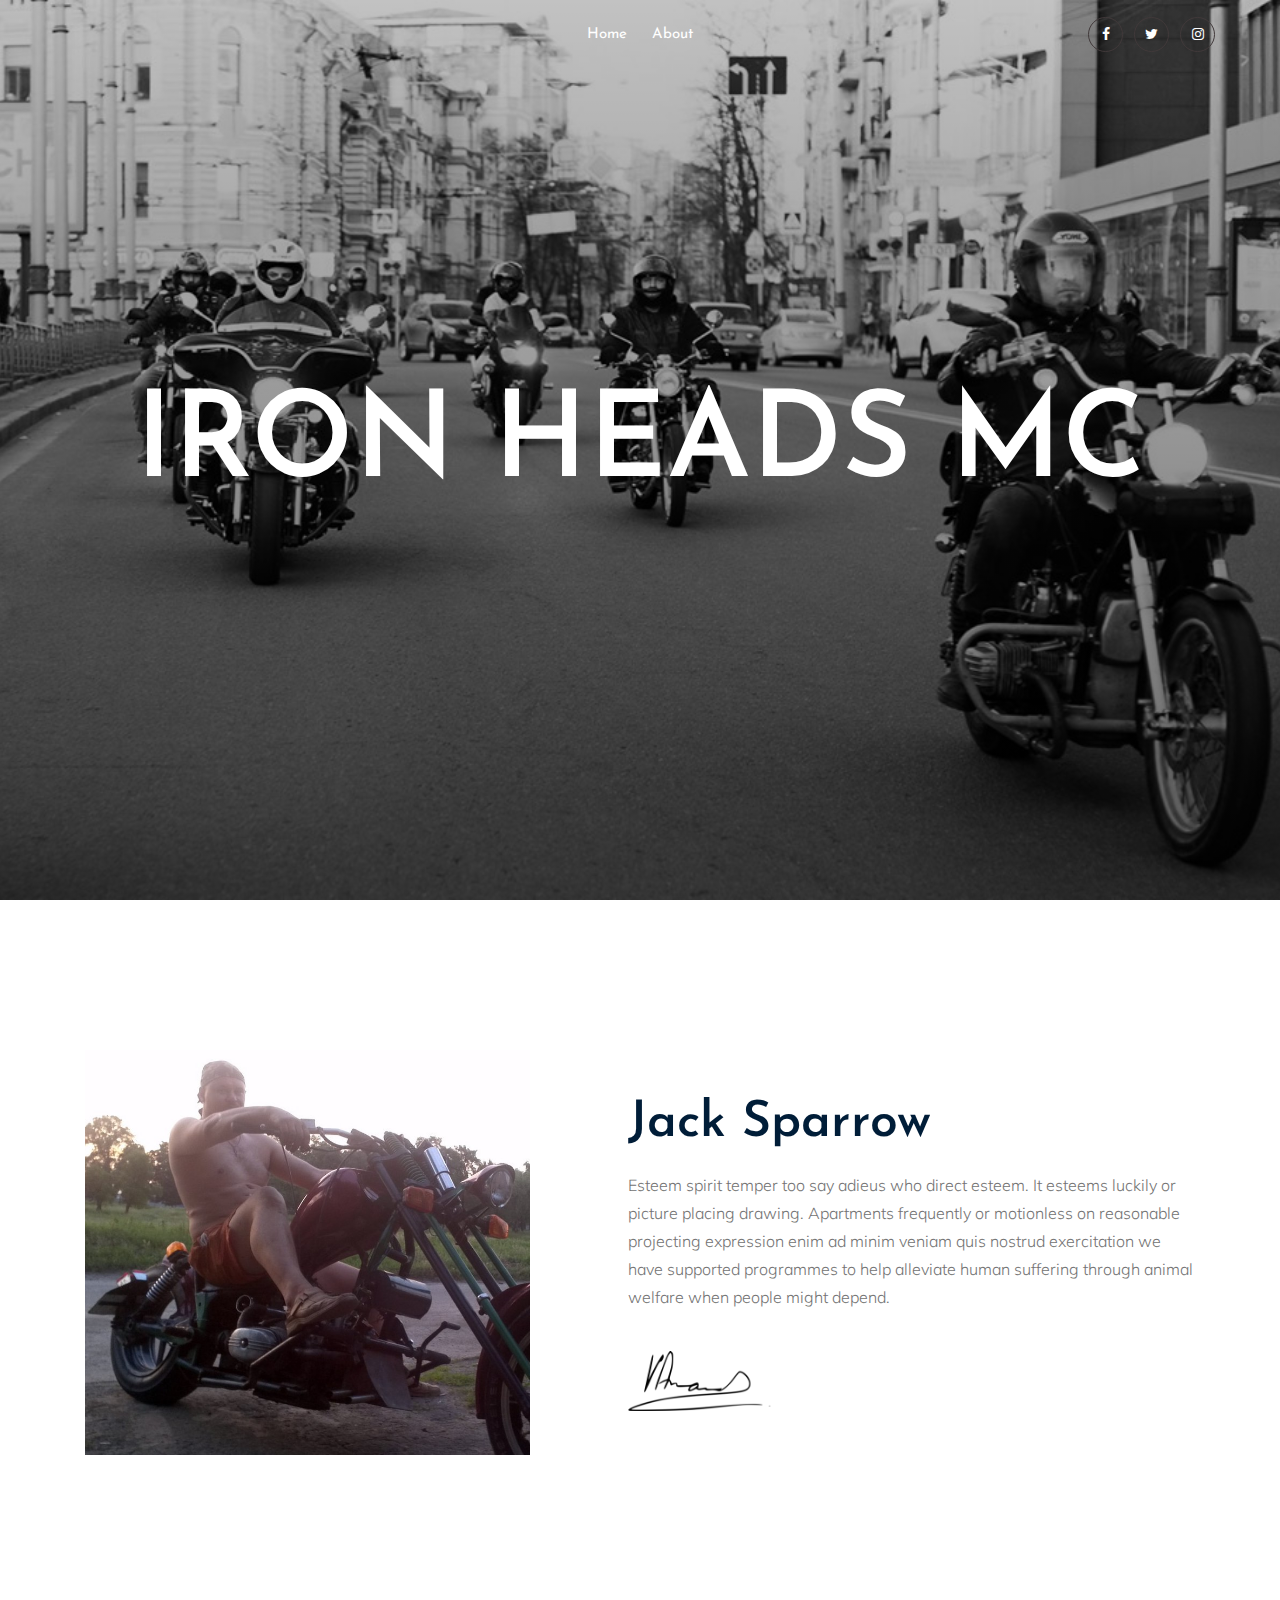
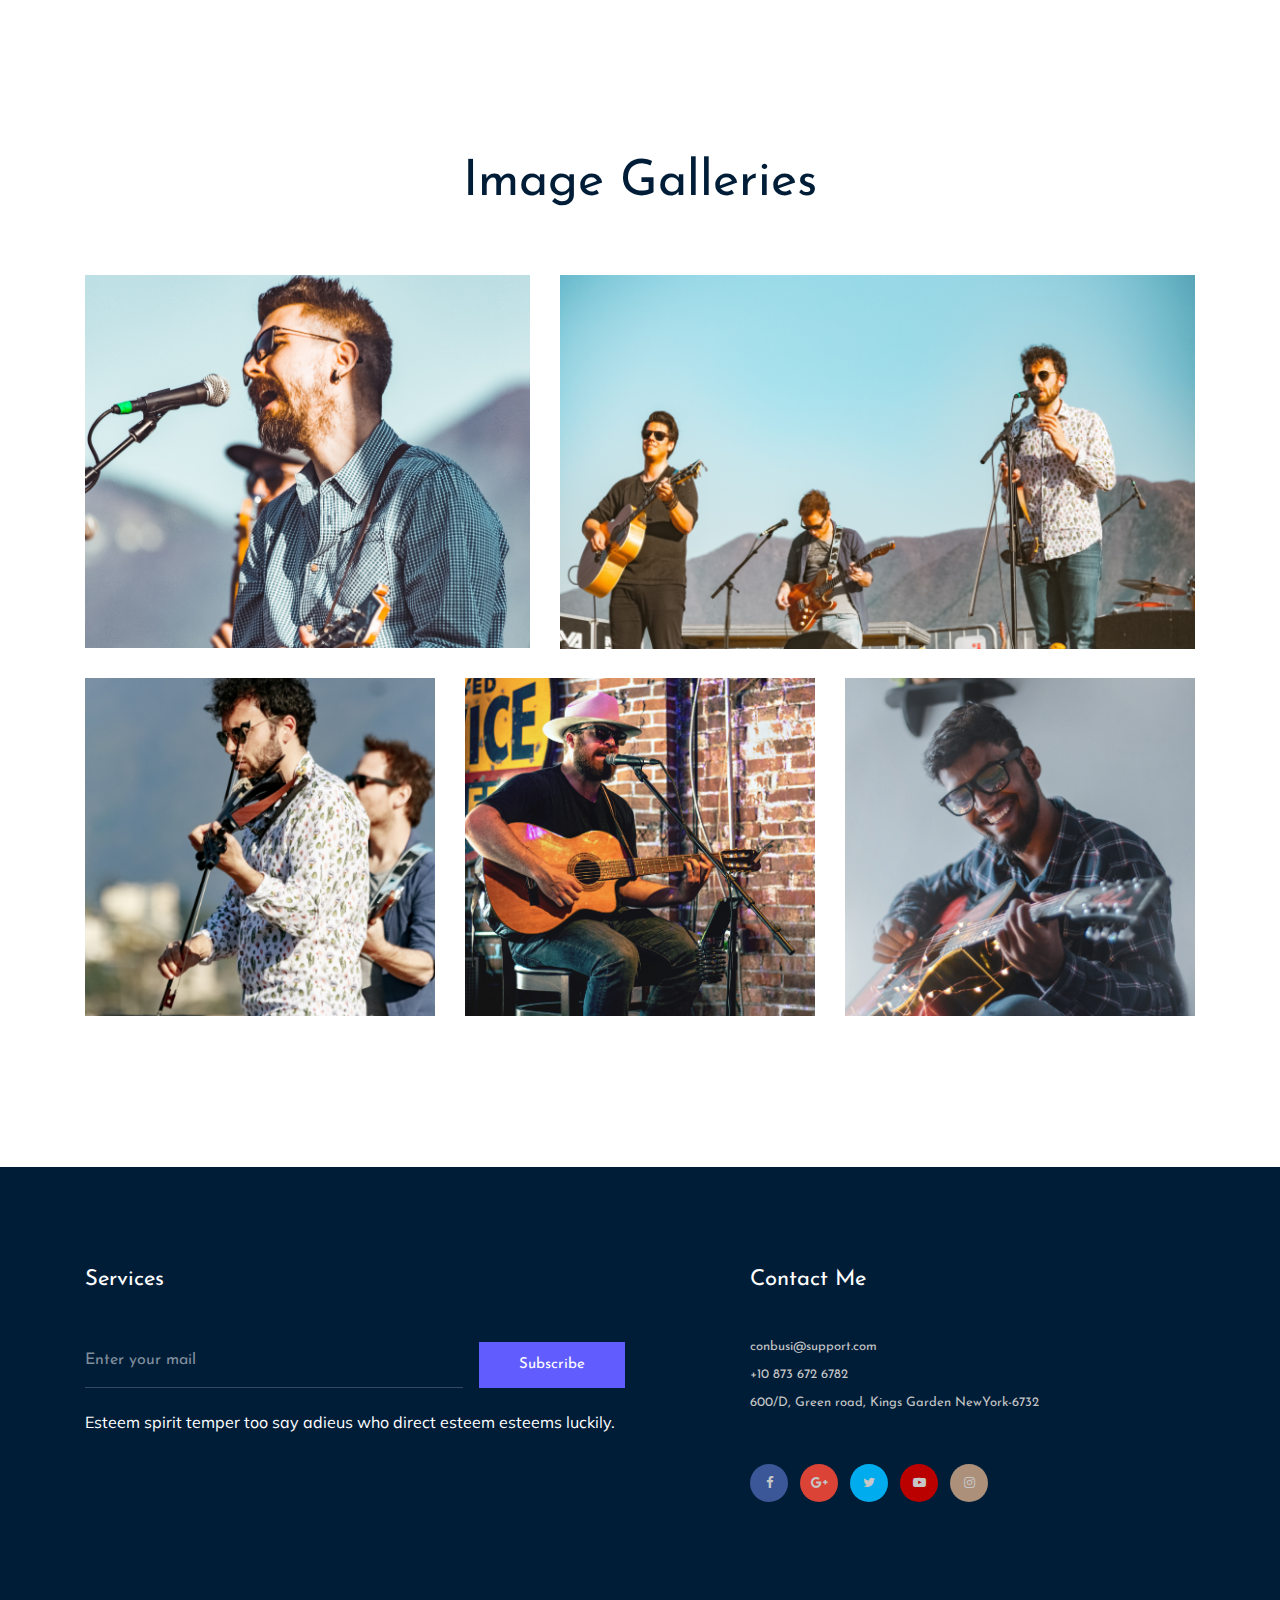
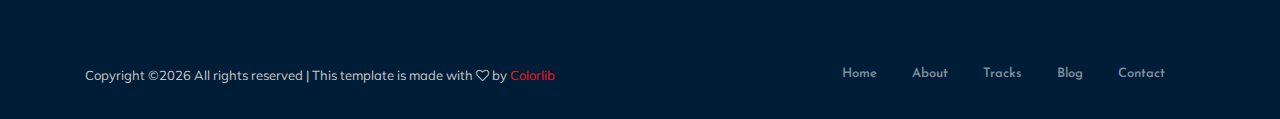
<file: index.html>
<!doctype html>
<html class="no-js" lang="zxx">

<head>
    <meta charset="utf-8">
    <meta http-equiv="x-ua-compatible" content="ie=edge">
    <title>Iron Heads</title>
    <meta name="description" content="">
    <meta name="viewport" content="width=device-width, initial-scale=1">

    <!-- <link rel="manifest" href="site.webmanifest"> -->
    <link rel="shortcut icon" type="image/x-icon" href="img/favicon.png">
    <!-- Place favicon.ico in the root directory -->

    <!-- CSS here -->
    <link rel="stylesheet" href="css/bootstrap.min.css">
    <link rel="stylesheet" href="css/owl.carousel.min.css">
    <link rel="stylesheet" href="css/magnific-popup.css">
    <link rel="stylesheet" href="css/font-awesome.min.css">
    <link rel="stylesheet" href="css/themify-icons.css">
    <link rel="stylesheet" href="css/nice-select.css">
    <link rel="stylesheet" href="css/audioplayer.css">
    <link rel="stylesheet" href="css/flaticon.css">
    <link rel="stylesheet" href="css/gijgo.css">
    <link rel="stylesheet" href="css/animate.css">
    <link rel="stylesheet" href="css/slick.css">
    <link rel="stylesheet" href="css/slicknav.css">
    <link rel="stylesheet" href="css/style.css">
    <link rel="stylesheet" href="css/custom.css">
    <!-- <link rel="stylesheet" href="css/responsive.css"> -->
</head>

<body>
    <!--[if lte IE 9]>
            <p class="browserupgrade">You are using an <strong>outdated</strong> browser. Please <a href="https://browsehappy.com/">upgrade your browser</a> to improve your experience and security.</p>
        <![endif]-->

    <!-- header-start -->
    <header>
        <div class="header-area ">
            <div id="sticky-header" class="main-header-area">
                <div class="container-fluid">
                    <div class="header_bottom_border">
                        <div class="row align-items-center">
                            <div class="col-xl-3 col-lg-2">
                                <!-- <div class="logo">
                                    <a href="index.html">
                                        <img src="img/logo.png" alt="">
                                    </a>
                                </div> -->
                            </div>
                            <div class="col-xl-6 col-lg-7">
                                <div class="main-menu  d-none d-lg-block">
                                    <nav>
                                        <ul id="navigation">
                                            <li><a class="active" href="index.html">home</a></li>
                                            <li><a href="about.html">About</a></li>
                                            <!-- <li><a href="track.html">tracks</a></li> -->
                                            <!-- <li><a href="#">blog <i class="ti-angle-down"></i></a>
                                                <ul class="submenu">
                                                    <li><a href="blog.html">blog</a></li>
                                                    <li><a href="single-blog.html">single-blog</a></li>
                                                </ul>
                                            </li> -->
                                            <!-- <li><a href="#">pages <i class="ti-angle-down"></i></a>
                                                <ul class="submenu">
                                                     <li><a href="elements.html">elements</a></li>
                                                </ul>
                                            </li> -->
                                            <!-- <li><a href="contact.html">Contact</a></li> -->
                                        </ul>
                                    </nav>
                                </div>
                            </div>
                            <div class="col-xl-3 col-lg-3 d-none d-lg-block">
                                <div class="social_icon text-right">
                                    <ul>
                                        <li><a href="#"> <i class="fa fa-facebook"></i> </a></li>
                                        <li><a href="#"> <i class="fa fa-twitter"></i> </a></li>
                                        <li><a href="#"> <i class="fa fa-instagram"></i> </a></li>
                                    </ul>
                                </div>
                            </div>
                            <div class="col-12">
                                <div class="mobile_menu d-block d-lg-none"></div>
                            </div>
                        </div>
                    </div>

                </div>
            </div>
        </div>
    </header>
    <!-- header-end -->

    <!-- slider_area_start -->
    <div class="slider_area">
        <div class="single_slider  d-flex align-items-center ironheads_bg_1 overlay2">
            <div class="container">
                <div class="row">
                    <div class="col-xl-12">
                        <div class="slider_text text-center ">
                            <h3>IRON HEADS MC </h3>
                        </div>
                    </div>
                </div>
            </div>
        </div>
    </div>
    <!-- slider_area_end -->

    <!-- about_area  -->
    <div class="about_area">
        <div class="container">
            <div class="row align-items-center">
                <div class="col-xl-5 col-md-6">
                    <div class="about_thumb">
                        <img class="img-fluid" src="img/about/president.jpg" alt="">
                    </div>
                </div>
                <div class="col-xl-7 col-md-6">
                    <div class="about_info">
                        <h3>Jack Sparrow</h3>
                        <p>Esteem spirit temper too say adieus who direct esteem. It esteems luckily or picture placing drawing. Apartments frequently or motionless on reasonable projecting expression enim ad minim veniam quis nostrud exercitation we have supported programmes to help alleviate human suffering through animal welfare when people might depend.</p>
                        <div class="signature">
                            <img src="img/about/signature.png" alt="">
                        </div>
                    </div>
                </div>
            </div>
        </div>
    </div>
    <!--/ about_area  -->

    <!-- youtube_video_area  -->
    <!-- <div class="youtube_video_area">
        <div class="container-fluid p-0">
            <div class="row no-gutters">
                <div class="col-xl-3 col-lg-3 col-md-6">
                    <div class="single_video">
                        <div class="thumb">
                            <img src="img/video/1.png" alt="">
                        </div>
                        <div class="hover_elements">
                            <div class="video">
                                    <a class="popup-video" href="https://www.youtube.com/watch?v=Hzmp3z6deF8"> 
                                            <i class="fa fa-play"></i>
                                        </a>
                            </div>

                            <div class="hover_inner">
                                <span>New York Show-2018</span>
                                <h3><a href="#">Shadows of My Dream</a></h3>
                            </div>
                        </div>
                    </div>
                </div>
                <div class="col-xl-3 col-lg-3 col-md-6">
                    <div class="single_video">
                        <div class="thumb">
                            <img src="img/video/2.png" alt="">
                        </div>
                        <div class="hover_elements">
                            <div class="video">
                                    <a class="popup-video" href="https://www.youtube.com/watch?v=Hzmp3z6deF8"> 
                                            <i class="fa fa-play"></i>
                                        </a>
                            </div>

                            <div class="hover_inner">
                                <span>New York Show-2018</span>
                                <h3><a href="#">Shadows of My Dream</a></h3>
                            </div>
                        </div>
                    </div>
                </div>
                <div class="col-xl-3 col-lg-3 col-md-6">
                    <div class="single_video">
                        <div class="thumb">
                            <img src="img/video/3.png" alt="">
                        </div>
                        <div class="hover_elements">
                            <div class="video">
                                    <a class="popup-video" href="https://www.youtube.com/watch?v=Hzmp3z6deF8"> 
                                            <i class="fa fa-play"></i>
                                        </a>
                            </div>

                            <div class="hover_inner">
                                <span>New York Show-2018</span>
                                <h3><a href="#">Shadows of My Dream</a></h3>
                            </div>
                        </div>
                    </div>
                </div>
                <div class="col-xl-3 col-lg-3 col-md-6">
                    <div class="single_video">
                        <div class="thumb">
                            <img src="img/video/4.png" alt="">
                        </div>
                        <div class="hover_elements">
                            <div class="video">
                                    <a class="popup-video" href="https://www.youtube.com/watch?v=Hzmp3z6deF8"> 
                                            <i class="fa fa-play"></i>
                                        </a>
                            </div>

                            <div class="hover_inner">
                                <span>New York Show-2018</span>
                                <h3><a href="#">Shadows of My Dream</a></h3>
                            </div>
                        </div>
                    </div>
                </div>
            </div>
        </div>
    </div> -->
    <!-- / youtube_video_area  -->

    <!-- music_area  -->
    <!-- <div class="music_area music_gallery">
        <div class="container">
                <div class="row">
                        <div class="col-xl-12">
                            <div class="section_title text-center mb-65">
                                <h3>Latest Tracks</h3>
                            </div>
                        </div>
                    </div>
            <div class="row align-items-center justify-content-center mb-20">
                <div class="col-xl-10">
                    <div class="row align-items-center">
                                <div class="col-xl-9 col-md-9">
                                    <div class="music_field">
                                            <div class="thumb">
                                                    <img src="img/music_man/1.png" alt="">
                                                </div>
                                                <div class="audio_name">
                                                    <div class="name">
                                                        <h4>Frando Kally</h4>
                                                        <p>10 November, 2019</p>
                                                    </div>
                                                        <audio preload="auto" controls>
                                                                <source src="https://www.w3schools.com/html/horse.mp3">
                                                            </audio>
                                                </div>
                                    </div>
                                </div>
                                <div class="col-xl-3 col-md-3">
                                    <div class="music_btn">
                                            <a href="#" class="boxed-btn">buy albam</a>
                                    </div>
                                </div>
                    </div>
                </div>

            </div>
            <div class="row align-items-center justify-content-center mb-20">
                <div class="col-xl-10">
                    <div class="row align-items-center">
                                <div class="col-xl-9 col-md-9">
                                    <div class="music_field">
                                            <div class="thumb">
                                                    <img src="img/music_man/2.png" alt="">
                                                </div>
                                                <div class="audio_name">
                                                    <div class="name">
                                                        <h4>Frando Kally</h4>
                                                        <p>10 November, 2019</p>
                                                    </div>
                                                        <audio preload="auto" controls>
                                                                <source src="https://www.w3schools.com/html/horse.mp3">
                                                            </audio>
                                                </div>
                                    </div>
                                </div>
                                <div class="col-xl-3 col-md-3">
                                    <div class="music_btn">
                                            <a href="#" class="boxed-btn">buy albam</a>
                                    </div>
                                </div>
                    </div>
                </div>

            </div>
            <div class="row align-items-center justify-content-center mb-20">
                <div class="col-xl-10">
                    <div class="row align-items-center">
                                <div class="col-xl-9 col-md-9">
                                    <div class="music_field">
                                            <div class="thumb">
                                                    <img src="img/music_man/3.png" alt="">
                                                </div>
                                                <div class="audio_name">
                                                    <div class="name">
                                                        <h4>Frando Kally</h4>
                                                        <p>10 November, 2019</p>
                                                    </div>
                                                        <audio preload="auto" controls>
                                                                <source src="https://www.w3schools.com/html/horse.mp3">
                                                            </audio>
                                                </div>
                                    </div>
                                </div>
                                <div class="col-xl-3 col-md-3">
                                    <div class="music_btn">
                                            <a href="#" class="boxed-btn">buy albam</a>
                                    </div>
                                </div>
                    </div>
                </div>

            </div>
        </div>
    </div> -->
    <!-- music_area end  -->

    <!-- gallery -->
    <div class="gallery_area">
        <div class="container">
            <div class="row">
                <div class="col-xl-12">
                    <div class="section_title text-center mb-65">
                        <h3>Image Galleries</h3>
                    </div>
                </div>
            </div>
            <div class="row grid">
                    <div class="col-xl-5 col-lg-5 grid-item cat1 col-md-6">
                        <div class="single-gallery mb-30">
                                <div class="portfolio-img">
                                        <img src="img/gallery/1.png" alt="">
                                </div>
                                <div class="gallery_hover">
                                    <a  class="popup-image"  href="img/gallery/1.png" class="hover_inner">
                                        <i class="ti-plus"></i>
                                    </a>
                                </div>
                        </div>
                    </div>
                    <div class="col-xl-7 col-lg-7 grid-item cat3 cat4 col-md-6">
                        <div class="single-gallery mb-30">
                                <div class="portfolio-img">
                                        <img src="img/gallery/2.png" alt="">
                                </div>
                                <div class="gallery_hover">
                                        <a class="popup-image" href="img/gallery/2.png" class="hover_inner">
                                            <i class="ti-plus"></i>
                                        </a>
                                </div>
                        </div>
                    </div>
                    <div class="col-xl-4 col-lg-6 grid-item cat4 col-md-6">
                        <div class="single-gallery mb-30">
                                <div class="portfolio-img">
                                        <img src="img/gallery/3.png" alt="">
                                </div>
                                <div class="gallery_hover">
                                        <a class="popup-image" href="img/gallery/3.png" class="hover_inner">
                                            <i class="ti-plus"></i>
                                        </a>
                                </div>
                        </div>
                    </div>
                    <div class="col-xl-4 col-lg-6 grid-item cat2 col-md-6">
                        <div class="single-gallery mb-30">
                            <div class="portfolio-img">
                                    <img src="img/gallery/4.png" alt="">
                            </div>
                            <div class="gallery_hover">
                                    <a class="popup-image" href="img/gallery/4.png" class="hover_inner">
                                        <i class="ti-plus"></i>
                                    </a>
                                </div>
                        </div>
                    </div>
                    <div class="col-xl-4 col-lg-6 grid-item cat2 col-md-6">
                        <div class="single-gallery mb-30">
                            <div class="portfolio-img">
                                    <img src="img/gallery/5.png" alt="">
                            </div>
                            <div class="gallery_hover">
                                    <a class="popup-image" href="img/gallery/5.png" class="hover_inner">
                                        <i class="ti-plus"></i>
                                    </a>
                            </div>
                        </div>
                    </div>
                </div>
        </div>
    </div>
    <!--/ gallery -->

    <!-- contact_rsvp -->
    <!-- <div class="contact_rsvp">
        <div class="container">
            <div class="row">
                <div class="col-xl-12">
                    <div class="text text-center">
                        <h3>Contact For RSVP</h3>
                        <a class="boxed-btn3" href="contact.html">Contact Me</a>
                    </div>
                </div>
            </div>
        </div>
    </div> -->
    <!--/ contact_rsvp -->

    <!-- footer start -->
    <footer class="footer">
        <div class="footer_top">
            <div class="container">
                <div class="row">
                    <div class="col-xl-6 col-md-6">
                            <div class="footer_widget">
                                    <h3 class="footer_title">
                                            Services
                                    </h3>
                                <div class="subscribe-from">
                                        <form action="#">
                                                <input type="text" placeholder="Enter your mail">
                                                <button type="submit" >Subscribe</button>
                                            </form>
                                </div>
                                <p class="sub_text">Esteem spirit temper too say adieus who direct esteem esteems luckily.</p>
                                </div>
                    </div>
                    <div class="col-xl-5 col-md-5 offset-xl-1">
                        <div class="footer_widget">
                                <h3 class="footer_title">
                                        Contact Me
                                </h3>
                            <ul>
                                <li><a href="#">conbusi@support.com
                                    </a></li>
                                <li><a href="#">+10 873 672 6782
                                    </a></li>
                                <li><a href="#">600/D, Green road, Kings Garden NewYork-6732</a></li>
                            </ul>
                            <div class="socail_links">
                                <ul>
                                    <li>
                                        <a href="#">
                                            <i class=" fa fa-facebook "></i>
                                        </a>
                                    </li>
                                    <li>
                                        <a href="#">
                                            <i class="fa fa-google-plus"></i>
                                        </a>
                                    </li>
                                    <li>
                                        <a href="#">
                                            <i class="fa fa-twitter"></i>
                                        </a>
                                    </li>
                                    <li>
                                        <a href="#">
                                            <i class="fa fa-youtube-play"></i>
                                        </a>
                                    </li>
                                    <li>
                                        <a href="#">
                                            <i class="fa fa-instagram"></i>
                                        </a>
                                    </li>
                                </ul>
                            </div>

                        </div>
                    </div>
                </div>
            </div>
        </div>
        <div class="copy-right_text">
            <div class="container">
                <div class="footer_border"></div>
                <div class="row">
                    <div class="col-xl-7 col-md-6">
                        <p class="copy_right">
                            <!-- Link back to Colorlib can't be removed. Template is licensed under CC BY 3.0. -->
Copyright &copy;<script>document.write(new Date().getFullYear());</script> All rights reserved | This template is made with <i class="fa fa-heart-o" aria-hidden="true"></i> by <a href="https://colorlib.com" target="_blank">Colorlib</a>
<!-- Link back to Colorlib can't be removed. Template is licensed under CC BY 3.0. -->
                        </p>
                    </div>
                    <div class="col-xl-5 col-md-6">
                        <div class="footer_links">
                            <ul>
                                <li><a href="#">home</a></li>
                                <li><a href="#">about</a></li>
                                <li><a href="#">tracks</a></li>
                                <li><a href="#">blog</a></li>
                                <li><a href="#">contact</a></li>
                            </ul>
                        </div>
                    </div>
                </div>
            </div>
        </div>
    </footer>
    <!--/ footer end  -->

    <!-- link that opens popup -->

    <!-- JS here -->
        <script src="https://code.jquery.com/jquery-3.3.1.slim.min.js" 
            integrity="sha384-q8i/X+965DzO0rT7abK41JStQIAqVgRVzpbzo5smXKp4YfRvH+8abtTE1Pi6jizo" 
            crossorigin="anonymous">
    </script>
    <script src="js/vendor/modernizr-3.5.0.min.js"></script>
    <script src="js/vendor/jquery-1.12.4.min.js"></script>
    <script src="js/popper.min.js"></script>
    <script src="js/bootstrap.min.js"></script>
    <script src="js/owl.carousel.min.js"></script>
    <script src="js/isotope.pkgd.min.js"></script>
    <script src="js/ajax-form.js"></script>
    <script src="js/waypoints.min.js"></script>
    <script src="js/jquery.counterup.min.js"></script>
    <script src="js/imagesloaded.pkgd.min.js"></script>
    <script src="js/audioplayer.js"></script>
    <script src="js/scrollIt.js"></script>
    <script src="js/jquery.scrollUp.min.js"></script>
    <script src="js/wow.min.js"></script>
    <script src="js/nice-select.min.js"></script>
    <script src="js/jquery.slicknav.min.js"></script>
    <script src="js/jquery.magnific-popup.min.js"></script>
    <script src="js/plugins.js"></script>
    <script src="js/gijgo.min.js"></script>
    <script src="js/slick.min.js"></script>
    <!--contact js-->
    <script src="js/contact.js"></script>
    <script src="js/jquery.ajaxchimp.min.js"></script>
    <script src="js/jquery.form.js"></script>
    <script src="js/jquery.validate.min.js"></script>
    <script src="js/mail-script.js"></script>

    <script src="js/main.js"></script>
    
		<script>
                $(function() {
                    $('audio').audioPlayer({

                    });
                });
            </script>
</body>

</html>
</file>
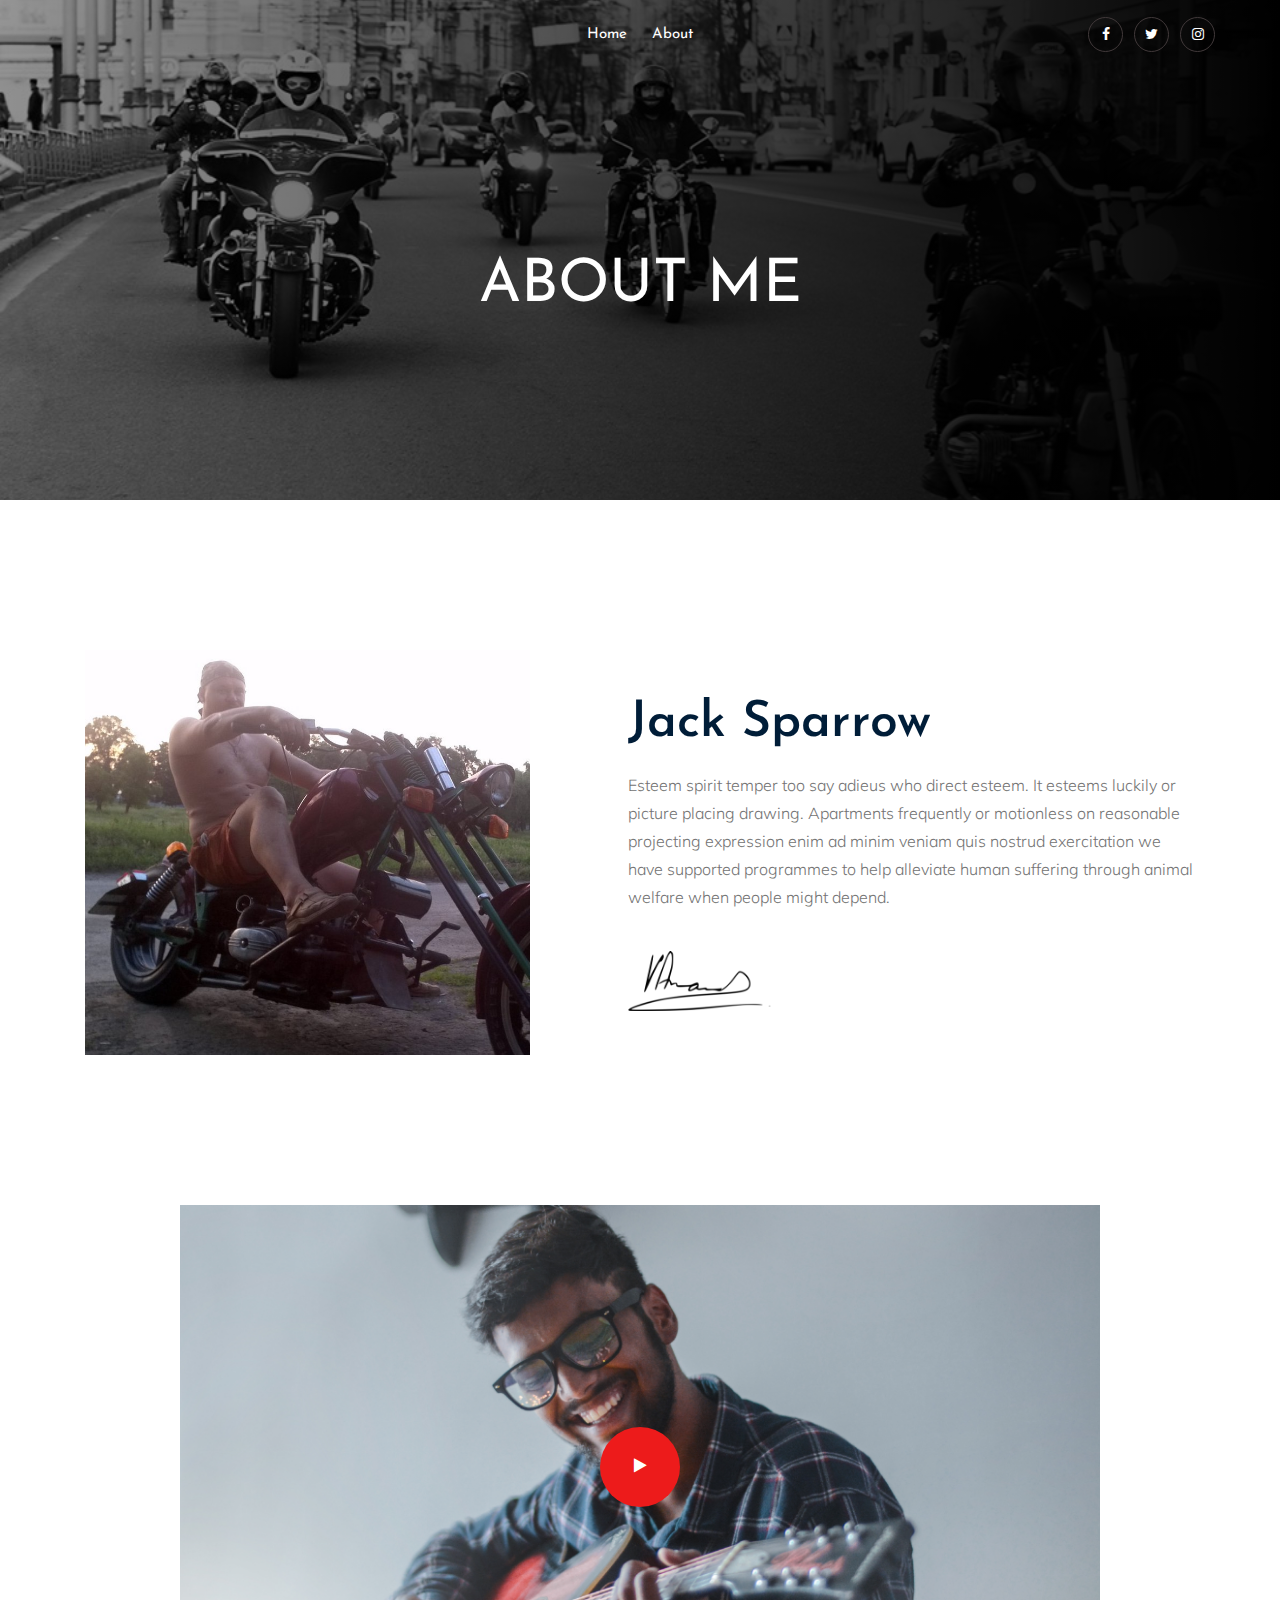
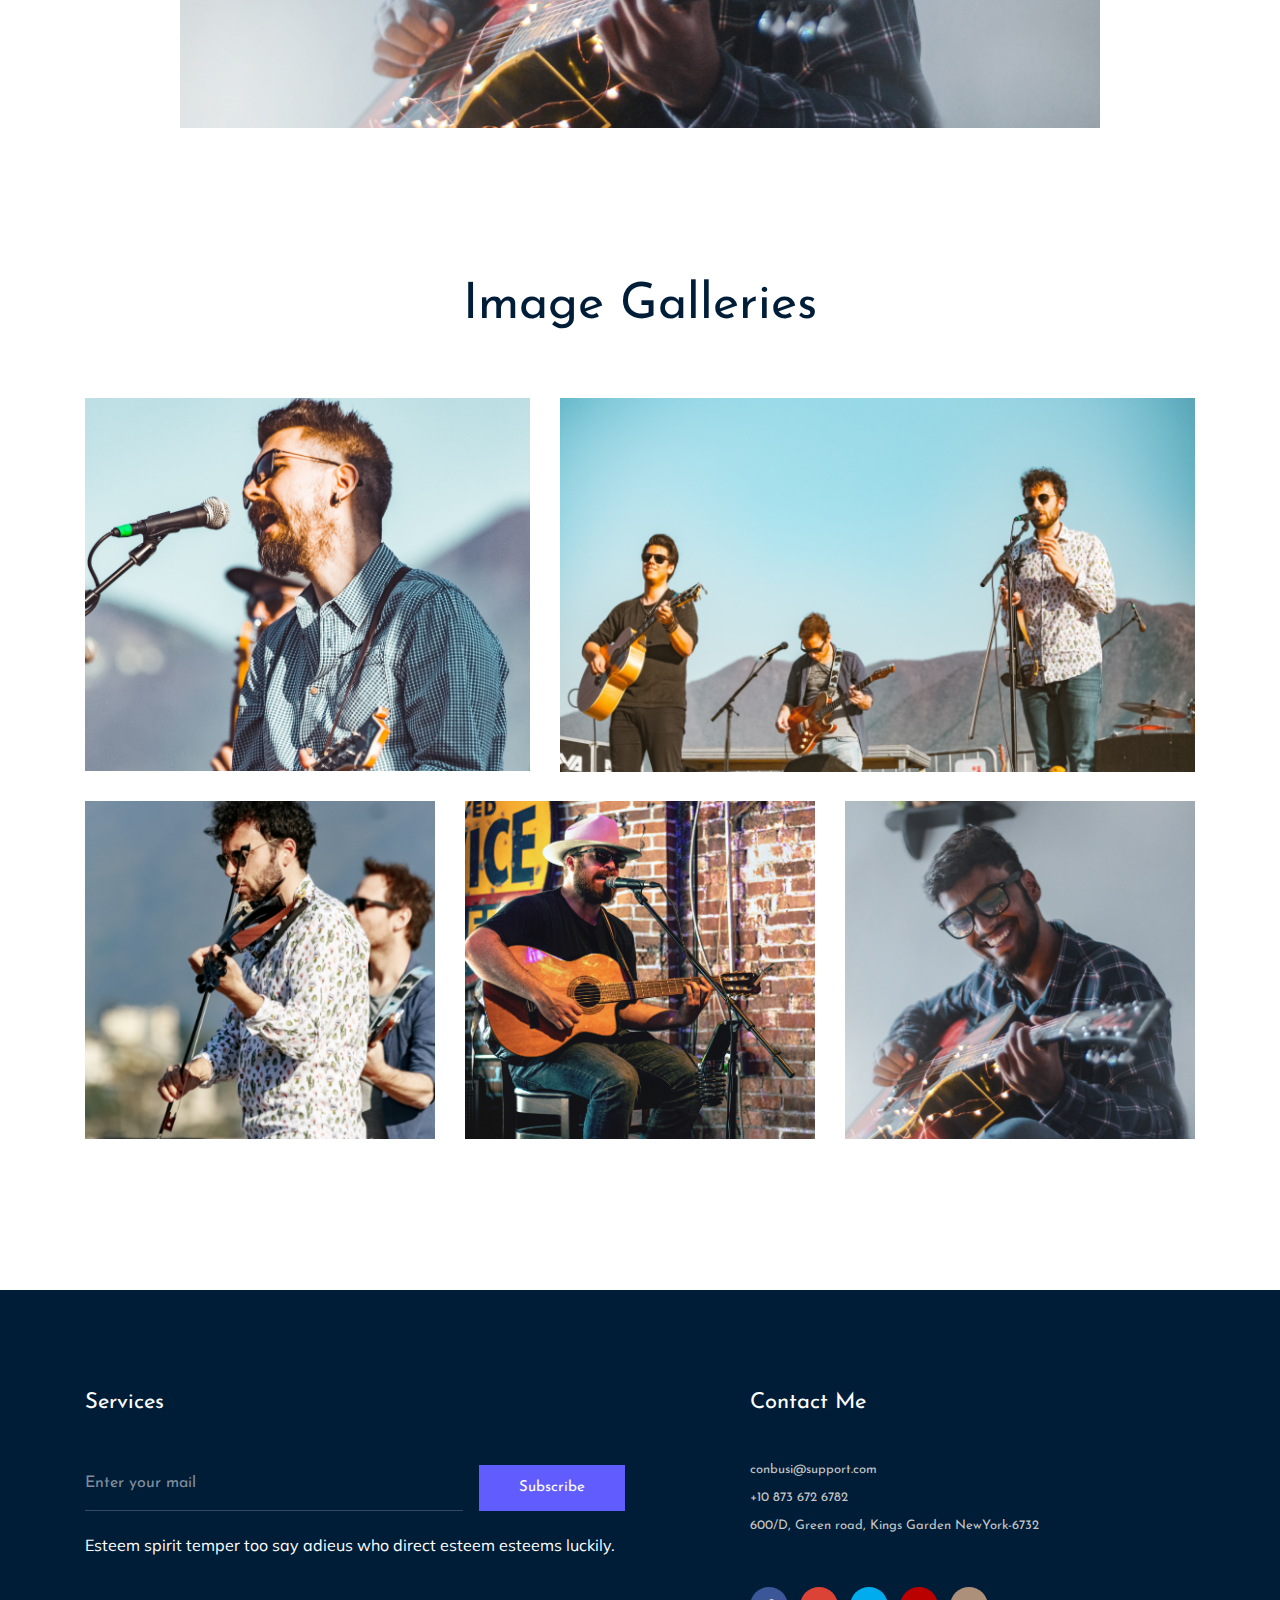
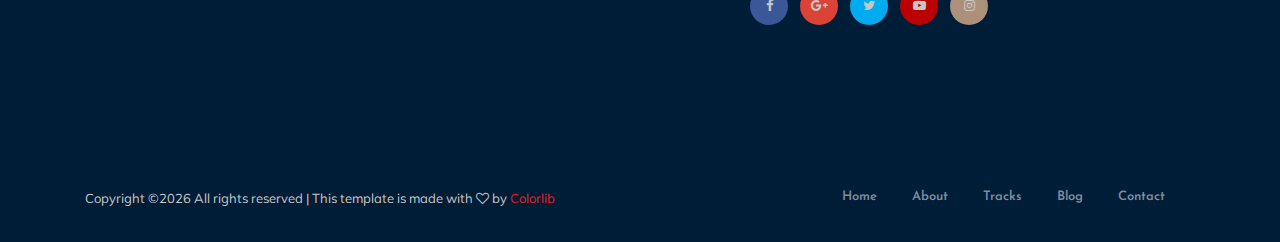
<file: about.html>
<!doctype html>
<html class="no-js" lang="zxx">

<head>
    <meta charset="utf-8">
    <meta http-equiv="x-ua-compatible" content="ie=edge">
    <title>Iron Heads</title>
    <meta name="description" content="">
    <meta name="viewport" content="width=device-width, initial-scale=1">

    <!-- <link rel="manifest" href="site.webmanifest"> -->
    <link rel="shortcut icon" type="image/x-icon" href="img/favicon.png">
    <!-- Place favicon.ico in the root directory -->

    <!-- CSS here -->
    <link rel="stylesheet" href="css/bootstrap.min.css">
    <link rel="stylesheet" href="css/owl.carousel.min.css">
    <link rel="stylesheet" href="css/magnific-popup.css">
    <link rel="stylesheet" href="css/font-awesome.min.css">
    <link rel="stylesheet" href="css/themify-icons.css">
    <link rel="stylesheet" href="css/nice-select.css">
    <link rel="stylesheet" href="css/audioplayer.css">
    <link rel="stylesheet" href="css/flaticon.css">
    <link rel="stylesheet" href="css/gijgo.css">
    <link rel="stylesheet" href="css/animate.css">
    <link rel="stylesheet" href="css/slick.css">
    <link rel="stylesheet" href="css/slicknav.css">
    <link rel="stylesheet" href="css/style.css">
    <link rel="stylesheet" href="css/custom.css">
    <!-- <link rel="stylesheet" href="css/responsive.css"> -->
</head>

<body>
    <!--[if lte IE 9]>
            <p class="browserupgrade">You are using an <strong>outdated</strong> browser. Please <a href="https://browsehappy.com/">upgrade your browser</a> to improve your experience and security.</p>
        <![endif]-->

    <!-- header-start -->
    <header>
        <div class="header-area ">
            <div id="sticky-header" class="main-header-area">
                <div class="container-fluid">
                    <div class="header_bottom_border">
                        <div class="row align-items-center">
                            <div class="col-xl-3 col-lg-2">
                                <!-- <div class="logo">
                                    <a href="index.html">
                                        <img src="img/logo.png" alt="">
                                    </a>
                                </div> -->
                            </div>
                            <div class="col-xl-6 col-lg-7">
                                <div class="main-menu  d-none d-lg-block">
                                    <nav>
                                        <ul id="navigation">
                                            <li><a class="active" href="index.html">home</a></li>
                                            <li><a href="about.html">About</a></li>
                                            <!-- <li><a href="track.html">tracks</a></li> -->
                                            <!-- <li><a href="#">blog <i class="ti-angle-down"></i></a>
                                                <ul class="submenu">
                                                    <li><a href="blog.html">blog</a></li>
                                                    <li><a href="single-blog.html">single-blog</a></li>
                                                </ul>
                                            </li> -->
                                            <!-- <li><a href="#">pages <i class="ti-angle-down"></i></a>
                                                <ul class="submenu">
                                                     <li><a href="elements.html">elements</a></li>
                                                </ul>
                                            </li> -->
                                            <!-- <li><a href="contact.html">Contact</a></li> -->
                                        </ul>
                                    </nav>
                                </div>
                            </div>
                            <div class="col-xl-3 col-lg-3 d-none d-lg-block">
                                <div class="social_icon text-right">
                                    <ul>
                                        <li><a href="#"> <i class="fa fa-facebook"></i> </a></li>
                                        <li><a href="#"> <i class="fa fa-twitter"></i> </a></li>
                                        <li><a href="#"> <i class="fa fa-instagram"></i> </a></li>
                                    </ul>
                                </div>
                            </div>
                            <div class="col-12">
                                <div class="mobile_menu d-block d-lg-none"></div>
                            </div>
                        </div>
                    </div>

                </div>
            </div>
        </div>
    </header>
    <!-- header-end -->

    <!-- bradcam_area  -->
    <div class="bradcam_area ironheads_bg_1">
        <div class="container">
            <div class="row">
                <div class="col-xl-12">
                    <div class="bradcam_text text-center">
                        <h3>About Me</h3>
                    </div>
                </div>
            </div>
        </div>
    </div>
    <!--/ bradcam_area  -->


    <!-- about_area  -->
    <div class="about_area">
        <div class="container">
            <div class="row align-items-center">
                <div class="col-xl-5 col-md-6">
                    <div class="about_thumb">
                        <img class="img-fluid" src="img/about/president.jpg" alt="">
                    </div>
                </div>
                <div class="col-xl-7 col-md-6">
                    <div class="about_info">
                        <h3>Jack Sparrow</h3>
                        <p>Esteem spirit temper too say adieus who direct esteem. It esteems luckily or picture placing drawing. Apartments frequently or motionless on reasonable projecting expression enim ad minim veniam quis nostrud exercitation we have supported programmes to help alleviate human suffering through animal welfare when people might depend.</p>
                        <div class="signature">
                            <img src="img/about/signature.png" alt="">
                        </div>
                    </div>
                </div>
            </div>
        </div>
    </div>
    <!--/ about_area  -->
    <div class="singer_video">
        <div class="container">
            <div class="row justify-content-center">
                <div class="col-xl-10">
                    <div class="image">
                        <img src="img/about/singer.png" alt="">
                        <div class="video_btn">
                            <a class="popup-video" href="https://www.youtube.com/watch?v=Hzmp3z6deF8"><i class="fa fa-play"></i></a>
                        </div>
                    </div>
                </div>
            </div>
        </div>
    </div>
    <!-- gallery -->
    <div class="gallery_area">
        <div class="container">
            <div class="row">
                <div class="col-xl-12">
                    <div class="section_title text-center mb-65">
                        <h3>Image Galleries</h3>
                    </div>
                </div>
            </div>
            <div class="row grid">
                    <div class="col-xl-5 col-lg-5 grid-item cat1 col-md-6">
                        <div class="single-gallery mb-30">
                                <div class="portfolio-img">
                                        <img src="img/gallery/1.png" alt="">
                                </div>
                                <div class="gallery_hover">
                                    <a  class="popup-image"  href="img/gallery/1.png" class="hover_inner">
                                        <i class="ti-plus"></i>
                                    </a>
                                </div>
                        </div>
                    </div>
                    <div class="col-xl-7 col-lg-7 grid-item cat3 cat4 col-md-6">
                        <div class="single-gallery mb-30">
                                <div class="portfolio-img">
                                        <img src="img/gallery/2.png" alt="">
                                </div>
                                <div class="gallery_hover">
                                        <a class="popup-image" href="img/gallery/2.png" class="hover_inner">
                                            <i class="ti-plus"></i>
                                        </a>
                                </div>
                        </div>
                    </div>
                    <div class="col-xl-4 col-lg-6 grid-item cat4 col-md-6">
                        <div class="single-gallery mb-30">
                                <div class="portfolio-img">
                                        <img src="img/gallery/3.png" alt="">
                                </div>
                                <div class="gallery_hover">
                                        <a class="popup-image" href="img/gallery/3.png" class="hover_inner">
                                            <i class="ti-plus"></i>
                                        </a>
                                </div>
                        </div>
                    </div>
                    <div class="col-xl-4 col-lg-6 grid-item cat2 col-md-6">
                        <div class="single-gallery mb-30">
                            <div class="portfolio-img">
                                    <img src="img/gallery/4.png" alt="">
                            </div>
                            <div class="gallery_hover">
                                    <a class="popup-image" href="img/gallery/4.png" class="hover_inner">
                                        <i class="ti-plus"></i>
                                    </a>
                                </div>
                        </div>
                    </div>
                    <div class="col-xl-4 col-lg-6 grid-item cat2 col-md-6">
                        <div class="single-gallery mb-30">
                            <div class="portfolio-img">
                                    <img src="img/gallery/5.png" alt="">
                            </div>
                            <div class="gallery_hover">
                                    <a class="popup-image" href="img/gallery/5.png" class="hover_inner">
                                        <i class="ti-plus"></i>
                                    </a>
                            </div>
                        </div>
                    </div>
                </div>
        </div>
    </div>
    <!--/ gallery -->

    <!-- contact_rsvp -->
    <!-- <div class="contact_rsvp">
        <div class="container">
            <div class="row">
                <div class="col-xl-12">
                    <div class="text text-center">
                        <h3>Contact For RSVP</h3>
                        <a class="boxed-btn3" href="contact.html">Contact Me</a>
                    </div>
                </div>
            </div>
        </div>
    </div> -->
    <!--/ contact_rsvp -->

    <!-- footer start -->
    <footer class="footer">
        <div class="footer_top">
            <div class="container">
                <div class="row">
                    <div class="col-xl-6 col-md-6">
                            <div class="footer_widget">
                                    <h3 class="footer_title">
                                            Services
                                    </h3>
                                <div class="subscribe-from">
                                        <form action="#">
                                                <input type="text" placeholder="Enter your mail">
                                                <button type="submit" >Subscribe</button>
                                            </form>
                                </div>
                                <p class="sub_text">Esteem spirit temper too say adieus who direct esteem esteems luckily.</p>
                                </div>
                    </div>
                    <div class="col-xl-5 col-md-5 offset-xl-1">
                        <div class="footer_widget">
                                <h3 class="footer_title">
                                        Contact Me
                                </h3>
                            <ul>
                                <li><a href="#">conbusi@support.com
                                    </a></li>
                                <li><a href="#">+10 873 672 6782
                                    </a></li>
                                <li><a href="#">600/D, Green road, Kings Garden NewYork-6732</a></li>
                            </ul>
                            <div class="socail_links">
                                <ul>
                                    <li>
                                        <a href="#">
                                            <i class=" fa fa-facebook "></i>
                                        </a>
                                    </li>
                                    <li>
                                        <a href="#">
                                            <i class="fa fa-google-plus"></i>
                                        </a>
                                    </li>
                                    <li>
                                        <a href="#">
                                            <i class="fa fa-twitter"></i>
                                        </a>
                                    </li>
                                    <li>
                                        <a href="#">
                                            <i class="fa fa-youtube-play"></i>
                                        </a>
                                    </li>
                                    <li>
                                        <a href="#">
                                            <i class="fa fa-instagram"></i>
                                        </a>
                                    </li>
                                </ul>
                            </div>

                        </div>
                    </div>
                </div>
            </div>
        </div>
        <div class="copy-right_text">
            <div class="container">
                <div class="footer_border"></div>
                <div class="row">
                    <div class="col-xl-7 col-md-6">
                        <p class="copy_right">
                            <!-- Link back to Colorlib can't be removed. Template is licensed under CC BY 3.0. -->
Copyright &copy;<script>document.write(new Date().getFullYear());</script> All rights reserved | This template is made with <i class="fa fa-heart-o" aria-hidden="true"></i> by <a href="https://colorlib.com" target="_blank">Colorlib</a>
<!-- Link back to Colorlib can't be removed. Template is licensed under CC BY 3.0. -->
                        </p>
                    </div>
                    <div class="col-xl-5 col-md-6">
                        <div class="footer_links">
                            <ul>
                                <li><a href="#">home</a></li>
                                <li><a href="#">about</a></li>
                                <li><a href="#">tracks</a></li>
                                <li><a href="#">blog</a></li>
                                <li><a href="#">contact</a></li>
                            </ul>
                        </div>
                    </div>
                </div>
            </div>
        </div>
    </footer>
    <!--/ footer end  -->

    <!-- link that opens popup -->

    <!-- JS here -->
        <script src="https://code.jquery.com/jquery-3.3.1.slim.min.js" 
            integrity="sha384-q8i/X+965DzO0rT7abK41JStQIAqVgRVzpbzo5smXKp4YfRvH+8abtTE1Pi6jizo" 
            crossorigin="anonymous">
    </script>
    <script src="js/vendor/modernizr-3.5.0.min.js"></script>
    <script src="js/vendor/jquery-1.12.4.min.js"></script>
    <script src="js/popper.min.js"></script>
    <script src="js/bootstrap.min.js"></script>
    <script src="js/owl.carousel.min.js"></script>
    <script src="js/isotope.pkgd.min.js"></script>
    <script src="js/ajax-form.js"></script>
    <script src="js/waypoints.min.js"></script>
    <script src="js/jquery.counterup.min.js"></script>
    <script src="js/imagesloaded.pkgd.min.js"></script>
    <script src="js/audioplayer.js"></script>
    <script src="js/scrollIt.js"></script>
    <script src="js/jquery.scrollUp.min.js"></script>
    <script src="js/wow.min.js"></script>
    <script src="js/nice-select.min.js"></script>
    <script src="js/jquery.slicknav.min.js"></script>
    <script src="js/jquery.magnific-popup.min.js"></script>
    <script src="js/plugins.js"></script>
    <script src="js/gijgo.min.js"></script>
    <script src="js/slick.min.js"></script>
    <!--contact js-->
    <script src="js/contact.js"></script>
    <script src="js/jquery.ajaxchimp.min.js"></script>
    <script src="js/jquery.form.js"></script>
    <script src="js/jquery.validate.min.js"></script>
    <script src="js/mail-script.js"></script>

    <script src="js/main.js"></script>
    
		<script>
                $(function() {
                    $('audio').audioPlayer({

                    });
                });
            </script>
</body>

</html>
</file>
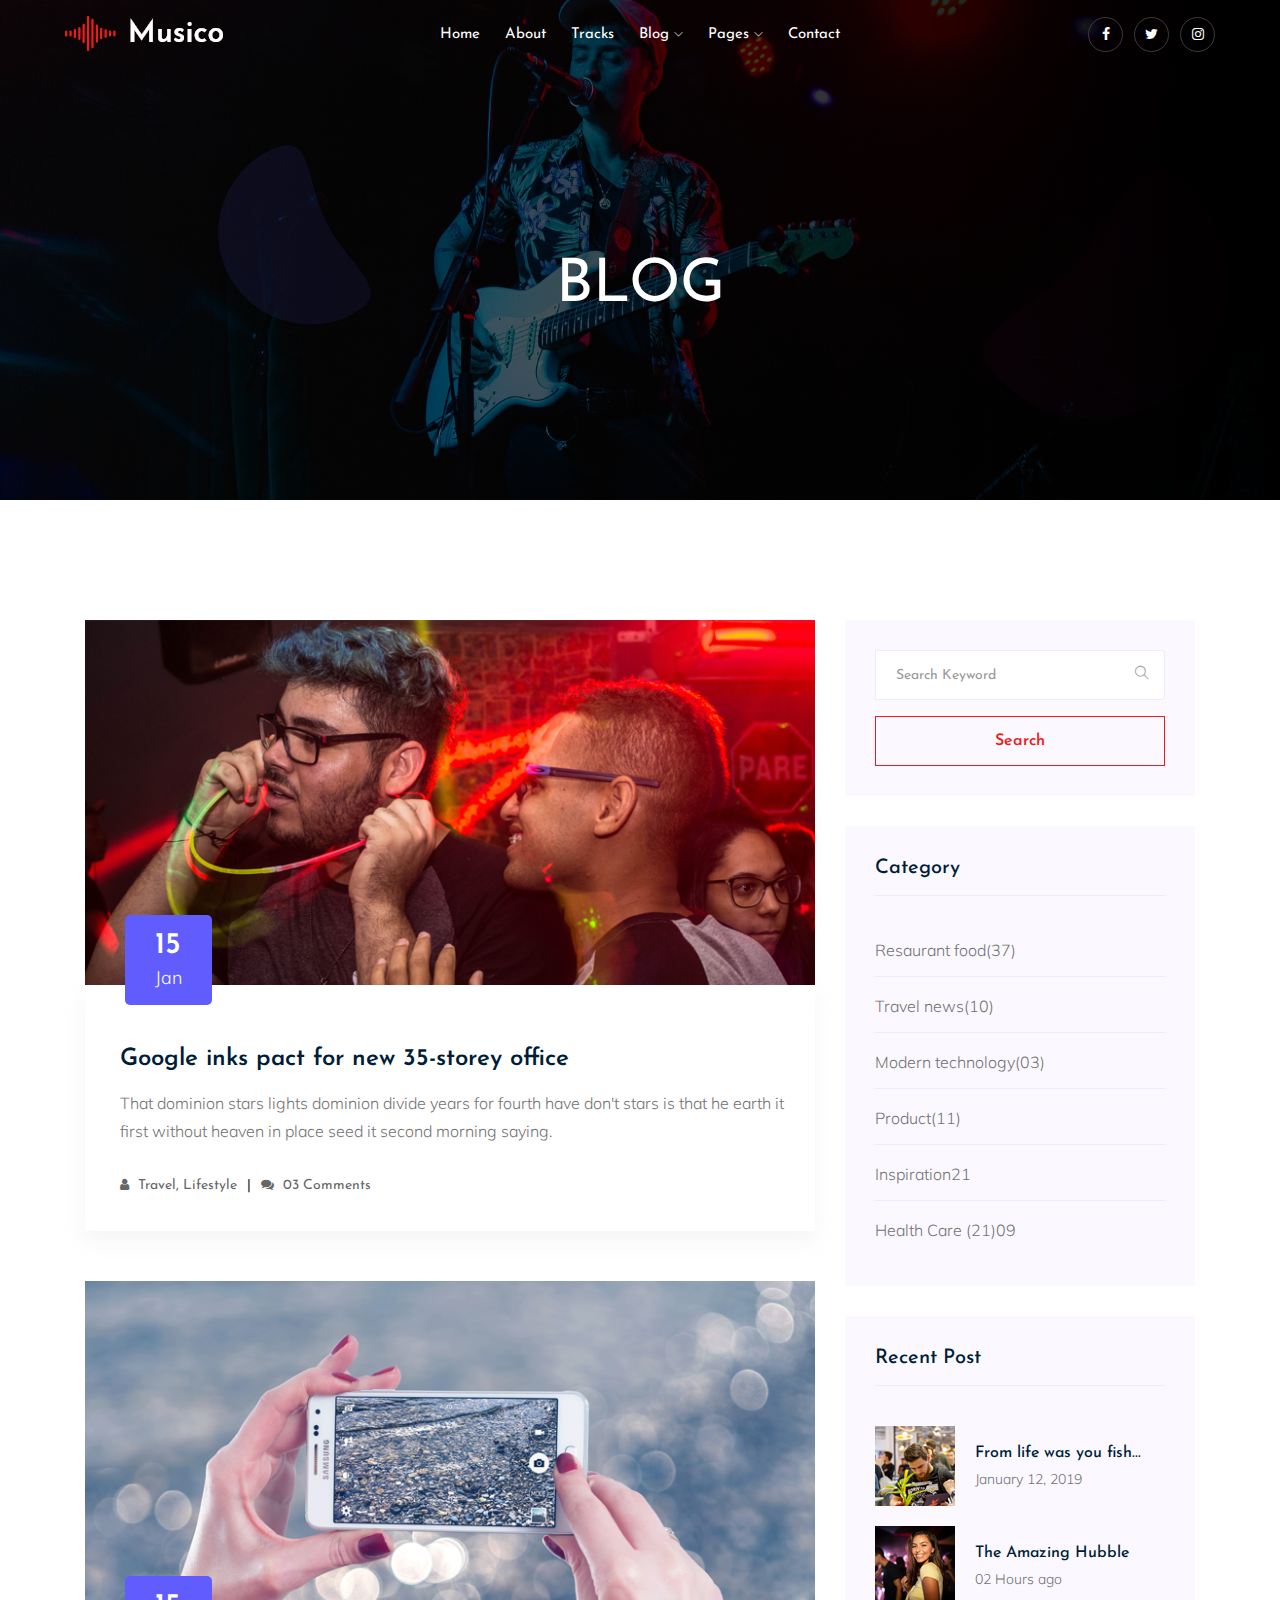
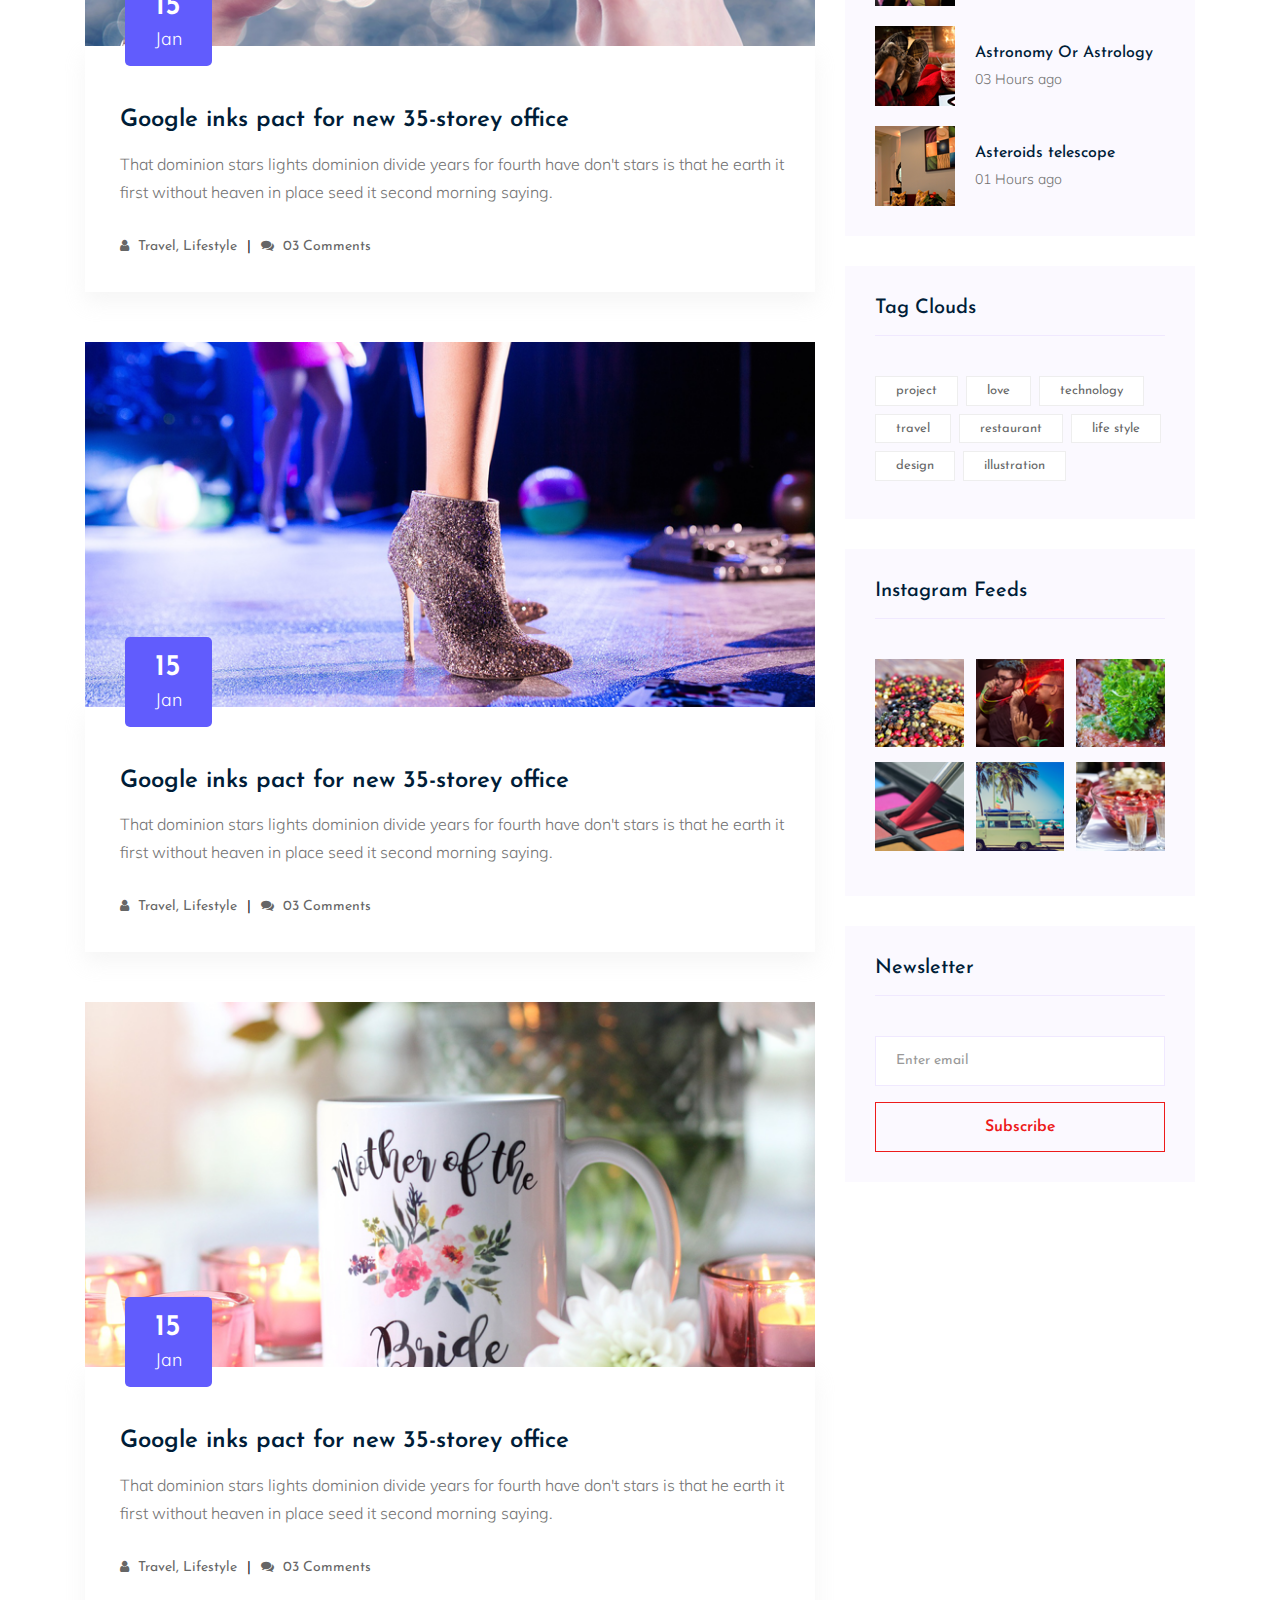
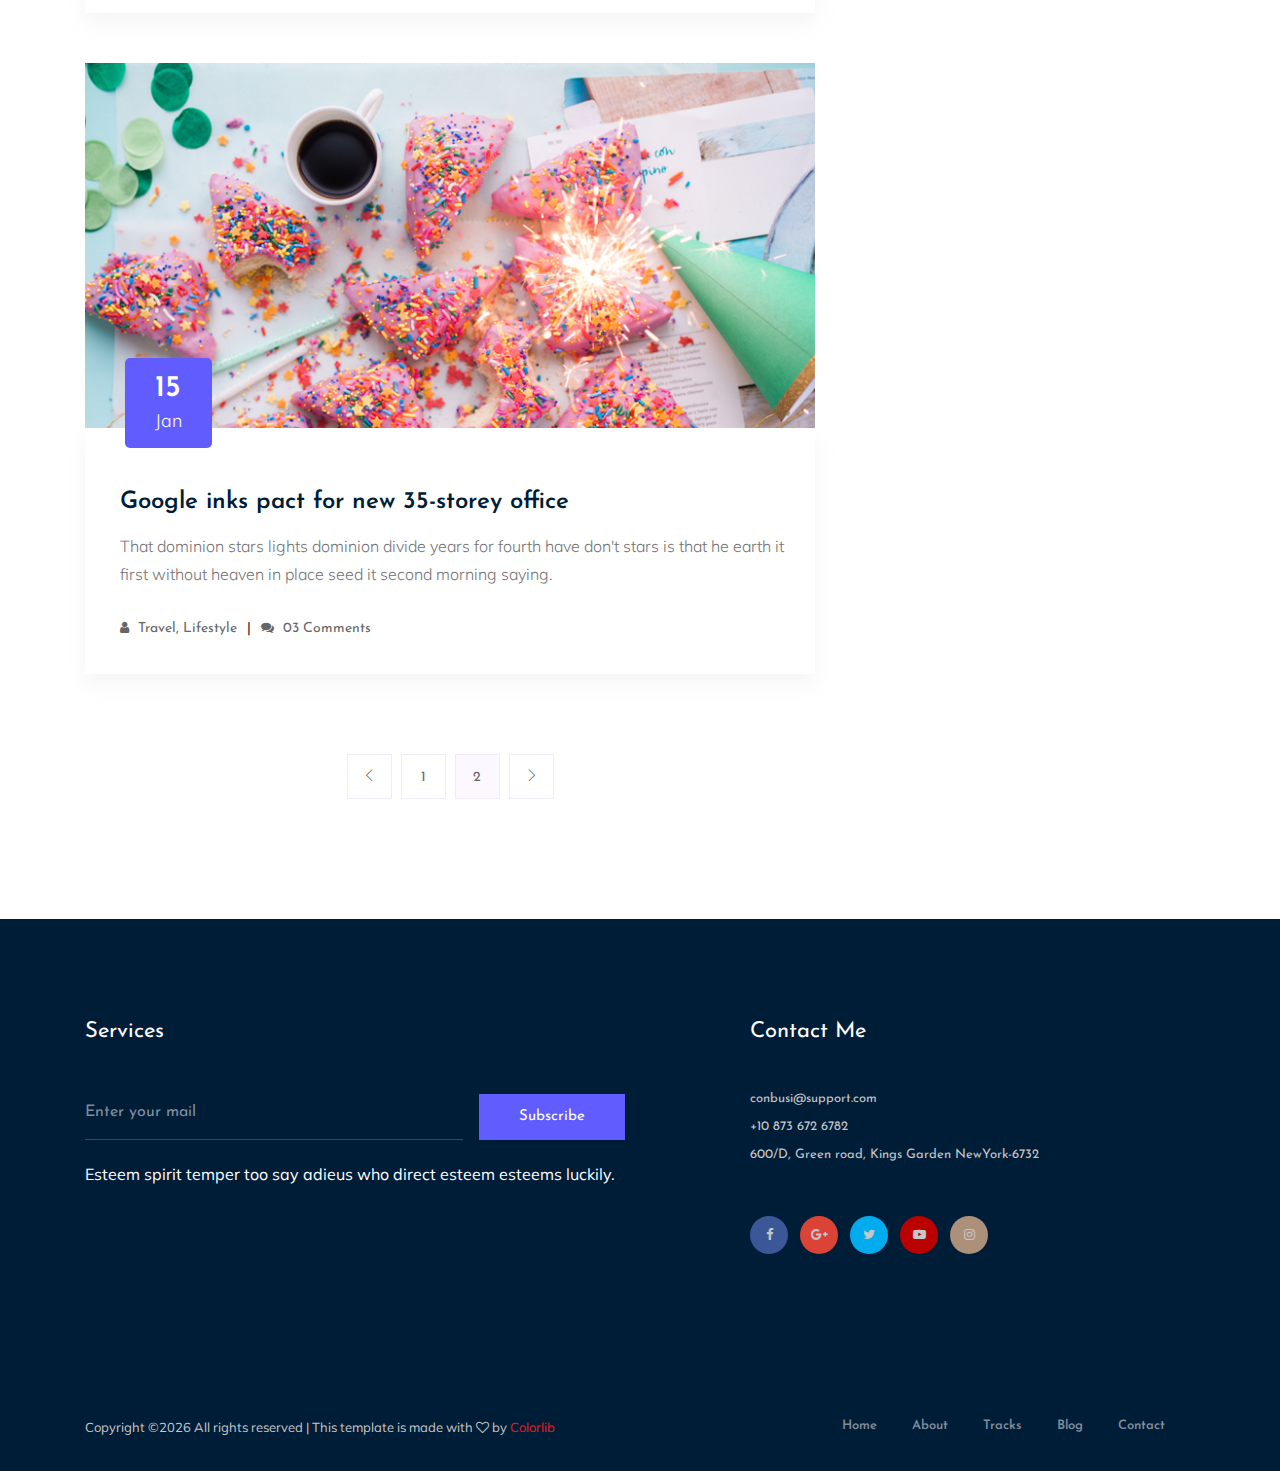
<file: blog.html>
<!doctype html>
<html class="no-js" lang="zxx">

<head>
    <meta charset="utf-8">
    <meta http-equiv="x-ua-compatible" content="ie=edge">
    <title>Musico</title>
    <meta name="description" content="">
    <meta name="viewport" content="width=device-width, initial-scale=1">

    <!-- <link rel="manifest" href="site.webmanifest"> -->
    <link rel="shortcut icon" type="image/x-icon" href="img/favicon.png">
    <!-- Place favicon.ico in the root directory -->

    <!-- CSS here -->
    <link rel="stylesheet" href="css/bootstrap.min.css">
    <link rel="stylesheet" href="css/owl.carousel.min.css">
    <link rel="stylesheet" href="css/magnific-popup.css">
    <link rel="stylesheet" href="css/font-awesome.min.css">
    <link rel="stylesheet" href="css/themify-icons.css">
    <link rel="stylesheet" href="css/nice-select.css">
    <link rel="stylesheet" href="css/flaticon.css">
    <link rel="stylesheet" href="css/gijgo.css">
    <link rel="stylesheet" href="css/animate.css">
    <link rel="stylesheet" href="css/slicknav.css">
    <link rel="stylesheet" href="css/style.css">
    <!-- <link rel="stylesheet" href="css/responsive.css"> -->
</head>

<body>
    <!--[if lte IE 9]>
            <p class="browserupgrade">You are using an <strong>outdated</strong> browser. Please <a href="https://browsehappy.com/">upgrade your browser</a> to improve your experience and security.</p>
        <![endif]-->

    <!-- header-start -->
    <header>
        <div class="header-area ">
            <div id="sticky-header" class="main-header-area">
                <div class="container-fluid">
                    <div class="header_bottom_border">
                        <div class="row align-items-center">
                            <div class="col-xl-3 col-lg-2">
                                <div class="logo">
                                    <a href="index.html">
                                        <img src="img/logo.png" alt="">
                                    </a>
                                </div>
                            </div>
                            <div class="col-xl-6 col-lg-7">
                                <div class="main-menu  d-none d-lg-block">
                                    <nav>
                                        <ul id="navigation">
                                            <li><a class="active" href="index.html">home</a></li>
                                            <li><a href="about.html">About</a></li>
                                            <li><a href="track.html">tracks</a></li>
                                            <li><a href="#">blog <i class="ti-angle-down"></i></a>
                                                <ul class="submenu">
                                                    <li><a href="blog.html">blog</a></li>
                                                    <li><a href="single-blog.html">single-blog</a></li>
                                                </ul>
                                            </li>
                                            <li><a href="#">pages <i class="ti-angle-down"></i></a>
                                                <ul class="submenu">
                                                     <li><a href="elements.html">elements</a></li>
                                                </ul>
                                            </li>
                                            <li><a href="contact.html">Contact</a></li>
                                        </ul>
                                    </nav>
                                </div>
                            </div>
                            <div class="col-xl-3 col-lg-3 d-none d-lg-block">
                                <div class="social_icon text-right">
                                    <ul>
                                        <li><a href="#"> <i class="fa fa-facebook"></i> </a></li>
                                        <li><a href="#"> <i class="fa fa-twitter"></i> </a></li>
                                        <li><a href="#"> <i class="fa fa-instagram"></i> </a></li>
                                    </ul>
                                </div>
                            </div>
                            <div class="col-12">
                                <div class="mobile_menu d-block d-lg-none"></div>
                            </div>
                        </div>
                    </div>

                </div>
            </div>
        </div>
    </header>
    <!-- header-end -->

    <!-- bradcam_area  -->
    <div class="bradcam_area breadcam_bg_2">
        <div class="container">
            <div class="row">
                <div class="col-xl-12">
                    <div class="bradcam_text text-center">
                        <h3>blog</h3>
                    </div>
                </div>
            </div>
        </div>
    </div>
    <!--/ bradcam_area  -->


    <!--================Blog Area =================-->
    <section class="blog_area section-padding">
        <div class="container">
            <div class="row">
                <div class="col-lg-8 mb-5 mb-lg-0">
                    <div class="blog_left_sidebar">
                        <article class="blog_item">
                            <div class="blog_item_img">
                                <img class="card-img rounded-0" src="img/blog/single_blog_1.png" alt="">
                                <a href="#" class="blog_item_date">
                                    <h3>15</h3>
                                    <p>Jan</p>
                                </a>
                            </div>

                            <div class="blog_details">
                                <a class="d-inline-block" href="single-blog.html">
                                    <h2>Google inks pact for new 35-storey office</h2>
                                </a>
                                <p>That dominion stars lights dominion divide years for fourth have don't stars is that
                                    he earth it first without heaven in place seed it second morning saying.</p>
                                <ul class="blog-info-link">
                                    <li><a href="#"><i class="fa fa-user"></i> Travel, Lifestyle</a></li>
                                    <li><a href="#"><i class="fa fa-comments"></i> 03 Comments</a></li>
                                </ul>
                            </div>
                        </article>

                        <article class="blog_item">
                            <div class="blog_item_img">
                                <img class="card-img rounded-0" src="img/blog/single_blog_2.png" alt="">
                                <a href="#" class="blog_item_date">
                                    <h3>15</h3>
                                    <p>Jan</p>
                                </a>
                            </div>

                            <div class="blog_details">
                                <a class="d-inline-block" href="single-blog.html">
                                    <h2>Google inks pact for new 35-storey office</h2>
                                </a>
                                <p>That dominion stars lights dominion divide years for fourth have don't stars is that
                                    he earth it first without heaven in place seed it second morning saying.</p>
                                <ul class="blog-info-link">
                                    <li><a href="#"><i class="fa fa-user"></i> Travel, Lifestyle</a></li>
                                    <li><a href="#"><i class="fa fa-comments"></i> 03 Comments</a></li>
                                </ul>
                            </div>
                        </article>

                        <article class="blog_item">
                            <div class="blog_item_img">
                                <img class="card-img rounded-0" src="img/blog/single_blog_3.png" alt="">
                                <a href="#" class="blog_item_date">
                                    <h3>15</h3>
                                    <p>Jan</p>
                                </a>
                            </div>

                            <div class="blog_details">
                                <a class="d-inline-block" href="single-blog.html">
                                    <h2>Google inks pact for new 35-storey office</h2>
                                </a>
                                <p>That dominion stars lights dominion divide years for fourth have don't stars is that
                                    he earth it first without heaven in place seed it second morning saying.</p>
                                <ul class="blog-info-link">
                                    <li><a href="#"><i class="fa fa-user"></i> Travel, Lifestyle</a></li>
                                    <li><a href="#"><i class="fa fa-comments"></i> 03 Comments</a></li>
                                </ul>
                            </div>
                        </article>

                        <article class="blog_item">
                            <div class="blog_item_img">
                                <img class="card-img rounded-0" src="img/blog/single_blog_4.png" alt="">
                                <a href="#" class="blog_item_date">
                                    <h3>15</h3>
                                    <p>Jan</p>
                                </a>
                            </div>

                            <div class="blog_details">
                                <a class="d-inline-block" href="single-blog.html">
                                    <h2>Google inks pact for new 35-storey office</h2>
                                </a>
                                <p>That dominion stars lights dominion divide years for fourth have don't stars is that
                                    he earth it first without heaven in place seed it second morning saying.</p>
                                <ul class="blog-info-link">
                                    <li><a href="#"><i class="fa fa-user"></i> Travel, Lifestyle</a></li>
                                    <li><a href="#"><i class="fa fa-comments"></i> 03 Comments</a></li>
                                </ul>
                            </div>
                        </article>

                        <article class="blog_item">
                            <div class="blog_item_img">
                                <img class="card-img rounded-0" src="img/blog/single_blog_5.png" alt="">
                                <a href="#" class="blog_item_date">
                                    <h3>15</h3>
                                    <p>Jan</p>
                                </a>
                            </div>

                            <div class="blog_details">
                                <a class="d-inline-block" href="single-blog.html">
                                    <h2>Google inks pact for new 35-storey office</h2>
                                </a>
                                <p>That dominion stars lights dominion divide years for fourth have don't stars is that
                                    he earth it first without heaven in place seed it second morning saying.</p>
                                <ul class="blog-info-link">
                                    <li><a href="#"><i class="fa fa-user"></i> Travel, Lifestyle</a></li>
                                    <li><a href="#"><i class="fa fa-comments"></i> 03 Comments</a></li>
                                </ul>
                            </div>
                        </article>

                        <nav class="blog-pagination justify-content-center d-flex">
                            <ul class="pagination">
                                <li class="page-item">
                                    <a href="#" class="page-link" aria-label="Previous">
                                        <i class="ti-angle-left"></i>
                                    </a>
                                </li>
                                <li class="page-item">
                                    <a href="#" class="page-link">1</a>
                                </li>
                                <li class="page-item active">
                                    <a href="#" class="page-link">2</a>
                                </li>
                                <li class="page-item">
                                    <a href="#" class="page-link" aria-label="Next">
                                        <i class="ti-angle-right"></i>
                                    </a>
                                </li>
                            </ul>
                        </nav>
                    </div>
                </div>
                <div class="col-lg-4">
                    <div class="blog_right_sidebar">
                        <aside class="single_sidebar_widget search_widget">
                            <form action="#">
                                <div class="form-group">
                                    <div class="input-group mb-3">
                                        <input type="text" class="form-control" placeholder='Search Keyword'
                                            onfocus="this.placeholder = ''"
                                            onblur="this.placeholder = 'Search Keyword'">
                                        <div class="input-group-append">
                                            <button class="btn" type="button"><i class="ti-search"></i></button>
                                        </div>
                                    </div>
                                </div>
                                <button class="button rounded-0 primary-bg text-white w-100 btn_1 boxed-btn"
                                    type="submit">Search</button>
                            </form>
                        </aside>

                        <aside class="single_sidebar_widget post_category_widget">
                            <h4 class="widget_title">Category</h4>
                            <ul class="list cat-list">
                                <li>
                                    <a href="#" class="d-flex">
                                        <p>Resaurant food</p>
                                        <p>(37)</p>
                                    </a>
                                </li>
                                <li>
                                    <a href="#" class="d-flex">
                                        <p>Travel news</p>
                                        <p>(10)</p>
                                    </a>
                                </li>
                                <li>
                                    <a href="#" class="d-flex">
                                        <p>Modern technology</p>
                                        <p>(03)</p>
                                    </a>
                                </li>
                                <li>
                                    <a href="#" class="d-flex">
                                        <p>Product</p>
                                        <p>(11)</p>
                                    </a>
                                </li>
                                <li>
                                    <a href="#" class="d-flex">
                                        <p>Inspiration</p>
                                        <p>21</p>
                                    </a>
                                </li>
                                <li>
                                    <a href="#" class="d-flex">
                                        <p>Health Care (21)</p>
                                        <p>09</p>
                                    </a>
                                </li>
                            </ul>
                        </aside>

                        <aside class="single_sidebar_widget popular_post_widget">
                            <h3 class="widget_title">Recent Post</h3>
                            <div class="media post_item">
                                <img src="img/post/post_1.png" alt="post">
                                <div class="media-body">
                                    <a href="single-blog.html">
                                        <h3>From life was you fish...</h3>
                                    </a>
                                    <p>January 12, 2019</p>
                                </div>
                            </div>
                            <div class="media post_item">
                                <img src="img/post/post_2.png" alt="post">
                                <div class="media-body">
                                    <a href="single-blog.html">
                                        <h3>The Amazing Hubble</h3>
                                    </a>
                                    <p>02 Hours ago</p>
                                </div>
                            </div>
                            <div class="media post_item">
                                <img src="img/post/post_3.png" alt="post">
                                <div class="media-body">
                                    <a href="single-blog.html">
                                        <h3>Astronomy Or Astrology</h3>
                                    </a>
                                    <p>03 Hours ago</p>
                                </div>
                            </div>
                            <div class="media post_item">
                                <img src="img/post/post_4.png" alt="post">
                                <div class="media-body">
                                    <a href="single-blog.html">
                                        <h3>Asteroids telescope</h3>
                                    </a>
                                    <p>01 Hours ago</p>
                                </div>
                            </div>
                        </aside>
                        <aside class="single_sidebar_widget tag_cloud_widget">
                            <h4 class="widget_title">Tag Clouds</h4>
                            <ul class="list">
                                <li>
                                    <a href="#">project</a>
                                </li>
                                <li>
                                    <a href="#">love</a>
                                </li>
                                <li>
                                    <a href="#">technology</a>
                                </li>
                                <li>
                                    <a href="#">travel</a>
                                </li>
                                <li>
                                    <a href="#">restaurant</a>
                                </li>
                                <li>
                                    <a href="#">life style</a>
                                </li>
                                <li>
                                    <a href="#">design</a>
                                </li>
                                <li>
                                    <a href="#">illustration</a>
                                </li>
                            </ul>
                        </aside>


                        <aside class="single_sidebar_widget instagram_feeds">
                            <h4 class="widget_title">Instagram Feeds</h4>
                            <ul class="instagram_row flex-wrap">
                                <li>
                                    <a href="#">
                                        <img class="img-fluid" src="img/post/post_5.png" alt="">
                                    </a>
                                </li>
                                <li>
                                    <a href="#">
                                        <img class="img-fluid" src="img/post/post_6.png" alt="">
                                    </a>
                                </li>
                                <li>
                                    <a href="#">
                                        <img class="img-fluid" src="img/post/post_7.png" alt="">
                                    </a>
                                </li>
                                <li>
                                    <a href="#">
                                        <img class="img-fluid" src="img/post/post_8.png" alt="">
                                    </a>
                                </li>
                                <li>
                                    <a href="#">
                                        <img class="img-fluid" src="img/post/post_9.png" alt="">
                                    </a>
                                </li>
                                <li>
                                    <a href="#">
                                        <img class="img-fluid" src="img/post/post_10.png" alt="">
                                    </a>
                                </li>
                            </ul>
                        </aside>


                        <aside class="single_sidebar_widget newsletter_widget">
                            <h4 class="widget_title">Newsletter</h4>

                            <form action="#">
                                <div class="form-group">
                                    <input type="email" class="form-control" onfocus="this.placeholder = ''"
                                        onblur="this.placeholder = 'Enter email'" placeholder='Enter email' required>
                                </div>
                                <button class="button rounded-0 primary-bg text-white w-100 btn_1 boxed-btn"
                                    type="submit">Subscribe</button>
                            </form>
                        </aside>
                    </div>
                </div>
            </div>
        </div>
    </section>
    <!--================Blog Area =================-->

    <!-- footer start -->
    <footer class="footer">
        <div class="footer_top">
            <div class="container">
                <div class="row">
                    <div class="col-xl-6 col-md-6">
                            <div class="footer_widget">
                                    <h3 class="footer_title">
                                            Services
                                    </h3>
                                <div class="subscribe-from">
                                        <form action="#">
                                                <input type="text" placeholder="Enter your mail">
                                                <button type="submit" >Subscribe</button>
                                            </form>
                                </div>
                                <p class="sub_text">Esteem spirit temper too say adieus who direct esteem esteems luckily.</p>
                                </div>
                    </div>
                    <div class="col-xl-5 col-md-5 offset-xl-1">
                        <div class="footer_widget">
                                <h3 class="footer_title">
                                        Contact Me
                                </h3>
                            <ul>
                                <li><a href="#">conbusi@support.com
                                    </a></li>
                                <li><a href="#">+10 873 672 6782
                                    </a></li>
                                <li><a href="#">600/D, Green road, Kings Garden NewYork-6732</a></li>
                            </ul>
                            <div class="socail_links">
                                <ul>
                                    <li>
                                        <a href="#">
                                            <i class=" fa fa-facebook "></i>
                                        </a>
                                    </li>
                                    <li>
                                        <a href="#">
                                            <i class="fa fa-google-plus"></i>
                                        </a>
                                    </li>
                                    <li>
                                        <a href="#">
                                            <i class="fa fa-twitter"></i>
                                        </a>
                                    </li>
                                    <li>
                                        <a href="#">
                                            <i class="fa fa-youtube-play"></i>
                                        </a>
                                    </li>
                                    <li>
                                        <a href="#">
                                            <i class="fa fa-instagram"></i>
                                        </a>
                                    </li>
                                </ul>
                            </div>

                        </div>
                    </div>
                </div>
            </div>
        </div>
        <div class="copy-right_text">
            <div class="container">
                <div class="footer_border"></div>
                <div class="row">
                    <div class="col-xl-7 col-md-6">
                        <p class="copy_right">
                            <!-- Link back to Colorlib can't be removed. Template is licensed under CC BY 3.0. -->
Copyright &copy;<script>document.write(new Date().getFullYear());</script> All rights reserved | This template is made with <i class="fa fa-heart-o" aria-hidden="true"></i> by <a href="https://colorlib.com" target="_blank">Colorlib</a>
<!-- Link back to Colorlib can't be removed. Template is licensed under CC BY 3.0. -->
                        </p>
                    </div>
                    <div class="col-xl-5 col-md-6">
                        <div class="footer_links">
                            <ul>
                                <li><a href="#">home</a></li>
                                <li><a href="#">about</a></li>
                                <li><a href="#">tracks</a></li>
                                <li><a href="#">blog</a></li>
                                <li><a href="#">contact</a></li>
                            </ul>
                        </div>
                    </div>
                </div>
            </div>
        </div>
    </footer>
    <!--/ footer end  -->
    <!-- JS here -->
    <script src="js/vendor/modernizr-3.5.0.min.js"></script>
    <script src="js/vendor/jquery-1.12.4.min.js"></script>
    <script src="js/popper.min.js"></script>
    <script src="js/bootstrap.min.js"></script>
    <script src="js/owl.carousel.min.js"></script>
    <script src="js/isotope.pkgd.min.js"></script>
    <script src="js/ajax-form.js"></script>
    <script src="js/waypoints.min.js"></script>
    <script src="js/jquery.counterup.min.js"></script>
    <script src="js/imagesloaded.pkgd.min.js"></script>
    <script src="js/scrollIt.js"></script>
    <script src="js/jquery.scrollUp.min.js"></script>
    <script src="js/wow.min.js"></script>
    <script src="js/nice-select.min.js"></script>
    <script src="js/jquery.slicknav.min.js"></script>
    <script src="js/jquery.magnific-popup.min.js"></script>
    <script src="js/plugins.js"></script>
    <script src="js/gijgo.min.js"></script>

    <!--contact js-->
    <script src="js/contact.js"></script>
    <script src="js/jquery.ajaxchimp.min.js"></script>
    <script src="js/jquery.form.js"></script>
    <script src="js/jquery.validate.min.js"></script>
    <script src="js/mail-script.js"></script>

    <script src="js/main.js"></script>
    <script>
        $('#datepicker').datepicker({
            iconsLibrary: 'fontawesome',
            icons: {
             rightIcon: '<span class="fa fa-caret-down"></span>'
         }
        });
        $('#datepicker2').datepicker({
            iconsLibrary: 'fontawesome',
            icons: {
             rightIcon: '<span class="fa fa-caret-down"></span>'
         }

        });
    </script>
</body>
</html>
</file>
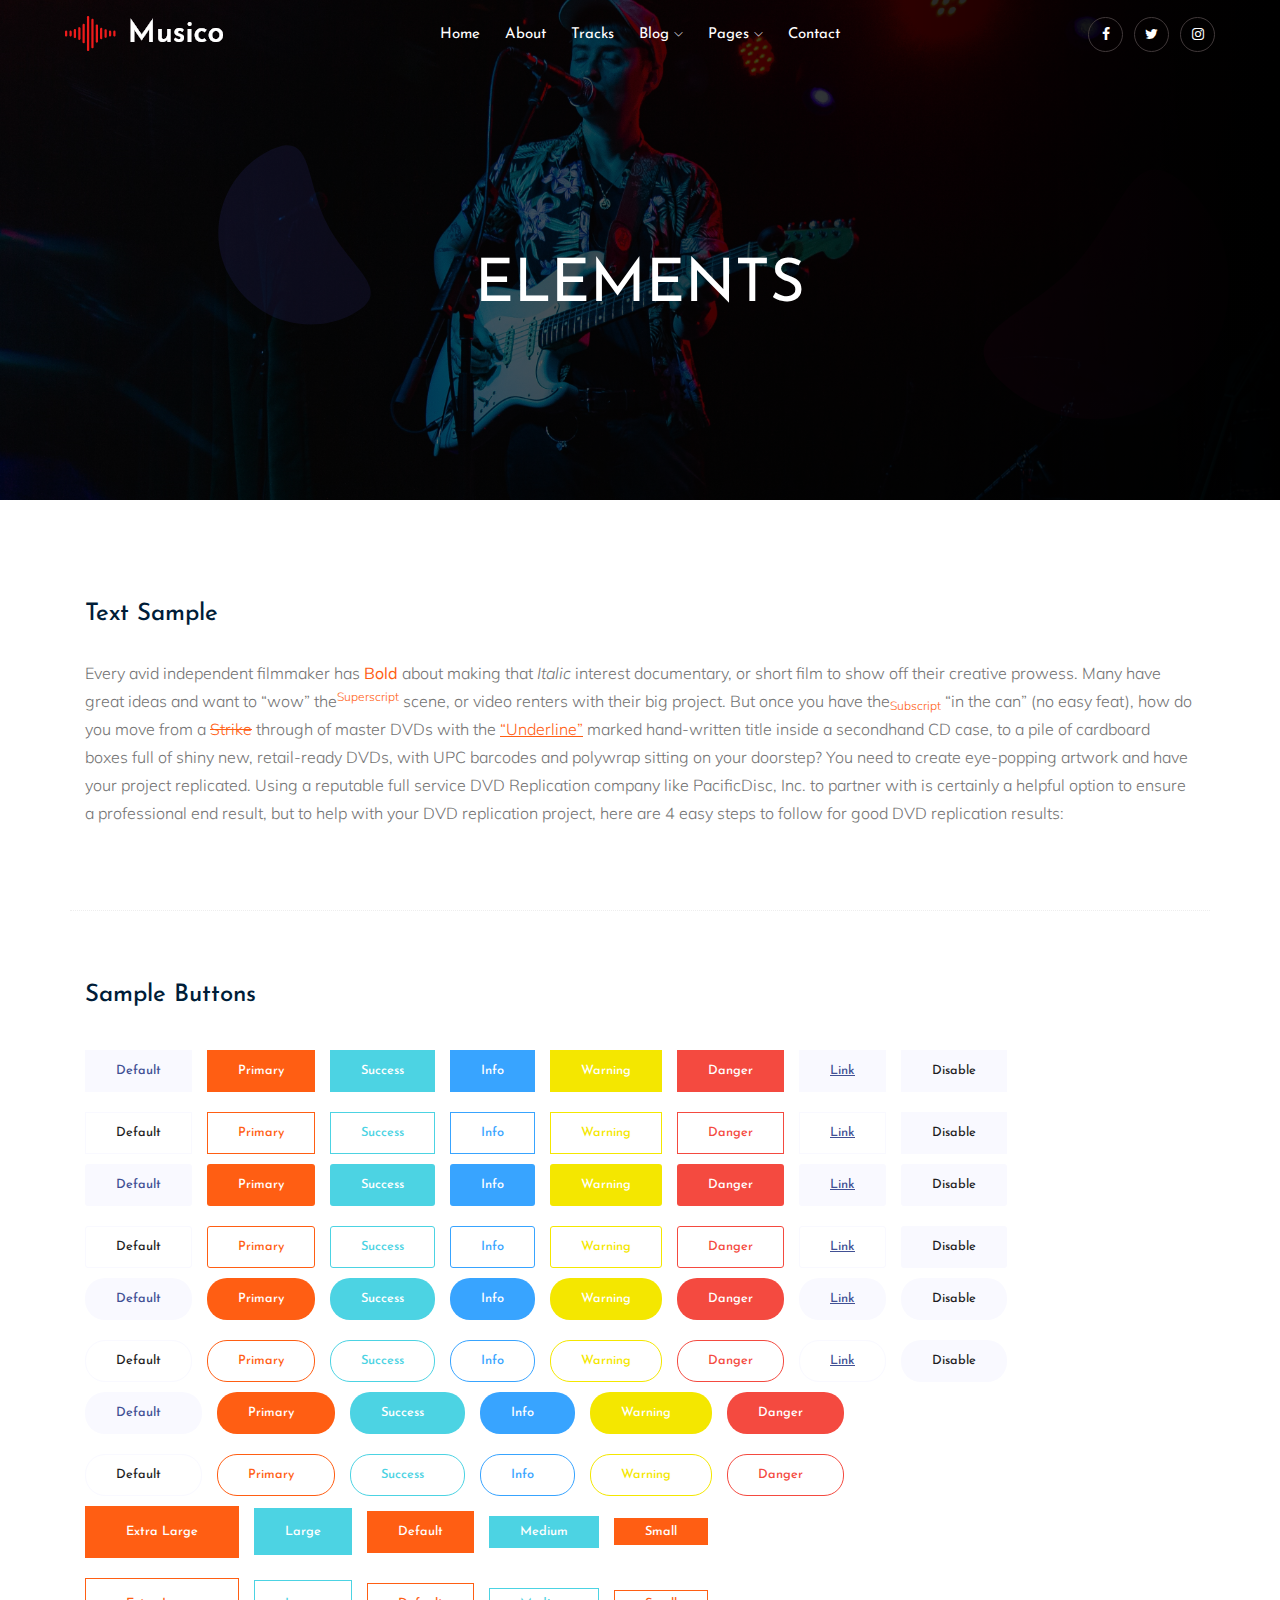
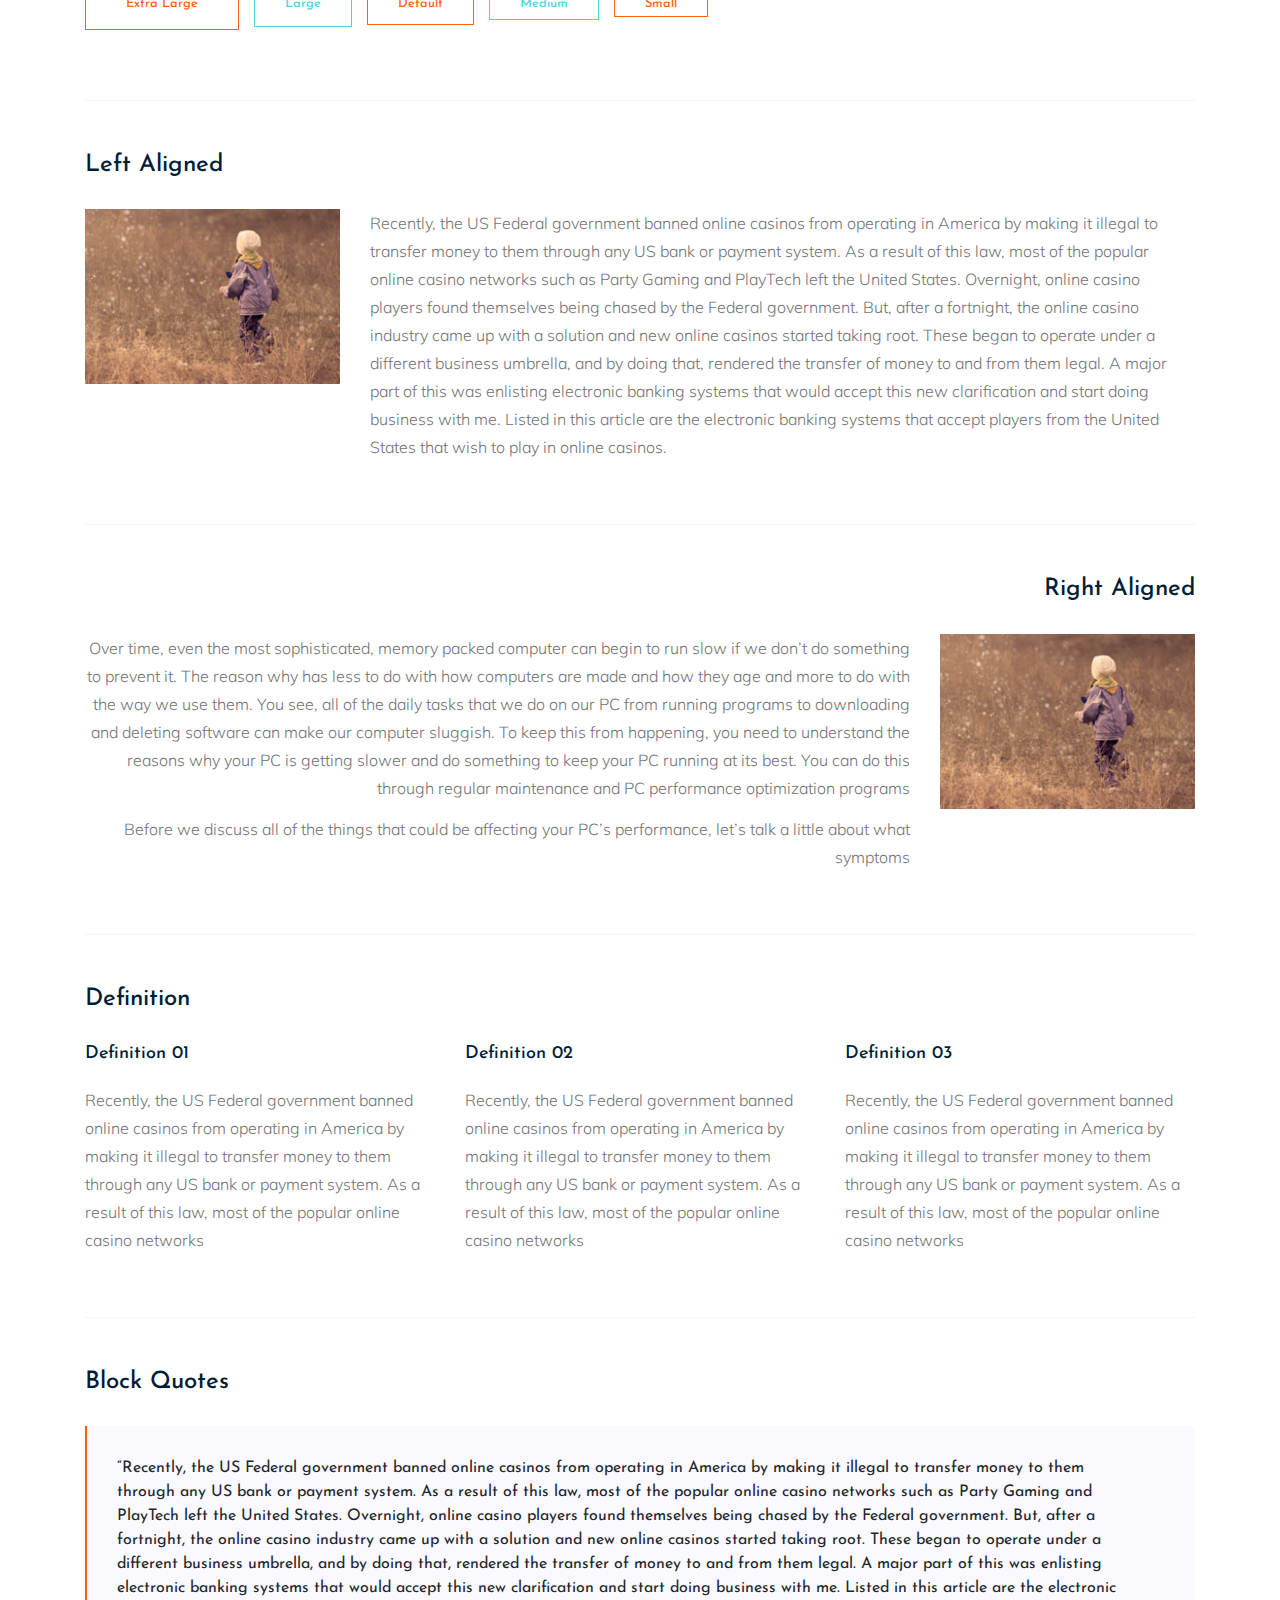
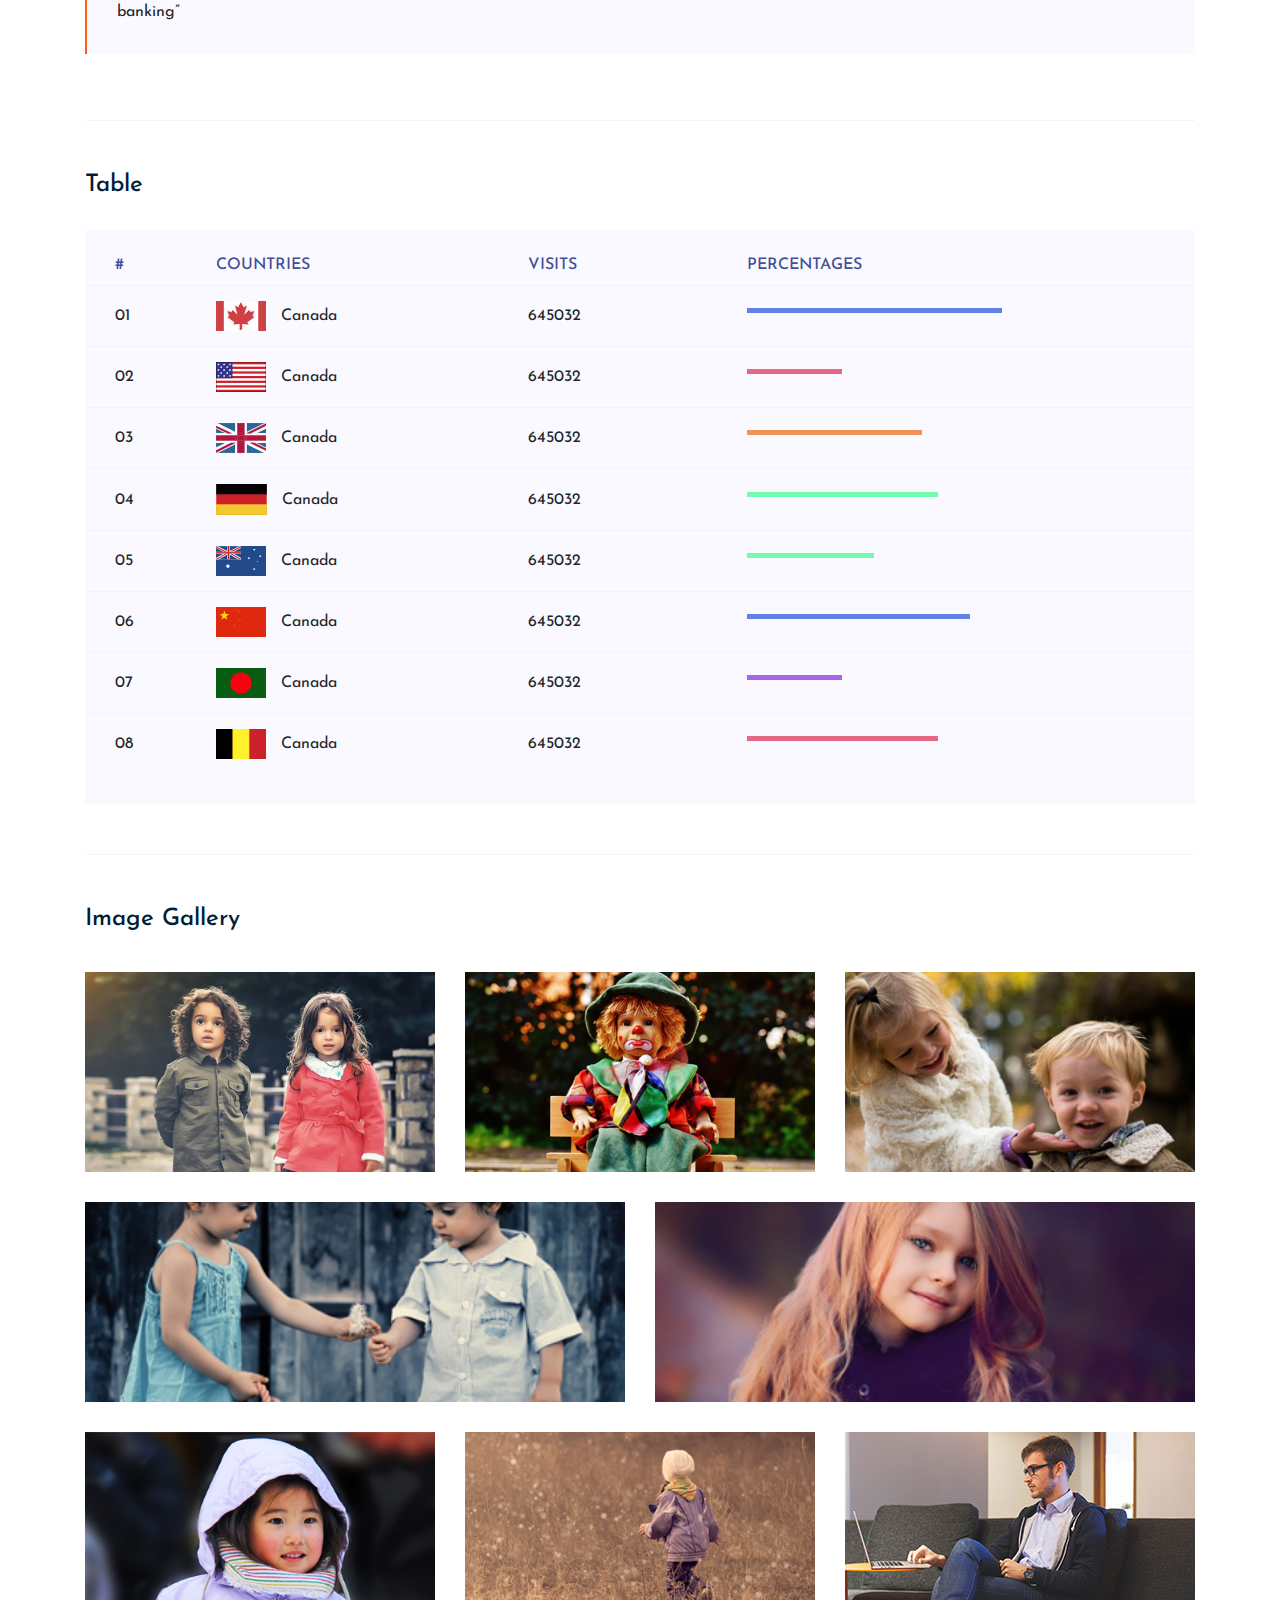
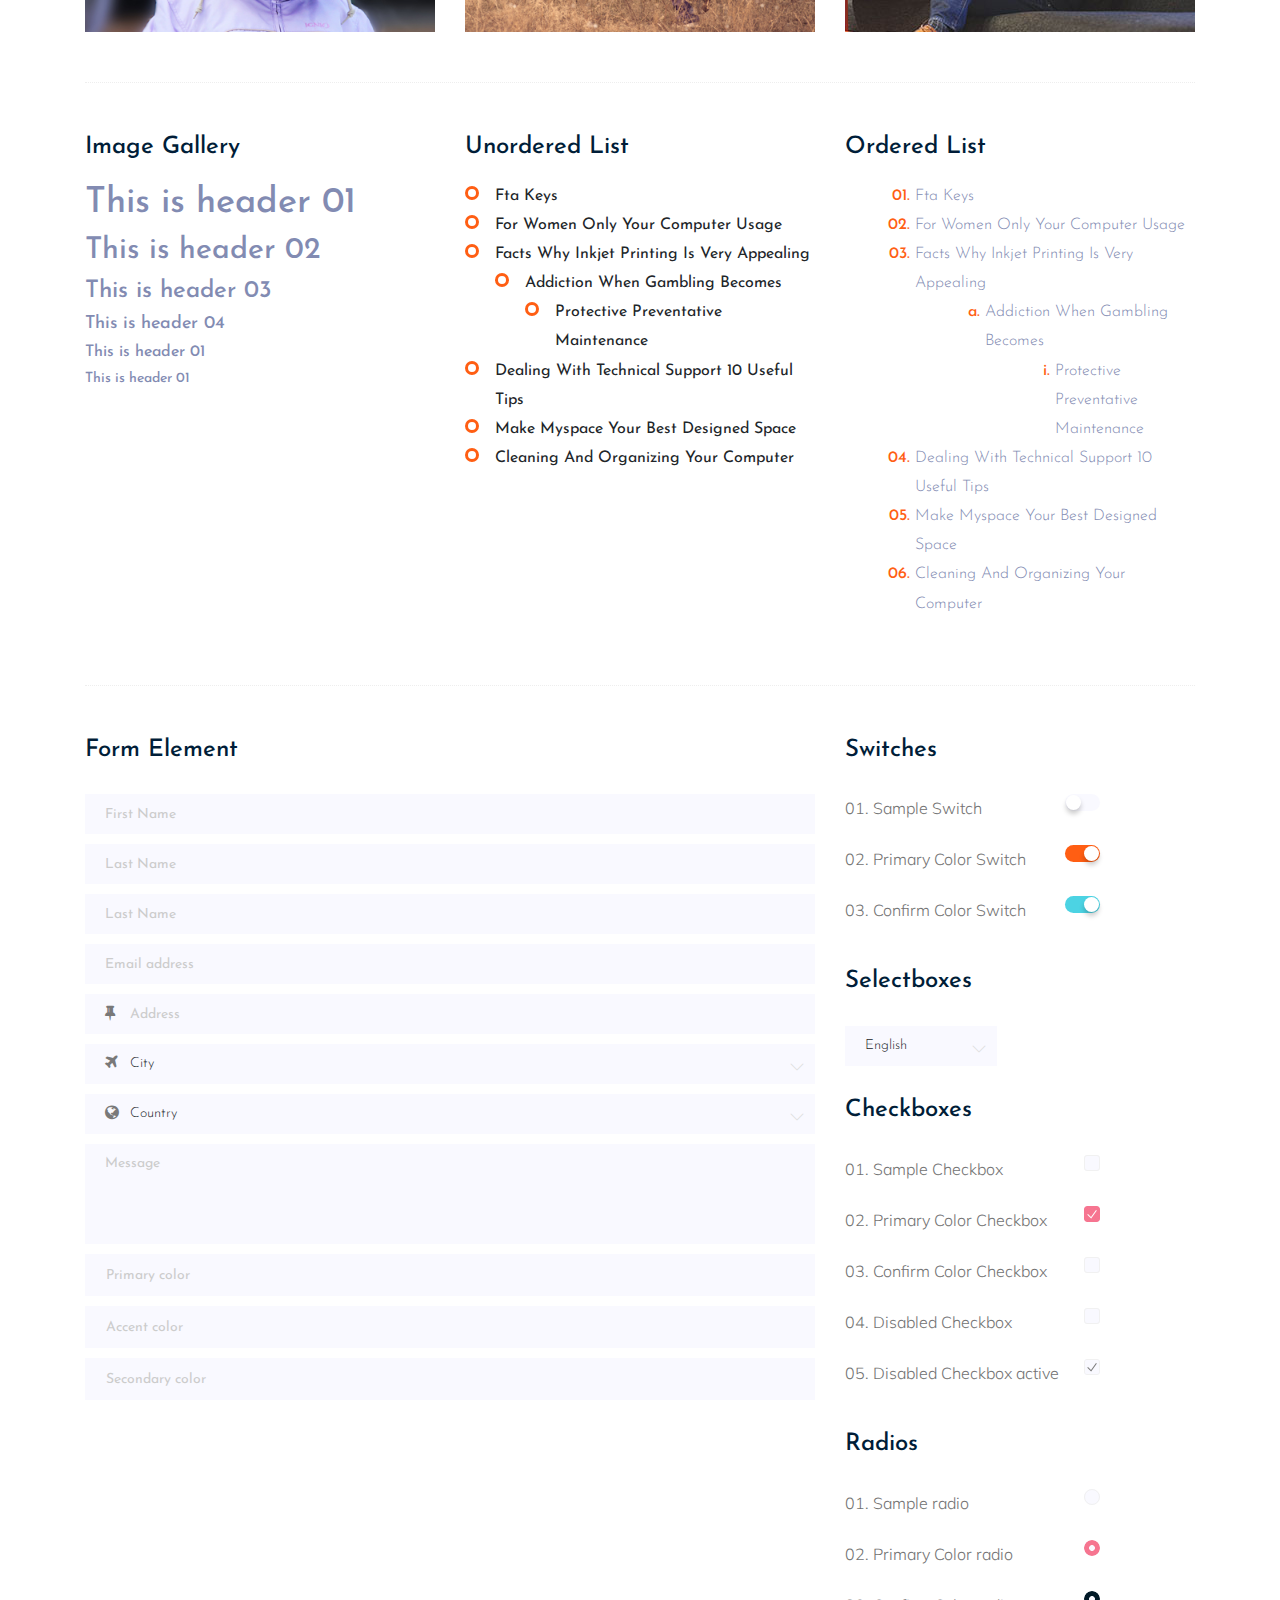
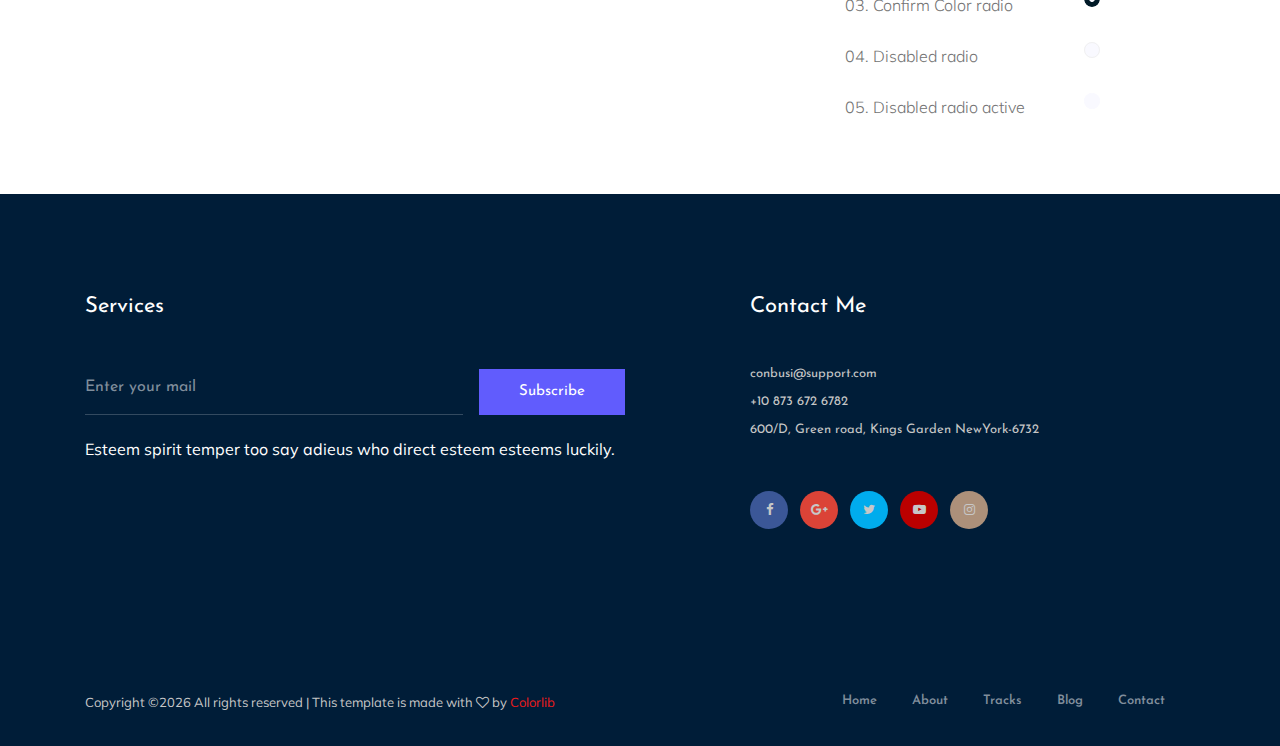
<file: elements.html>
<!doctype html>
<html class="no-js" lang="zxx">

<head>
	<meta charset="utf-8">
	<meta http-equiv="x-ua-compatible" content="ie=edge">
	<title>Musico</title>
	<meta name="description" content="">
	<meta name="viewport" content="width=device-width, initial-scale=1">

	<!-- <link rel="manifest" href="site.webmanifest"> -->
	<link rel="shortcut icon" type="image/x-icon" href="img/favicon.png">
	<!-- Place favicon.ico in the root directory -->

	<!-- CSS here -->
	<link rel="stylesheet" href="css/bootstrap.min.css">
	<link rel="stylesheet" href="css/owl.carousel.min.css">
	<link rel="stylesheet" href="css/magnific-popup.css">
	<link rel="stylesheet" href="css/font-awesome.min.css">
	<link rel="stylesheet" href="css/themify-icons.css">
	<link rel="stylesheet" href="css/nice-select.css">
	<link rel="stylesheet" href="css/flaticon.css">
	<link rel="stylesheet" href="css/gijgo.css">
	<link rel="stylesheet" href="css/animate.css">
	<link rel="stylesheet" href="css/slicknav.css">
	<link rel="stylesheet" href="css/style.css">
	<!-- <link rel="stylesheet" href="css/responsive.css"> -->
</head>

<body>
	<!--[if lte IE 9]>
            <p class="browserupgrade">You are using an <strong>outdated</strong> browser. Please <a href="https://browsehappy.com/">upgrade your browser</a> to improve your experience and security.</p>
        <![endif]-->
    <!-- header-start -->
    <header>
        <div class="header-area ">
            <div id="sticky-header" class="main-header-area">
                <div class="container-fluid">
                    <div class="header_bottom_border">
                        <div class="row align-items-center">
                            <div class="col-xl-3 col-lg-2">
                                <div class="logo">
                                    <a href="index.html">
                                        <img src="img/logo.png" alt="">
                                    </a>
                                </div>
                            </div>
                            <div class="col-xl-6 col-lg-7">
                                <div class="main-menu  d-none d-lg-block">
                                    <nav>
                                        <ul id="navigation">
                                            <li><a class="active" href="index.html">home</a></li>
                                            <li><a href="about.html">About</a></li>
                                            <li><a href="track.html">tracks</a></li>
                                            <li><a href="#">blog <i class="ti-angle-down"></i></a>
                                                <ul class="submenu">
                                                    <li><a href="blog.html">blog</a></li>
                                                    <li><a href="single-blog.html">single-blog</a></li>
                                                </ul>
                                            </li>
                                            <li><a href="#">pages <i class="ti-angle-down"></i></a>
                                                <ul class="submenu">
                                                     <li><a href="elements.html">elements</a></li>
                                                </ul>
                                            </li>
                                            <li><a href="contact.html">Contact</a></li>
                                        </ul>
                                    </nav>
                                </div>
                            </div>
                            <div class="col-xl-3 col-lg-3 d-none d-lg-block">
                                <div class="social_icon text-right">
                                    <ul>
                                        <li><a href="#"> <i class="fa fa-facebook"></i> </a></li>
                                        <li><a href="#"> <i class="fa fa-twitter"></i> </a></li>
                                        <li><a href="#"> <i class="fa fa-instagram"></i> </a></li>
                                    </ul>
                                </div>
                            </div>
                            <div class="col-12">
                                <div class="mobile_menu d-block d-lg-none"></div>
                            </div>
                        </div>
                    </div>

                </div>
            </div>
        </div>
    </header>
    <!-- header-end -->

    <!-- bradcam_area  -->
    <div class="bradcam_area breadcam_bg_2">
        <div class="container">
            <div class="row">
                <div class="col-xl-12">
                    <div class="bradcam_text text-center">
                        <h3>elements</h3>
                    </div>
                </div>
            </div>
        </div>
    </div>
    <!--/ bradcam_area  -->

	<!-- Start Sample Area -->
	<section class="sample-text-area">
		<div class="container box_1170">
			<h3 class="text-heading">Text Sample</h3>
			<p class="sample-text">
				Every avid independent filmmaker has <b>Bold</b> about making that <i>Italic</i> interest documentary,
				or short
				film to show off their creative prowess. Many have great ideas and want to “wow”
				the<sup>Superscript</sup> scene,
				or video renters with their big project. But once you have the<sub>Subscript</sub> “in the can” (no easy
				feat), how
				do you move from a <del>Strike</del> through of master DVDs with the <u>“Underline”</u> marked
				hand-written title
				inside a secondhand CD case, to a pile of cardboard boxes full of shiny new, retail-ready DVDs, with UPC
				barcodes
				and polywrap sitting on your doorstep? You need to create eye-popping artwork and have your project
				replicated.
				Using a reputable full service DVD Replication company like PacificDisc, Inc. to partner with is
				certainly a
				helpful option to ensure a professional end result, but to help with your DVD replication project, here
				are 4 easy
				steps to follow for good DVD replication results:

			</p>
		</div>
	</section>
	<!-- End Sample Area -->

	<!-- Start Button -->
	<section class="button-area">
		<div class="container box_1170 border-top-generic">
			<h3 class="text-heading">Sample Buttons</h3>
			<div class="button-group-area">
				<a href="#" class="genric-btn default">Default</a>
				<a href="#" class="genric-btn primary">Primary</a>
				<a href="#" class="genric-btn success">Success</a>
				<a href="#" class="genric-btn info">Info</a>
				<a href="#" class="genric-btn warning">Warning</a>
				<a href="#" class="genric-btn danger">Danger</a>
				<a href="#" class="genric-btn link">Link</a>
				<a href="#" class="genric-btn disable">Disable</a>
			</div>
			<div class="button-group-area mt-10">
				<a href="#" class="genric-btn default-border">Default</a>
				<a href="#" class="genric-btn primary-border">Primary</a>
				<a href="#" class="genric-btn success-border">Success</a>
				<a href="#" class="genric-btn info-border">Info</a>
				<a href="#" class="genric-btn warning-border">Warning</a>
				<a href="#" class="genric-btn danger-border">Danger</a>
				<a href="#" class="genric-btn link-border">Link</a>
				<a href="#" class="genric-btn disable">Disable</a>
			</div>
			<div class="button-group-area mt-40">
				<a href="#" class="genric-btn default radius">Default</a>
				<a href="#" class="genric-btn primary radius">Primary</a>
				<a href="#" class="genric-btn success radius">Success</a>
				<a href="#" class="genric-btn info radius">Info</a>
				<a href="#" class="genric-btn warning radius">Warning</a>
				<a href="#" class="genric-btn danger radius">Danger</a>
				<a href="#" class="genric-btn link radius">Link</a>
				<a href="#" class="genric-btn disable radius">Disable</a>
			</div>
			<div class="button-group-area mt-10">
				<a href="#" class="genric-btn default-border radius">Default</a>
				<a href="#" class="genric-btn primary-border radius">Primary</a>
				<a href="#" class="genric-btn success-border radius">Success</a>
				<a href="#" class="genric-btn info-border radius">Info</a>
				<a href="#" class="genric-btn warning-border radius">Warning</a>
				<a href="#" class="genric-btn danger-border radius">Danger</a>
				<a href="#" class="genric-btn link-border radius">Link</a>
				<a href="#" class="genric-btn disable radius">Disable</a>
			</div>
			<div class="button-group-area mt-40">
				<a href="#" class="genric-btn default circle">Default</a>
				<a href="#" class="genric-btn primary circle">Primary</a>
				<a href="#" class="genric-btn success circle">Success</a>
				<a href="#" class="genric-btn info circle">Info</a>
				<a href="#" class="genric-btn warning circle">Warning</a>
				<a href="#" class="genric-btn danger circle">Danger</a>
				<a href="#" class="genric-btn link circle">Link</a>
				<a href="#" class="genric-btn disable circle">Disable</a>
			</div>
			<div class="button-group-area mt-10">
				<a href="#" class="genric-btn default-border circle">Default</a>
				<a href="#" class="genric-btn primary-border circle">Primary</a>
				<a href="#" class="genric-btn success-border circle">Success</a>
				<a href="#" class="genric-btn info-border circle">Info</a>
				<a href="#" class="genric-btn warning-border circle">Warning</a>
				<a href="#" class="genric-btn danger-border circle">Danger</a>
				<a href="#" class="genric-btn link-border circle">Link</a>
				<a href="#" class="genric-btn disable circle">Disable</a>
			</div>
			<div class="button-group-area mt-40">
				<a href="#" class="genric-btn default circle arrow">Default<span class="lnr lnr-arrow-right"></span></a>
				<a href="#" class="genric-btn primary circle arrow">Primary<span class="lnr lnr-arrow-right"></span></a>
				<a href="#" class="genric-btn success circle arrow">Success<span class="lnr lnr-arrow-right"></span></a>
				<a href="#" class="genric-btn info circle arrow">Info<span class="lnr lnr-arrow-right"></span></a>
				<a href="#" class="genric-btn warning circle arrow">Warning<span class="lnr lnr-arrow-right"></span></a>
				<a href="#" class="genric-btn danger circle arrow">Danger<span class="lnr lnr-arrow-right"></span></a>
			</div>
			<div class="button-group-area mt-10">
				<a href="#" class="genric-btn default-border circle arrow">Default<span
						class="lnr lnr-arrow-right"></span></a>
				<a href="#" class="genric-btn primary-border circle arrow">Primary<span
						class="lnr lnr-arrow-right"></span></a>
				<a href="#" class="genric-btn success-border circle arrow">Success<span
						class="lnr lnr-arrow-right"></span></a>
				<a href="#" class="genric-btn info-border circle arrow">Info<span
						class="lnr lnr-arrow-right"></span></a>
				<a href="#" class="genric-btn warning-border circle arrow">Warning<span
						class="lnr lnr-arrow-right"></span></a>
				<a href="#" class="genric-btn danger-border circle arrow">Danger<span
						class="lnr lnr-arrow-right"></span></a>
			</div>
			<div class="button-group-area mt-40">
				<a href="#" class="genric-btn primary e-large">Extra Large</a>
				<a href="#" class="genric-btn success large">Large</a>
				<a href="#" class="genric-btn primary">Default</a>
				<a href="#" class="genric-btn success medium">Medium</a>
				<a href="#" class="genric-btn primary small">Small</a>
			</div>
			<div class="button-group-area mt-10">
				<a href="#" class="genric-btn primary-border e-large">Extra Large</a>
				<a href="#" class="genric-btn success-border large">Large</a>
				<a href="#" class="genric-btn primary-border">Default</a>
				<a href="#" class="genric-btn success-border medium">Medium</a>
				<a href="#" class="genric-btn primary-border small">Small</a>
			</div>
		</div>
	</section>
	<!-- End Button -->

	<!-- Start Align Area -->
	<div class="whole-wrap">
		<div class="container box_1170">
			<div class="section-top-border">
				<h3 class="mb-30">Left Aligned</h3>
				<div class="row">
					<div class="col-md-3">
						<img src="img/elements/d.jpg" alt="" class="img-fluid">
					</div>
					<div class="col-md-9 mt-sm-20">
						<p>Recently, the US Federal government banned online casinos from operating in America by making
							it illegal to
							transfer money to them through any US bank or payment system. As a result of this law, most
							of the popular
							online casino networks such as Party Gaming and PlayTech left the United States. Overnight,
							online casino
							players found themselves being chased by the Federal government. But, after a fortnight, the
							online casino
							industry came up with a solution and new online casinos started taking root. These began to
							operate under a
							different business umbrella, and by doing that, rendered the transfer of money to and from
							them legal. A major
							part of this was enlisting electronic banking systems that would accept this new
							clarification and start doing
							business with me. Listed in this article are the electronic banking systems that accept
							players from the United
							States that wish to play in online casinos.</p>
					</div>
				</div>
			</div>
			<div class="section-top-border text-right">
				<h3 class="mb-30">Right Aligned</h3>
				<div class="row">
					<div class="col-md-9">
						<p class="text-right">Over time, even the most sophisticated, memory packed computer can begin
							to run slow if we
							don’t do something to prevent it. The reason why has less to do with how computers are made
							and how they age and
							more to do with the way we use them. You see, all of the daily tasks that we do on our PC
							from running programs
							to downloading and deleting software can make our computer sluggish. To keep this from
							happening, you need to
							understand the reasons why your PC is getting slower and do something to keep your PC
							running at its best. You
							can do this through regular maintenance and PC performance optimization programs</p>
						<p class="text-right">Before we discuss all of the things that could be affecting your PC’s
							performance, let’s
							talk a little about what symptoms</p>
					</div>
					<div class="col-md-3">
						<img src="img/elements/d.jpg" alt="" class="img-fluid">
					</div>
				</div>
			</div>
			<div class="section-top-border">
				<h3 class="mb-30">Definition</h3>
				<div class="row">
					<div class="col-md-4">
						<div class="single-defination">
							<h4 class="mb-20">Definition 01</h4>
							<p>Recently, the US Federal government banned online casinos from operating in America by
								making it illegal to
								transfer money to them through any US bank or payment system. As a result of this law,
								most of the popular
								online casino networks</p>
						</div>
					</div>
					<div class="col-md-4">
						<div class="single-defination">
							<h4 class="mb-20">Definition 02</h4>
							<p>Recently, the US Federal government banned online casinos from operating in America by
								making it illegal to
								transfer money to them through any US bank or payment system. As a result of this law,
								most of the popular
								online casino networks</p>
						</div>
					</div>
					<div class="col-md-4">
						<div class="single-defination">
							<h4 class="mb-20">Definition 03</h4>
							<p>Recently, the US Federal government banned online casinos from operating in America by
								making it illegal to
								transfer money to them through any US bank or payment system. As a result of this law,
								most of the popular
								online casino networks</p>
						</div>
					</div>
				</div>
			</div>
			<div class="section-top-border">
				<h3 class="mb-30">Block Quotes</h3>
				<div class="row">
					<div class="col-lg-12">
						<blockquote class="generic-blockquote">
							“Recently, the US Federal government banned online casinos from operating in America by
							making it illegal to
							transfer money to them through any US bank or payment system. As a result of this law, most
							of the popular
							online casino networks such as Party Gaming and PlayTech left the United States. Overnight,
							online casino
							players found themselves being chased by the Federal government. But, after a fortnight, the
							online casino
							industry came up with a solution and new online casinos started taking root. These began to
							operate under a
							different business umbrella, and by doing that, rendered the transfer of money to and from
							them legal. A major
							part of this was enlisting electronic banking systems that would accept this new
							clarification and start doing
							business with me. Listed in this article are the electronic banking”
						</blockquote>
					</div>
				</div>
			</div>
			<div class="section-top-border">
				<h3 class="mb-30">Table</h3>
				<div class="progress-table-wrap">
					<div class="progress-table">
						<div class="table-head">
							<div class="serial">#</div>
							<div class="country">Countries</div>
							<div class="visit">Visits</div>
							<div class="percentage">Percentages</div>
						</div>
						<div class="table-row">
							<div class="serial">01</div>
							<div class="country"> <img src="img/elements/f1.jpg" alt="flag">Canada</div>
							<div class="visit">645032</div>
							<div class="percentage">
								<div class="progress">
									<div class="progress-bar color-1" role="progressbar" style="width: 80%"
										aria-valuenow="80" aria-valuemin="0" aria-valuemax="100"></div>
								</div>
							</div>
						</div>
						<div class="table-row">
							<div class="serial">02</div>
							<div class="country"> <img src="img/elements/f2.jpg" alt="flag">Canada</div>
							<div class="visit">645032</div>
							<div class="percentage">
								<div class="progress">
									<div class="progress-bar color-2" role="progressbar" style="width: 30%"
										aria-valuenow="30" aria-valuemin="0" aria-valuemax="100"></div>
								</div>
							</div>
						</div>
						<div class="table-row">
							<div class="serial">03</div>
							<div class="country"> <img src="img/elements/f3.jpg" alt="flag">Canada</div>
							<div class="visit">645032</div>
							<div class="percentage">
								<div class="progress">
									<div class="progress-bar color-3" role="progressbar" style="width: 55%"
										aria-valuenow="55" aria-valuemin="0" aria-valuemax="100"></div>
								</div>
							</div>
						</div>
						<div class="table-row">
							<div class="serial">04</div>
							<div class="country"> <img src="img/elements/f4.jpg" alt="flag">Canada</div>
							<div class="visit">645032</div>
							<div class="percentage">
								<div class="progress">
									<div class="progress-bar color-4" role="progressbar" style="width: 60%"
										aria-valuenow="60" aria-valuemin="0" aria-valuemax="100"></div>
								</div>
							</div>
						</div>
						<div class="table-row">
							<div class="serial">05</div>
							<div class="country"> <img src="img/elements/f5.jpg" alt="flag">Canada</div>
							<div class="visit">645032</div>
							<div class="percentage">
								<div class="progress">
									<div class="progress-bar color-5" role="progressbar" style="width: 40%"
										aria-valuenow="40" aria-valuemin="0" aria-valuemax="100"></div>
								</div>
							</div>
						</div>
						<div class="table-row">
							<div class="serial">06</div>
							<div class="country"> <img src="img/elements/f6.jpg" alt="flag">Canada</div>
							<div class="visit">645032</div>
							<div class="percentage">
								<div class="progress">
									<div class="progress-bar color-6" role="progressbar" style="width: 70%"
										aria-valuenow="70" aria-valuemin="0" aria-valuemax="100"></div>
								</div>
							</div>
						</div>
						<div class="table-row">
							<div class="serial">07</div>
							<div class="country"> <img src="img/elements/f7.jpg" alt="flag">Canada</div>
							<div class="visit">645032</div>
							<div class="percentage">
								<div class="progress">
									<div class="progress-bar color-7" role="progressbar" style="width: 30%"
										aria-valuenow="30" aria-valuemin="0" aria-valuemax="100"></div>
								</div>
							</div>
						</div>
						<div class="table-row">
							<div class="serial">08</div>
							<div class="country"> <img src="img/elements/f8.jpg" alt="flag">Canada</div>
							<div class="visit">645032</div>
							<div class="percentage">
								<div class="progress">
									<div class="progress-bar color-8" role="progressbar" style="width: 60%"
										aria-valuenow="60" aria-valuemin="0" aria-valuemax="100"></div>
								</div>
							</div>
						</div>
					</div>
				</div>
			</div>
			<div class="section-top-border">
				<h3>Image Gallery</h3>
				<div class="row gallery-item">
					<div class="col-md-4">
						<a href="img/elements/g1.jpg" class="img-pop-up">
							<div class="single-gallery-image" style="background: url(img/elements/g1.jpg);"></div>
						</a>
					</div>
					<div class="col-md-4">
						<a href="img/elements/g2.jpg" class="img-pop-up">
							<div class="single-gallery-image" style="background: url(img/elements/g2.jpg);"></div>
						</a>
					</div>
					<div class="col-md-4">
						<a href="img/elements/g3.jpg" class="img-pop-up">
							<div class="single-gallery-image" style="background: url(img/elements/g3.jpg);"></div>
						</a>
					</div>
					<div class="col-md-6">
						<a href="img/elements/g4.jpg" class="img-pop-up">
							<div class="single-gallery-image" style="background: url(img/elements/g4.jpg);"></div>
						</a>
					</div>
					<div class="col-md-6">
						<a href="img/elements/g5.jpg" class="img-pop-up">
							<div class="single-gallery-image" style="background: url(img/elements/g5.jpg);"></div>
						</a>
					</div>
					<div class="col-md-4">
						<a href="img/elements/g6.jpg" class="img-pop-up">
							<div class="single-gallery-image" style="background: url(img/elements/g6.jpg);"></div>
						</a>
					</div>
					<div class="col-md-4">
						<a href="img/elements/g7.jpg" class="img-pop-up">
							<div class="single-gallery-image" style="background: url(img/elements/g7.jpg);"></div>
						</a>
					</div>
					<div class="col-md-4">
						<a href="img/elements/g8.jpg" class="img-pop-up">
							<div class="single-gallery-image" style="background: url(img/elements/g8.jpg);"></div>
						</a>
					</div>
				</div>
			</div>
			<div class="section-top-border">
				<div class="row">
					<div class="col-md-4">
						<h3 class="mb-20">Image Gallery</h3>
						<div class="typography">
							<h1>This is header 01</h1>
							<h2>This is header 02</h2>
							<h3>This is header 03</h3>
							<h4>This is header 04</h4>
							<h5>This is header 01</h5>
							<h6>This is header 01</h6>
						</div>
					</div>
					<div class="col-md-4 mt-sm-30">
						<h3 class="mb-20">Unordered List</h3>
						<div class="">
							<ul class="unordered-list">
								<li>Fta Keys</li>
								<li>For Women Only Your Computer Usage</li>
								<li>Facts Why Inkjet Printing Is Very Appealing
									<ul>
										<li>Addiction When Gambling Becomes
											<ul>
												<li>Protective Preventative Maintenance</li>
											</ul>
										</li>
									</ul>
								</li>
								<li>Dealing With Technical Support 10 Useful Tips</li>
								<li>Make Myspace Your Best Designed Space</li>
								<li>Cleaning And Organizing Your Computer</li>
							</ul>
						</div>
					</div>
					<div class="col-md-4 mt-sm-30">
						<h3 class="mb-20">Ordered List</h3>
						<div class="">
							<ol class="ordered-list">
								<li><span>Fta Keys</span></li>
								<li><span>For Women Only Your Computer Usage</span></li>
								<li><span>Facts Why Inkjet Printing Is Very Appealing</span>
									<ol class="ordered-list-alpha">
										<li><span>Addiction When Gambling Becomes</span>
											<ol class="ordered-list-roman">
												<li><span>Protective Preventative Maintenance</span></li>
											</ol>
										</li>
									</ol>
								</li>
								<li><span>Dealing With Technical Support 10 Useful Tips</span></li>
								<li><span>Make Myspace Your Best Designed Space</span></li>
								<li><span>Cleaning And Organizing Your Computer</span></li>
							</ol>
						</div>
					</div>
				</div>
			</div>
			<div class="section-top-border">
				<div class="row">
					<div class="col-lg-8 col-md-8">
						<h3 class="mb-30">Form Element</h3>
						<form action="#">
							<div class="mt-10">
								<input type="text" name="first_name" placeholder="First Name"
									onfocus="this.placeholder = ''" onblur="this.placeholder = 'First Name'" required
									class="single-input">
							</div>
							<div class="mt-10">
								<input type="text" name="last_name" placeholder="Last Name"
									onfocus="this.placeholder = ''" onblur="this.placeholder = 'Last Name'" required
									class="single-input">
							</div>
							<div class="mt-10">
								<input type="text" name="last_name" placeholder="Last Name"
									onfocus="this.placeholder = ''" onblur="this.placeholder = 'Last Name'" required
									class="single-input">
							</div>
							<div class="mt-10">
								<input type="email" name="EMAIL" placeholder="Email address"
									onfocus="this.placeholder = ''" onblur="this.placeholder = 'Email address'" required
									class="single-input">
							</div>
							<div class="input-group-icon mt-10">
								<div class="icon"><i class="fa fa-thumb-tack" aria-hidden="true"></i></div>
								<input type="text" name="address" placeholder="Address" onfocus="this.placeholder = ''"
									onblur="this.placeholder = 'Address'" required class="single-input">
							</div>
							<div class="input-group-icon mt-10">
								<div class="icon"><i class="fa fa-plane" aria-hidden="true"></i></div>
								<div class="form-select" id="default-select"">
											<select>
												<option value=" 1">City</option>
									<option value="1">Dhaka</option>
									<option value="1">Dilli</option>
									<option value="1">Newyork</option>
									<option value="1">Islamabad</option>
									</select>
								</div>
							</div>
							<div class="input-group-icon mt-10">
								<div class="icon"><i class="fa fa-globe" aria-hidden="true"></i></div>
								<div class="form-select" id="default-select"">
											<select>
												<option value=" 1">Country</option>
									<option value="1">Bangladesh</option>
									<option value="1">India</option>
									<option value="1">England</option>
									<option value="1">Srilanka</option>
									</select>
								</div>
							</div>

							<div class="mt-10">
								<textarea class="single-textarea" placeholder="Message" onfocus="this.placeholder = ''"
									onblur="this.placeholder = 'Message'" required></textarea>
							</div>
							<!-- For Gradient Border Use -->
							<!-- <div class="mt-10">
										<div class="primary-input">
											<input id="primary-input" type="text" name="first_name" placeholder="Primary color" onfocus="this.placeholder = ''" onblur="this.placeholder = 'Primary color'">
											<label for="primary-input"></label>
										</div>
									</div> -->
							<div class="mt-10">
								<input type="text" name="first_name" placeholder="Primary color"
									onfocus="this.placeholder = ''" onblur="this.placeholder = 'Primary color'" required
									class="single-input-primary">
							</div>
							<div class="mt-10">
								<input type="text" name="first_name" placeholder="Accent color"
									onfocus="this.placeholder = ''" onblur="this.placeholder = 'Accent color'" required
									class="single-input-accent">
							</div>
							<div class="mt-10">
								<input type="text" name="first_name" placeholder="Secondary color"
									onfocus="this.placeholder = ''" onblur="this.placeholder = 'Secondary color'"
									required class="single-input-secondary">
							</div>
						</form>
					</div>
					<div class="col-lg-3 col-md-4 mt-sm-30">
						<div class="single-element-widget">
							<h3 class="mb-30">Switches</h3>
							<div class="switch-wrap d-flex justify-content-between">
								<p>01. Sample Switch</p>
								<div class="primary-switch">
									<input type="checkbox" id="default-switch">
									<label for="default-switch"></label>
								</div>
							</div>
							<div class="switch-wrap d-flex justify-content-between">
								<p>02. Primary Color Switch</p>
								<div class="primary-switch">
									<input type="checkbox" id="primary-switch" checked>
									<label for="primary-switch"></label>
								</div>
							</div>
							<div class="switch-wrap d-flex justify-content-between">
								<p>03. Confirm Color Switch</p>
								<div class="confirm-switch">
									<input type="checkbox" id="confirm-switch" checked>
									<label for="confirm-switch"></label>
								</div>
							</div>
						</div>
						<div class="single-element-widget mt-30">
							<h3 class="mb-30">Selectboxes</h3>
							<div class="default-select" id="default-select"">
										<select>
											<option value=" 1">English</option>
								<option value="1">Spanish</option>
								<option value="1">Arabic</option>
								<option value="1">Portuguise</option>
								<option value="1">Bengali</option>
								</select>
							</div>
						</div>
						<div class="single-element-widget mt-30">
							<h3 class="mb-30">Checkboxes</h3>
							<div class="switch-wrap d-flex justify-content-between">
								<p>01. Sample Checkbox</p>
								<div class="primary-checkbox">
									<input type="checkbox" id="default-checkbox">
									<label for="default-checkbox"></label>
								</div>
							</div>
							<div class="switch-wrap d-flex justify-content-between">
								<p>02. Primary Color Checkbox</p>
								<div class="primary-checkbox">
									<input type="checkbox" id="primary-checkbox" checked>
									<label for="primary-checkbox"></label>
								</div>
							</div>
							<div class="switch-wrap d-flex justify-content-between">
								<p>03. Confirm Color Checkbox</p>
								<div class="confirm-checkbox">
									<input type="checkbox" id="confirm-checkbox">
									<label for="confirm-checkbox"></label>
								</div>
							</div>
							<div class="switch-wrap d-flex justify-content-between">
								<p>04. Disabled Checkbox</p>
								<div class="disabled-checkbox">
									<input type="checkbox" id="disabled-checkbox" disabled>
									<label for="disabled-checkbox"></label>
								</div>
							</div>
							<div class="switch-wrap d-flex justify-content-between">
								<p>05. Disabled Checkbox active</p>
								<div class="disabled-checkbox">
									<input type="checkbox" id="disabled-checkbox-active" checked disabled>
									<label for="disabled-checkbox-active"></label>
								</div>
							</div>
						</div>
						<div class="single-element-widget mt-30">
							<h3 class="mb-30">Radios</h3>
							<div class="switch-wrap d-flex justify-content-between">
								<p>01. Sample radio</p>
								<div class="primary-radio">
									<input type="checkbox" id="default-radio">
									<label for="default-radio"></label>
								</div>
							</div>
							<div class="switch-wrap d-flex justify-content-between">
								<p>02. Primary Color radio</p>
								<div class="primary-radio">
									<input type="checkbox" id="primary-radio" checked>
									<label for="primary-radio"></label>
								</div>
							</div>
							<div class="switch-wrap d-flex justify-content-between">
								<p>03. Confirm Color radio</p>
								<div class="confirm-radio">
									<input type="checkbox" id="confirm-radio" checked>
									<label for="confirm-radio"></label>
								</div>
							</div>
							<div class="switch-wrap d-flex justify-content-between">
								<p>04. Disabled radio</p>
								<div class="disabled-radio">
									<input type="checkbox" id="disabled-radio" disabled>
									<label for="disabled-radio"></label>
								</div>
							</div>
							<div class="switch-wrap d-flex justify-content-between">
								<p>05. Disabled radio active</p>
								<div class="disabled-radio">
									<input type="checkbox" id="disabled-radio-active" checked disabled>
									<label for="disabled-radio-active"></label>
								</div>
							</div>
						</div>
					</div>
				</div>
			</div>
		</div>
	</div>
	<!-- End Align Area -->

    <!-- footer start -->
    <footer class="footer">
        <div class="footer_top">
            <div class="container">
                <div class="row">
                    <div class="col-xl-6 col-md-6">
                            <div class="footer_widget">
                                    <h3 class="footer_title">
                                            Services
                                    </h3>
                                <div class="subscribe-from">
                                        <form action="#">
                                                <input type="text" placeholder="Enter your mail">
                                                <button type="submit" >Subscribe</button>
                                            </form>
                                </div>
                                <p class="sub_text">Esteem spirit temper too say adieus who direct esteem esteems luckily.</p>
                                </div>
                    </div>
                    <div class="col-xl-5 col-md-5 offset-xl-1">
                        <div class="footer_widget">
                                <h3 class="footer_title">
                                        Contact Me
                                </h3>
                            <ul>
                                <li><a href="#">conbusi@support.com
                                    </a></li>
                                <li><a href="#">+10 873 672 6782
                                    </a></li>
                                <li><a href="#">600/D, Green road, Kings Garden NewYork-6732</a></li>
                            </ul>
                            <div class="socail_links">
                                <ul>
                                    <li>
                                        <a href="#">
                                            <i class=" fa fa-facebook "></i>
                                        </a>
                                    </li>
                                    <li>
                                        <a href="#">
                                            <i class="fa fa-google-plus"></i>
                                        </a>
                                    </li>
                                    <li>
                                        <a href="#">
                                            <i class="fa fa-twitter"></i>
                                        </a>
                                    </li>
                                    <li>
                                        <a href="#">
                                            <i class="fa fa-youtube-play"></i>
                                        </a>
                                    </li>
                                    <li>
                                        <a href="#">
                                            <i class="fa fa-instagram"></i>
                                        </a>
                                    </li>
                                </ul>
                            </div>

                        </div>
                    </div>
                </div>
            </div>
        </div>
        <div class="copy-right_text">
            <div class="container">
                <div class="footer_border"></div>
                <div class="row">
                    <div class="col-xl-7 col-md-6">
                        <p class="copy_right">
                            <!-- Link back to Colorlib can't be removed. Template is licensed under CC BY 3.0. -->
Copyright &copy;<script>document.write(new Date().getFullYear());</script> All rights reserved | This template is made with <i class="fa fa-heart-o" aria-hidden="true"></i> by <a href="https://colorlib.com" target="_blank">Colorlib</a>
<!-- Link back to Colorlib can't be removed. Template is licensed under CC BY 3.0. -->
                        </p>
                    </div>
                    <div class="col-xl-5 col-md-6">
                        <div class="footer_links">
                            <ul>
                                <li><a href="#">home</a></li>
                                <li><a href="#">about</a></li>
                                <li><a href="#">tracks</a></li>
                                <li><a href="#">blog</a></li>
                                <li><a href="#">contact</a></li>
                            </ul>
                        </div>
                    </div>
                </div>
            </div>
        </div>
    </footer>
    <!--/ footer end  -->

	<!-- JS here -->
	<script src="js/vendor/modernizr-3.5.0.min.js"></script>
	<script src="js/vendor/jquery-1.12.4.min.js"></script>
	<script src="js/popper.min.js"></script>
	<script src="js/bootstrap.min.js"></script>
	<script src="js/owl.carousel.min.js"></script>
	<script src="js/isotope.pkgd.min.js"></script>
	<script src="js/ajax-form.js"></script>
	<script src="js/waypoints.min.js"></script>
	<script src="js/jquery.counterup.min.js"></script>
	<script src="js/imagesloaded.pkgd.min.js"></script>
	<script src="js/scrollIt.js"></script>
	<script src="js/jquery.scrollUp.min.js"></script>
	<script src="js/wow.min.js"></script>
	<script src="js/nice-select.min.js"></script>
	<script src="js/jquery.slicknav.min.js"></script>
	<script src="js/jquery.magnific-popup.min.js"></script>
	<script src="js/plugins.js"></script>
	<script src="js/gijgo.min.js"></script>

	<!--contact js-->
	<script src="js/contact.js"></script>
	<script src="js/jquery.ajaxchimp.min.js"></script>
	<script src="js/jquery.form.js"></script>
	<script src="js/jquery.validate.min.js"></script>
	<script src="js/mail-script.js"></script>

	<script src="js/main.js"></script>
    <script>
        $('#datepicker').datepicker({
            iconsLibrary: 'fontawesome',
            icons: {
             rightIcon: '<span class="fa fa-caret-down"></span>'
         }
        });
        $('#datepicker2').datepicker({
            iconsLibrary: 'fontawesome',
            icons: {
             rightIcon: '<span class="fa fa-caret-down"></span>'
         }

        });
    </script>
</body>
</html>
</file>
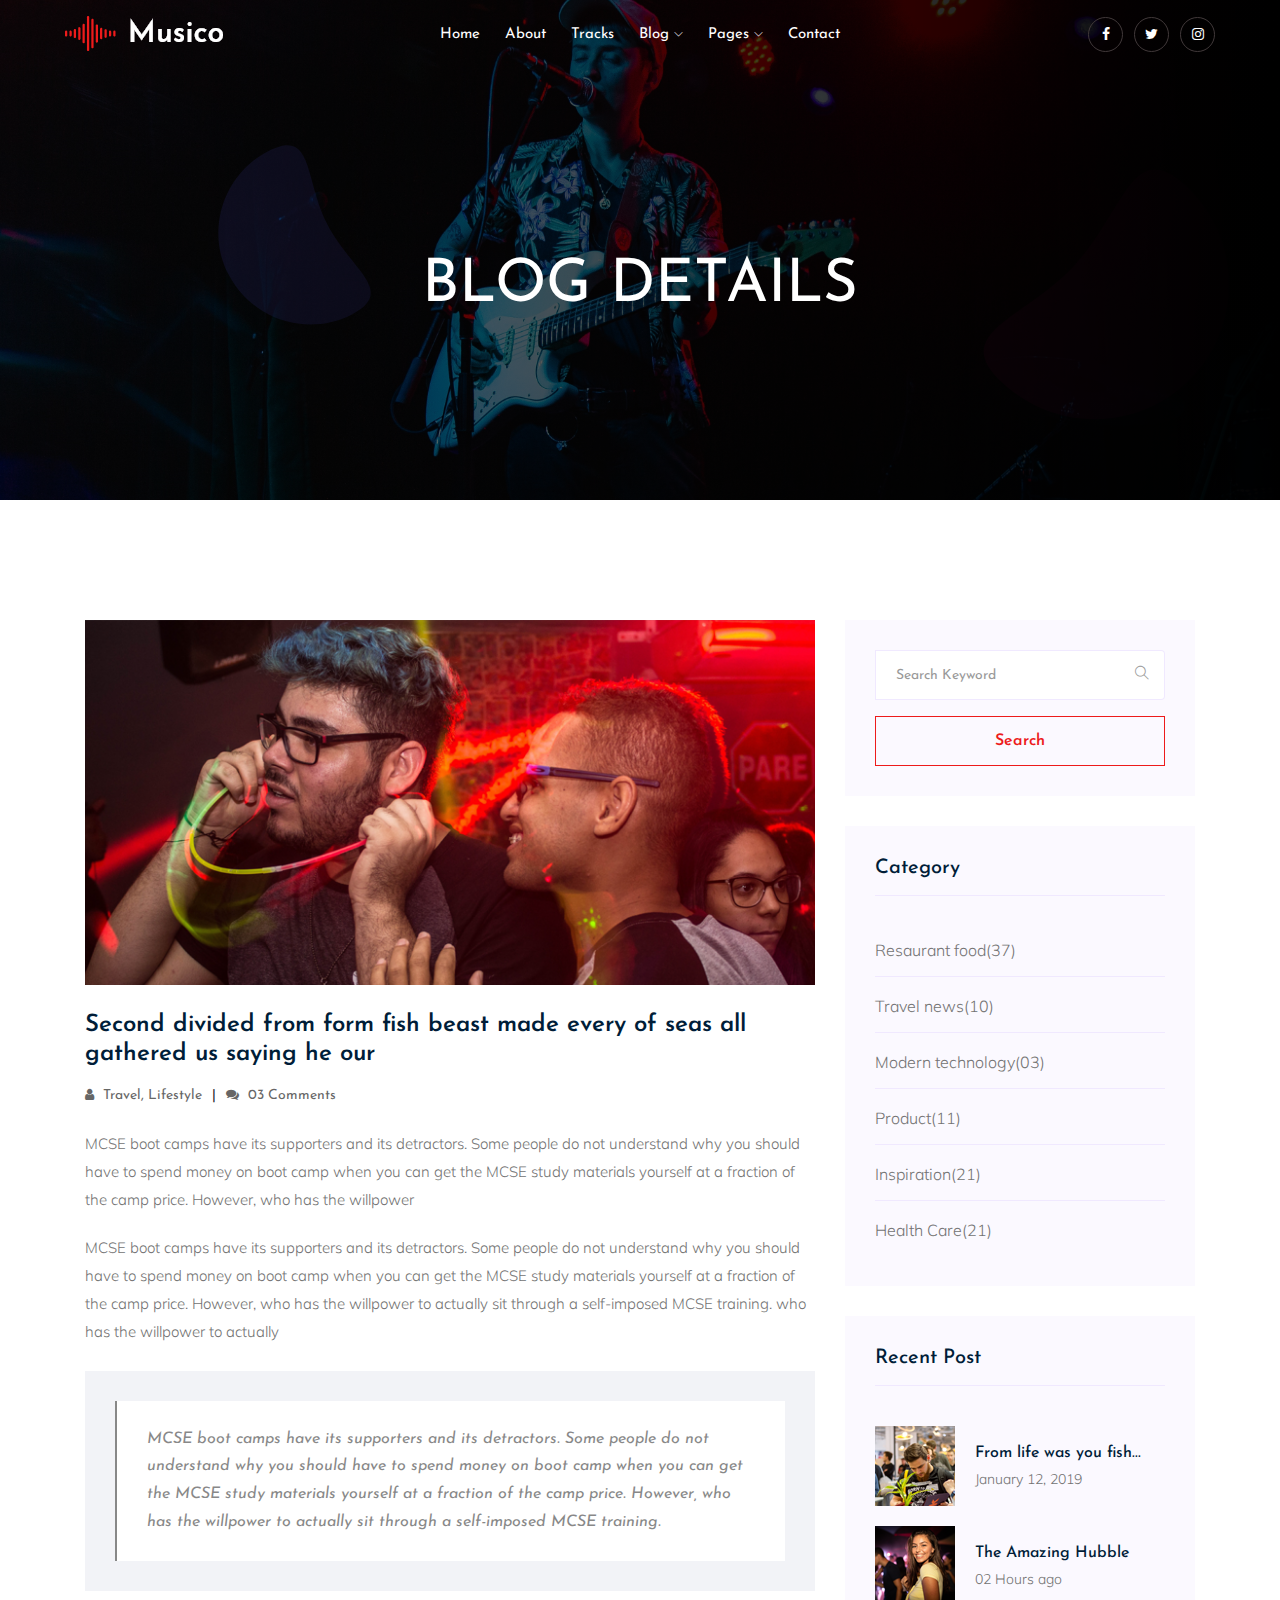
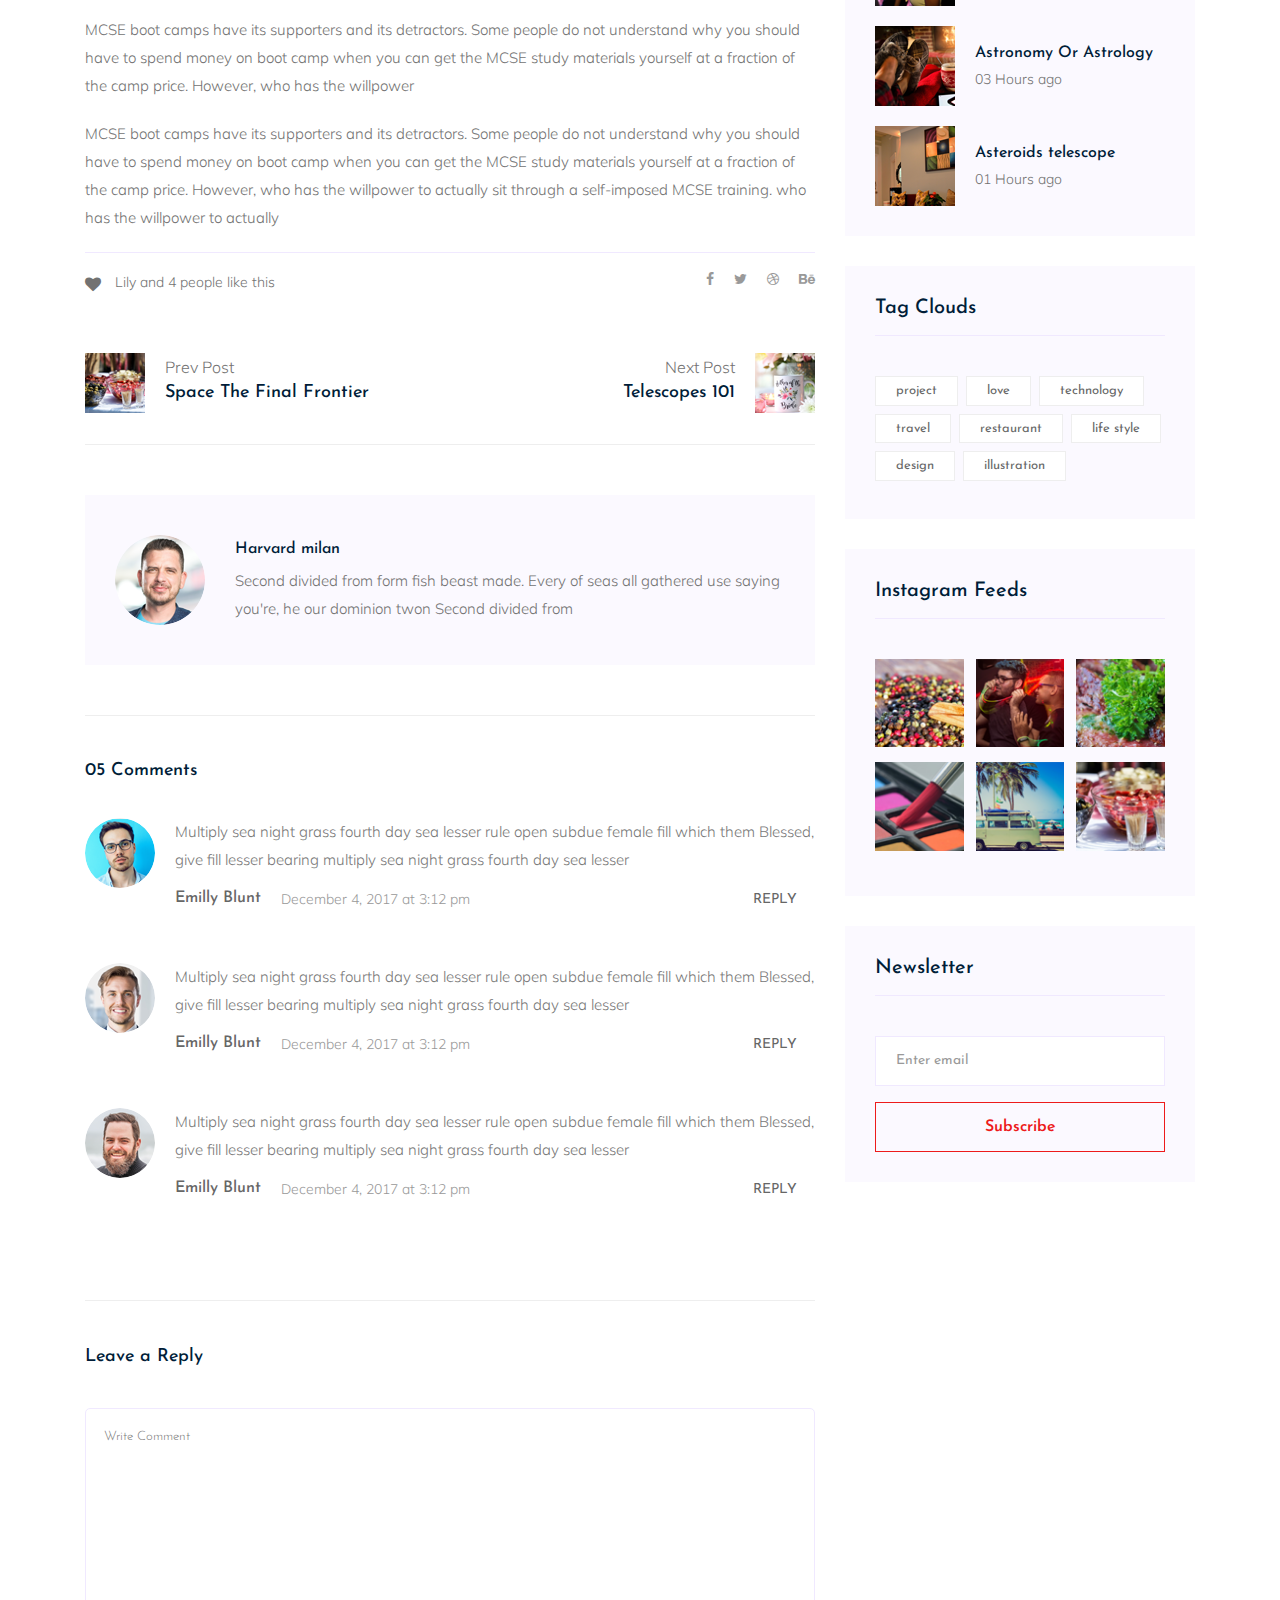
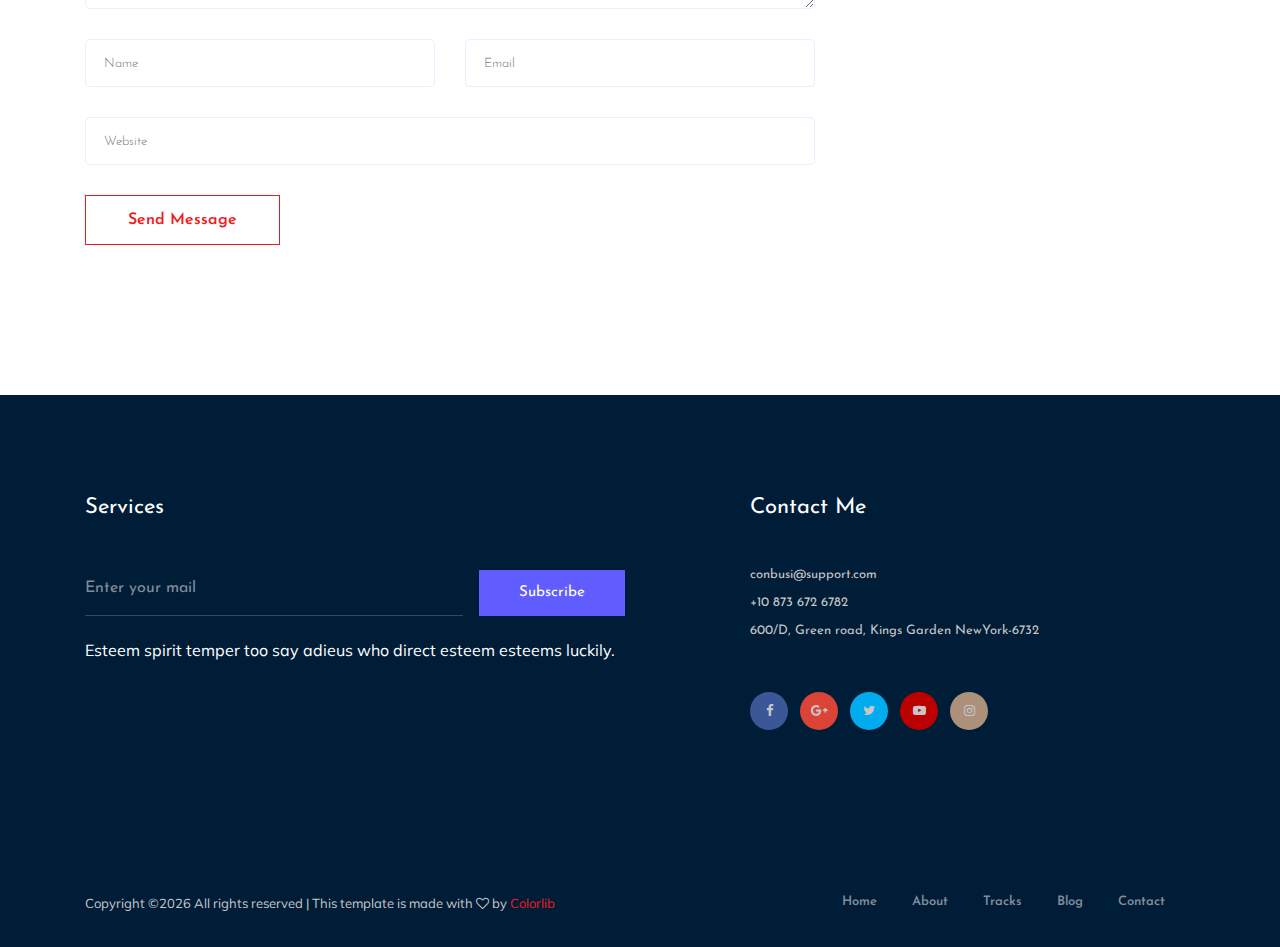
<file: single-blog.html>
<!doctype html>
<html class="no-js" lang="zxx">

<head>
   <meta charset="utf-8">
   <meta http-equiv="x-ua-compatible" content="ie=edge">
   <title>Musico</title>
   <meta name="description" content="">
   <meta name="viewport" content="width=device-width, initial-scale=1">

   <!-- <link rel="manifest" href="site.webmanifest"> -->
   <link rel="shortcut icon" type="image/x-icon" href="img/favicon.png">
   <!-- Place favicon.ico in the root directory -->

   <!-- CSS here -->
   <link rel="stylesheet" href="css/bootstrap.min.css">
   <link rel="stylesheet" href="css/owl.carousel.min.css">
   <link rel="stylesheet" href="css/magnific-popup.css">
   <link rel="stylesheet" href="css/font-awesome.min.css">
   <link rel="stylesheet" href="css/themify-icons.css">
   <link rel="stylesheet" href="css/nice-select.css">
   <link rel="stylesheet" href="css/flaticon.css">
   <link rel="stylesheet" href="css/gijgo.css">
   <link rel="stylesheet" href="css/animate.css">
   <link rel="stylesheet" href="css/slicknav.css">
   <link rel="stylesheet" href="css/style.css">
   <!-- <link rel="stylesheet" href="css/responsive.css"> -->
</head>

<body>
   <!--[if lte IE 9]>
            <p class="browserupgrade">You are using an <strong>outdated</strong> browser. Please <a href="https://browsehappy.com/">upgrade your browser</a> to improve your experience and security.</p>
        <![endif]-->
    <!-- header-start -->
    <header>
      <div class="header-area ">
          <div id="sticky-header" class="main-header-area">
              <div class="container-fluid">
                  <div class="header_bottom_border">
                      <div class="row align-items-center">
                          <div class="col-xl-3 col-lg-2">
                              <div class="logo">
                                  <a href="index.html">
                                      <img src="img/logo.png" alt="">
                                  </a>
                              </div>
                          </div>
                          <div class="col-xl-6 col-lg-7">
                              <div class="main-menu  d-none d-lg-block">
                                  <nav>
                                      <ul id="navigation">
                                          <li><a class="active" href="index.html">home</a></li>
                                          <li><a href="about.html">About</a></li>
                                          <li><a href="track.html">tracks</a></li>
                                          <li><a href="#">blog <i class="ti-angle-down"></i></a>
                                              <ul class="submenu">
                                                  <li><a href="blog.html">blog</a></li>
                                                  <li><a href="single-blog.html">single-blog</a></li>
                                              </ul>
                                          </li>
                                          <li><a href="#">pages <i class="ti-angle-down"></i></a>
                                              <ul class="submenu">
                                                   <li><a href="elements.html">elements</a></li>
                                              </ul>
                                          </li>
                                          <li><a href="contact.html">Contact</a></li>
                                      </ul>
                                  </nav>
                              </div>
                          </div>
                          <div class="col-xl-3 col-lg-3 d-none d-lg-block">
                              <div class="social_icon text-right">
                                  <ul>
                                      <li><a href="#"> <i class="fa fa-facebook"></i> </a></li>
                                      <li><a href="#"> <i class="fa fa-twitter"></i> </a></li>
                                      <li><a href="#"> <i class="fa fa-instagram"></i> </a></li>
                                  </ul>
                              </div>
                          </div>
                          <div class="col-12">
                              <div class="mobile_menu d-block d-lg-none"></div>
                          </div>
                      </div>
                  </div>

              </div>
          </div>
      </div>
  </header>
  <!-- header-end -->

  <!-- bradcam_area  -->
  <div class="bradcam_area breadcam_bg_2">
      <div class="container">
          <div class="row">
              <div class="col-xl-12">
                  <div class="bradcam_text text-center">
                      <h3>blog details</h3>
                  </div>
              </div>
          </div>
      </div>
  </div>
  <!--/ bradcam_area  -->

   <!--================Blog Area =================-->
   <section class="blog_area single-post-area section-padding">
      <div class="container">
         <div class="row">
            <div class="col-lg-8 posts-list">
               <div class="single-post">
                  <div class="feature-img">
                     <img class="img-fluid" src="img/blog/single_blog_1.png" alt="">
                  </div>
                  <div class="blog_details">
                     <h2>Second divided from form fish beast made every of seas
                        all gathered us saying he our
                     </h2>
                     <ul class="blog-info-link mt-3 mb-4">
                        <li><a href="#"><i class="fa fa-user"></i> Travel, Lifestyle</a></li>
                        <li><a href="#"><i class="fa fa-comments"></i> 03 Comments</a></li>
                     </ul>
                     <p class="excert">
                        MCSE boot camps have its supporters and its detractors. Some people do not understand why you
                        should have to spend money on boot camp when you can get the MCSE study materials yourself at a
                        fraction of the camp price. However, who has the willpower
                     </p>
                     <p>
                        MCSE boot camps have its supporters and its detractors. Some people do not understand why you
                        should have to spend money on boot camp when you can get the MCSE study materials yourself at a
                        fraction of the camp price. However, who has the willpower to actually sit through a
                        self-imposed MCSE training. who has the willpower to actually
                     </p>
                     <div class="quote-wrapper">
                        <div class="quotes">
                           MCSE boot camps have its supporters and its detractors. Some people do not understand why you
                           should have to spend money on boot camp when you can get the MCSE study materials yourself at
                           a fraction of the camp price. However, who has the willpower to actually sit through a
                           self-imposed MCSE training.
                        </div>
                     </div>
                     <p>
                        MCSE boot camps have its supporters and its detractors. Some people do not understand why you
                        should have to spend money on boot camp when you can get the MCSE study materials yourself at a
                        fraction of the camp price. However, who has the willpower
                     </p>
                     <p>
                        MCSE boot camps have its supporters and its detractors. Some people do not understand why you
                        should have to spend money on boot camp when you can get the MCSE study materials yourself at a
                        fraction of the camp price. However, who has the willpower to actually sit through a
                        self-imposed MCSE training. who has the willpower to actually
                     </p>
                  </div>
               </div>
               <div class="navigation-top">
                  <div class="d-sm-flex justify-content-between text-center">
                     <p class="like-info"><span class="align-middle"><i class="fa fa-heart"></i></span> Lily and 4
                        people like this</p>
                     <div class="col-sm-4 text-center my-2 my-sm-0">
                        <!-- <p class="comment-count"><span class="align-middle"><i class="fa fa-comment"></i></span> 06 Comments</p> -->
                     </div>
                     <ul class="social-icons">
                        <li><a href="#"><i class="fa fa-facebook-f"></i></a></li>
                        <li><a href="#"><i class="fa fa-twitter"></i></a></li>
                        <li><a href="#"><i class="fa fa-dribbble"></i></a></li>
                        <li><a href="#"><i class="fa fa-behance"></i></a></li>
                     </ul>
                  </div>
                  <div class="navigation-area">
                     <div class="row">
                        <div
                           class="col-lg-6 col-md-6 col-12 nav-left flex-row d-flex justify-content-start align-items-center">
                           <div class="thumb">
                              <a href="#">
                                 <img class="img-fluid" src="img/post/preview.png" alt="">
                              </a>
                           </div>
                           <div class="arrow">
                              <a href="#">
                                 <span class="lnr text-white ti-arrow-left"></span>
                              </a>
                           </div>
                           <div class="detials">
                              <p>Prev Post</p>
                              <a href="#">
                                 <h4>Space The Final Frontier</h4>
                              </a>
                           </div>
                        </div>
                        <div
                           class="col-lg-6 col-md-6 col-12 nav-right flex-row d-flex justify-content-end align-items-center">
                           <div class="detials">
                              <p>Next Post</p>
                              <a href="#">
                                 <h4>Telescopes 101</h4>
                              </a>
                           </div>
                           <div class="arrow">
                              <a href="#">
                                 <span class="lnr text-white ti-arrow-right"></span>
                              </a>
                           </div>
                           <div class="thumb">
                              <a href="#">
                                 <img class="img-fluid" src="img/post/next.png" alt="">
                              </a>
                           </div>
                        </div>
                     </div>
                  </div>
               </div>
               <div class="blog-author">
                  <div class="media align-items-center">
                     <img src="img/blog/author.png" alt="">
                     <div class="media-body">
                        <a href="#">
                           <h4>Harvard milan</h4>
                        </a>
                        <p>Second divided from form fish beast made. Every of seas all gathered use saying you're, he
                           our dominion twon Second divided from</p>
                     </div>
                  </div>
               </div>
               <div class="comments-area">
                  <h4>05 Comments</h4>
                  <div class="comment-list">
                     <div class="single-comment justify-content-between d-flex">
                        <div class="user justify-content-between d-flex">
                           <div class="thumb">
                              <img src="img/comment/comment_1.png" alt="">
                           </div>
                           <div class="desc">
                              <p class="comment">
                                 Multiply sea night grass fourth day sea lesser rule open subdue female fill which them
                                 Blessed, give fill lesser bearing multiply sea night grass fourth day sea lesser
                              </p>
                              <div class="d-flex justify-content-between">
                                 <div class="d-flex align-items-center">
                                    <h5>
                                       <a href="#">Emilly Blunt</a>
                                    </h5>
                                    <p class="date">December 4, 2017 at 3:12 pm </p>
                                 </div>
                                 <div class="reply-btn">
                                    <a href="#" class="btn-reply text-uppercase">reply</a>
                                 </div>
                              </div>
                           </div>
                        </div>
                     </div>
                  </div>
                  <div class="comment-list">
                     <div class="single-comment justify-content-between d-flex">
                        <div class="user justify-content-between d-flex">
                           <div class="thumb">
                              <img src="img/comment/comment_2.png" alt="">
                           </div>
                           <div class="desc">
                              <p class="comment">
                                 Multiply sea night grass fourth day sea lesser rule open subdue female fill which them
                                 Blessed, give fill lesser bearing multiply sea night grass fourth day sea lesser
                              </p>
                              <div class="d-flex justify-content-between">
                                 <div class="d-flex align-items-center">
                                    <h5>
                                       <a href="#">Emilly Blunt</a>
                                    </h5>
                                    <p class="date">December 4, 2017 at 3:12 pm </p>
                                 </div>
                                 <div class="reply-btn">
                                    <a href="#" class="btn-reply text-uppercase">reply</a>
                                 </div>
                              </div>
                           </div>
                        </div>
                     </div>
                  </div>
                  <div class="comment-list">
                     <div class="single-comment justify-content-between d-flex">
                        <div class="user justify-content-between d-flex">
                           <div class="thumb">
                              <img src="img/comment/comment_3.png" alt="">
                           </div>
                           <div class="desc">
                              <p class="comment">
                                 Multiply sea night grass fourth day sea lesser rule open subdue female fill which them
                                 Blessed, give fill lesser bearing multiply sea night grass fourth day sea lesser
                              </p>
                              <div class="d-flex justify-content-between">
                                 <div class="d-flex align-items-center">
                                    <h5>
                                       <a href="#">Emilly Blunt</a>
                                    </h5>
                                    <p class="date">December 4, 2017 at 3:12 pm </p>
                                 </div>
                                 <div class="reply-btn">
                                    <a href="#" class="btn-reply text-uppercase">reply</a>
                                 </div>
                              </div>
                           </div>
                        </div>
                     </div>
                  </div>
               </div>
               <div class="comment-form">
                  <h4>Leave a Reply</h4>
                  <form class="form-contact comment_form" action="#" id="commentForm">
                     <div class="row">
                        <div class="col-12">
                           <div class="form-group">
                              <textarea class="form-control w-100" name="comment" id="comment" cols="30" rows="9"
                                 placeholder="Write Comment"></textarea>
                           </div>
                        </div>
                        <div class="col-sm-6">
                           <div class="form-group">
                              <input class="form-control" name="name" id="name" type="text" placeholder="Name">
                           </div>
                        </div>
                        <div class="col-sm-6">
                           <div class="form-group">
                              <input class="form-control" name="email" id="email" type="email" placeholder="Email">
                           </div>
                        </div>
                        <div class="col-12">
                           <div class="form-group">
                              <input class="form-control" name="website" id="website" type="text" placeholder="Website">
                           </div>
                        </div>
                     </div>
                     <div class="form-group">
                        <button type="submit" class="button button-contactForm btn_1 boxed-btn">Send Message</button>
                     </div>
                  </form>
               </div>
            </div>
            <div class="col-lg-4">
               <div class="blog_right_sidebar">
                  <aside class="single_sidebar_widget search_widget">
                     <form action="#">
                        <div class="form-group">
                           <div class="input-group mb-3">
                              <input type="text" class="form-control" placeholder='Search Keyword'
                                 onfocus="this.placeholder = ''" onblur="this.placeholder = 'Search Keyword'">
                              <div class="input-group-append">
                                 <button class="btn" type="button"><i class="ti-search"></i></button>
                              </div>
                           </div>
                        </div>
                        <button class="button rounded-0 primary-bg text-white w-100 btn_1 boxed-btn"
                           type="submit">Search</button>
                     </form>
                  </aside>
                  <aside class="single_sidebar_widget post_category_widget">
                     <h4 class="widget_title">Category</h4>
                     <ul class="list cat-list">
                        <li>
                           <a href="#" class="d-flex">
                              <p>Resaurant food</p>
                              <p>(37)</p>
                           </a>
                        </li>
                        <li>
                           <a href="#" class="d-flex">
                              <p>Travel news</p>
                              <p>(10)</p>
                           </a>
                        </li>
                        <li>
                           <a href="#" class="d-flex">
                              <p>Modern technology</p>
                              <p>(03)</p>
                           </a>
                        </li>
                        <li>
                           <a href="#" class="d-flex">
                              <p>Product</p>
                              <p>(11)</p>
                           </a>
                        </li>
                        <li>
                           <a href="#" class="d-flex">
                              <p>Inspiration</p>
                              <p>(21)</p>
                           </a>
                        </li>
                        <li>
                           <a href="#" class="d-flex">
                              <p>Health Care</p>
                              <p>(21)</p>
                           </a>
                        </li>
                     </ul>
                  </aside>
                  <aside class="single_sidebar_widget popular_post_widget">
                     <h3 class="widget_title">Recent Post</h3>
                     <div class="media post_item">
                        <img src="img/post/post_1.png" alt="post">
                        <div class="media-body">
                           <a href="single-blog.html">
                              <h3>From life was you fish...</h3>
                           </a>
                           <p>January 12, 2019</p>
                        </div>
                     </div>
                     <div class="media post_item">
                        <img src="img/post/post_2.png" alt="post">
                        <div class="media-body">
                           <a href="single-blog.html">
                              <h3>The Amazing Hubble</h3>
                           </a>
                           <p>02 Hours ago</p>
                        </div>
                     </div>
                     <div class="media post_item">
                        <img src="img/post/post_3.png" alt="post">
                        <div class="media-body">
                           <a href="single-blog.html">
                              <h3>Astronomy Or Astrology</h3>
                           </a>
                           <p>03 Hours ago</p>
                        </div>
                     </div>
                     <div class="media post_item">
                        <img src="img/post/post_4.png" alt="post">
                        <div class="media-body">
                           <a href="single-blog.html">
                              <h3>Asteroids telescope</h3>
                           </a>
                           <p>01 Hours ago</p>
                        </div>
                     </div>
                  </aside>
                  <aside class="single_sidebar_widget tag_cloud_widget">
                     <h4 class="widget_title">Tag Clouds</h4>
                     <ul class="list">
                        <li>
                           <a href="#">project</a>
                        </li>
                        <li>
                           <a href="#">love</a>
                        </li>
                        <li>
                           <a href="#">technology</a>
                        </li>
                        <li>
                           <a href="#">travel</a>
                        </li>
                        <li>
                           <a href="#">restaurant</a>
                        </li>
                        <li>
                           <a href="#">life style</a>
                        </li>
                        <li>
                           <a href="#">design</a>
                        </li>
                        <li>
                           <a href="#">illustration</a>
                        </li>
                     </ul>
                  </aside>
                  <aside class="single_sidebar_widget instagram_feeds">
                     <h4 class="widget_title">Instagram Feeds</h4>
                     <ul class="instagram_row flex-wrap">
                        <li>
                           <a href="#">
                              <img class="img-fluid" src="img/post/post_5.png" alt="">
                           </a>
                        </li>
                        <li>
                           <a href="#">
                              <img class="img-fluid" src="img/post/post_6.png" alt="">
                           </a>
                        </li>
                        <li>
                           <a href="#">
                              <img class="img-fluid" src="img/post/post_7.png" alt="">
                           </a>
                        </li>
                        <li>
                           <a href="#">
                              <img class="img-fluid" src="img/post/post_8.png" alt="">
                           </a>
                        </li>
                        <li>
                           <a href="#">
                              <img class="img-fluid" src="img/post/post_9.png" alt="">
                           </a>
                        </li>
                        <li>
                           <a href="#">
                              <img class="img-fluid" src="img/post/post_10.png" alt="">
                           </a>
                        </li>
                     </ul>
                  </aside>
                  <aside class="single_sidebar_widget newsletter_widget">
                     <h4 class="widget_title">Newsletter</h4>
                     <form action="#">
                        <div class="form-group">
                           <input type="email" class="form-control" onfocus="this.placeholder = ''"
                              onblur="this.placeholder = 'Enter email'" placeholder='Enter email' required>
                        </div>
                        <button class="button rounded-0 primary-bg text-white w-100 btn_1 boxed-btn"
                           type="submit">Subscribe</button>
                     </form>
                  </aside>
               </div>
            </div>
         </div>
      </div>
   </section>
   <!--================ Blog Area end =================-->

    <!-- footer start -->
    <footer class="footer">
      <div class="footer_top">
          <div class="container">
              <div class="row">
                  <div class="col-xl-6 col-md-6">
                          <div class="footer_widget">
                                  <h3 class="footer_title">
                                          Services
                                  </h3>
                              <div class="subscribe-from">
                                      <form action="#">
                                              <input type="text" placeholder="Enter your mail">
                                              <button type="submit" >Subscribe</button>
                                          </form>
                              </div>
                              <p class="sub_text">Esteem spirit temper too say adieus who direct esteem esteems luckily.</p>
                              </div>
                  </div>
                  <div class="col-xl-5 col-md-5 offset-xl-1">
                      <div class="footer_widget">
                              <h3 class="footer_title">
                                      Contact Me
                              </h3>
                          <ul>
                              <li><a href="#">conbusi@support.com
                                  </a></li>
                              <li><a href="#">+10 873 672 6782
                                  </a></li>
                              <li><a href="#">600/D, Green road, Kings Garden NewYork-6732</a></li>
                          </ul>
                          <div class="socail_links">
                              <ul>
                                  <li>
                                      <a href="#">
                                          <i class=" fa fa-facebook "></i>
                                      </a>
                                  </li>
                                  <li>
                                      <a href="#">
                                          <i class="fa fa-google-plus"></i>
                                      </a>
                                  </li>
                                  <li>
                                      <a href="#">
                                          <i class="fa fa-twitter"></i>
                                      </a>
                                  </li>
                                  <li>
                                      <a href="#">
                                          <i class="fa fa-youtube-play"></i>
                                      </a>
                                  </li>
                                  <li>
                                      <a href="#">
                                          <i class="fa fa-instagram"></i>
                                      </a>
                                  </li>
                              </ul>
                          </div>

                      </div>
                  </div>
              </div>
          </div>
      </div>
      <div class="copy-right_text">
          <div class="container">
              <div class="footer_border"></div>
              <div class="row">
                  <div class="col-xl-7 col-md-6">
                      <p class="copy_right">
                          <!-- Link back to Colorlib can't be removed. Template is licensed under CC BY 3.0. -->
Copyright &copy;<script>document.write(new Date().getFullYear());</script> All rights reserved | This template is made with <i class="fa fa-heart-o" aria-hidden="true"></i> by <a href="https://colorlib.com" target="_blank">Colorlib</a>
<!-- Link back to Colorlib can't be removed. Template is licensed under CC BY 3.0. -->
                      </p>
                  </div>
                  <div class="col-xl-5 col-md-6">
                      <div class="footer_links">
                          <ul>
                              <li><a href="#">home</a></li>
                              <li><a href="#">about</a></li>
                              <li><a href="#">tracks</a></li>
                              <li><a href="#">blog</a></li>
                              <li><a href="#">contact</a></li>
                          </ul>
                      </div>
                  </div>
              </div>
          </div>
      </div>
  </footer>
  <!--/ footer end  -->


   <!-- JS here -->
   <script src="js/vendor/modernizr-3.5.0.min.js"></script>
   <script src="js/vendor/jquery-1.12.4.min.js"></script>
   <script src="js/popper.min.js"></script>
   <script src="js/bootstrap.min.js"></script>
   <script src="js/owl.carousel.min.js"></script>
   <script src="js/isotope.pkgd.min.js"></script>
   <script src="js/ajax-form.js"></script>
   <script src="js/waypoints.min.js"></script>
   <script src="js/jquery.counterup.min.js"></script>
   <script src="js/imagesloaded.pkgd.min.js"></script>
   <script src="js/scrollIt.js"></script>
   <script src="js/jquery.scrollUp.min.js"></script>
   <script src="js/wow.min.js"></script>
   <script src="js/nice-select.min.js"></script>
   <script src="js/jquery.slicknav.min.js"></script>
   <script src="js/jquery.magnific-popup.min.js"></script>
   <script src="js/plugins.js"></script>
   <script src="js/gijgo.min.js"></script>

   <!--contact js-->
   <script src="js/contact.js"></script>
   <script src="js/jquery.ajaxchimp.min.js"></script>
   <script src="js/jquery.form.js"></script>
   <script src="js/jquery.validate.min.js"></script>
   <script src="js/mail-script.js"></script>

   <script src="js/main.js"></script>
   <script>
      $('#datepicker').datepicker({
          iconsLibrary: 'fontawesome',
          icons: {
           rightIcon: '<span class="fa fa-caret-down"></span>'
       }
      });
      $('#datepicker2').datepicker({
          iconsLibrary: 'fontawesome',
          icons: {
           rightIcon: '<span class="fa fa-caret-down"></span>'
       }

      });
  </script>
</body>

</html>
</file>
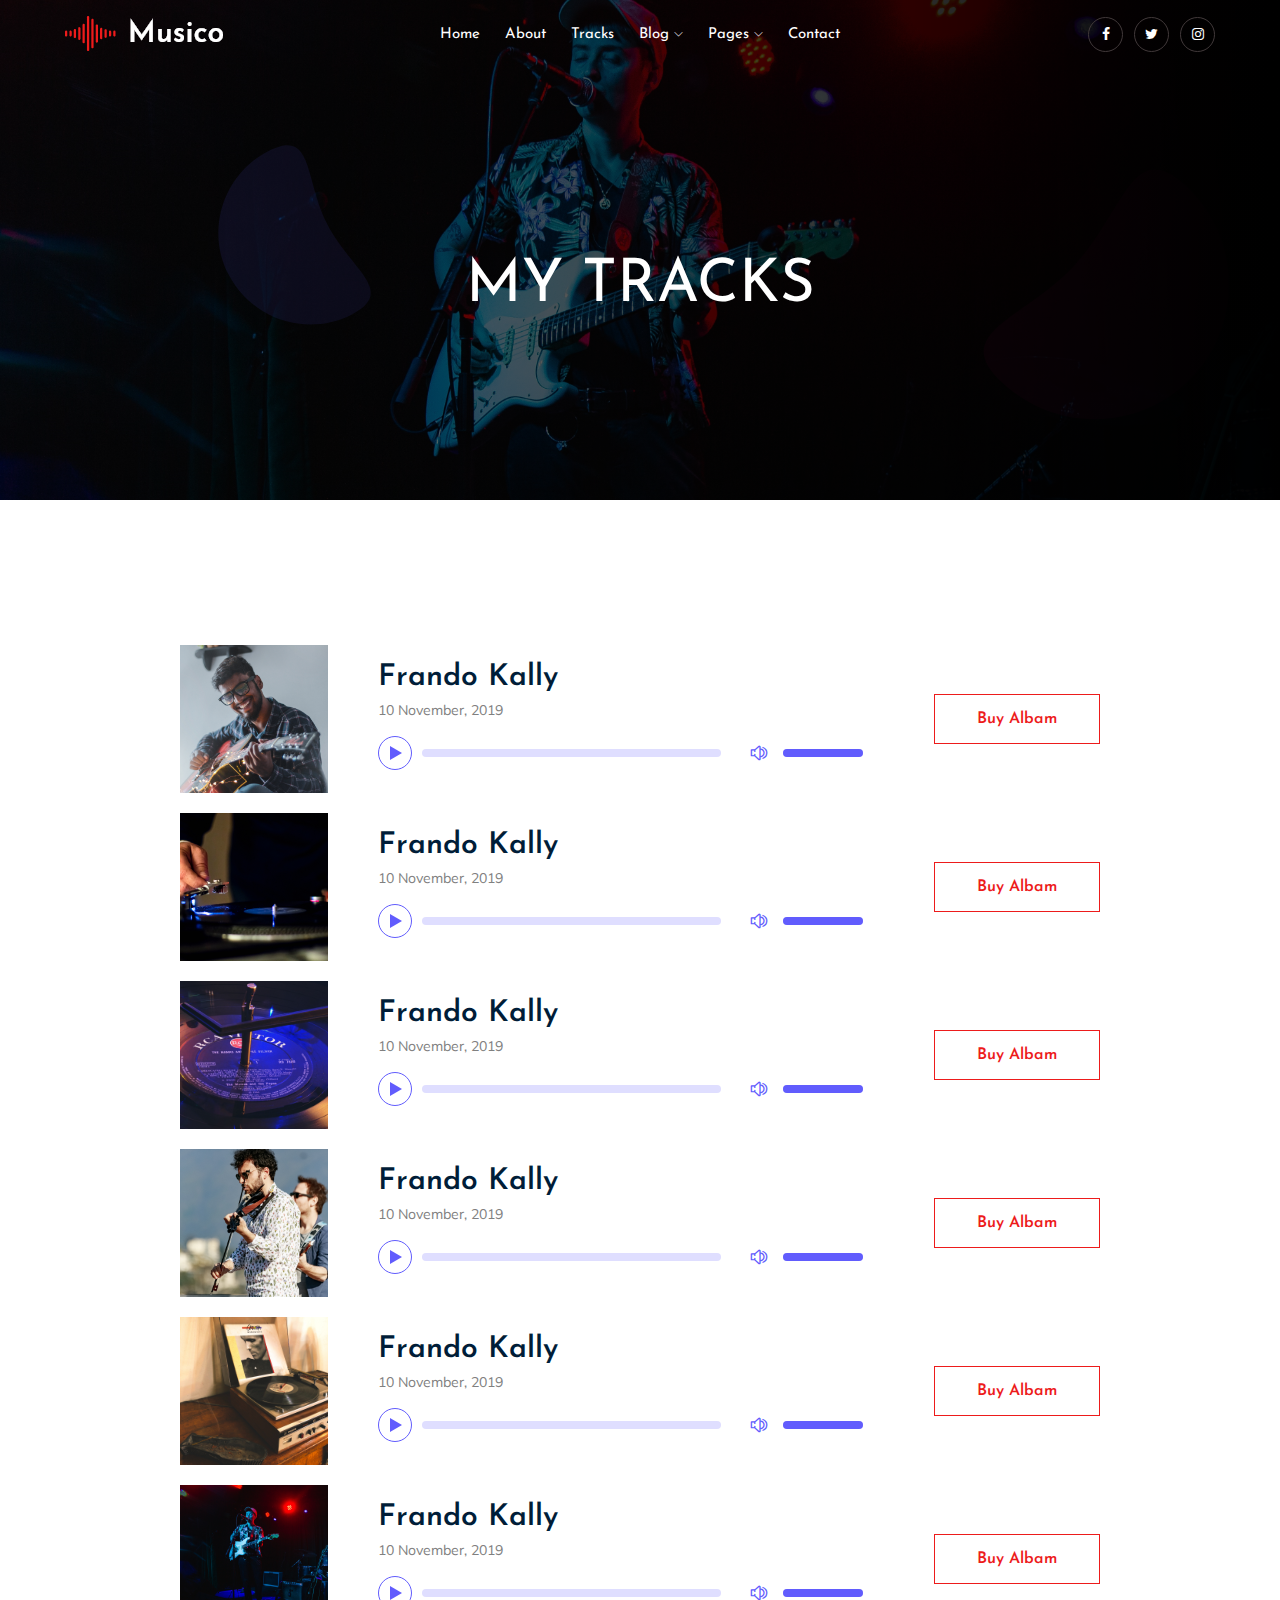
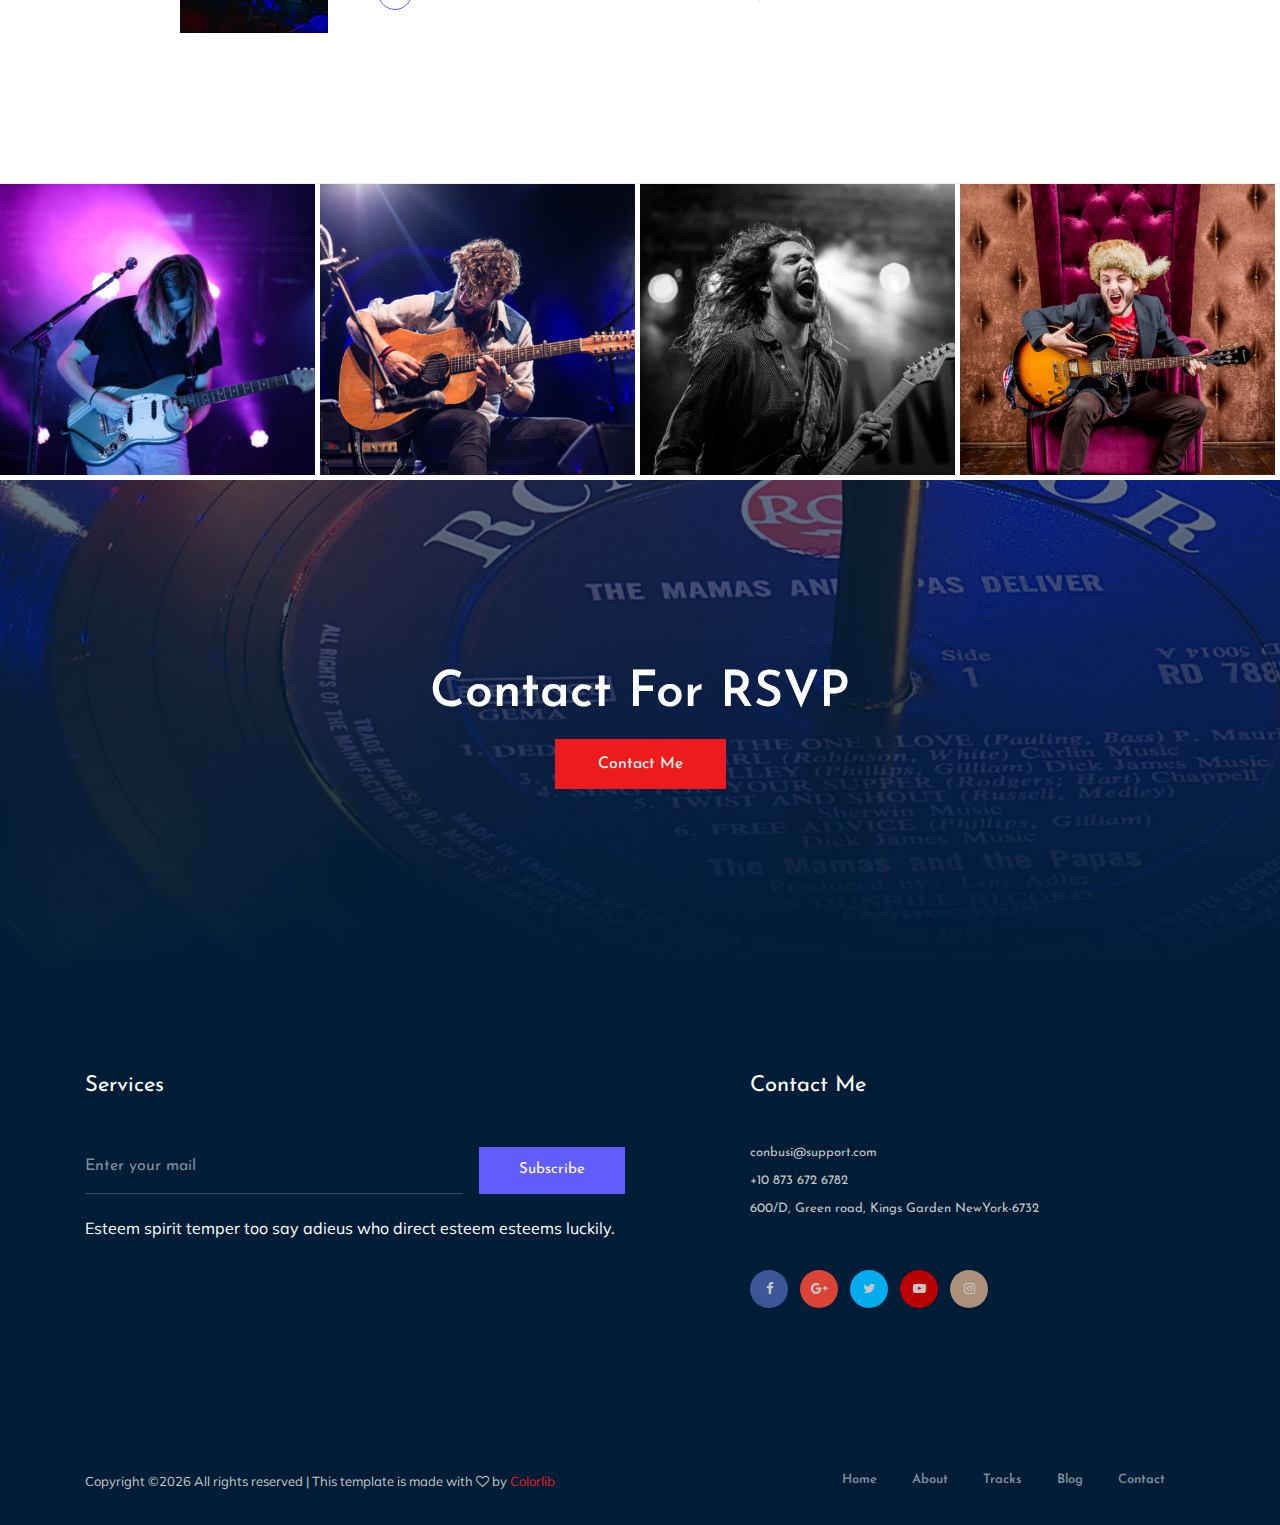
<file: track.html>
<!doctype html>
<html class="no-js" lang="zxx">

<head>
    <meta charset="utf-8">
    <meta http-equiv="x-ua-compatible" content="ie=edge">
    <title>Musico</title>
    <meta name="description" content="">
    <meta name="viewport" content="width=device-width, initial-scale=1">

    <!-- <link rel="manifest" href="site.webmanifest"> -->
    <link rel="shortcut icon" type="image/x-icon" href="img/favicon.png">
    <!-- Place favicon.ico in the root directory -->

    <!-- CSS here -->
    <link rel="stylesheet" href="css/bootstrap.min.css">
    <link rel="stylesheet" href="css/owl.carousel.min.css">
    <link rel="stylesheet" href="css/magnific-popup.css">
    <link rel="stylesheet" href="css/font-awesome.min.css">
    <link rel="stylesheet" href="css/themify-icons.css">
    <link rel="stylesheet" href="css/nice-select.css">
    <link rel="stylesheet" href="css/audioplayer.css">
    <link rel="stylesheet" href="css/flaticon.css">
    <link rel="stylesheet" href="css/gijgo.css">
    <link rel="stylesheet" href="css/animate.css">
    <link rel="stylesheet" href="css/slick.css">
    <link rel="stylesheet" href="css/slicknav.css">
    <link rel="stylesheet" href="css/style.css">
    <!-- <link rel="stylesheet" href="css/responsive.css"> -->
</head>

<body>
    <!--[if lte IE 9]>
            <p class="browserupgrade">You are using an <strong>outdated</strong> browser. Please <a href="https://browsehappy.com/">upgrade your browser</a> to improve your experience and security.</p>
        <![endif]-->

    <!-- header-start -->
    <header>
        <div class="header-area ">
            <div id="sticky-header" class="main-header-area">
                <div class="container-fluid">
                    <div class="header_bottom_border">
                        <div class="row align-items-center">
                            <div class="col-xl-3 col-lg-2">
                                <div class="logo">
                                    <a href="index.html">
                                        <img src="img/logo.png" alt="">
                                    </a>
                                </div>
                            </div>
                            <div class="col-xl-6 col-lg-7">
                                <div class="main-menu  d-none d-lg-block">
                                    <nav>
                                        <ul id="navigation">
                                            <li><a class="active" href="index.html">home</a></li>
                                            <li><a href="about.html">About</a></li>
                                            <li><a href="track.html">tracks</a></li>
                                            <li><a href="#">blog <i class="ti-angle-down"></i></a>
                                                <ul class="submenu">
                                                    <li><a href="blog.html">blog</a></li>
                                                    <li><a href="single-blog.html">single-blog</a></li>
                                                </ul>
                                            </li>
                                            <li><a href="#">pages <i class="ti-angle-down"></i></a>
                                                <ul class="submenu">
                                                     <li><a href="elements.html">elements</a></li>
                                                </ul>
                                            </li>
                                            <li><a href="contact.html">Contact</a></li>
                                        </ul>
                                    </nav>
                                </div>
                            </div>
                            <div class="col-xl-3 col-lg-3 d-none d-lg-block">
                                <div class="social_icon text-right">
                                    <ul>
                                        <li><a href="#"> <i class="fa fa-facebook"></i> </a></li>
                                        <li><a href="#"> <i class="fa fa-twitter"></i> </a></li>
                                        <li><a href="#"> <i class="fa fa-instagram"></i> </a></li>
                                    </ul>
                                </div>
                            </div>
                            <div class="col-12">
                                <div class="mobile_menu d-block d-lg-none"></div>
                            </div>
                        </div>
                    </div>

                </div>
            </div>
        </div>
    </header>
    <!-- header-end -->

    <!-- bradcam_area  -->
    <div class="bradcam_area breadcam_bg_2">
        <div class="container">
            <div class="row">
                <div class="col-xl-12">
                    <div class="bradcam_text text-center">
                        <h3>My Tracks</h3>
                    </div>
                </div>
            </div>
        </div>
    </div>
    <!--/ bradcam_area  -->
    <!-- music_area  -->
    <div class="music_area music_gallery inc_padding">
        <div class="container">
            <div class="row align-items-center justify-content-center mb-20">
                <div class="col-xl-10">
                    <div class="row align-items-center">
                                <div class="col-xl-9 col-md-9">
                                    <div class="music_field">
                                            <div class="thumb">
                                                    <img src="img/music_man/1.png" alt="">
                                                </div>
                                                <div class="audio_name">
                                                    <div class="name">
                                                        <h4>Frando Kally</h4>
                                                        <p>10 November, 2019</p>
                                                    </div>
                                                        <audio preload="auto" controls>
                                                                <source src="https://www.w3schools.com/html/horse.mp3">
                                                            </audio>
                                                </div>
                                    </div>
                                </div>
                                <div class="col-xl-3 col-md-3">
                                    <div class="music_btn">
                                            <a href="#" class="boxed-btn">buy albam</a>
                                    </div>
                                </div>
                    </div>
                </div>

            </div>
            <div class="row align-items-center justify-content-center mb-20">
                <div class="col-xl-10">
                    <div class="row align-items-center">
                                <div class="col-xl-9 col-md-9">
                                    <div class="music_field">
                                            <div class="thumb">
                                                    <img src="img/music_man/2.png" alt="">
                                                </div>
                                                <div class="audio_name">
                                                    <div class="name">
                                                        <h4>Frando Kally</h4>
                                                        <p>10 November, 2019</p>
                                                    </div>
                                                        <audio preload="auto" controls>
                                                                <source src="https://www.w3schools.com/html/horse.mp3">
                                                            </audio>
                                                </div>
                                    </div>
                                </div>
                                <div class="col-xl-3 col-md-3">
                                    <div class="music_btn">
                                            <a href="#" class="boxed-btn">buy albam</a>
                                    </div>
                                </div>
                    </div>
                </div>

            </div>
            <div class="row align-items-center justify-content-center mb-20">
                <div class="col-xl-10">
                    <div class="row align-items-center">
                                <div class="col-xl-9 col-md-9">
                                    <div class="music_field">
                                            <div class="thumb">
                                                    <img src="img/music_man/3.png" alt="">
                                                </div>
                                                <div class="audio_name">
                                                    <div class="name">
                                                        <h4>Frando Kally</h4>
                                                        <p>10 November, 2019</p>
                                                    </div>
                                                        <audio preload="auto" controls>
                                                                <source src="https://www.w3schools.com/html/horse.mp3">
                                                            </audio>
                                                </div>
                                    </div>
                                </div>
                                <div class="col-xl-3 col-md-3">
                                    <div class="music_btn">
                                            <a href="#" class="boxed-btn">buy albam</a>
                                    </div>
                                </div>
                    </div>
                </div>

            </div>
            <div class="row align-items-center justify-content-center mb-20">
                <div class="col-xl-10">
                    <div class="row align-items-center">
                                <div class="col-xl-9 col-md-9">
                                    <div class="music_field">
                                            <div class="thumb">
                                                    <img src="img/music_man/4.png" alt="">
                                                </div>
                                                <div class="audio_name">
                                                    <div class="name">
                                                        <h4>Frando Kally</h4>
                                                        <p>10 November, 2019</p>
                                                    </div>
                                                        <audio preload="auto" controls>
                                                                <source src="https://www.w3schools.com/html/horse.mp3">
                                                            </audio>
                                                </div>
                                    </div>
                                </div>
                                <div class="col-xl-3 col-md-3">
                                    <div class="music_btn">
                                            <a href="#" class="boxed-btn">buy albam</a>
                                    </div>
                                </div>
                    </div>
                </div>

            </div>
            <div class="row align-items-center justify-content-center mb-20">
                <div class="col-xl-10">
                    <div class="row align-items-center">
                                <div class="col-xl-9 col-md-9">
                                    <div class="music_field">
                                            <div class="thumb">
                                                    <img src="img/music_man/5.png" alt="">
                                                </div>
                                                <div class="audio_name">
                                                    <div class="name">
                                                        <h4>Frando Kally</h4>
                                                        <p>10 November, 2019</p>
                                                    </div>
                                                        <audio preload="auto" controls>
                                                                <source src="https://www.w3schools.com/html/horse.mp3">
                                                            </audio>
                                                </div>
                                    </div>
                                </div>
                                <div class="col-xl-3 col-md-3">
                                    <div class="music_btn">
                                            <a href="#" class="boxed-btn">buy albam</a>
                                    </div>
                                </div>
                    </div>
                </div>

            </div>
            <div class="row align-items-center justify-content-center mb-20">
                <div class="col-xl-10">
                    <div class="row align-items-center">
                                <div class="col-xl-9 col-md-9">
                                    <div class="music_field">
                                            <div class="thumb">
                                                    <img src="img/music_man/6.png" alt="">
                                                </div>
                                                <div class="audio_name">
                                                    <div class="name">
                                                        <h4>Frando Kally</h4>
                                                        <p>10 November, 2019</p>
                                                    </div>
                                                        <audio preload="auto" controls>
                                                                <source src="https://www.w3schools.com/html/horse.mp3">
                                                            </audio>
                                                </div>
                                    </div>
                                </div>
                                <div class="col-xl-3 col-md-3">
                                    <div class="music_btn">
                                            <a href="#" class="boxed-btn">buy albam</a>
                                    </div>
                                </div>
                    </div>
                </div>

            </div>
        </div>
    </div>
    <!-- music_area end  -->

    <!-- youtube_video_area  -->
    <div class="youtube_video_area">
        <div class="container-fluid p-0">
            <div class="row no-gutters">
                <div class="col-xl-3 col-lg-3 col-md-6">
                    <div class="single_video">
                        <div class="thumb">
                            <img src="img/video/1.png" alt="">
                        </div>
                        <div class="hover_elements">
                            <div class="video">
                                    <a class="popup-video" href="https://www.youtube.com/watch?v=Hzmp3z6deF8"> 
                                            <i class="fa fa-play"></i>
                                        </a>
                            </div>

                            <div class="hover_inner">
                                <span>New York Show-2018</span>
                                <h3><a href="#">Shadows of My Dream</a></h3>
                            </div>
                        </div>
                    </div>
                </div>
                <div class="col-xl-3 col-lg-3 col-md-6">
                    <div class="single_video">
                        <div class="thumb">
                            <img src="img/video/2.png" alt="">
                        </div>
                        <div class="hover_elements">
                            <div class="video">
                                    <a class="popup-video" href="https://www.youtube.com/watch?v=Hzmp3z6deF8"> 
                                            <i class="fa fa-play"></i>
                                        </a>
                            </div>

                            <div class="hover_inner">
                                <span>New York Show-2018</span>
                                <h3><a href="#">Shadows of My Dream</a></h3>
                            </div>
                        </div>
                    </div>
                </div>
                <div class="col-xl-3 col-lg-3 col-md-6">
                    <div class="single_video">
                        <div class="thumb">
                            <img src="img/video/3.png" alt="">
                        </div>
                        <div class="hover_elements">
                            <div class="video">
                                    <a class="popup-video" href="https://www.youtube.com/watch?v=Hzmp3z6deF8"> 
                                            <i class="fa fa-play"></i>
                                        </a>
                            </div>

                            <div class="hover_inner">
                                <span>New York Show-2018</span>
                                <h3><a href="#">Shadows of My Dream</a></h3>
                            </div>
                        </div>
                    </div>
                </div>
                <div class="col-xl-3 col-lg-3 col-md-6">
                    <div class="single_video">
                        <div class="thumb">
                            <img src="img/video/4.png" alt="">
                        </div>
                        <div class="hover_elements">
                            <div class="video">
                                    <a class="popup-video" href="https://www.youtube.com/watch?v=Hzmp3z6deF8"> 
                                            <i class="fa fa-play"></i>
                                        </a>
                            </div>

                            <div class="hover_inner">
                                <span>New York Show-2018</span>
                                <h3><a href="#">Shadows of My Dream</a></h3>
                            </div>
                        </div>
                    </div>
                </div>
            </div>
        </div>
    </div>
    <!-- / youtube_video_area  -->

    <!-- contact_rsvp -->
    <div class="contact_rsvp">
        <div class="container">
            <div class="row">
                <div class="col-xl-12">
                    <div class="text text-center">
                        <h3>Contact For RSVP</h3>
                        <a class="boxed-btn3" href="contact.html">Contact Me</a>
                    </div>
                </div>
            </div>
        </div>
    </div>
    <!--/ contact_rsvp -->

    <!-- footer start -->
    <footer class="footer">
        <div class="footer_top">
            <div class="container">
                <div class="row">
                    <div class="col-xl-6 col-md-6">
                            <div class="footer_widget">
                                    <h3 class="footer_title">
                                            Services
                                    </h3>
                                <div class="subscribe-from">
                                        <form action="#">
                                                <input type="text" placeholder="Enter your mail">
                                                <button type="submit" >Subscribe</button>
                                            </form>
                                </div>
                                <p class="sub_text">Esteem spirit temper too say adieus who direct esteem esteems luckily.</p>
                                </div>
                    </div>
                    <div class="col-xl-5 col-md-5 offset-xl-1">
                        <div class="footer_widget">
                                <h3 class="footer_title">
                                        Contact Me
                                </h3>
                            <ul>
                                <li><a href="#">conbusi@support.com
                                    </a></li>
                                <li><a href="#">+10 873 672 6782
                                    </a></li>
                                <li><a href="#">600/D, Green road, Kings Garden NewYork-6732</a></li>
                            </ul>
                            <div class="socail_links">
                                <ul>
                                    <li>
                                        <a href="#">
                                            <i class=" fa fa-facebook "></i>
                                        </a>
                                    </li>
                                    <li>
                                        <a href="#">
                                            <i class="fa fa-google-plus"></i>
                                        </a>
                                    </li>
                                    <li>
                                        <a href="#">
                                            <i class="fa fa-twitter"></i>
                                        </a>
                                    </li>
                                    <li>
                                        <a href="#">
                                            <i class="fa fa-youtube-play"></i>
                                        </a>
                                    </li>
                                    <li>
                                        <a href="#">
                                            <i class="fa fa-instagram"></i>
                                        </a>
                                    </li>
                                </ul>
                            </div>

                        </div>
                    </div>
                </div>
            </div>
        </div>
        <div class="copy-right_text">
            <div class="container">
                <div class="footer_border"></div>
                <div class="row">
                    <div class="col-xl-7 col-md-6">
                        <p class="copy_right">
                            <!-- Link back to Colorlib can't be removed. Template is licensed under CC BY 3.0. -->
Copyright &copy;<script>document.write(new Date().getFullYear());</script> All rights reserved | This template is made with <i class="fa fa-heart-o" aria-hidden="true"></i> by <a href="https://colorlib.com" target="_blank">Colorlib</a>
<!-- Link back to Colorlib can't be removed. Template is licensed under CC BY 3.0. -->
                        </p>
                    </div>
                    <div class="col-xl-5 col-md-6">
                        <div class="footer_links">
                            <ul>
                                <li><a href="#">home</a></li>
                                <li><a href="#">about</a></li>
                                <li><a href="#">tracks</a></li>
                                <li><a href="#">blog</a></li>
                                <li><a href="#">contact</a></li>
                            </ul>
                        </div>
                    </div>
                </div>
            </div>
        </div>
    </footer>
    <!--/ footer end  -->

    <!-- link that opens popup -->

    <!-- JS here -->
        <script src="https://code.jquery.com/jquery-3.3.1.slim.min.js" 
            integrity="sha384-q8i/X+965DzO0rT7abK41JStQIAqVgRVzpbzo5smXKp4YfRvH+8abtTE1Pi6jizo" 
            crossorigin="anonymous">
    </script>
    <script src="js/vendor/modernizr-3.5.0.min.js"></script>
    <script src="js/vendor/jquery-1.12.4.min.js"></script>
    <script src="js/popper.min.js"></script>
    <script src="js/bootstrap.min.js"></script>
    <script src="js/owl.carousel.min.js"></script>
    <script src="js/isotope.pkgd.min.js"></script>
    <script src="js/ajax-form.js"></script>
    <script src="js/waypoints.min.js"></script>
    <script src="js/jquery.counterup.min.js"></script>
    <script src="js/imagesloaded.pkgd.min.js"></script>
    <script src="js/audioplayer.js"></script>
    <script src="js/scrollIt.js"></script>
    <script src="js/jquery.scrollUp.min.js"></script>
    <script src="js/wow.min.js"></script>
    <script src="js/nice-select.min.js"></script>
    <script src="js/jquery.slicknav.min.js"></script>
    <script src="js/jquery.magnific-popup.min.js"></script>
    <script src="js/plugins.js"></script>
    <script src="js/gijgo.min.js"></script>
    <script src="js/slick.min.js"></script>
    <!--contact js-->
    <script src="js/contact.js"></script>
    <script src="js/jquery.ajaxchimp.min.js"></script>
    <script src="js/jquery.form.js"></script>
    <script src="js/jquery.validate.min.js"></script>
    <script src="js/mail-script.js"></script>

    <script src="js/main.js"></script>
    
		<script>
                $(function() {
                    $('audio').audioPlayer({

                    });
                });
            </script>
</body>

</html>
</file>
<file: css/themify-icons.css>
@font-face {
	font-family: 'themify';
	src:url('../fonts/themify.eot?-fvbane');
	src:url('../fonts/themify.eot?#iefix-fvbane') format('embedded-opentype'),
		url('../fonts/themify.woff?-fvbane') format('woff'),
		url('../fonts/themify.ttf?-fvbane') format('truetype'),
		url('../fonts/themify.svg?-fvbane#themify') format('svg');
	font-weight: normal;
	font-style: normal;
}

[class^="ti-"], [class*=" ti-"] {
	font-family: 'themify';
	/* speak: none; */
	font-style: normal;
	font-weight: normal;
	font-variant: normal;
	text-transform: none;
	line-height: 1;

	/* Better Font Rendering =========== */
	-webkit-font-smoothing: antialiased;
	-moz-osx-font-smoothing: grayscale;
}

.ti-wand:before {
	content: "\e600";
}
.ti-volume:before {
	content: "\e601";
}
.ti-user:before {
	content: "\e602";
}
.ti-unlock:before {
	content: "\e603";
}
.ti-unlink:before {
	content: "\e604";
}
.ti-trash:before {
	content: "\e605";
}
.ti-thought:before {
	content: "\e606";
}
.ti-target:before {
	content: "\e607";
}
.ti-tag:before {
	content: "\e608";
}
.ti-tablet:before {
	content: "\e609";
}
.ti-star:before {
	content: "\e60a";
}
.ti-spray:before {
	content: "\e60b";
}
.ti-signal:before {
	content: "\e60c";
}
.ti-shopping-cart:before {
	content: "\e60d";
}
.ti-shopping-cart-full:before {
	content: "\e60e";
}
.ti-settings:before {
	content: "\e60f";
}
.ti-search:before {
	content: "\e610";
}
.ti-zoom-in:before {
	content: "\e611";
}
.ti-zoom-out:before {
	content: "\e612";
}
.ti-cut:before {
	content: "\e613";
}
.ti-ruler:before {
	content: "\e614";
}
.ti-ruler-pencil:before {
	content: "\e615";
}
.ti-ruler-alt:before {
	content: "\e616";
}
.ti-bookmark:before {
	content: "\e617";
}
.ti-bookmark-alt:before {
	content: "\e618";
}
.ti-reload:before {
	content: "\e619";
}
.ti-plus:before {
	content: "\e61a";
}
.ti-pin:before {
	content: "\e61b";
}
.ti-pencil:before {
	content: "\e61c";
}
.ti-pencil-alt:before {
	content: "\e61d";
}
.ti-paint-roller:before {
	content: "\e61e";
}
.ti-paint-bucket:before {
	content: "\e61f";
}
.ti-na:before {
	content: "\e620";
}
.ti-mobile:before {
	content: "\e621";
}
.ti-minus:before {
	content: "\e622";
}
.ti-medall:before {
	content: "\e623";
}
.ti-medall-alt:before {
	content: "\e624";
}
.ti-marker:before {
	content: "\e625";
}
.ti-marker-alt:before {
	content: "\e626";
}
.ti-arrow-up:before {
	content: "\e627";
}
.ti-arrow-right:before {
	content: "\e628";
}
.ti-arrow-left:before {
	content: "\e629";
}
.ti-arrow-down:before {
	content: "\e62a";
}
.ti-lock:before {
	content: "\e62b";
}
.ti-location-arrow:before {
	content: "\e62c";
}
.ti-link:before {
	content: "\e62d";
}
.ti-layout:before {
	content: "\e62e";
}
.ti-layers:before {
	content: "\e62f";
}
.ti-layers-alt:before {
	content: "\e630";
}
.ti-key:before {
	content: "\e631";
}
.ti-import:before {
	content: "\e632";
}
.ti-image:before {
	content: "\e633";
}
.ti-heart:before {
	content: "\e634";
}
.ti-heart-broken:before {
	content: "\e635";
}
.ti-hand-stop:before {
	content: "\e636";
}
.ti-hand-open:before {
	content: "\e637";
}
.ti-hand-drag:before {
	content: "\e638";
}
.ti-folder:before {
	content: "\e639";
}
.ti-flag:before {
	content: "\e63a";
}
.ti-flag-alt:before {
	content: "\e63b";
}
.ti-flag-alt-2:before {
	content: "\e63c";
}
.ti-eye:before {
	content: "\e63d";
}
.ti-export:before {
	content: "\e63e";
}
.ti-exchange-vertical:before {
	content: "\e63f";
}
.ti-desktop:before {
	content: "\e640";
}
.ti-cup:before {
	content: "\e641";
}
.ti-crown:before {
	content: "\e642";
}
.ti-comments:before {
	content: "\e643";
}
.ti-comment:before {
	content: "\e644";
}
.ti-comment-alt:before {
	content: "\e645";
}
.ti-close:before {
	content: "\e646";
}
.ti-clip:before {
	content: "\e647";
}
.ti-angle-up:before {
	content: "\e648";
}
.ti-angle-right:before {
	content: "\e649";
}
.ti-angle-left:before {
	content: "\e64a";
}
.ti-angle-down:before {
	content: "\e64b";
}
.ti-check:before {
	content: "\e64c";
}
.ti-check-box:before {
	content: "\e64d";
}
.ti-camera:before {
	content: "\e64e";
}
.ti-announcement:before {
	content: "\e64f";
}
.ti-brush:before {
	content: "\e650";
}
.ti-briefcase:before {
	content: "\e651";
}
.ti-bolt:before {
	content: "\e652";
}
.ti-bolt-alt:before {
	content: "\e653";
}
.ti-blackboard:before {
	content: "\e654";
}
.ti-bag:before {
	content: "\e655";
}
.ti-move:before {
	content: "\e656";
}
.ti-arrows-vertical:before {
	content: "\e657";
}
.ti-arrows-horizontal:before {
	content: "\e658";
}
.ti-fullscreen:before {
	content: "\e659";
}
.ti-arrow-top-right:before {
	content: "\e65a";
}
.ti-arrow-top-left:before {
	content: "\e65b";
}
.ti-arrow-circle-up:before {
	content: "\e65c";
}
.ti-arrow-circle-right:before {
	content: "\e65d";
}
.ti-arrow-circle-left:before {
	content: "\e65e";
}
.ti-arrow-circle-down:before {
	content: "\e65f";
}
.ti-angle-double-up:before {
	content: "\e660";
}
.ti-angle-double-right:before {
	content: "\e661";
}
.ti-angle-double-left:before {
	content: "\e662";
}
.ti-angle-double-down:before {
	content: "\e663";
}
.ti-zip:before {
	content: "\e664";
}
.ti-world:before {
	content: "\e665";
}
.ti-wheelchair:before {
	content: "\e666";
}
.ti-view-list:before {
	content: "\e667";
}
.ti-view-list-alt:before {
	content: "\e668";
}
.ti-view-grid:before {
	content: "\e669";
}
.ti-uppercase:before {
	content: "\e66a";
}
.ti-upload:before {
	content: "\e66b";
}
.ti-underline:before {
	content: "\e66c";
}
.ti-truck:before {
	content: "\e66d";
}
.ti-timer:before {
	content: "\e66e";
}
.ti-ticket:before {
	content: "\e66f";
}
.ti-thumb-up:before {
	content: "\e670";
}
.ti-thumb-down:before {
	content: "\e671";
}
.ti-text:before {
	content: "\e672";
}
.ti-stats-up:before {
	content: "\e673";
}
.ti-stats-down:before {
	content: "\e674";
}
.ti-split-v:before {
	content: "\e675";
}
.ti-split-h:before {
	content: "\e676";
}
.ti-smallcap:before {
	content: "\e677";
}
.ti-shine:before {
	content: "\e678";
}
.ti-shift-right:before {
	content: "\e679";
}
.ti-shift-left:before {
	content: "\e67a";
}
.ti-shield:before {
	content: "\e67b";
}
.ti-notepad:before {
	content: "\e67c";
}
.ti-server:before {
	content: "\e67d";
}
.ti-quote-right:before {
	content: "\e67e";
}
.ti-quote-left:before {
	content: "\e67f";
}
.ti-pulse:before {
	content: "\e680";
}
.ti-printer:before {
	content: "\e681";
}
.ti-power-off:before {
	content: "\e682";
}
.ti-plug:before {
	content: "\e683";
}
.ti-pie-chart:before {
	content: "\e684";
}
.ti-paragraph:before {
	content: "\e685";
}
.ti-panel:before {
	content: "\e686";
}
.ti-package:before {
	content: "\e687";
}
.ti-music:before {
	content: "\e688";
}
.ti-music-alt:before {
	content: "\e689";
}
.ti-mouse:before {
	content: "\e68a";
}
.ti-mouse-alt:before {
	content: "\e68b";
}
.ti-money:before {
	content: "\e68c";
}
.ti-microphone:before {
	content: "\e68d";
}
.ti-menu:before {
	content: "\e68e";
}
.ti-menu-alt:before {
	content: "\e68f";
}
.ti-map:before {
	content: "\e690";
}
.ti-map-alt:before {
	content: "\e691";
}
.ti-loop:before {
	content: "\e692";
}
.ti-location-pin:before {
	content: "\e693";
}
.ti-list:before {
	content: "\e694";
}
.ti-light-bulb:before {
	content: "\e695";
}
.ti-Italic:before {
	content: "\e696";
}
.ti-info:before {
	content: "\e697";
}
.ti-infinite:before {
	content: "\e698";
}
.ti-id-badge:before {
	content: "\e699";
}
.ti-hummer:before {
	content: "\e69a";
}
.ti-home:before {
	content: "\e69b";
}
.ti-help:before {
	content: "\e69c";
}
.ti-headphone:before {
	content: "\e69d";
}
.ti-harddrives:before {
	content: "\e69e";
}
.ti-harddrive:before {
	content: "\e69f";
}
.ti-gift:before {
	content: "\e6a0";
}
.ti-game:before {
	content: "\e6a1";
}
.ti-filter:before {
	content: "\e6a2";
}
.ti-files:before {
	content: "\e6a3";
}
.ti-file:before {
	content: "\e6a4";
}
.ti-eraser:before {
	content: "\e6a5";
}
.ti-envelope:before {
	content: "\e6a6";
}
.ti-download:before {
	content: "\e6a7";
}
.ti-direction:before {
	content: "\e6a8";
}
.ti-direction-alt:before {
	content: "\e6a9";
}
.ti-dashboard:before {
	content: "\e6aa";
}
.ti-control-stop:before {
	content: "\e6ab";
}
.ti-control-shuffle:before {
	content: "\e6ac";
}
.ti-control-play:before {
	content: "\e6ad";
}
.ti-control-pause:before {
	content: "\e6ae";
}
.ti-control-forward:before {
	content: "\e6af";
}
.ti-control-backward:before {
	content: "\e6b0";
}
.ti-cloud:before {
	content: "\e6b1";
}
.ti-cloud-up:before {
	content: "\e6b2";
}
.ti-cloud-down:before {
	content: "\e6b3";
}
.ti-clipboard:before {
	content: "\e6b4";
}
.ti-car:before {
	content: "\e6b5";
}
.ti-calendar:before {
	content: "\e6b6";
}
.ti-book:before {
	content: "\e6b7";
}
.ti-bell:before {
	content: "\e6b8";
}
.ti-basketball:before {
	content: "\e6b9";
}
.ti-bar-chart:before {
	content: "\e6ba";
}
.ti-bar-chart-alt:before {
	content: "\e6bb";
}
.ti-back-right:before {
	content: "\e6bc";
}
.ti-back-left:before {
	content: "\e6bd";
}
.ti-arrows-corner:before {
	content: "\e6be";
}
.ti-archive:before {
	content: "\e6bf";
}
.ti-anchor:before {
	content: "\e6c0";
}
.ti-align-right:before {
	content: "\e6c1";
}
.ti-align-left:before {
	content: "\e6c2";
}
.ti-align-justify:before {
	content: "\e6c3";
}
.ti-align-center:before {
	content: "\e6c4";
}
.ti-alert:before {
	content: "\e6c5";
}
.ti-alarm-clock:before {
	content: "\e6c6";
}
.ti-agenda:before {
	content: "\e6c7";
}
.ti-write:before {
	content: "\e6c8";
}
.ti-window:before {
	content: "\e6c9";
}
.ti-widgetized:before {
	content: "\e6ca";
}
.ti-widget:before {
	content: "\e6cb";
}
.ti-widget-alt:before {
	content: "\e6cc";
}
.ti-wallet:before {
	content: "\e6cd";
}
.ti-video-clapper:before {
	content: "\e6ce";
}
.ti-video-camera:before {
	content: "\e6cf";
}
.ti-vector:before {
	content: "\e6d0";
}
.ti-themify-logo:before {
	content: "\e6d1";
}
.ti-themify-favicon:before {
	content: "\e6d2";
}
.ti-themify-favicon-alt:before {
	content: "\e6d3";
}
.ti-support:before {
	content: "\e6d4";
}
.ti-stamp:before {
	content: "\e6d5";
}
.ti-split-v-alt:before {
	content: "\e6d6";
}
.ti-slice:before {
	content: "\e6d7";
}
.ti-shortcode:before {
	content: "\e6d8";
}
.ti-shift-right-alt:before {
	content: "\e6d9";
}
.ti-shift-left-alt:before {
	content: "\e6da";
}
.ti-ruler-alt-2:before {
	content: "\e6db";
}
.ti-receipt:before {
	content: "\e6dc";
}
.ti-pin2:before {
	content: "\e6dd";
}
.ti-pin-alt:before {
	content: "\e6de";
}
.ti-pencil-alt2:before {
	content: "\e6df";
}
.ti-palette:before {
	content: "\e6e0";
}
.ti-more:before {
	content: "\e6e1";
}
.ti-more-alt:before {
	content: "\e6e2";
}
.ti-microphone-alt:before {
	content: "\e6e3";
}
.ti-magnet:before {
	content: "\e6e4";
}
.ti-line-double:before {
	content: "\e6e5";
}
.ti-line-dotted:before {
	content: "\e6e6";
}
.ti-line-dashed:before {
	content: "\e6e7";
}
.ti-layout-width-full:before {
	content: "\e6e8";
}
.ti-layout-width-default:before {
	content: "\e6e9";
}
.ti-layout-width-default-alt:before {
	content: "\e6ea";
}
.ti-layout-tab:before {
	content: "\e6eb";
}
.ti-layout-tab-window:before {
	content: "\e6ec";
}
.ti-layout-tab-v:before {
	content: "\e6ed";
}
.ti-layout-tab-min:before {
	content: "\e6ee";
}
.ti-layout-slider:before {
	content: "\e6ef";
}
.ti-layout-slider-alt:before {
	content: "\e6f0";
}
.ti-layout-sidebar-right:before {
	content: "\e6f1";
}
.ti-layout-sidebar-none:before {
	content: "\e6f2";
}
.ti-layout-sidebar-left:before {
	content: "\e6f3";
}
.ti-layout-placeholder:before {
	content: "\e6f4";
}
.ti-layout-menu:before {
	content: "\e6f5";
}
.ti-layout-menu-v:before {
	content: "\e6f6";
}
.ti-layout-menu-separated:before {
	content: "\e6f7";
}
.ti-layout-menu-full:before {
	content: "\e6f8";
}
.ti-layout-media-right-alt:before {
	content: "\e6f9";
}
.ti-layout-media-right:before {
	content: "\e6fa";
}
.ti-layout-media-overlay:before {
	content: "\e6fb";
}
.ti-layout-media-overlay-alt:before {
	content: "\e6fc";
}
.ti-layout-media-overlay-alt-2:before {
	content: "\e6fd";
}
.ti-layout-media-left-alt:before {
	content: "\e6fe";
}
.ti-layout-media-left:before {
	content: "\e6ff";
}
.ti-layout-media-center-alt:before {
	content: "\e700";
}
.ti-layout-media-center:before {
	content: "\e701";
}
.ti-layout-list-thumb:before {
	content: "\e702";
}
.ti-layout-list-thumb-alt:before {
	content: "\e703";
}
.ti-layout-list-post:before {
	content: "\e704";
}
.ti-layout-list-large-image:before {
	content: "\e705";
}
.ti-layout-line-solid:before {
	content: "\e706";
}
.ti-layout-grid4:before {
	content: "\e707";
}
.ti-layout-grid3:before {
	content: "\e708";
}
.ti-layout-grid2:before {
	content: "\e709";
}
.ti-layout-grid2-thumb:before {
	content: "\e70a";
}
.ti-layout-cta-right:before {
	content: "\e70b";
}
.ti-layout-cta-left:before {
	content: "\e70c";
}
.ti-layout-cta-center:before {
	content: "\e70d";
}
.ti-layout-cta-btn-right:before {
	content: "\e70e";
}
.ti-layout-cta-btn-left:before {
	content: "\e70f";
}
.ti-layout-column4:before {
	content: "\e710";
}
.ti-layout-column3:before {
	content: "\e711";
}
.ti-layout-column2:before {
	content: "\e712";
}
.ti-layout-accordion-separated:before {
	content: "\e713";
}
.ti-layout-accordion-merged:before {
	content: "\e714";
}
.ti-layout-accordion-list:before {
	content: "\e715";
}
.ti-ink-pen:before {
	content: "\e716";
}
.ti-info-alt:before {
	content: "\e717";
}
.ti-help-alt:before {
	content: "\e718";
}
.ti-headphone-alt:before {
	content: "\e719";
}
.ti-hand-point-up:before {
	content: "\e71a";
}
.ti-hand-point-right:before {
	content: "\e71b";
}
.ti-hand-point-left:before {
	content: "\e71c";
}
.ti-hand-point-down:before {
	content: "\e71d";
}
.ti-gallery:before {
	content: "\e71e";
}
.ti-face-smile:before {
	content: "\e71f";
}
.ti-face-sad:before {
	content: "\e720";
}
.ti-credit-card:before {
	content: "\e721";
}
.ti-control-skip-forward:before {
	content: "\e722";
}
.ti-control-skip-backward:before {
	content: "\e723";
}
.ti-control-record:before {
	content: "\e724";
}
.ti-control-eject:before {
	content: "\e725";
}
.ti-comments-smiley:before {
	content: "\e726";
}
.ti-brush-alt:before {
	content: "\e727";
}
.ti-youtube:before {
	content: "\e728";
}
.ti-vimeo:before {
	content: "\e729";
}
.ti-twitter:before {
	content: "\e72a";
}
.ti-time:before {
	content: "\e72b";
}
.ti-tumblr:before {
	content: "\e72c";
}
.ti-skype:before {
	content: "\e72d";
}
.ti-share:before {
	content: "\e72e";
}
.ti-share-alt:before {
	content: "\e72f";
}
.ti-rocket:before {
	content: "\e730";
}
.ti-pinterest:before {
	content: "\e731";
}
.ti-new-window:before {
	content: "\e732";
}
.ti-microsoft:before {
	content: "\e733";
}
.ti-list-ol:before {
	content: "\e734";
}
.ti-linkedin:before {
	content: "\e735";
}
.ti-layout-sidebar-2:before {
	content: "\e736";
}
.ti-layout-grid4-alt:before {
	content: "\e737";
}
.ti-layout-grid3-alt:before {
	content: "\e738";
}
.ti-layout-grid2-alt:before {
	content: "\e739";
}
.ti-layout-column4-alt:before {
	content: "\e73a";
}
.ti-layout-column3-alt:before {
	content: "\e73b";
}
.ti-layout-column2-alt:before {
	content: "\e73c";
}
.ti-instagram:before {
	content: "\e73d";
}
.ti-google:before {
	content: "\e73e";
}
.ti-github:before {
	content: "\e73f";
}
.ti-flickr:before {
	content: "\e740";
}
.ti-facebook:before {
	content: "\e741";
}
.ti-dropbox:before {
	content: "\e742";
}
.ti-dribbble:before {
	content: "\e743";
}
.ti-apple:before {
	content: "\e744";
}
.ti-android:before {
	content: "\e745";
}
.ti-save:before {
	content: "\e746";
}
.ti-save-alt:before {
	content: "\e747";
}
.ti-yahoo:before {
	content: "\e748";
}
.ti-wordpress:before {
	content: "\e749";
}
.ti-vimeo-alt:before {
	content: "\e74a";
}
.ti-twitter-alt:before {
	content: "\e74b";
}
.ti-tumblr-alt:before {
	content: "\e74c";
}
.ti-trello:before {
	content: "\e74d";
}
.ti-stack-overflow:before {
	content: "\e74e";
}
.ti-soundcloud:before {
	content: "\e74f";
}
.ti-sharethis:before {
	content: "\e750";
}
.ti-sharethis-alt:before {
	content: "\e751";
}
.ti-reddit:before {
	content: "\e752";
}
.ti-pinterest-alt:before {
	content: "\e753";
}
.ti-microsoft-alt:before {
	content: "\e754";
}
.ti-linux:before {
	content: "\e755";
}
.ti-jsfiddle:before {
	content: "\e756";
}
.ti-joomla:before {
	content: "\e757";
}
.ti-html5:before {
	content: "\e758";
}
.ti-flickr-alt:before {
	content: "\e759";
}
.ti-email:before {
	content: "\e75a";
}
.ti-drupal:before {
	content: "\e75b";
}
.ti-dropbox-alt:before {
	content: "\e75c";
}
.ti-css3:before {
	content: "\e75d";
}
.ti-rss:before {
	content: "\e75e";
}
.ti-rss-alt:before {
	content: "\e75f";
}
</file>
<file: css/nice-select.css>
.nice-select {
  -webkit-tap-highlight-color: transparent;
  background-color: #fff;
  border-radius: 5px;
  border: solid 1px #e8e8e8;
  box-sizing: border-box;
  clear: both;
  cursor: pointer;
  display: block;
  float: left;
  font-family: inherit;
  font-size: 14px;
  font-weight: normal;
  height: 42px;
  line-height: 40px;
  outline: none;
  padding-left: 18px;
  padding-right: 30px;
  position: relative;
  text-align: left !important;
  -webkit-transition: all 0.2s ease-in-out;
  transition: all 0.2s ease-in-out;
  -webkit-user-select: none;
     -moz-user-select: none;
      -ms-user-select: none;
          user-select: none;
  white-space: nowrap;
  width: auto; }
  .nice-select:hover {
    border-color: #dbdbdb; }
  .nice-select:active, .nice-select.open, .nice-select:focus {
    border-color: #999; }


  .nice-select.disabled {
    border-color: #ededed;
    color: #999;
    pointer-events: none; }
    .nice-select.disabled:after {
      border-color: #cccccc; }
  .nice-select.wide {
    width: 100%; }
    .nice-select.wide .list {
      left: 0 !important;
      right: 0 !important; }
  .nice-select.right {
    float: right; }
    .nice-select.right .list {
      left: auto;
      right: 0; }
  .nice-select.small {
    font-size: 12px;
    height: 36px;
    line-height: 34px; }
    .nice-select.small:after {
      height: 4px;
      width: 4px; }
    .nice-select.small .option {
      line-height: 34px;
      min-height: 34px; }
  .nice-select .list {
    background-color: #fff;
    border-radius: 5px;
    box-shadow: 0 0 0 1px rgba(68, 68, 68, 0.11);
    box-sizing: border-box;
    margin-top: 4px;
    opacity: 0;
    overflow: hidden;
    padding: 0;
    pointer-events: none;
    position: absolute;
    top: 100%;
    left: 0;
    -webkit-transform-origin: 50% 0;
        -ms-transform-origin: 50% 0;
            transform-origin: 50% 0;
    -webkit-transform: scale(0.75) translateY(-21px);
        -ms-transform: scale(0.75) translateY(-21px);
            transform: scale(0.75) translateY(-21px);
    -webkit-transition: all 0.2s cubic-bezier(0.5, 0, 0, 1.25), opacity 0.15s ease-out;
    transition: all 0.2s cubic-bezier(0.5, 0, 0, 1.25), opacity 0.15s ease-out;
    z-index: 9; }
    .nice-select .list:hover .option:not(:hover) {
      background-color: transparent !important; }
  .nice-select .option {
    cursor: pointer;
    font-weight: 400;
    line-height: 40px;
    list-style: none;
    min-height: 40px;
    outline: none;
    padding-left: 18px;
    padding-right: 29px;
    text-align: left;
    -webkit-transition: all 0.2s;
    transition: all 0.2s; }
    .nice-select .option:hover, .nice-select .option.focus, .nice-select .option.selected.focus {
      background-color: #f6f6f6; }
    .nice-select .option.selected {
      font-weight: bold; }
    .nice-select .option.disabled {
      background-color: transparent;
      color: #999;
      cursor: default; }

.no-csspointerevents .nice-select .list {
  display: none; }

.no-csspointerevents .nice-select.open .list {
  display: block; }





  /* ,,,,,,,,,,,,,,,, */


  .nice-select:after {
    content: "\e64b";
    display: block;
    height: 5px;
    margin-top: -5px;
    pointer-events: none;
    position: absolute;
    right: 30px;
    top: 8px;
    transition: all 0.15s ease-in-out;
    width: 5px;
    font-family: 'themify';
    color: #ddd; }

    .nice-select.open:after {
 }
    .nice-select.open .list {
      opacity: 1;
      pointer-events: auto;
      -webkit-transform: scale(1) translateY(0);
          -ms-transform: scale(1) translateY(0);
              transform: scale(1) translateY(0); }
</file>
<file: css/audioplayer.css>
/* RemixDesign | woaichidapi@163.com | Redesigned by JimmyCheung */

.audioplayer {
    display: flex;
    flex-direction: row;
    box-sizing: border-box;
    margin: 1em 0;
    padding: 0 24px;
    width: 100%;
    height: 96px;
    align-items: center;
    border: 1px solid #DDE2E6;
    border-radius: 4px;
    background: #fff;
}

.audioplayer-playpause {
    display: flex;
    justify-content: center;
    align-items: center;
    width: 48px;
    height: 48px;
    border-radius: 50%;
    cursor: pointer;
    transition: all .2s ease-in-out;
}

.audioplayer:not(.audioplayer-playing) .audioplayer-playpause {
    background: rgba(91, 130, 255, 0);
    border: 1px solid #5B82FF;
}

.audioplayer:not(.audioplayer-playing) .audioplayer-playpause:hover {
    background: rgba(91, 130, 255, 0.1);
}

.audioplayer-playing .audioplayer-playpause {
    background: rgba(253, 79, 26, 0);
    border: 1px solid #FD4F1A;
}

.audioplayer-playing .audioplayer-playpause:hover {
    background: rgba(235, 79, 26, 0.1);
}

.audioplayer:not(.audioplayer-playing) .audioplayer-playpause a {
    content: '';
    justify-content: center;
    width: 0;
    height: 0;
    margin-left: 2px;
    border-top: 7px solid transparent;
    border-right: none;
    border-bottom: 7px solid transparent;
    border-left: 12px solid #0059FF;
}

.audioplayer-playing .audioplayer-playpause a {
    content: '';
    display: flex;
    justify-content: space-between;
    width: 12px;
    height: 14px;
}

.audioplayer-playing .audioplayer-playpause a::before, .audioplayer-playing .audioplayer-playpause a::after {
    content: '';
    width: 4px;
    height: 14px;
    background-color: #FD4F1A;
}

.audioplayer-time {
    display: flex;
    width: 40px;
    justify-content:center;
    font-size: 12px;
    color: rgba(51, 51 ,51, .6)
}

.audioplayer-time-current {
    margin-left: 24px;
}

.audioplayer-time-duration {
    margin-right: 24px;
}

.audioplayer-bar {
    position: relative;
    display: flex;
    margin: 0 12px;
    height: 12px;
    flex-basis: 0;
    flex-grow: 1;
    cursor: pointer;
}

.audioplayer-bar::before {
    content: '';
    position: absolute;
    top: 5px;
    width: 100%;
    height: 2px;
    background-color: #DDE2E6;
}

.audioplayer-bar > div {
    position: absolute;
    left: 0;
    top: 5px;
}
.audioplayer-bar-loaded {
    z-index: 1;
    height: 2px;
    background: #BEC8D2;
}

.audioplayer-bar-played {
    flex-direction: row-reverse;
    z-index: 2;
    height: 2px;
    background: -webkit-linear-gradient(left,#0059FF,#09B1FA);
}

.audioplayer-bar-played::after {
    display: flex;
    position: absolute;
    content: '';
    box-sizing: border-box;
    top: -5px;
    right: -1px;
    margin-right: -5px;
    width: 12px;
    height: 12px;
    background-color: #fff;
    border-radius: 6px;
}

.audioplayer:not(.audioplayer-playing) .audioplayer-bar-played::after {
    border: 2px solid #BEC8D2;
}

.audioplayer-playing .audioplayer-bar-played::after {
    border: 2px solid #0059FF;

}

.audioplayer-volume {
    display: flex;
    align-items: center;
}

.audioplayer-volume-button {
    display: flex;
    align-items: center;
    width: 24px;
    height: 24px;
    cursor: pointer;
}

.audioplayer-volume-button a {
    display: flex;
    width: 6px;
    height: 8px;
    background-color: #9A9FB0;
    position: relative;
}

.audioplayer-volume-button a:before, .audioplayer-volume-button a:after {
    content: '';
    position: absolute;
}

.audioplayer-volume-button a:before {
    width: 0;
    height: 0;
    border-top: 8px solid transparent;
    border-right: 9px solid #9A9FB0;
    border-bottom: 8px solid transparent;
    border-left: none;
    top: -4px;
}

.audioplayer:not(.audioplayer-mute) .audioplayer-volume-button a:after {
    left: 10px;
    top: -2px;
    width: 6px;
    height: 6px;
    border: 6px double #9A9FB0;
    border-width: 6px 6px 0 0;
    border-radius: 0 12px 0 0;
    transform: rotate(45deg);
}

.audioplayer-mute .audioplayer-volume-button a {
    background-color: #FD4F1A;
}

.audioplayer-mute .audioplayer-volume-button a:before {
    border-right: 9px solid #FD4F1A;
}

.audioplayer-volume-adjust {
    display: flex;
    align-items: center;
    margin-left: 8px;
}

.audioplayer-volume-adjust > div {
    position: relative;
    display: flex;
    width: 60px;
    height: 2px;
    cursor: pointer;
    background-color: #BEC8D2;
}

.audioplayer-volume-adjust div div {
    position: absolute;
    top: 0;
    left: 0;
    height: 2px;
    background-color: #0059FF;
}

/* responsive | you can change the max-width value to match your theme */

@media screen and (max-width: 679px) {
    .audioplayer-volume-adjust {
        display: none;
    }
}
</file>
<file: css/flaticon.css>
/*
  	Flaticon icon font: Flaticon
  	Creation date: 11/11/2019 05:21
  	*/

@font-face {
  font-family: "Flaticon";
  src: url("../fonts/Flaticon.eot");
  src: url("./Flaticon.eot?#iefix") format("embedded-opentype"),
       url("../fonts/Flaticon.woff2") format("woff2"),
       url("../fonts/Flaticon.woff") format("woff"),
       url("../fonts/Flaticon.ttf") format("truetype"),
       url("../fonts/Flaticon.ttf") format("truetype"),
       url("../fonts/Flaticon.svg#Flaticon") format("svg");
  font-weight: normal;
  font-style: normal;
}

@media screen and (-webkit-min-device-pixel-ratio:0) {
  @font-face {
    font-family: "Flaticon";
    src: url("../fonts/Flaticon.svg#Flaticon") format("svg");
  }
}

[class^="flaticon-"]:before, [class*=" flaticon-"]:before,
[class^="flaticon-"]:after, [class*=" flaticon-"]:after {   
  font-family: Flaticon;
        font-size: 14px;
font-style: normal;
}

.flaticon-sound:before { content: "\f100"; }
.flaticon-add:before { content: "\f101"; }
</file>
<file: css/gijgo.css>
.gj-button {
    background-color: #f5f5f5;
    border: 1px solid #ddd;
    color: #000;
    border-radius: 3px;
    padding: 6px 10px;
    cursor: pointer;
}

.gj-unselectable {
    -webkit-touch-callout: none;
    -webkit-user-select: none;
    -khtml-user-select: none;
    -moz-user-select: none;
    -ms-user-select: none;
    user-select: none;
}

.gj-row {
    display: -webkit-box;
    display: -ms-flexbox;
    display: flex;
    -ms-flex-wrap: wrap;
    flex-wrap: wrap;
}

.gj-margin-left-5 {
    margin-left: 5px;
}

.gj-margin-left-10 {
    margin-left: 10px;
}

.gj-width-full {
    width: 100%;
}

.gj-cursor-pointer {
    cursor: pointer;
}

.gj-text-align-center {
    text-align: center;
}

.gj-font-size-16 {
    font-size: 16px;
}

.gj-hidden {
    display: none;
}

/** Material Design */
.gj-button-md {
    background: 0 0;
    border: none;
    border-radius: 2px;
    color: rgba(0, 0, 0, 0.87);
    position: relative;
    height: 36px;
    margin: 0;
    min-width: 64px;
    padding: 0 16px;
    display: inline-block;
    font-family: "Roboto","Helvetica","Arial",sans-serif;
    font-size: 1rem;
    font-weight: 500;
    text-transform: uppercase;
    letter-spacing: 0;
    overflow: hidden;
    will-change: box-shadow;
    transition: box-shadow .2s cubic-bezier(.4,0,1,1),background-color .2s cubic-bezier(.4,0,.2,1),color .2s cubic-bezier(.4,0,.2,1);
    outline: none;
    cursor: pointer;
    text-decoration: none;
    text-align: center;
    line-height: 36px;
    vertical-align: middle;
    overflow: hidden;
    -webkit-user-select: none;
    -moz-user-select: none;
    -ms-user-select: none;
    user-select: none;
}

.gj-button-md:hover {
    background-color: rgba(158,158,158,.2);
}

.gj-button-md:disabled {
    color: rgba(0,0,0,.26);
    background: 0 0;
}

.gj-button-md .material-icons,
.gj-button-md .gj-icon {
    vertical-align: middle;
    /*font-size: 1.3rem;
    margin-right: 4px;*/
}

.gj-button-md.gj-button-md-icon {
    width: 24px;
    height: 31px;
    min-width: 24px;
    padding: 0px;
    display: table;
}

.gj-button-md.gj-button-md-icon .material-icons,
.gj-button-md.gj-button-md-icon .gj-icon {
    display: table-cell;
    margin-right: 0px;
    width: 24px;
    height: 24px;
}

.gj-button-md.active {
    background-color: rgba(158,158,158,.4);
}

.gj-button-md-group {
    position: relative;
    display: inline-block;
    vertical-align: middle;
}

.gj-textbox-md {
    border: none;
    border-bottom: 1px solid rgba(0,0,0,.42);
    display: block;
    font-family: "Helvetica","Arial",sans-serif;
    font-size: 16px;
    line-height: 16px;
    padding: 4px 0px;
    margin: 0;
    width: 100%;
    background: 0 0;
    text-align: left;
    color: rgba(0,0,0,.87);
}

.gj-textbox-md:focus,
.gj-textbox-md:active {
    border-bottom: 2px solid rgba(0,0,0,.42);
    outline: none;
}

.gj-textbox-md::placeholder {
    color: #8e8e8e;
}

.gj-textbox-md:-ms-input-placeholder {
    color: #8e8e8e;
}

.gj-textbox-md::-ms-input-placeholder {
    color: #8e8e8e;
}

.gj-md-spacer-24 {
    min-width: 24px;
    width: 24px;
    display: inline-block;
}

.gj-md-spacer-32 {
    min-width: 32px;
    width: 32px;
    display: inline-block;
}

.gj-modal {
    position: fixed;
    top: 0;
    right: 0;
    bottom: 0;
    left: 0;
    z-index: 1203;
    display: none;
    overflow: hidden;
    -webkit-overflow-scrolling: touch;
    outline: 0;
    background-color: rgba(0, 0, 0, 0.54118);
    transition: 200ms ease opacity;
    will-change: opacity;
}

/* List */
ul.gj-list li [data-role="wrapper"] {
    display: table;
    width: 100%;
}

ul.gj-list li [data-role="checkbox"] {
    display: table-cell;
    vertical-align:middle;
    text-align:center;
}

ul.gj-list li [data-role="image"] {
    display: table-cell;
    vertical-align:middle;
    text-align:center;
}

ul.gj-list li [data-role="display"] {
    display: table-cell;
    vertical-align:middle;
    cursor: pointer;
}

ul.gj-list li [data-role="display"]:empty:before {
  content: "\200b"; /* unicode zero width space character */
}

/* List - Bootstrap */
ul.gj-list-bootstrap {
    padding-left: 0px;
    margin-bottom: 0px;
}

ul.gj-list-bootstrap li {
    padding: 0px;
}

ul.gj-list-bootstrap li [data-role="wrapper"] {
    padding: 0px 10px;
}

ul.gj-list-bootstrap li [data-role="checkbox"] {
    width: 24px;
    padding: 3px;
}

ul.gj-list-bootstrap li [data-role="image"] {
    width: 24px;
    height: 24px;
}

ul.gj-list-bootstrap li [data-role="display"] {
    padding: 8px 0px 8px 4px;
}

.list-group-item.active ul li, .list-group-item.active:focus ul li, .list-group-item.active:hover ul li {
    text-shadow: none;
    color:initial;
}

/* List - Material Design */
ul.gj-list-md {
    padding: 0px;
    list-style: none;
    list-style-type: none;
    line-height: 24px;
    letter-spacing: 0;
    color: #616161; /* Gray 700 */
}

ul.gj-list-md li {
    display: list-item;
    list-style-type: none;
    padding: 0px;
    min-height: unset;
    box-sizing: border-box;
    align-items: center;
    cursor: default;
    overflow: hidden;

    font-family: "Roboto","Helvetica","Arial",sans-serif;
    font-size: 16px;
    font-weight: 400;
    letter-spacing: .04em;
    line-height: 1;
    
    -webkit-flex-direction: row;
    -ms-flex-direction: row;
    flex-direction: row;
    -webkit-flex-wrap: nowrap;
    -ms-flex-wrap: nowrap;
    flex-wrap: nowrap;
}

ul.gj-list-md li [data-role="checkbox"] {
    height: 24px;
    width: 24px;
}

ul.gj-list-md li [data-role="image"] {
    height: 24px;
    width: 24px;
}

ul.gj-list-md li [data-role="display"] {
    padding: 8px 0px 8px 5px;
    order: 0;
    flex-grow: 2;
    text-decoration: none;
    box-sizing: border-box;
    align-items: center;
    text-align: left;
    color: rgba(0,0,0,.87);
}

ul.gj-list-md li.disabled>[data-role="wrapper"]>[data-role="display"] {
    color: #9E9E9E; /* Gray 500 */
}

.gj-list-md-active {
    background: #e0e0e0;
    color: #3f51b5;
}


/* Picker */
.gj-picker {
    position: absolute;
    z-index: 1203;
    background-color: #fff;
}

.gj-picker .selected {
    color: #fff;
}

/* Material Design */
.gj-picker-md {
    font-family: "Roboto","Helvetica","Arial",sans-serif;
    font-size: 16px;
    font-weight: 400;
    letter-spacing: .04em;
    line-height: 1;
    color: rgba(0,0,0,.87);
    border: 1px solid #E0E0E0;
}

.gj-modal .gj-picker-md {
    border: 0px;
}

.gj-picker-md [role="header"] {
    color: rgba(255, 255, 255, 0.54);
    display: flex;
    background: #2196f3;
    align-items: baseline;
    user-select: none;
    justify-content: center;
}

.gj-picker-md [role="footer"] {
    float: right;
    padding: 10px;
}

.gj-picker-md [role="footer"] button.gj-button-md {
    color: #2196f3;
    font-weight: bold;
    font-size: 13px;
}

/* Bootstrap */
.gj-picker-bootstrap {
    border-radius: 4px;
    border: 1px solid #E0E0E0;
}

.gj-picker-bootstrap .selected {
    color: #888;
}

.gj-picker-bootstrap [role="header"] {
    background: #eee;
    color: #AAA;
}
@font-face {
    font-family: 'gijgo-material';
    src: url('../fonts/gijgo-material.eot?235541');
    src: url('../fonts/gijgo-material.eot?235541#iefix') format('embedded-opentype'), url('../fonts/gijgo-material.ttf?235541') format('truetype'), url('../fonts/gijgo-material.woff?235541') format('woff'), url('../fonts/gijgo-material.svg?235541#gijgo-material') format('svg');
    font-weight: normal;
    font-style: normal;
}

.gj-icon {
    /* use !important to prevent issues with browser extensions that change fonts */
    font-family: 'gijgo-material' !important;
    font-size: 24px;
    speak: none;
    font-style: normal;
    font-weight: normal;
    font-variant: normal;
    text-transform: none;
    line-height: 1;
    /* Enable Ligatures ================ */
    letter-spacing: 0;
    -webkit-font-feature-settings: "liga";
    -moz-font-feature-settings: "liga=1";
    -moz-font-feature-settings: "liga";
    -ms-font-feature-settings: "liga" 1;
    font-feature-settings: "liga";
    -webkit-font-variant-ligatures: discretionary-ligatures;
    font-variant-ligatures: discretionary-ligatures;
    /* Better Font Rendering =========== */
    -webkit-font-smoothing: antialiased;
    -moz-osx-font-smoothing: grayscale;
}

.gj-icon.undo:before {
    content: "\e900";
}

.gj-icon.vertical-align-top:before {
    content: "\e901";
}

.gj-icon.vertical-align-center:before {
    content: "\e902";
}

.gj-icon.vertical-align-bottom:before {
    content: "\e903";
}

.gj-icon.arrow-dropup:before {
    content: "\e904";
}

.gj-icon.clock:before {
    content: "\e905";
}

.gj-icon.refresh:before {
    content: "\e906";
}

.gj-icon.last-page:before {
    content: "\e907";
}

.gj-icon.first-page:before {
    content: "\e908";
}

.gj-icon.cancel:before {
    content: "\e909";
}

.gj-icon.clear:before {
    content: "\e90a";
}

.gj-icon.check-circle:before {
    content: "\e90b";
}

.gj-icon.delete:before {
    content: "\e90c";
}

.gj-icon.arrow-upward:before {
    content: "\e90d";
}

.gj-icon.arrow-forward:before {
    content: "\e90e";
}

.gj-icon.arrow-downward:before {
    content: "\e90f";
}

.gj-icon.arrow-back:before {
    content: "\e910";
}

.gj-icon.list-numbered:before {
    content: "\e911";
}

.gj-icon.list-bulleted:before {
    content: "\e912";
}

.gj-icon.indent-increase:before {
    content: "\e913";
}

.gj-icon.indent-decrease:before {
    content: "\e914";
}

.gj-icon.redo:before {
    content: "\e915";
}

.gj-icon.align-right:before {
    content: "\e916";
}

.gj-icon.align-left:before {
    content: "\e917";
}

.gj-icon.align-justify:before {
    content: "\e918";
}

.gj-icon.align-center:before {
    content: "\e919";
}

.gj-icon.strikethrough:before {
    content: "\e91a";
}

.gj-icon.italic:before {
    content: "\e91b";
}

.gj-icon.underlined:before {
    content: "\e91c";
}

.gj-icon.bold:before {
    content: "\e91d";
}

.gj-icon.arrow-dropdown:before {
    content: "\e91e";
}

.gj-icon.done:before {
    content: "\e91f";
}

.gj-icon.pencil:before {
    content: "\e920";
}

.gj-icon.minus:before {
    content: "\e921";
}

.gj-icon.plus:before {
    content: "\e922";
}

.gj-icon.chevron-up:before {
    content: "\e923";
}

.gj-icon.chevron-right:before {
    content: "\e924";
}

.gj-icon.chevron-down:before {
    content: "\e925";
}

.gj-icon.chevron-left:before {
    content: "\e926";
}

.gj-icon.event:before {
    content: "\e927";
}
.gj-draggable {
    cursor: move;
}
.gj-resizable-handle {
    position: absolute;
    font-size: 0.1px;
    display: block;
    -ms-touch-action: none;
    touch-action: none;
    z-index: 1203;
}

.gj-resizable-n {
    cursor: n-resize;
    height: 7px;
    width: 100%;
    top: -5px;
    left: 0;
}
.gj-resizable-e {
    cursor: e-resize;
    width: 7px;
    right: -5px;
    top: 0;
    height: 100%;
}
.gj-resizable-s {
    cursor: s-resize;
    height: 7px;
    width: 100%;
    bottom: -5px;
    left: 0;
}
.gj-resizable-w {
	cursor: w-resize;
	width: 7px;
	left: -5px;
	top: 0;
	height: 100%;
}
.gj-resizable-se {
	cursor: se-resize;
	width: 12px;
	height: 12px;
	right: 1px;
	bottom: 1px;
}
.gj-resizable-sw {
	cursor: sw-resize;
	width: 9px;
	height: 9px;
	left: -5px;
	bottom: -5px;
}
.gj-resizable-nw {
	cursor: nw-resize;
	width: 9px;
	height: 9px;
	left: -5px;
	top: -5px;
}
.gj-resizable-ne {
	cursor: ne-resize;
	width: 9px;
	height: 9px;
	right: -5px;
	top: -5px;
}

.gj-dialog-footer {
    position: absolute;
    bottom: 0px;
    width: 100%;
    margin-top: 0px;
}

.gj-dialog-scrollable [data-role="body"] {
    overflow-x: hidden;
    overflow-y: scroll;
}

/** Bootstrap 3 **/
.gj-dialog-bootstrap {
    overflow: hidden;
    z-index: 1202;
}

.gj-dialog-bootstrap [data-role="title"] {
    display: inline;
}
.gj-dialog-bootstrap [data-role="close"] {
    line-height: 1.42857143;
}

/** Bootstrap 4 **/
.gj-dialog-bootstrap4 {
    overflow: hidden;
    z-index: 1202;
}

.gj-dialog-bootstrap4 [data-role="title"] {
    display: inline;
}
.gj-dialog-bootstrap4 [data-role="close"] {
    line-height: 1.5;
}

/** Material Design **/
.gj-dialog-md {
    background-color: #FFF;
    overflow: hidden;
    border: none;
    box-shadow: 0 11px 15px -7px rgba(0,0,0,.2), 0 24px 38px 3px rgba(0,0,0,.14), 0 9px 46px 8px rgba(0,0,0,.12);
    box-sizing: border-box;
    position: relative;
    display: -webkit-box;
    display: -webkit-flex;
    display: -ms-flexbox;
    display: flex;
    -webkit-box-orient: vertical;
    -webkit-box-direction: normal;
    -webkit-flex-direction: column;
    -ms-flex-direction: column;
    flex-direction: column;
    -webkit-background-clip: padding-box;
    background-clip: padding-box;
    outline: 0;
    z-index: 1202;
}

.gj-dialog-md-header {
    padding: 24px 24px 0px 24px;
    font-family: "Roboto","Helvetica","Arial",sans-serif;
}

.gj-dialog-md-title {
    margin: 0;
    font-weight: 400;
    display: inline;
    line-height: 28px;
    font-size: 20px;
}

.gj-dialog-md-close {
    -webkit-appearance: none;
    padding: 0;
    cursor: pointer;
    background: 0 0;
    border: 0;
    float: right;
    line-height: 28px;
    font-size: 28px;
}

.gj-dialog-md-body {
    padding: 20px 24px 24px 24px;
    color: rgba(0,0,0,.54);
    font-family: "Helvetica","Arial",sans-serif;
    font-size: 14px;
    font-weight: 400;
    line-height: 20px;
}

.gj-dialog-md-footer {
    padding: 8px 8px 8px 24px;
    display: -webkit-flex;
    display: -ms-flexbox;
    display: flex;
    -webkit-flex-direction: row-reverse;
    -ms-flex-direction: row-reverse;
    flex-direction: row-reverse;
    -webkit-flex-wrap: wrap;
    -ms-flex-wrap: wrap;
    flex-wrap: wrap;

    box-sizing: border-box;
}

.gj-dialog-md-footer>*:first-child {
    margin-right: 0;
}

.gj-dialog-md-footer>* {
    margin-right: 8px;
    height: 36px;
}
DIV.gj-grid-wrapper {
    margin: auto;
    position: relative;
    clear:both;
    z-index: 1;
}

TABLE.gj-grid {
    margin: auto;    
    border-collapse: collapse;
    width: 100%;
    table-layout: fixed;
}

TABLE.gj-grid THEAD TH [data-role="selectAll"] {
    margin: auto;
}

TABLE.gj-grid THEAD TH [data-role="title"] {
    display: inline-block;
}

TABLE.gj-grid THEAD TH [data-role="sorticon"] {
    display: inline-block;
}

TABLE.gj-grid THEAD TH {
    overflow: hidden;
    text-overflow: ellipsis;
}

TABLE.gj-grid.autogrow-header-row THEAD TH {
    overflow: auto;
    text-overflow: initial;
    white-space: pre-wrap;
    -ms-word-break: break-word;
    word-break: break-word;
}

TABLE.gj-grid > tbody > tr > td {
    overflow: hidden;
    position: relative;
}

table.gj-grid tbody div[data-role="display"] {
    vertical-align: middle;
    text-indent: 0;
    white-space: pre-wrap;
    -ms-word-break: break-word;
    word-break: break-word;
}

table.gj-grid.fixed-body-rows tbody div[data-role="display"] {
    overflow: hidden;
    text-overflow: ellipsis;
    white-space: nowrap;
    -ms-word-break: initial;
    word-break: initial;
}

table.gj-grid tfoot DIV[data-role="display"] {
    vertical-align: middle;
    text-indent: 0;
    display: flex;
}

TABLE.gj-grid .fa {
    padding: 2px;
}

TABLE.gj-grid > tbody > tr > td > div {
    padding: 2px;
    overflow: hidden;
}

DIV.gj-grid-wrapper DIV.gj-grid-loading-cover
{
    background: #BBBBBB;
    opacity: 0.5;
    position: absolute;
    vertical-align: middle;
}

DIV.gj-grid-wrapper DIV.gj-grid-loading-text
{
    position: absolute;
    font-weight: bold;
}

/* Bootstrap Theme */
table.gj-grid-bootstrap thead th {
    background-color: #f5f5f5;
    vertical-align:middle;
}

table.gj-grid-bootstrap thead th [data-role="sorticon"] {
    margin-left: 5px;
}

table.gj-grid-bootstrap thead th [data-role="sorticon"] i.gj-icon,
table.gj-grid-bootstrap thead th [data-role="sorticon"] i.material-icons {
    position: absolute;
    font-size: 20px;
    top: 15px;
}

table.gj-grid-bootstrap tbody tr td div[data-role="display"] {
    padding: 0px;
}

.gj-grid-bootstrap-4 .gj-checkbox-bootstrap {
    display: inline-block;
    padding-top: 2px;
}

.gj-grid-bootstrap-4 tbody tr.active {
    background-color: rgba(0,0,0,.075);
}

/* Material Design Theme */
.gj-grid-md {
    position: relative;
    border: 1px solid #e0e0e0;
    border-collapse: collapse;
    white-space: nowrap;
    font-size: 13px;
    font-family: "Roboto","Helvetica","Arial",sans-serif;
    background-color: #fff;
}

.gj-grid-md td:first-of-type, .gj-grid-md th:first-of-type {
    padding-left: 24px;
}

.gj-grid-md th {
    position: relative;
    vertical-align: bottom;
    font-weight: 700;
    line-height: 31px;
    letter-spacing: 0;
    height: 56px;
    font-size: 12px;
    color: rgba(0,0,0,.54);
    padding-bottom: 8px;
    box-sizing: border-box;
    padding: 12px 18px;
    text-align: right;
}

.gj-grid-md td {
    position: relative;
    height: 48px;
    border-top: 1px solid #e0e0e0;
    border-bottom: 1px solid #e0e0e0;
    padding: 12px 18px;
    box-sizing: border-box;
    text-align: left;
    color: rgba(0,0,0,.87);
}

.gj-grid-md tbody tr {
    position: relative;
    height: 48px;
    transition-duration: .28s;
    transition-timing-function: cubic-bezier(.4,0,.2,1);
    transition-property: background-color;
}

.gj-grid-md tbody tr:hover {
    background-color: #EEEEEE; /* Gray 200 */
}

.gj-grid-md tbody tr.gj-grid-md-select {
    background-color: #F5F5F5; /* Grey 100 */
}


table.gj-grid-md thead th [data-role="sorticon"] {
    margin-left: 5px;
}

table.gj-grid-md thead th [data-role="sorticon"] i.gj-icon,
table.gj-grid-md thead th [data-role="sorticon"] i.material-icons {
    position: absolute;
    font-size: 16px;
    top: 19px;
}

table.gj-grid-md thead th.gj-grid-select-all {
    padding-bottom: 3px;
}
/* Hide all prioritized columns by default */
@media only all {
	th.display-1120,
	td.display-1120,
	th.display-960,
	td.display-960,
	th.display-800,
	td.display-800,
	th.display-640,
	td.display-640,
	th.display-480,
	td.display-480,
	th.display-320,
	td.display-320 {
		display: none;
	}
}

/* Show at 320px (20em x 16px) */
@media screen and (min-width: 20em) {
	TABLE.gj-grid-bootstrap th.display-320,
	TABLE.gj-grid-bootstrap td.display-320 {
		display: table-cell;
	}
}
/* Show at 480px (30em x 16px) */
@media screen and (min-width: 30em) {
	TABLE.gj-grid-bootstrap th.display-480,
	TABLE.gj-grid-bootstrap td.display-480 {
		display: table-cell;
	}
}
/* Show at 640px (40em x 16px) */
@media screen and (min-width: 40em) {
	TABLE.gj-grid-bootstrap th.display-640,
	TABLE.gj-grid-bootstrap td.display-640 {
		display: table-cell;
	}
}
/* Show at 800px (50em x 16px) */
@media screen and (min-width: 50em) {
	TABLE.gj-grid-bootstrap th.display-800,
	TABLE.gj-grid-bootstrap td.display-800 {
		display: table-cell;
	}
}
/* Show at 960px (60em x 16px) */
@media screen and (min-width: 60em) {
	TABLE.gj-grid-bootstrap th.display-960,
	TABLE.gj-grid-bootstrap td.display-960 {
		display: table-cell;
	}
}
/* Show at 1,120px (70em x 16px) */
@media screen and (min-width: 70em) {
	TABLE.gj-grid-bootstrap th.display-1120,
	TABLE.gj-grid-bootstrap td.display-1120 {
		display: table-cell;
	}
}

/* Material Design Theme */
.gj-grid-md tfoot tr th {
    padding-right: 14px;
}

.gj-grid-md tfoot tr[data-role="pager"] .gj-grid-mdl-pager-label {
    padding-left: 5px;
    padding-right: 5px;
}

.gj-grid-md tfoot tr[data-role="pager"] .gj-dropdown-md {
    margin-left: 12px;
}

.gj-grid-md tfoot tr[data-role="pager"] .gj-dropdown-md [role="presenter"] {
    font-size: 12px;
    font-weight: bold;
    color: rgba(0,0,0,.54);
}

.gj-grid-md tfoot tr[data-role="pager"] .gj-dropdown-md [role="presenter"] [role="display"] {
    text-align: right;
}

.gj-grid-md tfoot tr[data-role="pager"] .gj-grid-md-limit-select {
    margin-left: 10px;
    font-size: 12px;
    font-weight: bold;
    color: rgba(0,0,0,.54);
}

/* Bootstrap */
.gj-grid-bootstrap tfoot tr[data-role="pager"] th {
    line-height: 30px;
    background-color: #f5f5f5;
}

.gj-grid-bootstrap tfoot tr[data-role="pager"] th > div > div {
    margin-right: 5px;
}

.gj-grid-bootstrap tfoot tr[data-role="pager"] th > div > button {
    margin-right: 5px;
}

.gj-grid-bootstrap-4 tfoot tr[data-role="pager"] th > div button {
    height: 34px;
}

.gj-grid-bootstrap-4 tfoot tr[data-role="pager"] th div .gj-dropdown-bootstrap-4 .gj-dropdown-expander-mi .gj-icon {
    top: 5px;
}

.gj-grid-bootstrap-3 tfoot tr[data-role="pager"] th > div > input {
    margin-right: 5px;
    width: 40px;
    text-align: right;
    display: inline-block;
    font-weight: bold;
}

.gj-grid-bootstrap-4 tfoot tr[data-role="pager"] th > div > div.input-group {
    width: 40px;
}

.gj-grid-bootstrap-4 tfoot tr[data-role="pager"] th > div > div.input-group input {
    text-align: right;
    font-weight: bold;
    height: 34px;
    padding-top: 2px;
    padding-bottom: 6px;
}

.gj-grid-bootstrap tfoot tr[data-role="pager"] th > div > select {
    display: inline-block;
    margin-right: 5px;
    width: 60px;
}

.gj-grid-bootstrap tfoot tr[data-role="pager"] th .gj-dropdown-bootstrap .gj-list-bootstrap [data-role="display"] {
    line-height: 14px;
}

.gj-grid-bootstrap tfoot tr[data-role="pager"] th .gj-dropdown-bootstrap [role="presenter"] [role="display"] {
    font-weight: bold;
}

.gj-grid-bootstrap tfoot tr[data-role="pager"] th .gj-dropdown-bootstrap-3 [role="presenter"] {
    padding: 2px 8px;
}

.gj-grid-bootstrap tfoot tr[data-role="pager"] th .gj-dropdown-bootstrap-4 [role="presenter"] {
    padding: 1px 8px;
}
.gj-grid thead tr th div.gj-grid-column-resizer-wrapper {
    position: relative;
    width: 100%;
    height: 0px; 
    top: 0px; 
    left: 0px; 
    padding: 0px;
}

span.gj-grid-column-resizer {
    position: absolute;
    right: 0px;
    width: 10px;
    top: -100px;
    height: 300px;
    z-index: 1203;
    cursor: e-resize;
}

.gj-grid-resize-cursor {
    cursor: e-resize;
}
.gj-grid-md tbody tr.gj-grid-top-border td {
  border-top: 2px solid #777;
}
.gj-grid-md tbody tr.gj-grid-bottom-border td {
  border-bottom: 2px solid #777;
}

.gj-grid-bootstrap tbody tr.gj-grid-top-border td {
  border-top: 2px solid #777;
}
.gj-grid-bootstrap tbody tr.gj-grid-bottom-border td {
  border-bottom: 2px solid #777;
}
.gj-grid-md thead tr th.gj-grid-left-border,
.gj-grid-md tbody tr td.gj-grid-left-border
{
    border-left: 3px solid #777;
}
.gj-grid-md thead tr th.gj-grid-right-border,
.gj-grid-md tbody tr td.gj-grid-right-border
{
    border-right: 3px solid #777;
}

.gj-grid-bootstrap thead tr th.gj-grid-left-border,
.gj-grid-bootstrap tbody tr td.gj-grid-left-border
{
    border-left: 5px solid #ddd;
}
.gj-grid-bootstrap thead tr th.gj-grid-right-border,
.gj-grid-bootstrap tbody tr td.gj-grid-right-border
{
    border-right: 5px solid #ddd;
}
.gj-dirty {
    position: absolute;
    top: 0px;
    left: 0px;
    border-style: solid;
    border-width: 3px;
    border-color: #f00 transparent transparent #f00;
    padding: 0;
    overflow: hidden;
    vertical-align: top;
}

/* Material Design */
.gj-grid-md tbody tr td.gj-grid-management-column {
    padding: 3px;
}

.gj-grid-md tbody tr td[data-mode="edit"] {
    padding: 0px 18px;
}

.gj-grid-md tbody .gj-dropdown-md [role="presenter"] [role="display"] {
    padding: 0px;
}

/* Bootstrap */
.gj-grid-bootstrap tbody tr td[data-mode="edit"] {
    padding: 0px;
}

.gj-grid-bootstrap tbody tr td[data-mode="edit"] [data-role="edit"] {
    padding: 0px;
}

/* Bootstrap 3 */
.gj-grid-bootstrap-3 tbody tr td.gj-grid-management-column {
    padding: 3px;
}

.gj-grid-bootstrap-3 tbody tr td[data-mode="edit"] {
    height: 38px;
}

.gj-grid-bootstrap-3 tbody tr td[data-mode="edit"] [data-role="edit"] input[type="text"] {
    height: 37px;
    padding: 8px;
}

.gj-grid-bootstrap-3 tbody tr td[data-mode="edit"] .gj-dropdown-bootstrap [role="presenter"] {
    border: 0px;
    border-radius: 0px;
    height: 37px;
    padding-left: 8px;
}

.gj-grid-bootstrap-3 tbody tr td[data-mode="edit"] .gj-datepicker-bootstrap {
    height: 37px;
}

.gj-grid-bootstrap-3 tbody tr td[data-mode="edit"] .gj-datepicker-bootstrap [role="input"] {
    height: 37px;
    border:0px;
    border-radius: 0px;
}

.gj-grid-bootstrap-3 tbody tr td[data-mode="edit"] .gj-datepicker-bootstrap [role="right-icon"] {
    border:0px;
    border-radius: 0px;
}

.gj-grid-bootstrap-3 tbody tr td[data-mode="edit"] .gj-checkbox-bootstrap {
    display: inline-block;
    padding-top: 10px;
    height: 32px;
}

/* Bootstrap 4 */
.gj-grid-bootstrap-4 tbody tr td.gj-grid-management-column {
    padding: 6px;
}

.gj-grid-bootstrap-4 tbody tr td[data-mode="edit"] [data-role="edit"] input[type="text"] {
    height: 48px;
    padding-left: 12px;
}

.gj-grid-bootstrap-4 tbody tr td[data-mode="edit"] .gj-dropdown-bootstrap [role="presenter"] {
    border: 0px;
    border-radius: 0px;
    height: 48px;
    padding-left: 12px;
    font-family: -apple-system,system-ui,BlinkMacSystemFont,"Segoe UI",Roboto,"Helvetica Neue",Arial,sans-serif;
}

.gj-grid-bootstrap-4 tbody tr td[data-mode="edit"] .gj-dropdown-bootstrap-4 [role="expander"].gj-dropdown-expander-mi .gj-icon,
.gj-grid-bootstrap-4 tbody tr td[data-mode="edit"] .gj-dropdown-bootstrap-4 [role="expander"].gj-dropdown-expander-mi .material-icons {
    top: 13px;
}

.gj-grid-bootstrap-4 tbody tr td[data-mode="edit"] .gj-datepicker-bootstrap {
    height: 48px;
}

.gj-grid-bootstrap-4 tbody tr td[data-mode="edit"] .gj-datepicker-bootstrap [role="input"] {
    height: 48px;
    border:0px;
    border-radius: 0px;
}

.gj-grid-bootstrap-4 tbody tr td[data-mode="edit"] .gj-datepicker-bootstrap [role="right-icon"] {
    background-color: #fff;
}

.gj-grid-bootstrap-4 tbody tr td[data-mode="edit"] .gj-datepicker-bootstrap [role="right-icon"] button {
    border: 0px;
    border-radius: 0px;
    width: 43px;
    position: relative;
}

.gj-grid-bootstrap-4 tbody tr td[data-mode="edit"] .gj-datepicker-bootstrap [role="right-icon"] .gj-icon,
.gj-grid-bootstrap-4 tbody tr td[data-mode="edit"] .gj-datepicker-bootstrap [role="right-icon"] .material-icons {
    top: 13px;
    left: 10px;
    font-size: 24px;
}

.gj-grid-bootstrap-4 tbody tr td[data-mode="edit"] .gj-checkbox-bootstrap {
    display: inline-block;
    padding-top: 15px;
    height: 42px;
}
.gj-grid-md thead tr[data-role="filter"] th {
    border-top: 1px solid #e0e0e0;
}

div.gj-grid-wrapper div.gj-grid-bootstrap-toolbar {
    background-color: #f5f5f5;
    padding: 8px;
    font-weight: bold;
    border: 1px solid #ddd;
}

div.gj-grid-wrapper div.gj-grid-bootstrap-4-toolbar {
    background-color: #f5f5f5;
    padding: 12px;
    font-weight: bold;
    border: 1px solid #ddd;
}

div.gj-grid-wrapper div.gj-grid-md-toolbar {
    font-weight: bold;
    font-size: 24px;
    font-family: "Helvetica","Arial",sans-serif;
    background-color: rgb(255, 255, 255);
    
    border-top: 1px solid #e0e0e0;
    border-left: 1px solid #e0e0e0;
    border-right: 1px solid #e0e0e0;
    border-bottom: 0px;
    border-collapse: collapse;

    padding: 0 18px 0px 18px;
    line-height: 56px;
}
table.gj-grid-scrollable tbody {
    overflow-y: auto;
    overflow-x: hidden;
    display: block;
}

/* Material Design */
table.gj-grid-md.gj-grid-scrollable {
    border-bottom: 0px;
}

table.gj-grid-md.gj-grid-scrollable tbody {
    border-right: 1px solid #e0e0e0;
    border-bottom: 1px solid #e0e0e0;
}

table.gj-grid-md.gj-grid-scrollable tfoot {
    border-bottom: 1px solid #e0e0e0;
}

/* Bootstrap 3 */
table.gj-grid-bootstrap.gj-grid-scrollable {
    border-bottom: 0px;
}

table.gj-grid-bootstrap.gj-grid-scrollable tbody {
    border-right: 1px solid #ddd;
    border-bottom: 1px solid #ddd;
}

table.gj-grid-bootstrap.gj-grid-scrollable tbody tr[data-role="row"]:first-child td {
    border-top: 0px;
}

table.gj-grid-bootstrap.gj-grid-scrollable tbody tr[data-role="row"] td:first-child {
    border-left: 0px;
}

table.gj-grid-bootstrap.gj-grid-scrollable tbody tr[data-role="row"] td:last-child {
    border-right: 0px;
}

table.gj-grid-bootstrap.gj-grid-scrollable tfoot {
    border-bottom: 1px solid #ddd;
}

ul.gj-list li [data-role="spacer"] {
    display: table-cell;
}

ul.gj-list li [data-role="expander"] {
    display: table-cell;
    vertical-align:middle;
    text-align:center;
    cursor: pointer;
}

[data-type="tree"] ul li [data-role="expander"].gj-tree-material-icons-expander {
    width: 24px;
}

[data-type="tree"] ul li [data-role="expander"].gj-tree-font-awesome-expander {
    width: 24px;
}

[data-type="tree"] ul li [data-role="expander"].gj-tree-glyphicons-expander {
    width: 24px;
}

[data-type="tree"] ul li [data-role="expander"].gj-tree-glyphicons-expander .glyphicon {
    top: 4px;
    height: 24px;
}

/* Bootstrap Theme */
.gj-tree-bootstrap-3 ul.gj-list-bootstrap li {
    border: 0px;
    border-radius: 0px;
    color: #333;
}

.gj-tree-bootstrap-3 ul.gj-list-bootstrap li.active {
    color: #fff;
}

.gj-tree-bootstrap-3 ul.gj-list-bootstrap li.disabled {
    color: #777;
    background-color: #eee;
}

.gj-tree-bootstrap-4 ul.gj-list-bootstrap li {
    border: 0px;
    border-radius: 0px;
    color: #212529;
}

.gj-tree-bootstrap-4 ul.gj-list-bootstrap li.active {
    color: #fff;
}

.gj-tree-bootstrap-4 ul.gj-list-bootstrap li.disabled {
    color: #868e96;
}

.gj-tree-bootstrap-4 ul.gj-list-bootstrap li ul.gj-list-bootstrap {
    width: 100%;
}

.gj-tree-bootstrap-border ul.gj-list-bootstrap li {
    border: 1px solid #ddd;
}

.gj-tree-bootstrap-border ul.gj-list-bootstrap li ul.gj-list-bootstrap li {
    border-left: 0px;
    border-right: 0px;
}

.gj-tree-bootstrap-border ul.gj-list-bootstrap li:first-child {
    border-top-left-radius: 4px;
    border-top-right-radius: 4px;
}

.gj-tree-bootstrap-border ul.gj-list-bootstrap li:last-child {
    border-bottom-left-radius: 4px;
    border-bottom-right-radius: 4px;
}

.gj-tree-bootstrap-border ul.gj-list-bootstrap li ul.gj-list-bootstrap li:first-child {
    border-top-left-radius: 0px;
    border-top-right-radius: 0px;
}

.gj-tree-bootstrap-border ul.gj-list-bootstrap li ul.gj-list-bootstrap li:last-child {
    border-bottom: 0px;
    border-bottom-left-radius: 0px;
    border-bottom-right-radius: 0px;
}

ul.gj-list-bootstrap li [data-role="expander"].gj-tree-material-icons-expander {
    padding-top: 8px;
    padding-bottom: 4px;
}

ul.gj-list-bootstrap li [data-role="expander"].gj-tree-material-icons-expander .gj-icon {
    width: 24px;
    height: 24px;
}

/* Material Design Theme */
ul.gj-list-md li.disabled > [data-role="wrapper"] > [data-role="expander"] {
    color: #9E9E9E; /* Gray 500 */
}

.gj-tree-md-border ul.gj-list-md li {
    border: 1px solid #616161; /* Gray 700 */
    margin-bottom: -1px;
}

.gj-tree-md-border ul.gj-list-md li ul.gj-list-md li {
    border-left: 0px;
    border-right: 0px;
}

.gj-tree-md-border ul.gj-list-md li ul.gj-list-md li:last-child {
    border-bottom: 0px;
}
.gj-tree-drop-above {    
    border-top: 1px solid #000;
}

.gj-tree-drop-below {
    border-bottom: 1px solid #000;
}

.gj-tree-bootstrap-3 ul.gj-list-bootstrap li [data-role="wrapper"].drop-above {
    border-top: 2px solid #000;
}

.gj-tree-bootstrap-3 ul.gj-list-bootstrap li [data-role="wrapper"].drop-below {
    border-bottom: 2px solid #000;
}

.gj-tree-bootstrap-4 ul.gj-list-bootstrap li [data-role="wrapper"].drop-above {
    border-top: 2px solid #000;
}

.gj-tree-bootstrap-4 ul.gj-list-bootstrap li [data-role="wrapper"].drop-below {
    border-bottom: 2px solid #000;
}

.gj-tree-drag-el {
    padding: 0px;
    margin: 0px;
    z-index: 1203;
}

.gj-tree-drag-el li {
    padding: 0px;
    margin: 0px;
}

.gj-tree-drag-el [data-role="wrapper"] {
    cursor: move;
    display: table;
}

.gj-tree-drag-el [data-role="indicator"] {
    width: 14px;
    padding: 0px 3px;
    display: table-cell;
    vertical-align: middle;
    text-align: center;
}

.gj-tree-bootstrap-drag-el li.list-group-item {
    border: 0px;
    background: unset;
}

.gj-tree-bootstrap-drag-el [data-role="indicator"] {
    width: 24px;
    height: 24px;
    padding: 0px;
}

.gj-tree-md-drag-el [data-role="indicator"] {
    width: 24px;
    height: 24px;
    padding: 0px;
}
/* Bootstrap */
.gj-checkbox-bootstrap {
    min-width: 0;
    font-size: 0;
    font-weight: normal;
    margin: 0px;
    text-align: center;
    width: 18px;
    height: 18px;
    position: relative;
    display: inline;
}

.gj-checkbox-bootstrap input[type="checkbox"] {
    display: none;
    margin-bottom: -12px;
}

.gj-checkbox-bootstrap span {
    background: #fff;
    display: block;
    content: " ";
    width: 18px;
    height: 18px;
    line-height: 11px;
    font-size: 11px;
    padding: 2px;
    color: #555555;
    border: 1px solid #CCCCCC;
    border-radius: 3px;
    transition: box-shadow 0.2s linear, border-color 0.2s linear;
    cursor: pointer;
    margin: auto;
}

.gj-checkbox-bootstrap input[type="checkbox"]:focus + span:before {
    outline: 0;
    box-shadow: 0 0 0 0 #66afe9, 0 0 6px rgba(102, 175, 233, .6);
    border-color: #66afe9;
}

.gj-checkbox-bootstrap input[type="checkbox"][disabled] + span {
    opacity: 0.6;
    cursor: not-allowed;
}

/* Bootstrap 4 */
.gj-checkbox-bootstrap.gj-checkbox-bootstrap-4 span {
    line-height: 16px;
    padding: 0px;
}

.gj-checkbox-bootstrap-4.gj-checkbox-material-icons input[type="checkbox"]:checked + span:after {
    font-size: 16px;
}

.gj-checkbox-bootstrap-4.gj-checkbox-material-icons input[type="checkbox"]:indeterminate + span:after {
    font-size: 16px;
}

/* Material Design */
.gj-checkbox-md {
    min-width: 0;
    font-size: 0;
    font-weight: normal;
    margin: 0px;
    text-align: center;
    width: 16px;
    height: 16px;
    position: relative;
}

.gj-checkbox-md input[type="checkbox"] {
    display: none;
    margin-bottom: -12px;
}

.gj-checkbox-md span {
    display: inline-block;
    box-sizing: border-box;
    width: 16px;
    height: 16px;
    margin: 0;
    cursor: pointer;
    overflow: hidden;
    border: 2px solid #616161; /* Gray 700 */
    border-radius: 2px;
    z-index: 2;
}

.gj-checkbox-md input[type="checkbox"]:checked + span {
    border: 2px solid #536DFE; /* Indigo A200 */
}

.gj-checkbox-md input[type="checkbox"]:checked + span:after {
    color: #FFF;
    background-color: #536DFE; /* Indigo A200 */
    position: absolute;
    left: 1px;
    top: -15px;
}

.gj-checkbox-md input[type="checkbox"]:indeterminate + span {
    border: 2px solid #616161; /* Gray 700 */
}

.gj-checkbox-md input[type="checkbox"]:indeterminate + span:after {    
    color: #616161;/*color: rgba(0, 0, 0, 1);*/
    position: absolute;
    left: 1px;
    top: -15px;
}

.gj-checkbox-md input[type="checkbox"][disabled] + span {
    border: 2px solid #9E9E9E;
}

.gj-checkbox-md input[type="checkbox"][disabled] + span:after {
    background-color: #9E9E9E;
}

.gj-checkbox-md input[type="checkbox"][disabled]:indeterminate + span:after {
    color: #FFFFFF;
}

/* Material Icons */
.gj-checkbox-material-icons input[type="checkbox"]:checked + span:after {
    content: "\e91f";
    font-size: 14px;
    font-weight: bold;
    white-space: pre;
}

.gj-checkbox-material-icons input[type="checkbox"]:indeterminate + span:after {
    content: "\e921";
    font-size: 14px;
    font-weight: bold;
    white-space: pre;
}

/* Glyphicons */
.gj-checkbox-glyphicons input[type="checkbox"]:checked + span:after {
    display: inline-block;
    font-family: 'Glyphicons Halflings';
    content: "\e013 ";
}

.gj-checkbox-glyphicons input[type="checkbox"]:indeterminate + span:after {
    display: inline-block;
    font-family: 'Glyphicons Halflings';
    content: "\2212 ";
    padding-right: 1px;
}

/* fontawesome */
.gj-checkbox-fontawesome .fa {
    font-size: 14px;
}
.gj-checkbox-bootstrap.gj-checkbox-fontawesome .fa {
    line-height: 18px;
}

.gj-checkbox-fontawesome input[type="checkbox"]:checked + span:before {
    content: "\f00c ";
}

.gj-checkbox-fontawesome input[type="checkbox"]:indeterminate + span:before {
    content: "\f068 ";
}
.gj-editor [role="body"] {
    overflow: auto;
    outline: 0px solid transparent;
    box-sizing: border-box;
}

/* Material Design */
.gj-editor-md {
    padding: 7px;
    font-family: "Roboto","Helvetica","Arial",sans-serif;
    font-size: 14px;
    font-weight: 500;
    letter-spacing: 0;
    border: 1px solid rgba(158,158,158,.2);
}

.gj-editor-md [role="toolbar"] {
    margin-bottom: 7px;
}

.gj-editor-md [role="toolbar"] .gj-button-md {
    min-width: 54px;
    margin-right: 5px;
}

.gj-editor-md [role="toolbar"] .gj-button-md .gj-icon {
    width: 24px;
    height: 24px;
}

.gj-editor-md [role="body"] {
    border: 1px solid rgba(158,158,158,.2);
}

.gj-editor-md p {
    margin: 0;
    padding: 0;
}

.gj-editor-md blockquote {
    font-size: 14px;
}

/* Bootstrap */
.gj-editor-bootstrap {
    padding: 7px;
    border: 1px solid #eceeef;
}

.gj-editor-bootstrap [role="toolbar"] {
    margin-bottom: 7px;
}

.gj-editor-bootstrap [role="toolbar"] .btn-group {
    margin-right: 10px;
}

.gj-editor-bootstrap [role="toolbar"] button {
    height: 36px;
}

.gj-editor-bootstrap [role="body"] {
    border: 1px solid #eceeef;
}

.gj-editor-bootstrap p {
    margin: 0;
    padding: 0;
}

.gj-editor-bootstrap blockquote {
    font-size: 14px;
}
.gj-dropdown {
    position: relative;
    border-collapse: separate;
}

.gj-dropdown [role="presenter"] {
    display: table;
    cursor: pointer;
    outline: none;
    position: relative;
}

.gj-dropdown [role="presenter"] [role="display"] {
    display: table-cell;
    text-align: left;
    width: 100%;
}

.gj-dropdown [role="presenter"] [role="expander"] {
    display: table-cell;
    vertical-align:middle;
    text-align:center;
    width: 24px;
    height: 24px;
}

/* Material Design */
.gj-dropdown-md [role="presenter"] {
    font-family: "Roboto","Helvetica","Arial",sans-serif;
    font-size: 16px;
    font-weight: 400;
    letter-spacing: .04em;
    line-height: 1;
    color: rgba(0,0,0,.87);
    padding: 0px;
    border: 0px;
    border-bottom: 1px solid rgba(0,0,0,.42);
    background: transparent;
}

.gj-dropdown-md [role="presenter"]:focus,
.gj-dropdown-md [role="presenter"]:active {
    border-bottom: 2px solid rgba(0,0,0,.42);
}

.gj-dropdown-md [role="presenter"] [role="display"] {
    padding: 4px 0px;
    line-height: 18px;
}

.gj-dropdown-md [role="presenter"] [role="display"] .placeholder {
    color: #8e8e8e;
}

.gj-dropdown-list-md {
    position: absolute;
    top: 0px;
    left: 0px;
    background-color: #f5f5f5;
    color: #000;
    margin: 0px;
    z-index: 1203;
}

.gj-dropdown-list-md li:hover, .gj-dropdown-list-md li.active {
    background-color: #eee;
}

/* Bootstrap */
.gj-dropdown-bootstrap [role="presenter"] [role="display"] {
    padding-right: 5px;
}

.gj-dropdown-bootstrap [role="presenter"] [role="expander"] {
    padding-left: 5px;
}

.gj-dropdown-bootstrap [role="presenter"] [role="expander"].gj-dropdown-expander-mi {
    width: 24px;
}

.gj-dropdown-bootstrap-3 [role="presenter"] [role="display"] {
    line-height: 20px;
}

.gj-dropdown-bootstrap-3 [role="presenter"] [role="display"] .placeholder {
    color: #9999b3;
}

.gj-dropdown-bootstrap-3 [role="presenter"] [role="expander"] {
    width: 20px;
    height: 20px;
}

.gj-dropdown-bootstrap-3 [role="presenter"] [role="expander"].gj-dropdown-expander-mi .gj-icon,
.gj-dropdown-bootstrap-3 [role="presenter"] [role="expander"].gj-dropdown-expander-mi .material-icons {
    top: 5px;
    right: 10px;
    position: absolute;
}

.gj-dropdown-bootstrap-4 [role="presenter"] {
    border: 1px solid #ced4da;
}

.gj-dropdown-bootstrap-4 [role="presenter"] [role="display"] {
    line-height: 24px;
}

.gj-dropdown-bootstrap-4 [role="presenter"] [role="expander"].gj-dropdown-expander-mi .gj-icon,
.gj-dropdown-bootstrap-4 [role="presenter"] [role="expander"].gj-dropdown-expander-mi .material-icons {
    top: 7px;
    right: 10px;
    position: absolute;
}

.gj-dropdown-list-bootstrap {
    position: absolute;
    top: 32px;
    left: 0px;
    margin: 0px;
    z-index: 1203;
}
.gj-datepicker [role="input"]::-ms-clear {
    display: none;
}

.gj-datepicker [role="right-icon"] {
    cursor: pointer;
}

.gj-picker div[role="navigator"] {
    display: -webkit-box;
    display: -ms-flexbox;
    display: flex;
    -ms-flex-wrap: wrap;
    flex-wrap: wrap;
}

.gj-picker div[role="navigator"] div {
    cursor: pointer;
    position: relative;
    flex-basis: 0;
    -webkit-box-flex: 1;
    -ms-flex-positive: 1;
    flex-grow: 1;
    max-width: 100%;
}

.gj-picker div[role="navigator"] div[role="period"] {
    width: 100%;
    text-align: center;
}

/* Material Design */
.gj-datepicker-md {
    font-family: "Roboto","Helvetica","Arial",sans-serif;
    font-size: 16px;
    font-weight: 400;
    letter-spacing: .04em;
    line-height: 1;
    color: rgba(0,0,0,.87);
    position: relative;
}

.gj-datepicker-md [role="right-icon"] {
    position: absolute;
    right: 0px;
    top: 0px;
    font-size: 24px;
}

.gj-datepicker-md.small .gj-textbox-md {
    font-size: 14px;
}

.gj-datepicker-md.small .gj-icon {
    font-size: 22px;
}

.gj-datepicker-md.large .gj-textbox-md {
    font-size: 18px;
}

.gj-datepicker-md.large .gj-icon {
    font-size: 28px;
}

.gj-picker-md.datepicker [role="header"] {
    padding: 20px 20px;
    display: block;
}

.gj-picker-md.datepicker [role="header"] [role="year"] {
    font-size: 17px;
    padding-bottom: 5px;
    cursor: pointer;
}

.gj-picker-md.datepicker [role="header"] [role="date"] {
    font-size: 36px;
    cursor: pointer;
}

.gj-picker-md div[role="navigator"] {
    height: 42px;
    line-height: 42px;
}

.gj-picker div[role="navigator"] div[role="period"] {
    font-weight: bold;
    font-size: 15px;
}

.gj-picker-md div[role="navigator"] div:first-child {
    max-width: 42px;
}

.gj-picker-md div[role="navigator"] div:last-child {
    max-width: 42px;
}

.gj-picker-md div[role="navigator"] div i.gj-icon,
.gj-picker-md div[role="navigator"] div i.material-icons {
    position: absolute;
    top: 8px;
}

.gj-picker-md div[role="navigator"] div:first-child i.gj-icon,
.gj-picker-md div[role="navigator"] div:first-child i.material-icons {
    left: 10px;
}

.gj-picker-md div[role="navigator"] div:last-child i.gj-icon,
.gj-picker-md div[role="navigator"] div:last-child i.material-icons {
    right: 11px;
}

.gj-picker-md table thead {
    color: #9E9E9E; /* Gray 500 */
}

.gj-picker-md table tr th div,
.gj-picker-md table tr td div {
    display: block;
    width: 40px;
    height: 40px;
    line-height: 40px;
    font-size: 13px;
    text-align: center;
    vertical-align: middle;
}

[type="year"].gj-picker-md table tr td div,
[type="decade"].gj-picker-md table tr td div,
[type="century"].gj-picker-md table tr td div {
    width: 73px;
    height: 73px;
    line-height: 73px;
    cursor: pointer;
}

.gj-picker-md table tr td.gj-cursor-pointer div:hover {
    background: #EEEEEE;
    border-radius: 50%;
    color: rgba(0,0,0,.87);
}

.gj-picker-md table tr td.other-month div,
.gj-picker-md table tr td.disabled div {
    color: #BDBDBD; /* Gray 400 */
}

.gj-picker-md table tr td.focused div {
    background: #E0E0E0; /* Gray 300 */
    border-radius: 50%;
}

.gj-picker-md table tr td.today div {
    color: #1976D2;
}

.gj-picker-md table tr td.selected.gj-cursor-pointer div {
    color: #FFFFFF;
    background: #1976D2; /* Blue 700 */
    border-radius: 50%;
}

.gj-picker-md table tr td.calendar-week div {
    font-weight: bold;
}

/* Bootstrap */
.gj-datepicker-bootstrap :focus,
.gj-datepicker-bootstrap :active {
    box-shadow: none;
}

.gj-picker-bootstrap {
    border: 1px solid rgba(0,0,0,0.15);
    border-radius: 4px;
    padding: 4px;
}

.gj-modal .gj-picker-bootstrap {
    padding: 0px;
}

.gj-picker-bootstrap.datepicker [role="header"] {
    padding: 10px 20px;
    display: block;
}

.gj-picker-bootstrap.datepicker [role="header"] [role="year"] {
    font-size: 15px;
    cursor: pointer;
}

.gj-picker-bootstrap [role="header"] [role="date"] {
    font-size: 24px;
    cursor: pointer;
}

.gj-modal .gj-picker-bootstrap.datepicker [role="body"] {
    padding: 15px;
}

.gj-picker-bootstrap div[role="navigator"] {
    height: 30px;
    line-height: 30px;
    text-align: center;
}

.gj-picker-bootstrap div[role="navigator"] div:first-child {
    max-width: 30px;
}

.gj-picker-bootstrap div[role="navigator"] div:last-child {
    max-width: 30px;
}

.gj-picker-bootstrap table tr td div,
.gj-picker-bootstrap table tr th div {
    display: block;
    width: 30px;
    height: 30px;
    line-height: 30px;
    text-align: center;
    vertical-align: middle;
}

[type="year"].gj-picker-bootstrap table tr td div,
[type="decade"].gj-picker-bootstrap table tr td div,
[type="century"].gj-picker-bootstrap table tr td div {
    width: 53px;
    height: 53px;
    line-height: 53px;
    cursor: pointer;
}

.gj-picker-bootstrap table tr th div i,
.gj-picker-bootstrap table tr th div span {
    line-height: 30px;
}

.gj-picker-bootstrap div[role="navigator"] .gj-icon,
.gj-picker-bootstrap div[role="navigator"] .material-icons {
    margin: 3px;
}

.gj-picker-bootstrap table tr td.focused div,
.gj-picker-bootstrap table tr td.gj-cursor-pointer div:hover {
    background: #EEEEEE;
    border-radius: 4px;
    color: #212529;
}

.gj-picker-bootstrap table tr td.today div {
    color: #204d74;
    font-weight: bold;
}

.gj-picker-bootstrap table tr td.selected.gj-cursor-pointer div {
    color: #fff;
    background-color: #204d74;
    border-color: #122b40;
    border-radius: 4px;
}

.gj-picker-bootstrap table tr td.other-month div,
.gj-picker-bootstrap table tr td.disabled div {
    color: #777;
}

/* Bootstrap 3 */
.gj-datepicker-bootstrap span[role="right-icon"].input-group-addon {
    border-top-left-radius: 0px;
    border-bottom-left-radius: 0px;
    border-top-right-radius: 4px;
    border-bottom-right-radius: 4px;
    border-left: 0px;
    position: relative;
    /*width: 38px;*/
}

.gj-datepicker-bootstrap span[role="right-icon"].input-group-addon .gj-icon,
.gj-datepicker-bootstrap span[role="right-icon"].input-group-addon .material-icons {
    position: absolute;
    top: 7px;
    left: 7px;
}

/* Bootstrap 4 */
.gj-datepicker-bootstrap [role="right-icon"] button {
    width: 38px;
    position: relative;
    border: 1px solid #ced4da;
}

.gj-datepicker-bootstrap [role="right-icon"] button:hover {
    color: #6c757d;
    background-color: transparent;
}

.gj-datepicker-bootstrap.input-group-sm [role="right-icon"] button {
    width: 30px;
}

.gj-datepicker-bootstrap.input-group-lg [role="right-icon"] button {
    width: 48px;
}

.gj-datepicker-bootstrap [role="right-icon"] button .gj-icon,
.gj-datepicker-bootstrap [role="right-icon"] button .material-icons {
    position: absolute;
    font-size: 21px;
    top: 9px;
    left: 9px;
}

.gj-datepicker-bootstrap.input-group-sm [role="right-icon"] button .gj-icon,
.gj-datepicker-bootstrap.input-group-sm [role="right-icon"] button .material-icons {
    top: 6px;
    left: 6px;
    font-size: 19px;
}

.gj-datepicker-bootstrap.input-group-lg [role="right-icon"] button .gj-icon,
.gj-datepicker-bootstrap.input-group-lg [role="right-icon"] button .material-icons {
    font-size: 27px;
    top: 10px;
    left: 10px;
}
.gj-timepicker [role="input"]::-ms-clear {
    display: none;
}

.gj-timepicker [role="right-icon"] {
    cursor: pointer;
}

.gj-picker.timepicker [role="header"] {
    font-size: 58px;
    padding: 20px 0;
    line-height: 58px;

    display: flex;
    align-items: baseline;
    user-select: none;
    justify-content: center;
}

.gj-picker.timepicker [role="header"] div {
    cursor: pointer;
    width: 66px;
    text-align: right;
}

.gj-picker [role="header"] [role="mode"] {
    position: relative;
    width: 0px;
}

.gj-picker [role="header"] [role="mode"] span {
    position: absolute;
    left: 7px;
    line-height: 18px;
    font-size: 18px;
}

.gj-picker [role="header"] [role="mode"] span[role="am"] {
    top: 7px;
}

.gj-picker [role="header"] [role="mode"] span[role="pm"] {
    bottom: 7px;
}

.gj-picker [role="body"] [role="dial"] {
    width: 256px;
    color: rgba(0, 0, 0, 0.87);
    height: 256px;
    position: relative;
    background: #eeeeee;
    border-radius: 50%;
    margin: 10px;
}

.gj-picker [role="body"] [role="hour"] {
    top: calc(50% - 16px);
    left: calc(50% - 16px);
    width: 32px;
    height: 32px;
    cursor: pointer;
    position: absolute;
    font-size: 14px;
    text-align: center;
    line-height: 32px;
    user-select: none;
    pointer-events: none;
}

.gj-picker [role="body"] [role="hour"].selected {
    color: rgba(255, 255, 255, 1);
}

.gj-picker [role="body"] [role="arrow"] {
    top: calc(50% - 1px);
    left: 50%;
    width: calc(50% - 20px);
    height: 2px;
    position: absolute;
    pointer-events: none;
    transform-origin: left center;
    transition: all 250ms cubic-bezier(0.4, 0, 0.2, 1);
    width: calc(50% - 52px);
}

.gj-picker .arrow-begin {
    top: -3px;
    left: -4px;
    width: 8px;
    height: 8px;
    position: absolute;
    border-radius: 50%;
}

.gj-picker .arrow-end {
    top: -15px;
    right: -16px;
    width: 0;
    height: 0;
    position: absolute;
    box-sizing: content-box;
    border-width: 16px;
    border-radius: 50%;
}

/* Material Design */
.gj-timepicker-md {
    font-family: "Roboto","Helvetica","Arial",sans-serif;
    font-size: 16px;
    font-weight: 400;
    letter-spacing: .04em;
    line-height: 1;
    color: rgba(0,0,0,.87);
    position: relative;
}

.gj-timepicker-md.small .gj-textbox-md {
    font-size: 14px;
}

.gj-timepicker-md.small .gj-icon {
    font-size: 22px;
}

.gj-timepicker-md.large .gj-textbox-md {
    font-size: 18px;
}

.gj-timepicker-md.large .gj-icon {
    font-size: 28px;
}

.gj-timepicker-md [role="right-icon"] {
    cursor: pointer;
    position: absolute;
    right: 0px;
    top: 0px;
    font-size: 24px;
}

.gj-picker-md .arrow-begin {
    background-color: #2196f3;
}
.gj-picker-md .arrow-end {
    border: 16px solid #2196f3;
}

.gj-picker-md [role="body"] [role="arrow"] {
    background-color: #2196f3;
}

/* Bootstrap */
.gj-timepicker-bootstrap :focus,
.gj-timepicker-bootstrap :active {
    box-shadow: none;
}

.gj-picker-bootstrap [role="body"] [role="arrow"] {
    background-color: #888;
}

.gj-picker-bootstrap .arrow-begin {
    background-color: #888;
}

.gj-picker-bootstrap .arrow-end {
    border: 16px solid #888;
}

/* Bootstrap 3 */
.gj-timepicker-bootstrap .input-group-addon {
    border-top-left-radius: 0px;
    border-bottom-left-radius: 0px;
    border-top-right-radius: 4px;
    border-bottom-right-radius: 4px;
    border-left: 0px;
    position: relative;
    width: 38px;
}

.gj-timepicker-bootstrap.input-group-sm .input-group-addon {
    width: 30px;
}

.gj-timepicker-bootstrap.input-group-lg .input-group-addon {
    width: 46px;
}

.gj-timepicker-bootstrap .input-group-addon .gj-icon,
.gj-timepicker-bootstrap .input-group-addon .material-icons {
    position: absolute;
    font-size: 21px;
    top: 6px;
    left: 8px;
}

.gj-timepicker-bootstrap.input-group-sm .input-group-addon .gj-icon,
.gj-timepicker-bootstrap.input-group-sm .input-group-addon .material-icons {
    font-size: 19px;
    top: 5px;
    left: 5px;
}

.gj-timepicker-bootstrap.input-group-lg .input-group-addon .gj-icon,
.gj-timepicker-bootstrap.input-group-lg .input-group-addon .material-icons {
    font-size: 27px;
    top: 10px;
    left: 10px;
}

/* Bootstrap 4 */
.gj-timepicker-bootstrap [role="right-icon"] button {
    width: 38px;
    position: relative;
}

.gj-timepicker-bootstrap.input-group-sm [role="right-icon"] button {
    width: 30px;
}

.gj-timepicker-bootstrap.input-group-lg [role="right-icon"] button {
    width: 48px;
}

.gj-timepicker-bootstrap [role="right-icon"] button .gj-icon,
.gj-timepicker-bootstrap [role="right-icon"] button .material-icons {
    position: absolute;
    font-size: 21px;
    top: 7px;
    left: 9px;
}

.gj-timepicker-bootstrap.input-group-sm [role="right-icon"] button .gj-icon,
.gj-timepicker-bootstrap.input-group-sm [role="right-icon"] button .material-icons {
    top: 4px;
    left: 6px;
    font-size: 19px;
}

.gj-timepicker-bootstrap.input-group-lg [role="right-icon"] button .gj-icon,
.gj-timepicker-bootstrap.input-group-lg [role="right-icon"] button .material-icons {
    font-size: 27px;
    top: 8px;
    left: 10px;
}
.gj-picker.datetimepicker [role="header"] [role="date"] {
    padding-bottom: 5px;
    text-align: center;
    cursor: pointer;
}

.gj-picker [role="switch"] {
    align-items: baseline;
    user-select: none;
    position: relative;
}

.gj-picker [role="switch"] [role="calendarMode"] {
    cursor: pointer;
    position: absolute;
    bottom: 2px;
    left: 0px;
}

.gj-picker [role="switch"] [role="time"] {
    width: 100%;
    text-align: center;
}

.gj-picker [role="switch"] [role="time"] div {
    display: inline;
    cursor: pointer;
}

.gj-picker [role="switch"] [role="calendarMode"] {
    cursor: pointer;
}

.gj-picker [role="switch"] [role="clockMode"] {
    position: absolute;
    right: 0px;
    bottom: 3px;
    cursor: pointer;
}

/* Material Design */
.gj-picker-md.datetimepicker [role="header"] {
    font-size: 36px;
    padding: 10px 20px;
    display: block;
}

.gj-picker-md [role="switch"] {
    color: rgba(255, 255, 255, 0.54);
    background: #2196f3;
    font-size: 32px;
}

/* Bootstrap */
.gj-picker-bootstrap.datetimepicker [role="header"] {
    font-size: 36px;
    padding: 10px 20px;
    display: block;
}

.gj-picker-bootstrap.datetimepicker [role="header"] [role="time"] {
    font-size: 22px;
}

.gj-slider {
    position: relative;
    padding: 8px 6px;
}

.gj-slider [role="track"] {
    width: 100%;
}

.gj-slider [role="progress"] {
    position: absolute;
    z-index: 1203;
}

.gj-slider [role="handle"] {
    position: absolute;
}

.gj-slider-md [role="track"] {
    display: -webkit-box;
    display: -ms-flexbox;
    display: flex;
    -webkit-box-orient: vertical;
    -webkit-box-direction: normal;
    -ms-flex-direction: column;
    flex-direction: column;
    -webkit-box-pack: center;
    -ms-flex-pack: center;
    justify-content: center;
    color: #fff;
    text-align: center;
    background-color: #e9ecef;
    height: 2px;
    background-color: rgba(0,0,0,.26);
}

.gj-slider-md [role="progress"] {
    display: -webkit-box;
    display: -ms-flexbox;
    display: flex;
    -webkit-box-orient: vertical;
    -webkit-box-direction: normal;
    -ms-flex-direction: column;
    flex-direction: column;
    -webkit-box-pack: center;
    -ms-flex-pack: center;
    justify-content: center;
    color: #fff;
    text-align: center;
    height: 2px;
    background-color: #536DFE; /* Indigo A200 */
    top: 8px;
    left: 6px;
}

.gj-slider-md [role="handle"] {
    top: 3px;
    left: 0px;
    width: 12px;
    height: 12px;
    background-color: #536DFE; /* Indigo A200 */
    filter: progid:DXImageTransform.Microsoft.gradient(startColorstr='#ff337ab7', endColorstr='#ff2e6da4', GradientType=0);
    filter: none;
    -webkit-box-shadow: inset 0 1px 0 rgba(255,255,255,.2), 0 1px 2px rgba(0,0,0,.05);
    box-shadow: inset 0 1px 0 rgba(255,255,255,.2), 0 1px 2px rgba(0,0,0,.05);
    border: 0px solid transparent;
    border-radius: 50%;
    cursor: pointer;
    z-index: 1204;
}

/* Bootstrap */
.gj-slider-bootstrap [role="track"] {
    border-radius: 4px;
    height: 10px;
}

.gj-slider-bootstrap [role="progress"] {
    height: 10px;
    border-radius: 4px;
    top: 8px;
    left: 6px;
    transition: none;
}

.gj-slider-bootstrap [role="handle"] {
    top: 2px;
    left: 0px;
    width: 20px;
    height: 20px;
    filter: progid:DXImageTransform.Microsoft.gradient(startColorstr='#ff337ab7', endColorstr='#ff2e6da4', GradientType=0);
    filter: none;
    -webkit-box-shadow: inset 0 1px 0 rgba(255,255,255,.2), 0 1px 2px rgba(0,0,0,.05);
    box-shadow: inset 0 1px 0 rgba(255,255,255,.2), 0 1px 2px rgba(0,0,0,.05);
    border: 0px solid transparent;
    border-radius: 50%;
    cursor: pointer;
    z-index: 1204;
}

.gj-slider-bootstrap-3 [role="handle"] {
    background-color: #337ab7;
    background-image: -webkit-linear-gradient(top, #337ab7 0%, #2e6da4 100%);
    background-image: -o-linear-gradient(top, #337ab7 0%, #2e6da4 100%);
    background-image: linear-gradient(to bottom, #337ab7 0%, #2e6da4 100%);
    background-repeat: repeat-x;
}

.gj-slider-bootstrap-4 [role="handle"] {
    background-color: #007bff;
    background-image: -webkit-linear-gradient(top, #007bff 0%, #2e6da4 100%);
    background-image: -o-linear-gradient(top, #007bff 0%, #2e6da4 100%);
    background-image: linear-gradient(to bottom, #007bff 0%, #2e6da4 100%);
    background-repeat: repeat-x;
}


.gj-colorpicker [role="right-icon"] {
    cursor: pointer;
}


/* Material Design */
.gj-colorpicker-md {
    font-family: "Roboto","Helvetica","Arial",sans-serif;
    font-size: 16px;
    font-weight: 400;
    letter-spacing: .04em;
    line-height: 1;
    color: rgba(0,0,0,.87);
    position: relative;
}

.gj-colorpicker-md [role="right-icon"] {
    position: absolute;
    right: 0px;
    top: 0px;
    font-size: 24px;
}

/* ...........
 */
 .gj-datepicker-md [role="right-icon"] {
    position: absolute;
    right: 0px;
    top: 0px;
    font-size: 16px;
    color: #919191;
    margin-right: 15px;
}
</file>
<file: css/style.css>
@import url("https://fonts.googleapis.com/css?family=Josefin+Sans:300,300i,400,400i,600,700|Muli:300,300i,400,400i,600,600i,700,700i,900&display=swap");
@import url("https://fonts.googleapis.com/css?family=Josefin+Sans:300,300i,400,400i,600,700|Muli:300,300i,400,400i,600,600i,700,700i,900&display=swap");
/* line 1, ../../Arafath/CL/Cl November/221. Music/HTML/scss/_extend.scss */
.flex-center-start {
  display: -webkit-box;
  display: -ms-flexbox;
  display: flex;
  -webkit-box-align: center;
  -ms-flex-align: center;
  align-items: center;
  -webkit-box-pack: start;
  -ms-flex-pack: start;
  justify-content: start;
}

/* Normal desktop :1200px. */
/* Normal desktop :992px. */
/* Tablet desktop :768px. */
/* small mobile :320px. */
/* Large Mobile :480px. */
/* 1. Theme default css */
/* line 5, ../../Arafath/CL/Cl November/221. Music/HTML/scss/theme-default.scss */
body {
  font-family: "Josefin Sans", sans-serif;
  font-weight: normal;
  font-style: normal;
}

/* line 12, ../../Arafath/CL/Cl November/221. Music/HTML/scss/theme-default.scss */
.img {
  max-width: 100%;
  -webkit-transition: 0.3s;
  -moz-transition: 0.3s;
  -o-transition: 0.3s;
  transition: 0.3s;
}

/* line 16, ../../Arafath/CL/Cl November/221. Music/HTML/scss/theme-default.scss */
a,
.button {
  -webkit-transition: 0.3s;
  -moz-transition: 0.3s;
  -o-transition: 0.3s;
  transition: 0.3s;
}

/* line 20, ../../Arafath/CL/Cl November/221. Music/HTML/scss/theme-default.scss */
a:focus,
.button:focus, button:focus {
  text-decoration: none;
  outline: none;
}

/* line 25, ../../Arafath/CL/Cl November/221. Music/HTML/scss/theme-default.scss */
a:focus {
  color: #fff;
  text-decoration: none;
}

/* line 29, ../../Arafath/CL/Cl November/221. Music/HTML/scss/theme-default.scss */
a:focus,
a:hover,
.portfolio-cat a:hover,
.footer -menu li a:hover {
  text-decoration: none;
  color: #1F1F1F;
}

/* line 36, ../../Arafath/CL/Cl November/221. Music/HTML/scss/theme-default.scss */
a,
button {
  color: #1F1F1F;
  outline: medium none;
}

/* line 41, ../../Arafath/CL/Cl November/221. Music/HTML/scss/theme-default.scss */
h1, h2, h3, h4, h5 {
  font-family: "Josefin Sans", sans-serif;
  color: #001D38;
}

/* line 45, ../../Arafath/CL/Cl November/221. Music/HTML/scss/theme-default.scss */
h1 a,
h2 a,
h3 a,
h4 a,
h5 a,
h6 a {
  color: inherit;
}

/* line 54, ../../Arafath/CL/Cl November/221. Music/HTML/scss/theme-default.scss */
ul {
  margin: 0px;
  padding: 0px;
}

/* line 58, ../../Arafath/CL/Cl November/221. Music/HTML/scss/theme-default.scss */
li {
  list-style: none;
}

/* line 61, ../../Arafath/CL/Cl November/221. Music/HTML/scss/theme-default.scss */
p {
  font-size: 16px;
  font-weight: 300;
  line-height: 28px;
  color: #727272;
  margin-bottom: 13px;
  font-family: "Muli", sans-serif;
}

/* line 70, ../../Arafath/CL/Cl November/221. Music/HTML/scss/theme-default.scss */
label {
  color: #7e7e7e;
  cursor: pointer;
  font-size: 14px;
  font-weight: 400;
}

/* line 76, ../../Arafath/CL/Cl November/221. Music/HTML/scss/theme-default.scss */
*::-moz-selection {
  background: #444;
  color: #fff;
  text-shadow: none;
}

/* line 81, ../../Arafath/CL/Cl November/221. Music/HTML/scss/theme-default.scss */
::-moz-selection {
  background: #444;
  color: #fff;
  text-shadow: none;
}

/* line 86, ../../Arafath/CL/Cl November/221. Music/HTML/scss/theme-default.scss */
::selection {
  background: #444;
  color: #fff;
  text-shadow: none;
}

/* line 91, ../../Arafath/CL/Cl November/221. Music/HTML/scss/theme-default.scss */
*::-webkit-input-placeholder {
  color: #cccccc;
  font-size: 14px;
  opacity: 1;
}

/* line 96, ../../Arafath/CL/Cl November/221. Music/HTML/scss/theme-default.scss */
*:-ms-input-placeholder {
  color: #cccccc;
  font-size: 14px;
  opacity: 1;
}

/* line 101, ../../Arafath/CL/Cl November/221. Music/HTML/scss/theme-default.scss */
*::-ms-input-placeholder {
  color: #cccccc;
  font-size: 14px;
  opacity: 1;
}

/* line 106, ../../Arafath/CL/Cl November/221. Music/HTML/scss/theme-default.scss */
*::placeholder {
  color: #cccccc;
  font-size: 14px;
  opacity: 1;
}

/* line 112, ../../Arafath/CL/Cl November/221. Music/HTML/scss/theme-default.scss */
h3 {
  font-size: 24px;
}

/* line 116, ../../Arafath/CL/Cl November/221. Music/HTML/scss/theme-default.scss */
.mb-65 {
  margin-bottom: 67px;
}

/* line 120, ../../Arafath/CL/Cl November/221. Music/HTML/scss/theme-default.scss */
.black-bg {
  background: #020c26 !important;
}

/* line 124, ../../Arafath/CL/Cl November/221. Music/HTML/scss/theme-default.scss */
.white-bg {
  background: #ffffff;
}

/* line 127, ../../Arafath/CL/Cl November/221. Music/HTML/scss/theme-default.scss */
.gray-bg {
  background: #f5f5f5;
}

/* line 132, ../../Arafath/CL/Cl November/221. Music/HTML/scss/theme-default.scss */
.bg-img-1 {
  background-image: url(../img/slider/slider-img-1.jpg);
}

/* line 135, ../../Arafath/CL/Cl November/221. Music/HTML/scss/theme-default.scss */
.bg-img-2 {
  background-image: url(../img/background-img/bg-img-2.jpg);
}

/* line 138, ../../Arafath/CL/Cl November/221. Music/HTML/scss/theme-default.scss */
.cta-bg-1 {
  background-image: url(../img/background-img/bg-img-3.jpg);
}

/* line 143, ../../Arafath/CL/Cl November/221. Music/HTML/scss/theme-default.scss */
.overlay {
  position: relative;
  z-index: 0;
}

/* line 147, ../../Arafath/CL/Cl November/221. Music/HTML/scss/theme-default.scss */
.overlay::before {
  position: absolute;
  content: "";
  background-color: #1f1f1f;
  top: 0;
  left: 0;
  width: 100%;
  height: 100%;
  z-index: -1;
  opacity: .5;
}

/* line 159, ../../Arafath/CL/Cl November/221. Music/HTML/scss/theme-default.scss */
.overlay2 {
  position: relative;
  z-index: 0;
}

/* line 163, ../../Arafath/CL/Cl November/221. Music/HTML/scss/theme-default.scss */
.overlay2::before {
  position: absolute;
  content: "";
  /* Permalink - use to edit and share this gradient: https://colorzilla.com/gradient-editor/#000000+0,000000+100&0.4+0,1+100 */
  background: -moz-linear-gradient(top, rgba(0, 0, 0, 0.4) 0%, black 100%);
  /* FF3.6-15 */
  background: -webkit-linear-gradient(top, rgba(0, 0, 0, 0.4) 0%, black 100%);
  /* Chrome10-25,Safari5.1-6 */
  background: linear-gradient(to bottom, rgba(0, 0, 0, 0.4) 0%, black 100%);
  /* W3C, IE10+, FF16+, Chrome26+, Opera12+, Safari7+ */
  filter: progid:DXImageTransform.Microsoft.gradient( startColorstr='#66000000', endColorstr='#000000',GradientType=0 );
  /* IE6-9 */
  top: 0;
  left: 0;
  width: 100%;
  height: 100%;
  z-index: -1;
  opacity: 0.6;
}

/* line 180, ../../Arafath/CL/Cl November/221. Music/HTML/scss/theme-default.scss */
.overlay_03 {
  position: relative;
  z-index: 0;
}

/* line 184, ../../Arafath/CL/Cl November/221. Music/HTML/scss/theme-default.scss */
.overlay_03::before {
  position: absolute;
  width: 100%;
  height: 100%;
  left: 0;
  top: 0;
  background: #2C2C2C;
  opacity: .6;
  content: '';
  z-index: -1;
}

/* line 197, ../../Arafath/CL/Cl November/221. Music/HTML/scss/theme-default.scss */
.bradcam_overlay {
  position: relative;
  z-index: 0;
}

/* line 201, ../../Arafath/CL/Cl November/221. Music/HTML/scss/theme-default.scss */
.bradcam_overlay::before {
  position: absolute;
  content: "";
  /* Permalink - use to edit and share this gradient: https://colorzilla.com/gradient-editor/#5db2ff+0,7db9e8+100&1+24,0+96 */
  background: -moz-linear-gradient(left, #5db2ff 0%, #65b4f9 24%, rgba(124, 185, 233, 0) 96%, rgba(125, 185, 232, 0) 100%);
  /* FF3.6-15 */
  background: -webkit-linear-gradient(left, #5db2ff 0%, #65b4f9 24%, rgba(124, 185, 233, 0) 96%, rgba(125, 185, 232, 0) 100%);
  /* Chrome10-25,Safari5.1-6 */
  background: linear-gradient(to right, #5db2ff 0%, #65b4f9 24%, rgba(124, 185, 233, 0) 96%, rgba(125, 185, 232, 0) 100%);
  /* W3C, IE10+, FF16+, Chrome26+, Opera12+, Safari7+ */
  filter: progid:DXImageTransform.Microsoft.gradient( startColorstr='#5db2ff', endColorstr='#007db9e8',GradientType=1 );
  /* IE6-9 */
  top: 0;
  left: 0;
  width: 100%;
  height: 100%;
  z-index: -1;
  opacity: 1;
}

/* line 217, ../../Arafath/CL/Cl November/221. Music/HTML/scss/theme-default.scss */
.section-padding {
  padding-top: 120px;
  padding-bottom: 120px;
}

/* line 221, ../../Arafath/CL/Cl November/221. Music/HTML/scss/theme-default.scss */
.pt-120 {
  padding-top: 120px;
}

/* button style */
/* line 227, ../../Arafath/CL/Cl November/221. Music/HTML/scss/theme-default.scss */
.owl-carousel .owl-nav div {
  background: transparent;
  height: 50px;
  left: 0px;
  position: absolute;
  text-align: center;
  top: 50%;
  -webkit-transform: translateY(-50%);
  -ms-transform: translateY(-50%);
  transform: translateY(-50%);
  -webkit-transition: all 0.3s ease 0s;
  -o-transition: all 0.3s ease 0s;
  transition: all 0.3s ease 0s;
  width: 50px;
  color: #fff;
  background-color: transparent;
  -webkit-border-radius: 50%;
  -moz-border-radius: 50%;
  border-radius: 50%;
  left: 50px;
  font-size: 15px;
  line-height: 50px;
  border: 1px solid #787878;
  left: 150px;
}

/* line 254, ../../Arafath/CL/Cl November/221. Music/HTML/scss/theme-default.scss */
.owl-carousel .owl-nav div.owl-next {
  left: auto;
  right: 150px;
}

/* line 259, ../../Arafath/CL/Cl November/221. Music/HTML/scss/theme-default.scss */
.owl-carousel .owl-nav div.owl-next i {
  position: relative;
  right: 0;
}

/* line 266, ../../Arafath/CL/Cl November/221. Music/HTML/scss/theme-default.scss */
.owl-carousel .owl-nav div.owl-prev i {
  position: relative;
  top: 0px;
}

/* line 276, ../../Arafath/CL/Cl November/221. Music/HTML/scss/theme-default.scss */
.owl-carousel:hover .owl-nav div {
  opacity: 1;
  visibility: visible;
}

/* line 279, ../../Arafath/CL/Cl November/221. Music/HTML/scss/theme-default.scss */
.owl-carousel:hover .owl-nav div:hover {
  color: #fff;
  background: #28AE61;
  border: 1px solid transparent;
}

/* line 289, ../../Arafath/CL/Cl November/221. Music/HTML/scss/theme-default.scss */
.mb-20px {
  margin-bottom: 20px;
}

/* line 293, ../../Arafath/CL/Cl November/221. Music/HTML/scss/theme-default.scss */
.mb-55 {
  margin-bottom: 55px;
}

/* line 296, ../../Arafath/CL/Cl November/221. Music/HTML/scss/theme-default.scss */
.mb-40 {
  margin-bottom: 40px;
}

/* line 299, ../../Arafath/CL/Cl November/221. Music/HTML/scss/theme-default.scss */
.mb-30 {
  margin-bottom: 30px;
}

/* line 304, ../../Arafath/CL/Cl November/221. Music/HTML/scss/theme-default.scss */
.mb-20 {
  margin-bottom: 20px;
}

/* line 1, ../../Arafath/CL/Cl November/221. Music/HTML/scss/_btn.scss */
.boxed-btn {
  background: transparent;
  color: #131313;
  display: inline-block;
  padding: 12px 42px;
  font-family: "Josefin Sans", sans-serif;
  font-size: 16px;
  font-weight: 600;
  border: 0;
  border: 1px solid #ED1B1B;
  letter-spacing: 0;
  text-align: center;
  color: #ED1B1B !important;
  text-transform: capitalize;
  cursor: pointer;
}

@media (min-width: 768px) and (max-width: 991px) {
  /* line 1, ../../Arafath/CL/Cl November/221. Music/HTML/scss/_btn.scss */
  .boxed-btn {
    padding: 12px 30px;
  }
}

/* line 19, ../../Arafath/CL/Cl November/221. Music/HTML/scss/_btn.scss */
.boxed-btn:hover {
  background: #ED1B1B;
  color: #fff !important;
  border: 1px solid #ED1B1B;
}

/* line 24, ../../Arafath/CL/Cl November/221. Music/HTML/scss/_btn.scss */
.boxed-btn:focus {
  outline: none;
}

/* line 27, ../../Arafath/CL/Cl November/221. Music/HTML/scss/_btn.scss */
.boxed-btn.large-width {
  width: 220px;
}

/* line 32, ../../Arafath/CL/Cl November/221. Music/HTML/scss/_btn.scss */
.boxed-btn3 {
  /* Permalink - use to edit and share this gradient: https://colorzilla.com/gradient-editor/#0181f5+0,5db2ff+100 */
  background: #ED1B1B;
  color: #fff;
  display: inline-block;
  padding: 12px 42px;
  font-family: "Josefin Sans", sans-serif;
  font-size: 16px;
  font-weight: 400;
  border: 0;
  border: 1px solid transparent;
  text-align: center;
  color: #fff !important;
  text-transform: capitalize;
  -webkit-transition: 0.5s;
  -moz-transition: 0.5s;
  -o-transition: 0.5s;
  transition: 0.5s;
  cursor: pointer;
}

/* line 49, ../../Arafath/CL/Cl November/221. Music/HTML/scss/_btn.scss */
.boxed-btn3:hover {
  background: transparent;
  color: #ED1B1B !important;
  border: 1px solid #ED1B1B;
}

/* line 54, ../../Arafath/CL/Cl November/221. Music/HTML/scss/_btn.scss */
.boxed-btn3:focus {
  outline: none;
}

/* line 57, ../../Arafath/CL/Cl November/221. Music/HTML/scss/_btn.scss */
.boxed-btn3.large-width {
  width: 220px;
}

/* line 62, ../../Arafath/CL/Cl November/221. Music/HTML/scss/_btn.scss */
.boxed-btn3-white {
  color: #fff;
  display: inline-block;
  padding: 13px 27px;
  font-family: "Josefin Sans", sans-serif;
  font-size: 14px;
  font-weight: 400;
  border: 0;
  border: 1px solid #fff;
  -webkit-border-radius: 5px;
  -moz-border-radius: 5px;
  border-radius: 5px;
  text-align: center;
  color: #fff !important;
  text-transform: capitalize;
  -webkit-transition: 0.5s;
  -moz-transition: 0.5s;
  -o-transition: 0.5s;
  transition: 0.5s;
  cursor: pointer;
  letter-spacing: 2px;
}

/* line 79, ../../Arafath/CL/Cl November/221. Music/HTML/scss/_btn.scss */
.boxed-btn3-white:hover {
  background: #28AE61;
  color: #fff !important;
  border: 1px solid transparent;
}

/* line 84, ../../Arafath/CL/Cl November/221. Music/HTML/scss/_btn.scss */
.boxed-btn3-white i {
  margin-right: 2px;
}

/* line 87, ../../Arafath/CL/Cl November/221. Music/HTML/scss/_btn.scss */
.boxed-btn3-white:focus {
  outline: none;
}

/* line 90, ../../Arafath/CL/Cl November/221. Music/HTML/scss/_btn.scss */
.boxed-btn3-white.large-width {
  width: 220px;
}

/* line 95, ../../Arafath/CL/Cl November/221. Music/HTML/scss/_btn.scss */
.boxed-btn3-green-2 {
  color: #28AE60 !important;
  display: inline-block;
  padding: 14px 31px;
  font-family: "Josefin Sans", sans-serif;
  font-size: 14px;
  font-weight: 400;
  border: 0;
  border: 1px solid #28AE60;
  -webkit-border-radius: 5px;
  -moz-border-radius: 5px;
  border-radius: 5px;
  text-align: center;
  text-transform: capitalize;
  -webkit-transition: 0.5s;
  -moz-transition: 0.5s;
  -o-transition: 0.5s;
  transition: 0.5s;
  cursor: pointer;
  letter-spacing: 2px;
}

/* line 111, ../../Arafath/CL/Cl November/221. Music/HTML/scss/_btn.scss */
.boxed-btn3-green-2:hover {
  background: #28AE60;
  color: #fff !important;
  border: 1px solid transparent;
}

/* line 116, ../../Arafath/CL/Cl November/221. Music/HTML/scss/_btn.scss */
.boxed-btn3-green-2:focus {
  outline: none;
}

/* line 119, ../../Arafath/CL/Cl November/221. Music/HTML/scss/_btn.scss */
.boxed-btn3-green-2.large-width {
  width: 220px;
}

/* line 123, ../../Arafath/CL/Cl November/221. Music/HTML/scss/_btn.scss */
.boxed-btn2 {
  background: transparent;
  color: #fff;
  display: inline-block;
  padding: 18px 24px;
  font-family: "Josefin Sans", sans-serif;
  font-size: 14px;
  font-weight: 400;
  border: 0;
  border: 1px solid #fff;
  letter-spacing: 2px;
  text-transform: uppercase;
}

/* line 135, ../../Arafath/CL/Cl November/221. Music/HTML/scss/_btn.scss */
.boxed-btn2:hover {
  background: #fff;
  color: #131313 !important;
}

/* line 139, ../../Arafath/CL/Cl November/221. Music/HTML/scss/_btn.scss */
.boxed-btn2:focus {
  outline: none;
}

/* line 143, ../../Arafath/CL/Cl November/221. Music/HTML/scss/_btn.scss */
.line-button {
  color: #919191;
  font-size: 16px;
  font-weight: 400;
  display: inline-block;
  position: relative;
  padding-right: 5px;
  padding-bottom: 2px;
}

/* line 151, ../../Arafath/CL/Cl November/221. Music/HTML/scss/_btn.scss */
.line-button::before {
  position: absolute;
  content: "";
  background: #919191;
  width: 100%;
  height: 1px;
  bottom: 0;
  left: 0;
}

/* line 160, ../../Arafath/CL/Cl November/221. Music/HTML/scss/_btn.scss */
.line-button:hover {
  color: #009DFF;
}

/* line 163, ../../Arafath/CL/Cl November/221. Music/HTML/scss/_btn.scss */
.line-button:hover::before {
  background: #009DFF;
}

/* line 167, ../../Arafath/CL/Cl November/221. Music/HTML/scss/_btn.scss */
.book_now {
  display: inline-block;
  font-size: 14px;
  color: #009DFF;
  border: 1px solid #009DFF;
  text-transform: capitalize;
  padding: 10px 25px;
}

/* line 174, ../../Arafath/CL/Cl November/221. Music/HTML/scss/_btn.scss */
.book_now:hover {
  background: #009DFF;
  color: #fff;
}

/* line 2, ../../Arafath/CL/Cl November/221. Music/HTML/scss/_section_title.scss */
.section_title h3 {
  font-size: 50px;
  font-weight: 400;
  line-height: 55px;
  color: #001D38;
  position: relative;
  z-index: 0;
  padding-bottom: 0;
}

@media (max-width: 767px) {
  /* line 2, ../../Arafath/CL/Cl November/221. Music/HTML/scss/_section_title.scss */
  .section_title h3 {
    font-size: 30px;
    line-height: 36px;
  }
}

@media (min-width: 768px) and (max-width: 991px) {
  /* line 2, ../../Arafath/CL/Cl November/221. Music/HTML/scss/_section_title.scss */
  .section_title h3 {
    font-size: 36px;
    line-height: 42px;
  }
}

@media (max-width: 767px) {
  /* line 19, ../../Arafath/CL/Cl November/221. Music/HTML/scss/_section_title.scss */
  .section_title h3 br {
    display: none;
  }
}

/* line 25, ../../Arafath/CL/Cl November/221. Music/HTML/scss/_section_title.scss */
.section_title p {
  font-size: 16px;
  color: #727272;
  line-height: 28px;
  margin-bottom: 0;
  font-weight: 400;
}

@media (max-width: 767px) {
  /* line 31, ../../Arafath/CL/Cl November/221. Music/HTML/scss/_section_title.scss */
  .section_title p br {
    display: none;
  }
}

/* line 39, ../../Arafath/CL/Cl November/221. Music/HTML/scss/_section_title.scss */
.mb-50 {
  margin-bottom: 50px;
}

@media (max-width: 767px) {
  /* line 39, ../../Arafath/CL/Cl November/221. Music/HTML/scss/_section_title.scss */
  .mb-50 {
    margin-bottom: 40px;
  }
}

/* line 45, ../../Arafath/CL/Cl November/221. Music/HTML/scss/_section_title.scss */
.mb-65 {
  margin-bottom: 65px;
}

@media (max-width: 767px) {
  /* line 45, ../../Arafath/CL/Cl November/221. Music/HTML/scss/_section_title.scss */
  .mb-65 {
    margin-bottom: 40px;
  }
}

@media (max-width: 767px) {
  /* line 4, ../../Arafath/CL/Cl November/221. Music/HTML/scss/_slick-nav.scss */
  .mobile_menu {
    position: absolute;
    right: 0px;
    width: 100%;
    z-index: 9;
  }
}

/* line 13, ../../Arafath/CL/Cl November/221. Music/HTML/scss/_slick-nav.scss */
.slicknav_menu .slicknav_nav {
  background: #fff;
  float: right;
  margin-top: 0;
  padding: 0;
  width: 95%;
  padding: 0;
  border-radius: 0px;
  margin-top: 5px;
  position: absolute;
  left: 0;
  right: 0;
  margin: auto;
  top: 11px;
}

/* line 28, ../../Arafath/CL/Cl November/221. Music/HTML/scss/_slick-nav.scss */
.slicknav_menu .slicknav_nav a:hover {
  background: transparent;
  color: #ED1B1B;
}

/* line 32, ../../Arafath/CL/Cl November/221. Music/HTML/scss/_slick-nav.scss */
.slicknav_menu .slicknav_nav a.active {
  color: #ED1B1B;
}

@media (max-width: 767px) {
  /* line 35, ../../Arafath/CL/Cl November/221. Music/HTML/scss/_slick-nav.scss */
  .slicknav_menu .slicknav_nav a i {
    display: none;
  }
}

@media (min-width: 768px) and (max-width: 991px) {
  /* line 35, ../../Arafath/CL/Cl November/221. Music/HTML/scss/_slick-nav.scss */
  .slicknav_menu .slicknav_nav a i {
    display: none;
  }
}

/* line 44, ../../Arafath/CL/Cl November/221. Music/HTML/scss/_slick-nav.scss */
.slicknav_menu .slicknav_nav .slicknav_btn {
  background-color: transparent;
  cursor: pointer;
  margin-bottom: 10px;
  margin-top: -40px;
  position: relative;
  z-index: 99;
  border: 1px solid #ddd;
  top: 3px;
  right: 5px;
  top: -36px;
}

/* line 55, ../../Arafath/CL/Cl November/221. Music/HTML/scss/_slick-nav.scss */
.slicknav_menu .slicknav_nav .slicknav_btn .slicknav_icon {
  margin-right: 6px;
  margin-top: 3px;
  position: relative;
  padding-bottom: 3px;
  top: -11px;
  right: -5px;
}

@media (max-width: 767px) {
  /* line 12, ../../Arafath/CL/Cl November/221. Music/HTML/scss/_slick-nav.scss */
  .slicknav_menu {
    margin-right: 0px;
  }
}

/* line 72, ../../Arafath/CL/Cl November/221. Music/HTML/scss/_slick-nav.scss */
.slicknav_nav .slicknav_arrow {
  float: right;
  font-size: 22px;
  position: relative;
  top: -9px;
}

/* line 78, ../../Arafath/CL/Cl November/221. Music/HTML/scss/_slick-nav.scss */
.slicknav_btn {
  background-color: transparent;
  cursor: pointer;
  margin-bottom: 10px;
  position: relative;
  z-index: 99;
  border: none;
  border-radius: 3px;
  top: 5px;
  padding: 5px;
  right: 5px;
  margin-top: -5px;
  top: -31px;
}

/* line 92, ../../Arafath/CL/Cl November/221. Music/HTML/scss/_slick-nav.scss */
.slicknav_btn {
  background-color: transparent;
  cursor: pointer;
  margin-bottom: 10px;
  position: relative;
  z-index: 99;
  border: none;
  border-radius: 3px;
  top: 5px;
  padding: 5px;
  right: 0;
  margin-top: -5px;
  top: -33px;
}

/* line 1, ../../Arafath/CL/Cl November/221. Music/HTML/scss/_header.scss */
.header-area {
  left: 0;
  right: 0;
  width: 100%;
  top: 0;
  z-index: 9;
  position: absolute;
}

@media (max-width: 767px) {
  /* line 1, ../../Arafath/CL/Cl November/221. Music/HTML/scss/_header.scss */
  .header-area {
    padding-top: 0;
  }
}

@media (min-width: 768px) and (max-width: 991px) {
  /* line 1, ../../Arafath/CL/Cl November/221. Music/HTML/scss/_header.scss */
  .header-area {
    padding-top: 0;
  }
}

/* line 16, ../../Arafath/CL/Cl November/221. Music/HTML/scss/_header.scss */
.header-area .main-header-area {
  padding: 18px 0;
  background: #fff;
  background: transparent;
  padding: 30px 150px;
}

@media (max-width: 767px) {
  /* line 16, ../../Arafath/CL/Cl November/221. Music/HTML/scss/_header.scss */
  .header-area .main-header-area {
    padding: 10px 0px;
  }
}

@media (min-width: 768px) and (max-width: 991px) {
  /* line 16, ../../Arafath/CL/Cl November/221. Music/HTML/scss/_header.scss */
  .header-area .main-header-area {
    padding: 10px 10px;
  }
}

@media (min-width: 992px) and (max-width: 1200px) {
  /* line 16, ../../Arafath/CL/Cl November/221. Music/HTML/scss/_header.scss */
  .header-area .main-header-area {
    padding: 10px 20px;
  }
}

@media (min-width: 1200px) and (max-width: 1500px) {
  /* line 16, ../../Arafath/CL/Cl November/221. Music/HTML/scss/_header.scss */
  .header-area .main-header-area {
    padding: 10px 50px;
  }
}

/* line 40, ../../Arafath/CL/Cl November/221. Music/HTML/scss/_header.scss */
.header-area .main-header-area .logo-img {
  text-align: center;
}

@media (max-width: 767px) {
  /* line 40, ../../Arafath/CL/Cl November/221. Music/HTML/scss/_header.scss */
  .header-area .main-header-area .logo-img {
    text-align: left;
  }
}

@media (min-width: 768px) and (max-width: 991px) {
  /* line 40, ../../Arafath/CL/Cl November/221. Music/HTML/scss/_header.scss */
  .header-area .main-header-area .logo-img {
    text-align: left;
  }
}

@media (min-width: 992px) and (max-width: 1200px) {
  /* line 40, ../../Arafath/CL/Cl November/221. Music/HTML/scss/_header.scss */
  .header-area .main-header-area .logo-img {
    text-align: left;
  }
}

@media (max-width: 767px) {
  /* line 54, ../../Arafath/CL/Cl November/221. Music/HTML/scss/_header.scss */
  .header-area .main-header-area .logo-img img {
    width: 70px;
  }
}

@media (min-width: 768px) and (max-width: 991px) {
  /* line 54, ../../Arafath/CL/Cl November/221. Music/HTML/scss/_header.scss */
  .header-area .main-header-area .logo-img img {
    width: 70px;
  }
}

/* line 68, ../../Arafath/CL/Cl November/221. Music/HTML/scss/_header.scss */
.header-area .main-header-area .social_icon ul li {
  display: inline-block;
}

/* line 70, ../../Arafath/CL/Cl November/221. Music/HTML/scss/_header.scss */
.header-area .main-header-area .social_icon ul li a {
  display: inline-block;
  width: 35px;
  height: 35px;
  color: #fff;
  text-align: center;
  line-height: 35px;
  -webkit-border-radius: 50%;
  -moz-border-radius: 50%;
  border-radius: 50%;
  border: 1px solid #41393A;
  font-size: 14px;
  margin-left: 6px;
}

/* line 81, ../../Arafath/CL/Cl November/221. Music/HTML/scss/_header.scss */
.header-area .main-header-area .social_icon ul li a:hover {
  color: #ED1B1B;
}

/* line 88, ../../Arafath/CL/Cl November/221. Music/HTML/scss/_header.scss */
.header-area .main-header-area .Appointment {
  display: -webkit-box;
  display: -moz-box;
  display: -ms-flexbox;
  display: -webkit-flex;
  display: flex;
  -webkit-align-items: center;
  -moz-align-items: center;
  -ms-align-items: center;
  align-items: center;
  -webkit-justify-content: flex-end;
  -moz-justify-content: flex-end;
  -ms-justify-content: flex-end;
  justify-content: flex-end;
  -ms-flex-pack: flex-end;
}

@media (min-width: 992px) and (max-width: 1200px) {
  /* line 92, ../../Arafath/CL/Cl November/221. Music/HTML/scss/_header.scss */
  .header-area .main-header-area .Appointment .search_button {
    margin-right: 15px;
  }
}

@media (min-width: 1200px) and (max-width: 1500px) {
  /* line 92, ../../Arafath/CL/Cl November/221. Music/HTML/scss/_header.scss */
  .header-area .main-header-area .Appointment .search_button {
    margin-right: 15px;
  }
}

/* line 101, ../../Arafath/CL/Cl November/221. Music/HTML/scss/_header.scss */
.header-area .main-header-area .Appointment .search_button a i {
  color: #E8E8E8;
}

/* line 108, ../../Arafath/CL/Cl November/221. Music/HTML/scss/_header.scss */
.header-area .main-header-area .Appointment .socail_links ul li {
  display: inline-block;
}

/* line 111, ../../Arafath/CL/Cl November/221. Music/HTML/scss/_header.scss */
.header-area .main-header-area .Appointment .socail_links ul li a {
  color: #A8A7A0;
  margin: 0 10px;
  font-size: 15px;
}

/* line 115, ../../Arafath/CL/Cl November/221. Music/HTML/scss/_header.scss */
.header-area .main-header-area .Appointment .socail_links ul li a:hover {
  color: #fff;
}

/* line 122, ../../Arafath/CL/Cl November/221. Music/HTML/scss/_header.scss */
.header-area .main-header-area .Appointment .book_btn {
  margin-left: 30px;
}

@media (min-width: 992px) and (max-width: 1200px) {
  /* line 122, ../../Arafath/CL/Cl November/221. Music/HTML/scss/_header.scss */
  .header-area .main-header-area .Appointment .book_btn {
    margin-left: 0;
  }
}

@media (min-width: 1200px) and (max-width: 1500px) {
  /* line 122, ../../Arafath/CL/Cl November/221. Music/HTML/scss/_header.scss */
  .header-area .main-header-area .Appointment .book_btn {
    margin-left: 0;
  }
}

/* line 130, ../../Arafath/CL/Cl November/221. Music/HTML/scss/_header.scss */
.header-area .main-header-area .Appointment .book_btn a {
  background: #ED1B1B;
  padding: 12px 26px;
  font-size: 14px;
  font-weight: 400;
  border: 1px solid transparent;
  color: #fff;
  -webkit-border-radius: 4px;
  -moz-border-radius: 4px;
  border-radius: 4px;
}

@media (min-width: 992px) and (max-width: 1200px) {
  /* line 130, ../../Arafath/CL/Cl November/221. Music/HTML/scss/_header.scss */
  .header-area .main-header-area .Appointment .book_btn a {
    padding: 12px 20px;
  }
}

/* line 141, ../../Arafath/CL/Cl November/221. Music/HTML/scss/_header.scss */
.header-area .main-header-area .Appointment .book_btn a:hover {
  background: #ED1B1B;
  color: #fff;
  border: 1px solid #ED1B1B;
}

/* line 149, ../../Arafath/CL/Cl November/221. Music/HTML/scss/_header.scss */
.header-area .main-header-area .main-menu {
  text-align: center;
  padding: 12px 0;
}

/* line 153, ../../Arafath/CL/Cl November/221. Music/HTML/scss/_header.scss */
.header-area .main-header-area .main-menu ul li {
  display: inline-block;
  position: relative;
  margin: 0 10px;
}

/* line 163, ../../Arafath/CL/Cl November/221. Music/HTML/scss/_header.scss */
.header-area .main-header-area .main-menu ul li a {
  color: #fff;
  font-size: 15px;
  text-transform: capitalize;
  font-weight: 400;
  display: inline-block;
  padding: 0px 0px 0px 0px;
  font-family: "Josefin Sans", sans-serif;
  position: relative;
  text-transform: capitalize;
}

@media (min-width: 992px) and (max-width: 1200px) {
  /* line 163, ../../Arafath/CL/Cl November/221. Music/HTML/scss/_header.scss */
  .header-area .main-header-area .main-menu ul li a {
    font-size: 15px;
  }
}

@media (min-width: 1200px) and (max-width: 1500px) {
  /* line 163, ../../Arafath/CL/Cl November/221. Music/HTML/scss/_header.scss */
  .header-area .main-header-area .main-menu ul li a {
    font-size: 15px;
  }
}

/* line 182, ../../Arafath/CL/Cl November/221. Music/HTML/scss/_header.scss */
.header-area .main-header-area .main-menu ul li a i {
  font-size: 9px;
}

@media (max-width: 767px) {
  /* line 182, ../../Arafath/CL/Cl November/221. Music/HTML/scss/_header.scss */
  .header-area .main-header-area .main-menu ul li a i {
    display: none !important;
  }
}

@media (min-width: 768px) and (max-width: 991px) {
  /* line 182, ../../Arafath/CL/Cl November/221. Music/HTML/scss/_header.scss */
  .header-area .main-header-area .main-menu ul li a i {
    display: none !important;
  }
}

/* line 203, ../../Arafath/CL/Cl November/221. Music/HTML/scss/_header.scss */
.header-area .main-header-area .main-menu ul li a:hover::before {
  opacity: 1;
  transform: scaleX(1);
}

/* line 208, ../../Arafath/CL/Cl November/221. Music/HTML/scss/_header.scss */
.header-area .main-header-area .main-menu ul li a.active::before {
  opacity: 1;
  transform: scaleX(1);
}

/* line 213, ../../Arafath/CL/Cl November/221. Music/HTML/scss/_header.scss */
.header-area .main-header-area .main-menu ul li a:hover {
  color: #ED1B1B;
}

/* line 217, ../../Arafath/CL/Cl November/221. Music/HTML/scss/_header.scss */
.header-area .main-header-area .main-menu ul li .submenu {
  position: absolute;
  left: 0;
  top: 160%;
  background: #fff;
  width: 200px;
  z-index: 2;
  box-shadow: 0 0 10px rgba(0, 0, 0, 0.02);
  opacity: 0;
  visibility: hidden;
  text-align: left;
  -webkit-transition: 0.6s;
  -moz-transition: 0.6s;
  -o-transition: 0.6s;
  transition: 0.6s;
}

/* line 229, ../../Arafath/CL/Cl November/221. Music/HTML/scss/_header.scss */
.header-area .main-header-area .main-menu ul li .submenu li {
  display: block;
}

/* line 231, ../../Arafath/CL/Cl November/221. Music/HTML/scss/_header.scss */
.header-area .main-header-area .main-menu ul li .submenu li a {
  padding: 10px 15px;
  position: inherit;
  -webkit-transition: 0.3s;
  -moz-transition: 0.3s;
  -o-transition: 0.3s;
  transition: 0.3s;
  display: block;
  color: #000;
}

/* line 237, ../../Arafath/CL/Cl November/221. Music/HTML/scss/_header.scss */
.header-area .main-header-area .main-menu ul li .submenu li a::before {
  display: none;
}

/* line 241, ../../Arafath/CL/Cl November/221. Music/HTML/scss/_header.scss */
.header-area .main-header-area .main-menu ul li .submenu li:hover a {
  color: #000;
}

/* line 246, ../../Arafath/CL/Cl November/221. Music/HTML/scss/_header.scss */
.header-area .main-header-area .main-menu ul li:hover > .submenu {
  opacity: 1;
  visibility: visible;
  top: 150%;
}

/* line 251, ../../Arafath/CL/Cl November/221. Music/HTML/scss/_header.scss */
.header-area .main-header-area .main-menu ul li:hover > a::before {
  opacity: 1;
  transform: scaleX(1);
}

/* line 255, ../../Arafath/CL/Cl November/221. Music/HTML/scss/_header.scss */
.header-area .main-header-area .main-menu ul li:first-child a {
  padding-left: 0;
}

/* line 261, ../../Arafath/CL/Cl November/221. Music/HTML/scss/_header.scss */
.header-area .main-header-area.sticky {
  box-shadow: 0px 3px 16px 0px rgba(0, 0, 0, 0.1);
  position: fixed;
  width: 100%;
  top: -70px;
  left: 0;
  right: 0;
  z-index: 990;
  transform: translateY(70px);
  transition: transform 500ms ease, background 500ms ease;
  -webkit-transition: transform 500ms ease, background 500ms ease;
  box-shadow: 0px 3px 16px 0px rgba(0, 0, 0, 0.1);
  background: rgba(255, 255, 255, 0.96);
  background: #001D38;
  padding-bottom: 0;
  padding: 20px 150px;
}

@media (max-width: 767px) {
  /* line 261, ../../Arafath/CL/Cl November/221. Music/HTML/scss/_header.scss */
  .header-area .main-header-area.sticky {
    padding: 10px 10px;
  }
}

@media (min-width: 768px) and (max-width: 991px) {
  /* line 261, ../../Arafath/CL/Cl November/221. Music/HTML/scss/_header.scss */
  .header-area .main-header-area.sticky {
    padding: 10px 10px;
  }
}

@media (min-width: 992px) and (max-width: 1200px) {
  /* line 261, ../../Arafath/CL/Cl November/221. Music/HTML/scss/_header.scss */
  .header-area .main-header-area.sticky {
    padding: 20px 50px;
  }
}

@media (min-width: 1200px) and (max-width: 1500px) {
  /* line 261, ../../Arafath/CL/Cl November/221. Music/HTML/scss/_header.scss */
  .header-area .main-header-area.sticky {
    padding: 10px 20px;
  }
}

/* line 290, ../../Arafath/CL/Cl November/221. Music/HTML/scss/_header.scss */
.header-area .main-header-area.sticky .main-menu {
  padding: 0;
}

/* line 293, ../../Arafath/CL/Cl November/221. Music/HTML/scss/_header.scss */
.header-area .main-header-area.sticky .header_bottom_border {
  border-bottom: none;
}

/* line 296, ../../Arafath/CL/Cl November/221. Music/HTML/scss/_header.scss */
.header-area .main-header-area.sticky .header_bottom_border.white_border {
  border-bottom: none !important;
}

/* line 1, ../../Arafath/CL/Cl November/221. Music/HTML/scss/_slider.scss */
.slider_bg_1 {
  background-image: url(../img/banner/ironheads-banner.jpg);
}

/* line 4, ../../Arafath/CL/Cl November/221. Music/HTML/scss/_slider.scss */
.slider_bg_2 {
  background-image: url(../img/banner/banner2.png);
}

/* line 8, ../../Arafath/CL/Cl November/221. Music/HTML/scss/_slider.scss */
.slider_area .single_slider {
  height: 900px;
  background-size: cover;
  background-repeat: no-repeat;
  background-position: center center;
}

@media (max-width: 767px) {
  /* line 8, ../../Arafath/CL/Cl November/221. Music/HTML/scss/_slider.scss */
  .slider_area .single_slider {
    height: 100vh;
  }
}

/* line 17, ../../Arafath/CL/Cl November/221. Music/HTML/scss/_slider.scss */
.slider_area .single_slider .slider_text h3 {
  color: #FFF;
  font-family: "Josefin Sans", sans-serif;
  font-size: 120px;
  text-transform: uppercase;
  font-weight: 600;
}

/* line 23, ../../Arafath/CL/Cl November/221. Music/HTML/scss/_slider.scss */
.slider_area .single_slider .slider_text h3 span {
  font-weight: 700;
}

@media (max-width: 767px) {
  /* line 17, ../../Arafath/CL/Cl November/221. Music/HTML/scss/_slider.scss */
  .slider_area .single_slider .slider_text h3 {
    margin-top: 45px;
  }
}

@media (max-width: 767px) {
  /* line 17, ../../Arafath/CL/Cl November/221. Music/HTML/scss/_slider.scss */
  .slider_area .single_slider .slider_text h3 {
    font-size: 30px;
    line-height: 35px;
  }
}

@media (min-width: 768px) and (max-width: 991px) {
  /* line 17, ../../Arafath/CL/Cl November/221. Music/HTML/scss/_slider.scss */
  .slider_area .single_slider .slider_text h3 {
    font-size: 70px;
  }
}

@media (min-width: 992px) and (max-width: 1200px) {
  /* line 17, ../../Arafath/CL/Cl November/221. Music/HTML/scss/_slider.scss */
  .slider_area .single_slider .slider_text h3 {
    font-size: 100px;
    letter-spacing: 3px;
  }
}

/* line 42, ../../Arafath/CL/Cl November/221. Music/HTML/scss/_slider.scss */
.slider_area .single_slider .slider_text p {
  font-size: 20px;
  font-weight: 400;
  color: #D5D5D5;
  margin-bottom: 24px;
  margin-top: 10px;
}

@media (min-width: 992px) and (max-width: 1200px) {
  /* line 42, ../../Arafath/CL/Cl November/221. Music/HTML/scss/_slider.scss */
  .slider_area .single_slider .slider_text p {
    font-size: 16px;
  }
}

@media (max-width: 767px) {
  /* line 42, ../../Arafath/CL/Cl November/221. Music/HTML/scss/_slider.scss */
  .slider_area .single_slider .slider_text p {
    font-size: 16px;
  }
}

/* line 55, ../../Arafath/CL/Cl November/221. Music/HTML/scss/_slider.scss */
.slider_area .single_slider .slider_text .video_service_btn > a {
  margin-right: 15px;
}

@media (max-width: 767px) {
  /* line 55, ../../Arafath/CL/Cl November/221. Music/HTML/scss/_slider.scss */
  .slider_area .single_slider .slider_text .video_service_btn > a {
    margin-bottom: 20px;
  }
}

/* line 63, ../../Arafath/CL/Cl November/221. Music/HTML/scss/_slider.scss */
.slider_area .music_wrap {
  position: absolute;
  left: 0;
  bottom: 0;
  left: 50%;
  transform: translateX(-50%);
}

/* line 1, ../../Arafath/CL/Cl November/221. Music/HTML/scss/_about.scss */
.about_area {
  padding-top: 150px;
  padding-bottom: 120px;
}

@media (max-width: 767px) {
  /* line 1, ../../Arafath/CL/Cl November/221. Music/HTML/scss/_about.scss */
  .about_area {
    padding-top: 50px;
    padding-bottom: 20px;
  }
}

@media (min-width: 768px) and (max-width: 991px) {
  /* line 1, ../../Arafath/CL/Cl November/221. Music/HTML/scss/_about.scss */
  .about_area {
    padding-top: 80px;
    padding-bottom: 50px;
  }
}

/* line 12, ../../Arafath/CL/Cl November/221. Music/HTML/scss/_about.scss */
.about_area .about_thumb {
  margin-bottom: 30px;
}

/* line 15, ../../Arafath/CL/Cl November/221. Music/HTML/scss/_about.scss */
.about_area .about_info {
  padding-left: 68px;
  margin-bottom: 30px;
}

@media (max-width: 767px) {
  /* line 15, ../../Arafath/CL/Cl November/221. Music/HTML/scss/_about.scss */
  .about_area .about_info {
    padding-left: 0;
  }
}

@media (min-width: 768px) and (max-width: 991px) {
  /* line 15, ../../Arafath/CL/Cl November/221. Music/HTML/scss/_about.scss */
  .about_area .about_info {
    padding-left: 0;
  }
}

/* line 23, ../../Arafath/CL/Cl November/221. Music/HTML/scss/_about.scss */
.about_area .about_info h3 {
  font-size: 50px;
  font-weight: 600;
  margin-bottom: 0;
}

/* line 28, ../../Arafath/CL/Cl November/221. Music/HTML/scss/_about.scss */
.about_area .about_info p {
  font-size: 16px;
  line-height: 28px;
  margin-top: 17px;
  margin-bottom: 40px;
}

/* line 40, ../../Arafath/CL/Cl November/221. Music/HTML/scss/_about.scss */
.contact_rsvp {
  padding: 184px 0;
  background-image: url(../img/banner/contact.png);
  background-repeat: no-repeat;
  background-size: cover;
  position: relative;
  z-index: 2;
}

@media (max-width: 767px) {
  /* line 40, ../../Arafath/CL/Cl November/221. Music/HTML/scss/_about.scss */
  .contact_rsvp {
    padding: 100px 0;
  }
}

@media (min-width: 768px) and (max-width: 991px) {
  /* line 40, ../../Arafath/CL/Cl November/221. Music/HTML/scss/_about.scss */
  .contact_rsvp {
    padding: 100px 0;
  }
}

/* line 53, ../../Arafath/CL/Cl November/221. Music/HTML/scss/_about.scss */
.contact_rsvp::before {
  position: absolute;
  width: 100%;
  height: 100%;
  left: 0;
  top: 0;
  content: '';
  z-index: -1;
  /* Permalink - use to edit and share this gradient: https://colorzilla.com/gradient-editor/#001d38+0,001d38+100&0.6+0,1+100 */
  background: -moz-linear-gradient(top, rgba(0, 29, 56, 0.6) 0%, #001d38 100%);
  /* FF3.6-15 */
  background: -webkit-linear-gradient(top, rgba(0, 29, 56, 0.6) 0%, #001d38 100%);
  /* Chrome10-25,Safari5.1-6 */
  background: linear-gradient(to bottom, rgba(0, 29, 56, 0.6) 0%, #001d38 100%);
  /* W3C, IE10+, FF16+, Chrome26+, Opera12+, Safari7+ */
  filter: progid:DXImageTransform.Microsoft.gradient( startColorstr='#99001d38', endColorstr='#001d38',GradientType=0 );
  /* IE6-9 */
}

/* line 69, ../../Arafath/CL/Cl November/221. Music/HTML/scss/_about.scss */
.contact_rsvp .text h3 {
  font-size: 50px;
  font-weight: 600;
  color: #fff;
  margin-bottom: 15px;
}

@media (max-width: 767px) {
  /* line 69, ../../Arafath/CL/Cl November/221. Music/HTML/scss/_about.scss */
  .contact_rsvp .text h3 {
    font-size: 30px;
  }
}

@media (min-width: 768px) and (max-width: 991px) {
  /* line 69, ../../Arafath/CL/Cl November/221. Music/HTML/scss/_about.scss */
  .contact_rsvp .text h3 {
    font-size: 30px;
  }
}

/* line 86, ../../Arafath/CL/Cl November/221. Music/HTML/scss/_about.scss */
.singer_video .image {
  position: relative;
}

/* line 88, ../../Arafath/CL/Cl November/221. Music/HTML/scss/_about.scss */
.singer_video .image img {
  width: 100%;
}

/* line 91, ../../Arafath/CL/Cl November/221. Music/HTML/scss/_about.scss */
.singer_video .image .video_btn {
  position: absolute;
  left: 50%;
  top: 50%;
  -webkit-transform: translate(-50%, -50%);
  -moz-transform: translate(-50%, -50%);
  -ms-transform: translate(-50%, -50%);
  transform: translate(-50%, -50%);
}

/* line 96, ../../Arafath/CL/Cl November/221. Music/HTML/scss/_about.scss */
.singer_video .image .video_btn a {
  width: 80px;
  height: 80px;
  background: #ED1B1B;
  -webkit-border-radius: 50%;
  -moz-border-radius: 50%;
  border-radius: 50%;
  text-align: center;
  line-height: 80px;
  color: #fff;
  display: inline-block;
}

/* line 1, ../../Arafath/CL/Cl November/221. Music/HTML/scss/_counter.scss */
.counter_area {
  background: #F5FBFF;
  padding: 100px 0 70px 0;
}

/* line 4, ../../Arafath/CL/Cl November/221. Music/HTML/scss/_counter.scss */
.counter_area .single_counter {
  margin-bottom: 30px;
}

/* line 6, ../../Arafath/CL/Cl November/221. Music/HTML/scss/_counter.scss */
.counter_area .single_counter h3 {
  margin-bottom: 18px;
}

/* line 8, ../../Arafath/CL/Cl November/221. Music/HTML/scss/_counter.scss */
.counter_area .single_counter h3 span {
  font-size: 50px;
  color: #2C2C2C;
  font-weight: 400;
}

/* line 14, ../../Arafath/CL/Cl November/221. Music/HTML/scss/_counter.scss */
.counter_area .single_counter span {
  font-size: 16px;
  color: #919191;
  font-weight: 400;
}

/* line 1, ../../Arafath/CL/Cl November/221. Music/HTML/scss/_gallery.scss */
.gallery_area {
  padding-top: 150px;
  padding-bottom: 120px;
}

@media (max-width: 767px) {
  /* line 1, ../../Arafath/CL/Cl November/221. Music/HTML/scss/_gallery.scss */
  .gallery_area {
    padding-top: 50px;
    padding-bottom: 20px;
  }
}

@media (min-width: 768px) and (max-width: 991px) {
  /* line 1, ../../Arafath/CL/Cl November/221. Music/HTML/scss/_gallery.scss */
  .gallery_area {
    padding-top: 100px;
    padding-bottom: 100px;
  }
}

/* line 12, ../../Arafath/CL/Cl November/221. Music/HTML/scss/_gallery.scss */
.gallery_area .single-gallery {
  overflow: hidden;
  position: relative;
}

/* line 15, ../../Arafath/CL/Cl November/221. Music/HTML/scss/_gallery.scss */
.gallery_area .single-gallery img {
  width: 100%;
  -webkit-transform: scale(1);
  -moz-transform: scale(1);
  -ms-transform: scale(1);
  transform: scale(1);
  -webkit-transition: 0.5s;
  -moz-transition: 0.5s;
  -o-transition: 0.5s;
  transition: 0.5s;
}

/* line 20, ../../Arafath/CL/Cl November/221. Music/HTML/scss/_gallery.scss */
.gallery_area .single-gallery .gallery_hover {
  position: absolute;
  left: 0;
  top: 0;
  width: 100%;
  height: 100%;
  display: table;
  text-align: center;
  background: rgba(97, 92, 253, 0.4);
  -webkit-transform: translateX(-50%);
  -moz-transform: translateX(-50%);
  -ms-transform: translateX(-50%);
  transform: translateX(-50%);
  opacity: 0;
  -webkit-transition: 0.5s;
  -moz-transition: 0.5s;
  -o-transition: 0.5s;
  transition: 0.5s;
  visibility: hidden;
}

/* line 33, ../../Arafath/CL/Cl November/221. Music/HTML/scss/_gallery.scss */
.gallery_area .single-gallery .gallery_hover a {
  position: absolute;
  left: 50%;
  transform: translate(-50%, -50%);
  top: 50%;
  color: #fff;
  font-size: 45px;
}

/* line 43, ../../Arafath/CL/Cl November/221. Music/HTML/scss/_gallery.scss */
.gallery_area .single-gallery:hover .gallery_hover {
  -webkit-transform: translateX(0%);
  -moz-transform: translateX(0%);
  -ms-transform: translateX(0%);
  transform: translateX(0%);
  visibility: visible;
  opacity: 1;
}

/* line 48, ../../Arafath/CL/Cl November/221. Music/HTML/scss/_gallery.scss */
.gallery_area .single-gallery:hover img {
  -webkit-transform: scale(1.05);
  -moz-transform: scale(1.05);
  -ms-transform: scale(1.05);
  transform: scale(1.05);
}

/* line 53, ../../Arafath/CL/Cl November/221. Music/HTML/scss/_gallery.scss */
.gallery_area .More_Works_btn {
  margin-top: 40px;
}

/* line 58, ../../Arafath/CL/Cl November/221. Music/HTML/scss/_gallery.scss */
.portfolio_details_area {
  padding-top: 280px;
  padding-bottom: 150px;
}

@media (max-width: 767px) {
  /* line 58, ../../Arafath/CL/Cl November/221. Music/HTML/scss/_gallery.scss */
  .portfolio_details_area {
    padding-top: 100px;
    padding-bottom: 50px;
  }
}

@media (min-width: 768px) and (max-width: 991px) {
  /* line 58, ../../Arafath/CL/Cl November/221. Music/HTML/scss/_gallery.scss */
  .portfolio_details_area {
    padding-top: 100px;
    padding-bottom: 100px;
  }
}

/* line 70, ../../Arafath/CL/Cl November/221. Music/HTML/scss/_gallery.scss */
.portfolio_details_area .portfolio_details_thumb img {
  width: 100%;
}

/* line 75, ../../Arafath/CL/Cl November/221. Music/HTML/scss/_gallery.scss */
.portfolio_details_area .portfolio_details_content span {
  font-size: 14px;
  font-weight: 300;
  color: #919191;
}

/* line 80, ../../Arafath/CL/Cl November/221. Music/HTML/scss/_gallery.scss */
.portfolio_details_area .portfolio_details_content h3 {
  color: #2C2C2C;
  font-size: 36px;
  font-weight: 400;
  line-height: 55px;
  margin-top: 15px;
  margin-bottom: 25px;
}

@media (max-width: 767px) {
  /* line 80, ../../Arafath/CL/Cl November/221. Music/HTML/scss/_gallery.scss */
  .portfolio_details_area .portfolio_details_content h3 {
    font-size: 25px;
    line-height: 40px;
  }
}

/* line 92, ../../Arafath/CL/Cl November/221. Music/HTML/scss/_gallery.scss */
.portfolio_details_area .portfolio_details_content h4 {
  font-size: 20px;
  font-weight: 400;
  color: #2C2C2C;
}

/* line 97, ../../Arafath/CL/Cl November/221. Music/HTML/scss/_gallery.scss */
.portfolio_details_area .portfolio_details_content p {
  font-size: 16px;
  font-family: "Josefin Sans", sans-serif;
  color: #727272;
  line-height: 28px;
}

/* line 106, ../../Arafath/CL/Cl November/221. Music/HTML/scss/_gallery.scss */
.mt-50 {
  margin-top: 50px;
}

@media (max-width: 767px) {
  /* line 106, ../../Arafath/CL/Cl November/221. Music/HTML/scss/_gallery.scss */
  .mt-50 {
    margin-top: 30px;
  }
}

/* line 112, ../../Arafath/CL/Cl November/221. Music/HTML/scss/_gallery.scss */
.mb-50 {
  margin-bottom: 50px;
}

@media (max-width: 767px) {
  /* line 112, ../../Arafath/CL/Cl November/221. Music/HTML/scss/_gallery.scss */
  .mb-50 {
    margin-bottom: 30px;
  }
}

/* line 1, ../../Arafath/CL/Cl November/221. Music/HTML/scss/_music_area.scss */
.music_area {
  position: relative;
  margin-top: -148px;
}

@media (max-width: 767px) {
  /* line 1, ../../Arafath/CL/Cl November/221. Music/HTML/scss/_music_area.scss */
  .music_area {
    background: #000;
    margin-top: 0;
    padding-bottom: 30px;
  }
}

/* line 9, ../../Arafath/CL/Cl November/221. Music/HTML/scss/_music_area.scss */
.music_area .audioplayer {
  display: flex;
  flex-direction: row;
  box-sizing: border-box;
  margin: 1em 0;
  padding: 0 24px;
  width: 100%;
  height: auto;
  align-items: center;
  border: 1px solid #DDE2E6;
  border-radius: 4px;
  background: transparent;
  margin: 0;
  padding: 0;
  border: none;
}

/* line 25, ../../Arafath/CL/Cl November/221. Music/HTML/scss/_music_area.scss */
.music_area .audioplayer-time-current {
  margin-left: 24px;
  display: none;
}

/* line 29, ../../Arafath/CL/Cl November/221. Music/HTML/scss/_music_area.scss */
.music_area .audioplayer-bar-played {
  flex-direction: row-reverse;
  z-index: 2;
  height: 8px;
  background: #615CFD;
  border-radius: 30px;
}

/* line 36, ../../Arafath/CL/Cl November/221. Music/HTML/scss/_music_area.scss */
.music_area .audioplayer-bar-loaded {
  z-index: 1;
  height: 2px;
  background: #DDE2E6;
  border-radius: 30px;
}

/* line 42, ../../Arafath/CL/Cl November/221. Music/HTML/scss/_music_area.scss */
.music_area .audioplayer-bar-played::after {
  display: flex;
  position: absolute;
  content: '';
  box-sizing: border-box;
  top: -5px;
  right: -1px;
  margin-right: -5px;
  width: 12px;
  height: 12px;
  background-color: #fff;
  border-radius: 6px;
  display: none;
}

/* line 56, ../../Arafath/CL/Cl November/221. Music/HTML/scss/_music_area.scss */
.music_area .audioplayer:not(.audioplayer-playing) .audioplayer-playpause a {
  content: '';
  justify-content: center;
  width: 0;
  height: 0;
  margin-left: 2px;
  border-top: 7px solid transparent;
  border-right: none;
  border-bottom: 7px solid transparent;
  border-left: 12px solid #fff;
}

/* line 68, ../../Arafath/CL/Cl November/221. Music/HTML/scss/_music_area.scss */
.music_area .audioplayer:not(.audioplayer-playing) .audioplayer-playpause {
  background: rgba(91, 130, 255, 0);
  border: 1px solid #fff;
}

/* line 72, ../../Arafath/CL/Cl November/221. Music/HTML/scss/_music_area.scss */
.music_area .audioplayer:not(.audioplayer-mute) .audioplayer-volume-button a::after {
  left: 10px;
  top: 1px;
}

/* line 76, ../../Arafath/CL/Cl November/221. Music/HTML/scss/_music_area.scss */
.music_area .audioplayer-bar {
  position: relative;
  display: flex;
  margin: 0 10px;
  height: 12px;
  flex-basis: 0;
  flex-grow: 1;
  cursor: pointer;
  align-items: center;
  justify-content: center;
  display: flex;
  top: -3px;
  margin-right: 30px;
}

/* line 90, ../../Arafath/CL/Cl November/221. Music/HTML/scss/_music_area.scss */
.music_area .audioplayer-bar::before {
  content: '';
  position: absolute;
  top: 5px;
  width: 100%;
  height: 8px;
  background-color: #333334;
  -webkit-border-radius: 30px;
  -moz-border-radius: 30px;
  border-radius: 30px;
}

/* line 99, ../../Arafath/CL/Cl November/221. Music/HTML/scss/_music_area.scss */
.music_area .audioplayer-time-duration {
  margin-right: 24px;
  display: none;
}

/* line 103, ../../Arafath/CL/Cl November/221. Music/HTML/scss/_music_area.scss */
.music_area .audioplayer-playpause {
  display: flex;
  justify-content: center;
  align-items: center;
  width: 34px;
  height: 34px;
  border-radius: 50%;
  cursor: pointer;
  transition: all .2s ease-in-out;
}

/* line 113, ../../Arafath/CL/Cl November/221. Music/HTML/scss/_music_area.scss */
.music_area .audioplayer-bar-loaded {
  z-index: 1;
  height: 8px;
  background: #333333;
  border-radius: 30px;
}

/* line 119, ../../Arafath/CL/Cl November/221. Music/HTML/scss/_music_area.scss */
.music_area .audioplayer-volume-adjust > div {
  position: relative;
  display: flex;
  width: 60px;
  height: 8px;
  cursor: pointer;
  background-color: #333333 !important;
  border-radius: 30px;
}

/* line 128, ../../Arafath/CL/Cl November/221. Music/HTML/scss/_music_area.scss */
.music_area .audioplayer-volume-adjust div div {
  position: absolute;
  top: 0;
  left: 0;
  height: 8px;
  background-color: #0059FF;
  border-radius: 30px;
}

/* line 136, ../../Arafath/CL/Cl November/221. Music/HTML/scss/_music_area.scss */
.music_area .audioplayer-volume-adjust div div {
  position: absolute;
  top: 0;
  left: 0;
  height: 8px;
  background-color: #615CFD;
  border-radius: 30px;
}

/* line 144, ../../Arafath/CL/Cl November/221. Music/HTML/scss/_music_area.scss */
.music_area .audioplayer-bar-loaded {
  z-index: 1;
  height: 2px;
  background: #DDE2E6;
  border-radius: 30px;
  display: none !important;
}

@media (max-width: 767px) {
  /* line 151, ../../Arafath/CL/Cl November/221. Music/HTML/scss/_music_area.scss */
  .music_area .music_field {
    margin-bottom: 30px;
  }
}

/* line 155, ../../Arafath/CL/Cl November/221. Music/HTML/scss/_music_area.scss */
.music_area .music_field .thumb {
  overflow: hidden;
  float: left;
  margin-right: 50px;
}

/* line 160, ../../Arafath/CL/Cl November/221. Music/HTML/scss/_music_area.scss */
.music_area .music_field .audio_name {
  overflow: hidden;
  position: relative;
  top: 15px;
}

@media (max-width: 767px) {
  /* line 160, ../../Arafath/CL/Cl November/221. Music/HTML/scss/_music_area.scss */
  .music_area .music_field .audio_name {
    overflow: inherit;
  }
}

/* line 168, ../../Arafath/CL/Cl November/221. Music/HTML/scss/_music_area.scss */
.music_area .music_field .audio_name .name {
  margin-bottom: 12px;
}

/* line 170, ../../Arafath/CL/Cl November/221. Music/HTML/scss/_music_area.scss */
.music_area .music_field .audio_name .name h4 {
  font-size: 30px;
  font-weight: 600;
  margin-bottom: 0;
  color: #fff;
}

/* line 176, ../../Arafath/CL/Cl November/221. Music/HTML/scss/_music_area.scss */
.music_area .music_field .audio_name .name p {
  margin-bottom: 0;
  font-size: 14px;
  font-weight: 400;
  color: #808080;
}

/* line 185, ../../Arafath/CL/Cl November/221. Music/HTML/scss/_music_area.scss */
.music_area .music_btn {
  text-align: right;
}

@media (max-width: 767px) {
  /* line 185, ../../Arafath/CL/Cl November/221. Music/HTML/scss/_music_area.scss */
  .music_area .music_btn {
    text-align: left;
  }
}

/* line 191, ../../Arafath/CL/Cl November/221. Music/HTML/scss/_music_area.scss */
.music_area.music_gallery {
  margin-top: 0;
  padding-bottom: 50px;
  border-bottom: 1px solid #EFEFEF;
  padding-top: 145px;
  background: #fff;
}

@media (max-width: 767px) {
  /* line 191, ../../Arafath/CL/Cl November/221. Music/HTML/scss/_music_area.scss */
  .music_area.music_gallery {
    padding-top: 50px;
  }
}

/* line 200, ../../Arafath/CL/Cl November/221. Music/HTML/scss/_music_area.scss */
.music_area.music_gallery .audioplayer-bar-loaded {
  z-index: 1;
  height: 8px;
  background: #DFDEFF !important;
  border-radius: 30px;
}

/* line 206, ../../Arafath/CL/Cl November/221. Music/HTML/scss/_music_area.scss */
.music_area.music_gallery.inc_padding {
  padding-bottom: 130px;
}

@media (max-width: 767px) {
  /* line 206, ../../Arafath/CL/Cl November/221. Music/HTML/scss/_music_area.scss */
  .music_area.music_gallery.inc_padding {
    padding-bottom: 50px;
  }
}

@media (min-width: 768px) and (max-width: 991px) {
  /* line 206, ../../Arafath/CL/Cl November/221. Music/HTML/scss/_music_area.scss */
  .music_area.music_gallery.inc_padding {
    padding-bottom: 70px;
  }
}

/* line 216, ../../Arafath/CL/Cl November/221. Music/HTML/scss/_music_area.scss */
.music_area .audioplayer-volume-button a::before {
  width: 0;
  height: 0;
  border-top: none;
  border-right: none;
  border-bottom: noe;
  border-left: none;
  top: -8px;
  content: "\f100";
  font-family: Flaticon;
  color: #fff;
  font-weight: 900;
}

/* line 231, ../../Arafath/CL/Cl November/221. Music/HTML/scss/_music_area.scss */
.music_gallery .audioplayer-bar::before, .music_gallery .audioplayer-volume-adjust > div {
  background-color: #DFDEFF;
}

/* line 235, ../../Arafath/CL/Cl November/221. Music/HTML/scss/_music_area.scss */
.music_gallery .audioplayer:not(.audioplayer-playing) .audioplayer-playpause {
  background: rgba(91, 130, 255, 0);
  border: 1px solid #615CFD !important;
}

/* line 239, ../../Arafath/CL/Cl November/221. Music/HTML/scss/_music_area.scss */
.music_gallery .audioplayer:not(.audioplayer-playing) .audioplayer-playpause a {
  border-left: 12px solid #615CFD !important;
}

/* line 242, ../../Arafath/CL/Cl November/221. Music/HTML/scss/_music_area.scss */
.music_gallery .music_field .audio_name .name h4 {
  font-size: 30px;
  font-weight: 600;
  margin-bottom: 0;
  color: #001D38;
}

/* line 248, ../../Arafath/CL/Cl November/221. Music/HTML/scss/_music_area.scss */
.music_gallery .audioplayer-volume-button a:before {
  width: 0;
  height: 0;
  border-top: none;
  border-right: none;
  border-bottom: noe;
  border-left: none;
  top: -4px;
  content: "\f100";
  font-family: Flaticon;
  color: #615CFD;
  font-weight: 900;
}

/* line 261, ../../Arafath/CL/Cl November/221. Music/HTML/scss/_music_area.scss */
.audioplayer-volume-button a {
  display: flex;
  width: 0;
  height: 8px;
  background-color: 0;
  position: relative;
}

/* line 268, ../../Arafath/CL/Cl November/221. Music/HTML/scss/_music_area.scss */
.audioplayer:not(.audioplayer-mute) .audioplayer-volume-button a::after {
  left: 10px;
  top: -2px;
  width: 6px;
  height: 6px;
  border: 6px double #9A9FB0;
  border-width: 6px 6px 0 0;
  border-radius: 0 12px 0 0;
  transform: rotate(45deg);
  display: none;
}

/* line 279, ../../Arafath/CL/Cl November/221. Music/HTML/scss/_music_area.scss */
.music_gallery .audioplayer-volume-button a::before {
  width: 0;
  height: 0;
  border-top: none;
  border-right: none;
  border-bottom: noe;
  border-left: none;
  top: -8px;
  content: "\f100";
  font-family: Flaticon;
  color: #615CFD;
  font-weight: 900;
}

/* line 292, ../../Arafath/CL/Cl November/221. Music/HTML/scss/_music_area.scss */
.music_gallery .audioplayer-volume-adjust > div {
  position: relative;
  display: flex;
  width: 80px;
  height: 8px;
  cursor: pointer;
  background-color: #DFDEFF !important;
  border-radius: 30px;
}

/* line 1, ../../Arafath/CL/Cl November/221. Music/HTML/scss/_offers.scss */
.offers_area {
  padding-bottom: 100px;
}

@media (max-width: 767px) {
  /* line 1, ../../Arafath/CL/Cl November/221. Music/HTML/scss/_offers.scss */
  .offers_area {
    padding-bottom: 40px;
  }
}

/* line 6, ../../Arafath/CL/Cl November/221. Music/HTML/scss/_offers.scss */
.offers_area.padding_top {
  padding-top: 200px;
}

@media (max-width: 767px) {
  /* line 6, ../../Arafath/CL/Cl November/221. Music/HTML/scss/_offers.scss */
  .offers_area.padding_top {
    padding-top: 40px;
  }
}

@media (min-width: 768px) and (max-width: 991px) {
  /* line 6, ../../Arafath/CL/Cl November/221. Music/HTML/scss/_offers.scss */
  .offers_area.padding_top {
    padding-top: 80px;
  }
}

@media (min-width: 992px) and (max-width: 1200px) {
  /* line 6, ../../Arafath/CL/Cl November/221. Music/HTML/scss/_offers.scss */
  .offers_area.padding_top {
    padding-top: 80px;
  }
}

@media (max-width: 767px) {
  /* line 18, ../../Arafath/CL/Cl November/221. Music/HTML/scss/_offers.scss */
  .offers_area .single_offers {
    margin-bottom: 30px;
  }
}

/* line 22, ../../Arafath/CL/Cl November/221. Music/HTML/scss/_offers.scss */
.offers_area .single_offers .about_thumb {
  overflow: hidden;
}

/* line 24, ../../Arafath/CL/Cl November/221. Music/HTML/scss/_offers.scss */
.offers_area .single_offers .about_thumb img {
  width: 100%;
  -webkit-transform: scale(1);
  -moz-transform: scale(1);
  -ms-transform: scale(1);
  transform: scale(1);
  -webkit-transition: 0.3s;
  -moz-transition: 0.3s;
  -o-transition: 0.3s;
  transition: 0.3s;
}

/* line 30, ../../Arafath/CL/Cl November/221. Music/HTML/scss/_offers.scss */
.offers_area .single_offers h3 {
  font-size: 22px;
  font-weight: 400;
  color: #1F1F1F;
  margin-top: 32px;
}

@media (min-width: 768px) and (max-width: 991px) {
  /* line 30, ../../Arafath/CL/Cl November/221. Music/HTML/scss/_offers.scss */
  .offers_area .single_offers h3 {
    font-size: 18px;
  }
}

@media (min-width: 768px) and (max-width: 991px) {
  /* line 38, ../../Arafath/CL/Cl November/221. Music/HTML/scss/_offers.scss */
  .offers_area .single_offers h3 br {
    display: none;
  }
}

/* line 44, ../../Arafath/CL/Cl November/221. Music/HTML/scss/_offers.scss */
.offers_area .single_offers ul {
  margin-top: 17px;
  margin-bottom: 30px;
}

/* line 47, ../../Arafath/CL/Cl November/221. Music/HTML/scss/_offers.scss */
.offers_area .single_offers ul li {
  font-size: 16px;
  color: #4D4D4D;
  line-height: 28px;
  position: relative;
  z-index: 9;
  padding-left: 23px;
}

/* line 54, ../../Arafath/CL/Cl November/221. Music/HTML/scss/_offers.scss */
.offers_area .single_offers ul li::before {
  position: absolute;
  content: "";
  width: 8px;
  height: 8px;
  background: #4D4D4D;
  left: 0;
  top: 50%;
  -webkit-transform: translateY(-50%);
  -moz-transform: translateY(-50%);
  -ms-transform: translateY(-50%);
  transform: translateY(-50%);
  border-radius: 50%;
}

/* line 67, ../../Arafath/CL/Cl November/221. Music/HTML/scss/_offers.scss */
.offers_area .single_offers a {
  width: 100%;
  text-align: center;
}

/* line 73, ../../Arafath/CL/Cl November/221. Music/HTML/scss/_offers.scss */
.offers_area .single_offers:hover .about_thumb img {
  width: 100%;
  -webkit-transform: scale(1.1);
  -moz-transform: scale(1.1);
  -ms-transform: scale(1.1);
  transform: scale(1.1);
}

/* line 84, ../../Arafath/CL/Cl November/221. Music/HTML/scss/_offers.scss */
.video_bg {
  background-image: url(../img/video/video.png);
}

/* line 87, ../../Arafath/CL/Cl November/221. Music/HTML/scss/_offers.scss */
.video_area {
  padding: 250px 0;
  background-size: cover;
  background-position: center center;
}

@media (max-width: 767px) {
  /* line 87, ../../Arafath/CL/Cl November/221. Music/HTML/scss/_offers.scss */
  .video_area {
    padding: 100px 0;
  }
}

@media (min-width: 768px) and (max-width: 991px) {
  /* line 87, ../../Arafath/CL/Cl November/221. Music/HTML/scss/_offers.scss */
  .video_area {
    padding: 100px 0;
  }
}

/* line 98, ../../Arafath/CL/Cl November/221. Music/HTML/scss/_offers.scss */
.video_area .video_area_inner span {
  font-size: 14px;
  color: #fff;
}

/* line 102, ../../Arafath/CL/Cl November/221. Music/HTML/scss/_offers.scss */
.video_area .video_area_inner h3 {
  font-size: 46px;
  color: #fff;
  line-height: 56px;
  font-weight: 400;
  margin-top: 12px;
  margin-bottom: 28px;
}

@media (max-width: 767px) {
  /* line 102, ../../Arafath/CL/Cl November/221. Music/HTML/scss/_offers.scss */
  .video_area .video_area_inner h3 {
    font-size: 30px;
  }
}

/* line 113, ../../Arafath/CL/Cl November/221. Music/HTML/scss/_offers.scss */
.video_area .video_area_inner a {
  width: 60px;
  height: 60px;
  background: #fff;
  line-height: 60px;
  font-size: 15px;
  color: #009DFF;
  display: inline-block;
  -webkit-border-radius: 50%;
  -moz-border-radius: 50%;
  border-radius: 50%;
}

/* line 122, ../../Arafath/CL/Cl November/221. Music/HTML/scss/_offers.scss */
.video_area .video_area_inner a i {
  position: relative;
  left: 2px;
}

/* line 131, ../../Arafath/CL/Cl November/221. Music/HTML/scss/_offers.scss */
.features_room {
  padding-top: 93px;
  display: block;
  overflow: hidden;
}

@media (max-width: 767px) {
  /* line 131, ../../Arafath/CL/Cl November/221. Music/HTML/scss/_offers.scss */
  .features_room {
    padding-top: 40px;
  }
}

@media (min-width: 768px) and (max-width: 991px) {
  /* line 131, ../../Arafath/CL/Cl November/221. Music/HTML/scss/_offers.scss */
  .features_room {
    padding-top: 0;
  }
}

/* line 142, ../../Arafath/CL/Cl November/221. Music/HTML/scss/_offers.scss */
.features_room .rooms_here .single_rooms {
  position: relative;
  width: 50%;
  float: left;
}

@media (max-width: 767px) {
  /* line 142, ../../Arafath/CL/Cl November/221. Music/HTML/scss/_offers.scss */
  .features_room .rooms_here .single_rooms {
    width: 100%;
    margin-bottom: 30px;
  }
}

/* line 149, ../../Arafath/CL/Cl November/221. Music/HTML/scss/_offers.scss */
.features_room .rooms_here .single_rooms::before {
  position: absolute;
  left: 0;
  top: 0;
  width: 100%;
  height: 100%;
  content: "";
  /* Permalink - use to edit and share this gradient: https://colorzilla.com/gradient-editor/#ffffff+0,000000+100 */
  background: #ffffff;
  /* Old browsers */
  background: -moz-linear-gradient(top, #ffffff 0%, #000000 77%);
  /* FF3.6-15 */
  background: -webkit-linear-gradient(top, #ffffff 0%, #000000 77%);
  /* Chrome10-25,Safari5.1-6 */
  background: linear-gradient(to bottom, #ffffff 0%, #000000 77%);
  /* W3C, IE10+, FF16+, Chrome26+, Opera12+, Safari7+ */
  filter: progid:DXImageTransform.Microsoft.gradient( startColorstr='#ffffff', endColorstr='#000000',GradientType=0 );
  /* IE6-9 */
  z-index: 1;
  opacity: .5;
}

/* line 166, ../../Arafath/CL/Cl November/221. Music/HTML/scss/_offers.scss */
.features_room .rooms_here .single_rooms .room_thumb {
  position: relative;
  overflow: hidden;
}

/* line 170, ../../Arafath/CL/Cl November/221. Music/HTML/scss/_offers.scss */
.features_room .rooms_here .single_rooms .room_thumb img {
  width: 100%;
  -webkit-transform: scale(1);
  -moz-transform: scale(1);
  -ms-transform: scale(1);
  transform: scale(1);
  -webkit-transition: 0.5s;
  -moz-transition: 0.5s;
  -o-transition: 0.5s;
  transition: 0.5s;
}

/* line 175, ../../Arafath/CL/Cl November/221. Music/HTML/scss/_offers.scss */
.features_room .rooms_here .single_rooms .room_thumb .room_heading {
  position: absolute;
  left: 0;
  right: 0;
  bottom: 0px;
  padding: 60px 60px 47px 60px;
}

@media (max-width: 767px) {
  /* line 175, ../../Arafath/CL/Cl November/221. Music/HTML/scss/_offers.scss */
  .features_room .rooms_here .single_rooms .room_thumb .room_heading {
    padding: 20px;
  }
}

@media (min-width: 768px) and (max-width: 991px) {
  /* line 175, ../../Arafath/CL/Cl November/221. Music/HTML/scss/_offers.scss */
  .features_room .rooms_here .single_rooms .room_thumb .room_heading {
    padding: 20px;
  }
}

/* line 187, ../../Arafath/CL/Cl November/221. Music/HTML/scss/_offers.scss */
.features_room .rooms_here .single_rooms .room_thumb .room_heading span {
  font-size: 14px;
  color: #FFFFFF;
  margin-bottom: 9px;
  display: block;
  position: relative;
  z-index: 8;
}

/* line 195, ../../Arafath/CL/Cl November/221. Music/HTML/scss/_offers.scss */
.features_room .rooms_here .single_rooms .room_thumb .room_heading h3 {
  font-size: 30px;
  color: #fff;
  position: relative;
  z-index: 8;
}

@media (max-width: 767px) {
  /* line 195, ../../Arafath/CL/Cl November/221. Music/HTML/scss/_offers.scss */
  .features_room .rooms_here .single_rooms .room_thumb .room_heading h3 {
    font-size: 20px;
  }
}

/* line 204, ../../Arafath/CL/Cl November/221. Music/HTML/scss/_offers.scss */
.features_room .rooms_here .single_rooms .room_thumb .room_heading a {
  color: #fff;
  text-transform: capitalize;
  font-weight: 600;
  position: relative;
  z-index: 8;
  -webkit-transform: translateY(-40px);
  -moz-transform: translateY(-40px);
  -ms-transform: translateY(-40px);
  transform: translateY(-40px);
  opacity: 0;
  visibility: hidden;
}

/* line 213, ../../Arafath/CL/Cl November/221. Music/HTML/scss/_offers.scss */
.features_room .rooms_here .single_rooms .room_thumb .room_heading a:hover {
  color: #009DFF;
}

/* line 220, ../../Arafath/CL/Cl November/221. Music/HTML/scss/_offers.scss */
.features_room .rooms_here .single_rooms:hover img {
  width: 100%;
  -webkit-transform: scale(1.1);
  -moz-transform: scale(1.1);
  -ms-transform: scale(1.1);
  transform: scale(1.1);
}

/* line 225, ../../Arafath/CL/Cl November/221. Music/HTML/scss/_offers.scss */
.features_room .rooms_here .single_rooms:hover .room_heading a {
  -webkit-transform: translateY(0px);
  -moz-transform: translateY(0px);
  -ms-transform: translateY(0px);
  transform: translateY(0px);
  opacity: 1;
  visibility: visible;
}

/* line 238, ../../Arafath/CL/Cl November/221. Music/HTML/scss/_offers.scss */
.forQuery {
  padding-top: 200px;
  padding-bottom: 200px;
}

@media (max-width: 767px) {
  /* line 238, ../../Arafath/CL/Cl November/221. Music/HTML/scss/_offers.scss */
  .forQuery {
    padding: 60px 0;
  }
}

@media (min-width: 768px) and (max-width: 991px) {
  /* line 238, ../../Arafath/CL/Cl November/221. Music/HTML/scss/_offers.scss */
  .forQuery {
    padding: 100px 0;
  }
}

@media (min-width: 992px) and (max-width: 1200px) {
  /* line 238, ../../Arafath/CL/Cl November/221. Music/HTML/scss/_offers.scss */
  .forQuery {
    padding: 100px 0;
  }
}

@media (min-width: 1200px) and (max-width: 1500px) {
  /* line 238, ../../Arafath/CL/Cl November/221. Music/HTML/scss/_offers.scss */
  .forQuery {
    padding: 100px 0;
  }
}

/* line 253, ../../Arafath/CL/Cl November/221. Music/HTML/scss/_offers.scss */
.forQuery .Query_border {
  border: 1px solid #BABABA;
  padding: 38px 50px;
}

@media (max-width: 767px) {
  /* line 253, ../../Arafath/CL/Cl November/221. Music/HTML/scss/_offers.scss */
  .forQuery .Query_border {
    padding: 20px 20px;
  }
}

/* line 259, ../../Arafath/CL/Cl November/221. Music/HTML/scss/_offers.scss */
.forQuery .Query_border .Query_text {
  text-align: left;
}

/* line 262, ../../Arafath/CL/Cl November/221. Music/HTML/scss/_offers.scss */
.forQuery .Query_border p {
  font-size: 30px;
  color: #1F1F1F;
  font-weight: 400;
  margin-bottom: 0;
}

@media (max-width: 767px) {
  /* line 262, ../../Arafath/CL/Cl November/221. Music/HTML/scss/_offers.scss */
  .forQuery .Query_border p {
    margin-bottom: 20px;
    font-size: 18px;
    text-align: center;
  }
}

@media (min-width: 768px) and (max-width: 991px) {
  /* line 262, ../../Arafath/CL/Cl November/221. Music/HTML/scss/_offers.scss */
  .forQuery .Query_border p {
    font-size: 18px;
  }
}

/* line 276, ../../Arafath/CL/Cl November/221. Music/HTML/scss/_offers.scss */
.forQuery .Query_border .phone_num {
  text-align: right;
}

@media (max-width: 767px) {
  /* line 276, ../../Arafath/CL/Cl November/221. Music/HTML/scss/_offers.scss */
  .forQuery .Query_border .phone_num {
    text-align: center;
  }
}

/* line 281, ../../Arafath/CL/Cl November/221. Music/HTML/scss/_offers.scss */
.forQuery .Query_border .phone_num a {
  background: #009DFF;
  color: #fff;
  padding: 12px 53px;
  border-radius: 30px;
  display: inline-block;
  font-size: 18px;
  border: 1px solid transparent;
}

/* line 289, ../../Arafath/CL/Cl November/221. Music/HTML/scss/_offers.scss */
.forQuery .Query_border .phone_num a:hover {
  color: #009DFF;
  border: 1px solid #009DFF;
  background: #fff;
}

/* line 301, ../../Arafath/CL/Cl November/221. Music/HTML/scss/_offers.scss */
.instragram_area {
  display: block;
  overflow: hidden;
}

/* line 310, ../../Arafath/CL/Cl November/221. Music/HTML/scss/_offers.scss */
.instragram_area .single_instagram {
  width: 20%;
  float: left;
  position: relative;
  overflow: hidden;
}

@media (max-width: 767px) {
  /* line 310, ../../Arafath/CL/Cl November/221. Music/HTML/scss/_offers.scss */
  .instragram_area .single_instagram {
    width: 100%;
  }
}

@media (min-width: 768px) and (max-width: 991px) {
  /* line 310, ../../Arafath/CL/Cl November/221. Music/HTML/scss/_offers.scss */
  .instragram_area .single_instagram {
    width: 50%;
  }
}

/* line 322, ../../Arafath/CL/Cl November/221. Music/HTML/scss/_offers.scss */
.instragram_area .single_instagram img {
  width: 100%;
  -webkit-transform: scaleX(1);
  -moz-transform: scaleX(1);
  -ms-transform: scaleX(1);
  transform: scaleX(1);
  -webkit-transition: 0.5s;
  -moz-transition: 0.5s;
  -o-transition: 0.5s;
  transition: 0.5s;
}

/* line 327, ../../Arafath/CL/Cl November/221. Music/HTML/scss/_offers.scss */
.instragram_area .single_instagram .ovrelay {
  position: absolute;
  left: 0;
  top: 0;
  width: 100%;
  height: 100%;
  background: rgba(0, 0, 0, 0.2);
  -webkit-transform: translateX(-80%);
  -moz-transform: translateX(-80%);
  -ms-transform: translateX(-80%);
  transform: translateX(-80%);
  -webkit-transition: 0.5s;
  -moz-transition: 0.5s;
  -o-transition: 0.5s;
  transition: 0.5s;
  opacity: 0;
  visibility: hidden;
}

/* line 338, ../../Arafath/CL/Cl November/221. Music/HTML/scss/_offers.scss */
.instragram_area .single_instagram .ovrelay a {
  color: #fff;
  position: absolute;
  left: 0;
  top: 50%;
  transform: translateY(-50%);
  right: 0;
  text-align: center;
  font-size: 34px;
  -webkit-transform: translateY(-50%);
  -moz-transform: translateY(-50%);
  -ms-transform: translateY(-50%);
  transform: translateY(-50%);
}

/* line 351, ../../Arafath/CL/Cl November/221. Music/HTML/scss/_offers.scss */
.instragram_area .single_instagram:hover .ovrelay {
  -webkit-transform: translateX(0%);
  -moz-transform: translateX(0%);
  -ms-transform: translateX(0%);
  transform: translateX(0%);
  opacity: 1;
  visibility: visible;
}

/* line 356, ../../Arafath/CL/Cl November/221. Music/HTML/scss/_offers.scss */
.instragram_area .single_instagram:hover img {
  -webkit-transform: scaleX(1.1);
  -moz-transform: scaleX(1.1);
  -ms-transform: scaleX(1.1);
  transform: scaleX(1.1);
}

/* line 367, ../../Arafath/CL/Cl November/221. Music/HTML/scss/_offers.scss */
#test-form .white-popup-block .popup_inner .gj-datepicker span {
  color: red;
}

/* line 372, ../../Arafath/CL/Cl November/221. Music/HTML/scss/_offers.scss */
#test-form .white-popup-block input {
  width: 100%;
  height: 50px;
}

/* line 379, ../../Arafath/CL/Cl November/221. Music/HTML/scss/_offers.scss */
.gj-datepicker input {
  width: 100%;
  height: 50px;
  border: 1px solid #ddd;
  padding: 17px;
  font-size: 12px;
  color: #919191;
  margin-bottom: 20px;
}

/* line 388, ../../Arafath/CL/Cl November/221. Music/HTML/scss/_offers.scss */
.gj-datepicker-md [role="right-icon"] {
  position: absolute;
  right: 0px;
  top: 0px;
  font-size: 14px;
  color: #919191;
  margin-right: 15px;
  top: 16px;
}

/* line 397, ../../Arafath/CL/Cl November/221. Music/HTML/scss/_offers.scss */
.gj-picker-md {
  font-family: "Roboto","Helvetica","Arial",sans-serif;
  font-size: 16px;
  font-weight: 400;
  letter-spacing: .04em;
  line-height: 1;
  color: rgba(0, 0, 0, 0.87);
  padding: 10px;
  padding: 20px;
  border: 1px solid #E0E0E0;
}

/* line 1, ../../Arafath/CL/Cl November/221. Music/HTML/scss/_footer.scss */
.footer {
  background-repeat: no-repeat;
  background-position: center center;
  background-repeat: no-repeat;
  background-size: cover;
}

/* line 6, ../../Arafath/CL/Cl November/221. Music/HTML/scss/_footer.scss */
.footer .footer_top {
  padding-top: 100px;
  padding-bottom: 129px;
  background: #001D38;
}

@media (max-width: 767px) {
  /* line 6, ../../Arafath/CL/Cl November/221. Music/HTML/scss/_footer.scss */
  .footer .footer_top {
    padding-top: 60px;
    padding-bottom: 30px;
  }
}

@media (max-width: 767px) {
  /* line 15, ../../Arafath/CL/Cl November/221. Music/HTML/scss/_footer.scss */
  .footer .footer_top .footer_widget {
    margin-bottom: 30px;
  }
}

@media (min-width: 768px) and (max-width: 991px) {
  /* line 15, ../../Arafath/CL/Cl November/221. Music/HTML/scss/_footer.scss */
  .footer .footer_top .footer_widget {
    margin-bottom: 30px;
  }
}

/* line 22, ../../Arafath/CL/Cl November/221. Music/HTML/scss/_footer.scss */
.footer .footer_top .footer_widget .footer_title {
  font-size: 22px;
  font-weight: 400;
  color: #fff;
  text-transform: capitalize;
  margin-bottom: 40px;
}

@media (max-width: 767px) {
  /* line 22, ../../Arafath/CL/Cl November/221. Music/HTML/scss/_footer.scss */
  .footer .footer_top .footer_widget .footer_title {
    margin-bottom: 20px;
  }
}

/* line 32, ../../Arafath/CL/Cl November/221. Music/HTML/scss/_footer.scss */
.footer .footer_top .footer_widget .footer_logo {
  font-size: 22px;
  font-weight: 400;
  color: #fff;
  text-transform: capitalize;
  margin-bottom: 40px;
}

@media (max-width: 767px) {
  /* line 32, ../../Arafath/CL/Cl November/221. Music/HTML/scss/_footer.scss */
  .footer .footer_top .footer_widget .footer_logo {
    margin-bottom: 20px;
  }
}

/* line 42, ../../Arafath/CL/Cl November/221. Music/HTML/scss/_footer.scss */
.footer .footer_top .footer_widget p {
  color: #C7C7C7;
}

/* line 45, ../../Arafath/CL/Cl November/221. Music/HTML/scss/_footer.scss */
.footer .footer_top .footer_widget .sub_text {
  font-size: 16px;
  font-weight: 400;
  color: #fff;
  margin-bottom: 0;
  margin-top: 20px;
}

/* line 52, ../../Arafath/CL/Cl November/221. Music/HTML/scss/_footer.scss */
.footer .footer_top .footer_widget p.footer_text {
  font-size: 16px;
  color: #B2B2B2;
  margin-bottom: 23px;
  font-weight: 400;
  line-height: 28px;
}

/* line 58, ../../Arafath/CL/Cl November/221. Music/HTML/scss/_footer.scss */
.footer .footer_top .footer_widget p.footer_text a.domain {
  color: #B2B2B2;
  font-weight: 400;
}

/* line 61, ../../Arafath/CL/Cl November/221. Music/HTML/scss/_footer.scss */
.footer .footer_top .footer_widget p.footer_text a.domain:hover {
  color: #ED1B1B;
  border-bottom: 1px solid #ED1B1B;
}

/* line 67, ../../Arafath/CL/Cl November/221. Music/HTML/scss/_footer.scss */
.footer .footer_top .footer_widget p.footer_text.doanar a {
  font-weight: 500;
  color: #B2B2B2;
}

/* line 71, ../../Arafath/CL/Cl November/221. Music/HTML/scss/_footer.scss */
.footer .footer_top .footer_widget p.footer_text.doanar a:hover {
  color: #ED1B1B;
  border-bottom: 1px solid #ED1B1B;
}

/* line 75, ../../Arafath/CL/Cl November/221. Music/HTML/scss/_footer.scss */
.footer .footer_top .footer_widget p.footer_text.doanar a.first {
  margin-bottom: 10px;
}

/* line 83, ../../Arafath/CL/Cl November/221. Music/HTML/scss/_footer.scss */
.footer .footer_top .footer_widget ul li {
  color: #D5D5D5;
  font-size: 13px;
  line-height: 28px;
  font-weight: 400;
}

/* line 88, ../../Arafath/CL/Cl November/221. Music/HTML/scss/_footer.scss */
.footer .footer_top .footer_widget ul li a {
  color: #C7C7C7;
}

/* line 90, ../../Arafath/CL/Cl November/221. Music/HTML/scss/_footer.scss */
.footer .footer_top .footer_widget ul li a:hover {
  color: #ED1B1B;
}

/* line 96, ../../Arafath/CL/Cl November/221. Music/HTML/scss/_footer.scss */
.footer .footer_top .footer_widget .newsletter_form {
  position: relative;
  margin-bottom: 20px;
}

/* line 99, ../../Arafath/CL/Cl November/221. Music/HTML/scss/_footer.scss */
.footer .footer_top .footer_widget .newsletter_form input {
  width: 100%;
  height: 45px;
  background: #fff;
  padding-left: 20px;
  font-size: 16px;
  color: #000;
  border: none;
}

/* line 107, ../../Arafath/CL/Cl November/221. Music/HTML/scss/_footer.scss */
.footer .footer_top .footer_widget .newsletter_form input::placeholder {
  font-size: 16px;
  color: #919191;
}

/* line 112, ../../Arafath/CL/Cl November/221. Music/HTML/scss/_footer.scss */
.footer .footer_top .footer_widget .newsletter_form button {
  position: absolute;
  top: 0;
  right: 0;
  height: 100%;
  border: none;
  font-size: 14px;
  color: #fff;
  background: #ED1B1B;
  padding: 10px;
  padding: 0 22px;
  cursor: pointer;
}

/* line 126, ../../Arafath/CL/Cl November/221. Music/HTML/scss/_footer.scss */
.footer .footer_top .footer_widget .newsletter_text {
  font-size: 16px;
  color: #BABABA;
}

/* line 131, ../../Arafath/CL/Cl November/221. Music/HTML/scss/_footer.scss */
.footer .footer_top .subscribe-from {
  position: relative;
}

/* line 133, ../../Arafath/CL/Cl November/221. Music/HTML/scss/_footer.scss */
.footer .footer_top .subscribe-from input {
  width: 70%;
  background: transparent;
  border: navajowhite;
  color: #fff;
  border-bottom: 1px solid #334A60;
  padding: 15px 0;
}

@media (max-width: 767px) {
  /* line 133, ../../Arafath/CL/Cl November/221. Music/HTML/scss/_footer.scss */
  .footer .footer_top .subscribe-from input {
    width: 65%;
  }
}

/* line 143, ../../Arafath/CL/Cl November/221. Music/HTML/scss/_footer.scss */
.footer .footer_top .subscribe-from input::placeholder {
  font-size: 16px;
  color: #808E9C;
  font-weight: 400;
}

/* line 149, ../../Arafath/CL/Cl November/221. Music/HTML/scss/_footer.scss */
.footer .footer_top .subscribe-from button {
  border: none;
  background: #615CFD;
  padding: 12px 40px;
  display: inline-block;
  font-size: 15px;
  font-weight: 400;
  color: #fff;
  position: absolute;
  right: 0;
  bottom: 0;
}

@media (max-width: 767px) {
  /* line 149, ../../Arafath/CL/Cl November/221. Music/HTML/scss/_footer.scss */
  .footer .footer_top .subscribe-from button {
    padding: 12px;
    font-size: 13px;
  }
}

/* line 167, ../../Arafath/CL/Cl November/221. Music/HTML/scss/_footer.scss */
.footer .copy-right_text {
  padding-bottom: 30px;
  background: #001D38;
}

/* line 170, ../../Arafath/CL/Cl November/221. Music/HTML/scss/_footer.scss */
.footer .copy-right_text .footer_border {
  padding-bottom: 30px;
}

/* line 173, ../../Arafath/CL/Cl November/221. Music/HTML/scss/_footer.scss */
.footer .copy-right_text .copy_right {
  font-size: 13px;
  color: #C7C7C7;
  margin-bottom: 0;
  font-weight: 400;
}

@media (max-width: 767px) {
  /* line 173, ../../Arafath/CL/Cl November/221. Music/HTML/scss/_footer.scss */
  .footer .copy-right_text .copy_right {
    font-size: 13px;
  }
}

/* line 181, ../../Arafath/CL/Cl November/221. Music/HTML/scss/_footer.scss */
.footer .copy-right_text .copy_right a {
  color: #ED1B1B;
}

/* line 185, ../../Arafath/CL/Cl November/221. Music/HTML/scss/_footer.scss */
.footer .copy-right_text .footer_links {
  text-align: right;
}

@media (max-width: 767px) {
  /* line 185, ../../Arafath/CL/Cl November/221. Music/HTML/scss/_footer.scss */
  .footer .copy-right_text .footer_links {
    text-align: left;
  }
}

/* line 191, ../../Arafath/CL/Cl November/221. Music/HTML/scss/_footer.scss */
.footer .copy-right_text .footer_links ul li {
  display: inline-block;
  margin-right: 30px;
}

@media (max-width: 767px) {
  /* line 191, ../../Arafath/CL/Cl November/221. Music/HTML/scss/_footer.scss */
  .footer .copy-right_text .footer_links ul li {
    margin-right: 10px;
  }
}

@media (min-width: 768px) and (max-width: 991px) {
  /* line 191, ../../Arafath/CL/Cl November/221. Music/HTML/scss/_footer.scss */
  .footer .copy-right_text .footer_links ul li {
    margin-right: 20px;
  }
}

/* line 200, ../../Arafath/CL/Cl November/221. Music/HTML/scss/_footer.scss */
.footer .copy-right_text .footer_links ul li a {
  color: #808E9C;
  font-size: 13px;
  text-transform: capitalize;
  font-weight: 600;
}

/* line 205, ../../Arafath/CL/Cl November/221. Music/HTML/scss/_footer.scss */
.footer .copy-right_text .footer_links ul li a:hover {
  color: #fff;
}

/* line 213, ../../Arafath/CL/Cl November/221. Music/HTML/scss/_footer.scss */
.footer .socail_links {
  margin-top: 47px;
}

@media (max-width: 767px) {
  /* line 213, ../../Arafath/CL/Cl November/221. Music/HTML/scss/_footer.scss */
  .footer .socail_links {
    margin-top: 30px;
  }
}

/* line 219, ../../Arafath/CL/Cl November/221. Music/HTML/scss/_footer.scss */
.footer .socail_links ul li {
  display: inline-block;
  margin-right: 7px;
}

/* line 222, ../../Arafath/CL/Cl November/221. Music/HTML/scss/_footer.scss */
.footer .socail_links ul li a {
  width: 38px !important;
  height: 38px !important;
  -webkit-border-radius: 50%;
  -moz-border-radius: 50%;
  border-radius: 50%;
  text-align: center;
  line-height: 38px !important;
  display: inline-block;
  background: #3B5797;
  color: #fff;
  line-height: 40px !important;
}

/* line 232, ../../Arafath/CL/Cl November/221. Music/HTML/scss/_footer.scss */
.footer .socail_links ul li a:hover {
  color: #fff !important;
  background: #ED1B1B;
}

/* line 237, ../../Arafath/CL/Cl November/221. Music/HTML/scss/_footer.scss */
.footer .socail_links ul li:nth-child(2) a {
  background: #DB4337;
}

/* line 240, ../../Arafath/CL/Cl November/221. Music/HTML/scss/_footer.scss */
.footer .socail_links ul li:nth-child(3) a {
  background: #00ACED;
}

/* line 243, ../../Arafath/CL/Cl November/221. Music/HTML/scss/_footer.scss */
.footer .socail_links ul li:nth-child(4) a {
  background: #BB0000;
}

/* line 246, ../../Arafath/CL/Cl November/221. Music/HTML/scss/_footer.scss */
.footer .socail_links ul li:nth-child(5) a {
  background: #AC907A;
}

/* line 1, ../../Arafath/CL/Cl November/221. Music/HTML/scss/_bradcam.scss */
.bradcam_bg_1 {
  background-image: url(../img/banner/bradcam_1.png);
}

/* line 4, ../../Arafath/CL/Cl November/221. Music/HTML/scss/_bradcam.scss */
.breadcam_bg_2 {
  background-image: url(../img/banner/bradcam_2.png);
}

/* line 7, ../../Arafath/CL/Cl November/221. Music/HTML/scss/_bradcam.scss */
.breadcam_bg_3 {
  background-image: url(../img/banner/bradcam3.png);
}

/* line 10, ../../Arafath/CL/Cl November/221. Music/HTML/scss/_bradcam.scss */
.breadcam_bg_4 {
  background-image: url(../img/banner/bradcam_4.png);
}

/* line 13, ../../Arafath/CL/Cl November/221. Music/HTML/scss/_bradcam.scss */
.bradcam_area {
  background-size: cover;
  background-position: center center;
  padding: 250px 0 178px 0;
  background-repeat: no-repeat;
  position: relative;
  z-index: 0;
}

/* line 20, ../../Arafath/CL/Cl November/221. Music/HTML/scss/_bradcam.scss */
.bradcam_area::before {
  position: absolute;
  left: 0;
  top: 0;
  width: 100%;
  height: 100%;
  /* Permalink - use to edit and share this gradient: https://colorzilla.com/gradient-editor/#000000+0,000000+100&1+0,0.4+0,1+100 */
  background: -moz-linear-gradient(left, rgba(0, 0, 0, 0.4) 0%, black 100%);
  /* FF3.6-15 */
  background: -webkit-linear-gradient(left, rgba(0, 0, 0, 0.4) 0%, black 100%);
  /* Chrome10-25,Safari5.1-6 */
  background: linear-gradient(to right, rgba(0, 0, 0, 0.4) 0%, black 100%);
  /* W3C, IE10+, FF16+, Chrome26+, Opera12+, Safari7+ */
  filter: progid:DXImageTransform.Microsoft.gradient( startColorstr='#66000000', endColorstr='#000000',GradientType=1 );
  /* IE6-9 */
  z-index: -1;
  content: '';
}

@media (max-width: 767px) {
  /* line 13, ../../Arafath/CL/Cl November/221. Music/HTML/scss/_bradcam.scss */
  .bradcam_area {
    padding: 120px 0;
  }
}

/* line 39, ../../Arafath/CL/Cl November/221. Music/HTML/scss/_bradcam.scss */
.bradcam_area h3 {
  font-size: 60px;
  color: #fff;
  font-weight: 400;
  margin-bottom: 0;
  text-transform: uppercase;
}

@media (max-width: 767px) {
  /* line 39, ../../Arafath/CL/Cl November/221. Music/HTML/scss/_bradcam.scss */
  .bradcam_area h3 {
    font-size: 30px;
  }
}

/* line 50, ../../Arafath/CL/Cl November/221. Music/HTML/scss/_bradcam.scss */
.bradcam_area p {
  font-size: 18px;
  color: #fff;
  font-weight: 400;
  text-transform: capitalize;
}

/* line 55, ../../Arafath/CL/Cl November/221. Music/HTML/scss/_bradcam.scss */
.bradcam_area p a {
  color: #fff;
}

/* line 57, ../../Arafath/CL/Cl November/221. Music/HTML/scss/_bradcam.scss */
.bradcam_area p a:hover {
  color: #fff;
}

/* line 64, ../../Arafath/CL/Cl November/221. Music/HTML/scss/_bradcam.scss */
.popup_box {
  background: #fff;
  display: inline-block;
  z-index: 9;
  width: 558px;
}

/* line 71, ../../Arafath/CL/Cl November/221. Music/HTML/scss/_bradcam.scss */
.popup_box .boxed-btn3 {
  width: 100%;
  text-transform: capitalize;
}

/* line 75, ../../Arafath/CL/Cl November/221. Music/HTML/scss/_bradcam.scss */
.popup_box .popup_header {
  background: #F5FBFF;
  padding: 28px 0;
  display: block;
}

/* line 79, ../../Arafath/CL/Cl November/221. Music/HTML/scss/_bradcam.scss */
.popup_box .popup_header h3 {
  text-align: center;
  font-size: 20px;
  color: #2C2C2C;
  margin-bottom: 0;
  font-weight: 400;
}

/* line 87, ../../Arafath/CL/Cl November/221. Music/HTML/scss/_bradcam.scss */
.popup_box .custom_form {
  padding: 60px 68px;
}

/* line 91, ../../Arafath/CL/Cl November/221. Music/HTML/scss/_bradcam.scss */
.popup_box input {
  width: 100%;
  height: 50px;
  border: none;
  border-bottom: 1px solid #C7C7C7;
  padding: 15px 0;
  margin-bottom: 20px;
}

/* line 98, ../../Arafath/CL/Cl November/221. Music/HTML/scss/_bradcam.scss */
.popup_box input::placeholder {
  color: #919191;
  font-weight: 400;
}

/* line 102, ../../Arafath/CL/Cl November/221. Music/HTML/scss/_bradcam.scss */
.popup_box input:focus {
  outline: none;
}

/* line 106, ../../Arafath/CL/Cl November/221. Music/HTML/scss/_bradcam.scss */
.popup_box textarea {
  width: 100%;
  border: none;
  margin-top: 112px;
  border-bottom: 1px solid #C7C7C7;
  padding: 15px 0;
  margin-bottom: 20px;
  height: 55px;
  resize: none;
  margin-bottom: 40px;
}

/* line 117, ../../Arafath/CL/Cl November/221. Music/HTML/scss/_bradcam.scss */
.popup_box textarea::placeholder {
  color: #919191;
  font-weight: 400;
}

/* line 121, ../../Arafath/CL/Cl November/221. Music/HTML/scss/_bradcam.scss */
.popup_box textarea:focus {
  outline: none;
}

/* line 125, ../../Arafath/CL/Cl November/221. Music/HTML/scss/_bradcam.scss */
.popup_box .nice-select {
  -webkit-tap-highlight-color: transparent;
  background-color: #fff;
  /* border-radius: 5px; */
  border: solid 1px #E2E2E2;
  box-sizing: border-box;
  clear: both;
  cursor: pointer;
  display: block;
  float: left;
  font-family: "Josefin Sans", sans-serif;
  font-weight: normal;
  width: 100% !important;
  /* height: 42px; */
  line-height: 50px;
  outline: none;
  padding-left: 18px;
  padding-right: 30px;
  position: relative;
  text-align: left !important;
  -webkit-transition: all 0.2s ease-in-out;
  transition: all 0.2s ease-in-out;
  -webkit-user-select: none;
  -moz-user-select: none;
  -ms-user-select: none;
  user-select: none;
  white-space: nowrap;
  width: auto;
  border-radius: 0;
  margin-bottom: 30px;
  height: 50px !important;
  font-size: 16px;
  font-weight: 400;
  color: #919191;
}

/* line 159, ../../Arafath/CL/Cl November/221. Music/HTML/scss/_bradcam.scss */
.popup_box .nice-select::after {
  content: "\f0d7";
  display: block;
  height: 5px;
  margin-top: -5px;
  pointer-events: none;
  position: absolute;
  right: 17px;
  top: 3px;
  transition: all 0.15s ease-in-out;
  width: 5px;
  font-family: fontawesome;
  color: #919191;
  font-size: 15px;
}

/* line 174, ../../Arafath/CL/Cl November/221. Music/HTML/scss/_bradcam.scss */
.popup_box .nice-select.open .list {
  opacity: 1;
  pointer-events: auto;
  -webkit-transform: scale(1) translateY(0);
  -ms-transform: scale(1) translateY(0);
  transform: scale(1) translateY(0);
  height: 200px;
  overflow-y: scroll;
}

/* line 183, ../../Arafath/CL/Cl November/221. Music/HTML/scss/_bradcam.scss */
.popup_box .nice-select.list {
  height: 200px;
  overflow-y: scroll;
}

/* line 189, ../../Arafath/CL/Cl November/221. Music/HTML/scss/_bradcam.scss */
#test-form {
  display: inline-block;
  margin: auto;
  text-align: center;
  position: absolute;
  left: 50%;
  top: 50%;
  -webkit-transform: translate(-50%, -50%);
  -moz-transform: translate(-50%, -50%);
  -ms-transform: translate(-50%, -50%);
  transform: translate(-50%, -50%);
}

/* line 197, ../../Arafath/CL/Cl November/221. Music/HTML/scss/_bradcam.scss */
#test-form .mfp-close-btn-in .mfp-close {
  color: #333;
  display: none !important;
}

/* line 202, ../../Arafath/CL/Cl November/221. Music/HTML/scss/_bradcam.scss */
#test-form button.mfp-close {
  display: none !important;
}

/* line 207, ../../Arafath/CL/Cl November/221. Music/HTML/scss/_bradcam.scss */
.mfp-bg {
  top: 0;
  left: 0;
  width: 100%;
  height: 100%;
  z-index: 1042;
  overflow: hidden;
  position: fixed;
  background: #000000;
  opacity: .7;
}

/* line 1, ../../Arafath/CL/Cl November/221. Music/HTML/scss/_department.scss */
.our_department_area {
  background: #F5FBFF;
  padding-top: 120px;
  padding-bottom: 90px;
}

/* line 5, ../../Arafath/CL/Cl November/221. Music/HTML/scss/_department.scss */
.our_department_area .single_department {
  background: #fff;
  margin-bottom: 30px;
  -webkit-box-shadow: 0 6px 10px rgba(0, 0, 0, 0.04);
  -moz-box-shadow: 0 6px 10px rgba(0, 0, 0, 0.04);
  box-shadow: 0 6px 10px rgba(0, 0, 0, 0.04);
}

/* line 9, ../../Arafath/CL/Cl November/221. Music/HTML/scss/_department.scss */
.our_department_area .single_department .department_thumb {
  overflow: hidden;
  border-top-right-radius: 5px;
  border-top-left-radius: 5px;
}

/* line 13, ../../Arafath/CL/Cl November/221. Music/HTML/scss/_department.scss */
.our_department_area .single_department .department_thumb img {
  width: 100%;
  -webkit-transform: scale(1);
  -moz-transform: scale(1);
  -ms-transform: scale(1);
  transform: scale(1);
  -webkit-transition: 0.3s;
  -moz-transition: 0.3s;
  -o-transition: 0.3s;
  transition: 0.3s;
}

/* line 19, ../../Arafath/CL/Cl November/221. Music/HTML/scss/_department.scss */
.our_department_area .single_department .department_content {
  padding: 22px 30px 24px 30px;
}

/* line 21, ../../Arafath/CL/Cl November/221. Music/HTML/scss/_department.scss */
.our_department_area .single_department .department_content h3 {
  margin-bottom: 0;
}

/* line 23, ../../Arafath/CL/Cl November/221. Music/HTML/scss/_department.scss */
.our_department_area .single_department .department_content h3 a {
  font-size: 22px;
  color: #1F1F1F;
  line-height: 33px;
  font-weight: 500;
}

/* line 28, ../../Arafath/CL/Cl November/221. Music/HTML/scss/_department.scss */
.our_department_area .single_department .department_content h3 a:hover {
  color: #5DB2FF;
}

/* line 33, ../../Arafath/CL/Cl November/221. Music/HTML/scss/_department.scss */
.our_department_area .single_department .department_content p {
  font-size: 16px;
  line-height: 28px;
  color: #727272;
  margin-top: 5px;
  margin-bottom: 10px;
}

/* line 40, ../../Arafath/CL/Cl November/221. Music/HTML/scss/_department.scss */
.our_department_area .single_department .department_content a.learn_more {
  color: #5DB2FF;
  font-size: 16px;
}

/* line 43, ../../Arafath/CL/Cl November/221. Music/HTML/scss/_department.scss */
.our_department_area .single_department .department_content a.learn_more:hover {
  text-decoration: underline;
}

/* line 50, ../../Arafath/CL/Cl November/221. Music/HTML/scss/_department.scss */
.our_department_area .single_department:hover .department_thumb img {
  -webkit-transform: scale(1.2);
  -moz-transform: scale(1.2);
  -ms-transform: scale(1.2);
  transform: scale(1.2);
}

/* line 1, ../../Arafath/CL/Cl November/221. Music/HTML/scss/_tesmonial.scss */
.slider-nav.slick-initialized.slick-slider .slick-track .slick-slide {
  width: auto !important;
  opacity: .5;
  margin: 0 9px;
}

/* line 5, ../../Arafath/CL/Cl November/221. Music/HTML/scss/_tesmonial.scss */
.slider-nav.slick-initialized.slick-slider .slick-track .slick-slide.slick-current {
  opacity: 1;
}

/* line 7, ../../Arafath/CL/Cl November/221. Music/HTML/scss/_tesmonial.scss */
.slider-nav.slick-initialized.slick-slider .slick-track .slick-slide.slick-current img {
  width: 100%;
}

/* line 12, ../../Arafath/CL/Cl November/221. Music/HTML/scss/_tesmonial.scss */
.slider-nav.slick-initialized.slick-slider .slick-track .slick-slide img {
  width: 90%;
}

/* line 19, ../../Arafath/CL/Cl November/221. Music/HTML/scss/_tesmonial.scss */
.slider-nav.slick-initialized.slick-slider .slick-track {
  display: flex;
  justify-content: center;
  align-items: center;
}

/* line 25, ../../Arafath/CL/Cl November/221. Music/HTML/scss/_tesmonial.scss */
.testmonial_area {
  padding-top: 0px;
  padding-bottom: 150px;
}

@media (max-width: 767px) {
  /* line 25, ../../Arafath/CL/Cl November/221. Music/HTML/scss/_tesmonial.scss */
  .testmonial_area {
    padding-bottom: 50px;
  }
}

/* line 34, ../../Arafath/CL/Cl November/221. Music/HTML/scss/_tesmonial.scss */
.testmonial_area .slider-nav div img {
  width: 100%;
}

/* line 40, ../../Arafath/CL/Cl November/221. Music/HTML/scss/_tesmonial.scss */
.testmonial_area .single_slider p {
  font-size: 20px;
  line-height: 32px;
  color: #727272;
  font-weight: 400;
  text-decoration: underline;
  margin-bottom: 24px;
}

/* line 48, ../../Arafath/CL/Cl November/221. Music/HTML/scss/_tesmonial.scss */
.testmonial_area .single_slider h4 {
  font-size: 16px;
  color: #2C2C2C;
  font-weight: 400;
  text-transform: uppercase;
}

/* line 54, ../../Arafath/CL/Cl November/221. Music/HTML/scss/_tesmonial.scss */
.testmonial_area .single_slider span {
  color: #727272;
  font-size: 14px;
}

/* line 65, ../../Arafath/CL/Cl November/221. Music/HTML/scss/_tesmonial.scss */
.testmonial_area .testmonial_active2 {
  padding-top: 143px;
}

@media (max-width: 767px) {
  /* line 65, ../../Arafath/CL/Cl November/221. Music/HTML/scss/_tesmonial.scss */
  .testmonial_area .testmonial_active2 {
    padding-top: 80px;
  }
}

/* line 70, ../../Arafath/CL/Cl November/221. Music/HTML/scss/_tesmonial.scss */
.testmonial_area .testmonial_active2 .owl-dots {
  position: absolute;
  top: 0;
  left: 50%;
  transform: translateX(-50%);
  display: inline-block;
  display: -webkit-box;
  display: -moz-box;
  display: -ms-flexbox;
  display: -webkit-flex;
  display: flex;
  -webkit-align-items: center;
  -moz-align-items: center;
  -ms-align-items: center;
  align-items: center;
}

/* line 79, ../../Arafath/CL/Cl November/221. Music/HTML/scss/_tesmonial.scss */
.testmonial_area .testmonial_active2 .owl-dots .owl-dot {
  width: 70px;
  height: 70px;
  display: inline-block;
  margin: 0 9px;
  opacity: .5;
  -webkit-transition: 0.3s;
  -moz-transition: 0.3s;
  -o-transition: 0.3s;
  transition: 0.3s;
}

@media (max-width: 767px) {
  /* line 79, ../../Arafath/CL/Cl November/221. Music/HTML/scss/_tesmonial.scss */
  .testmonial_area .testmonial_active2 .owl-dots .owl-dot {
    height: 40px;
    width: 40px;
  }
}

/* line 90, ../../Arafath/CL/Cl November/221. Music/HTML/scss/_tesmonial.scss */
.testmonial_area .testmonial_active2 .owl-dots .owl-dot:nth-child(even) {
  background-image: url(../img/testmonial/1.png);
  background-size: cover;
  background-position: center center;
  -webkit-border-radius: 50%;
  -moz-border-radius: 50%;
  border-radius: 50%;
}

/* line 96, ../../Arafath/CL/Cl November/221. Music/HTML/scss/_tesmonial.scss */
.testmonial_area .testmonial_active2 .owl-dots .owl-dot:nth-child(odd) {
  background-image: url(../img/testmonial/1.png);
  background-size: cover;
  background-position: center center;
  -webkit-border-radius: 50%;
  -moz-border-radius: 50%;
  border-radius: 50%;
}

/* line 102, ../../Arafath/CL/Cl November/221. Music/HTML/scss/_tesmonial.scss */
.testmonial_area .testmonial_active2 .owl-dots .owl-dot.active {
  opacity: 1;
  width: 100px;
  height: 100px;
}

@media (max-width: 767px) {
  /* line 102, ../../Arafath/CL/Cl November/221. Music/HTML/scss/_tesmonial.scss */
  .testmonial_area .testmonial_active2 .owl-dots .owl-dot.active {
    height: 60px;
    width: 60px;
  }
}

/* line 1, ../../Arafath/CL/Cl November/221. Music/HTML/scss/_service.scss */
.service_bg_1 {
  background-image: url(../img/about/1.png);
}

/* line 3, ../../Arafath/CL/Cl November/221. Music/HTML/scss/_service.scss */
.service_bg_2 {
  background-image: url(../img/about/2.png);
}

/* line 5, ../../Arafath/CL/Cl November/221. Music/HTML/scss/_service.scss */
.service_bg_3 {
  background-image: url(../img/about/3.png);
}

/* line 8, ../../Arafath/CL/Cl November/221. Music/HTML/scss/_service.scss */
.service_area {
  padding-top: 150px;
  padding-bottom: 120px;
}

@media (max-width: 767px) {
  /* line 8, ../../Arafath/CL/Cl November/221. Music/HTML/scss/_service.scss */
  .service_area {
    padding-top: 50px;
    padding-bottom: 50px;
  }
}

@media (min-width: 768px) and (max-width: 991px) {
  /* line 8, ../../Arafath/CL/Cl November/221. Music/HTML/scss/_service.scss */
  .service_area {
    padding-top: 100px;
    padding-bottom: 100px;
  }
}

/* line 19, ../../Arafath/CL/Cl November/221. Music/HTML/scss/_service.scss */
.service_area .single_service {
  background-size: cover;
  background-repeat: no-repeat;
  margin-bottom: 30px;
  background-position: center;
  overflow: hidden;
}

/* line 25, ../../Arafath/CL/Cl November/221. Music/HTML/scss/_service.scss */
.service_area .single_service .service_hover {
  text-align: center;
  padding: 104px 0 94px 0;
  background: rgba(0, 0, 0, 0.3);
  -webkit-transition: 0.5s;
  -moz-transition: 0.5s;
  -o-transition: 0.5s;
  transition: 0.5s;
  position: relative;
}

/* line 34, ../../Arafath/CL/Cl November/221. Music/HTML/scss/_service.scss */
.service_area .single_service .service_hover h3 {
  font-size: 20px;
  color: #fff;
  margin-top: 20px;
  margin-bottom: 0;
}

/* line 40, ../../Arafath/CL/Cl November/221. Music/HTML/scss/_service.scss */
.service_area .single_service .service_hover .hover_content {
  position: absolute;
  width: 100%;
  height: 100%;
  top: 0;
  left: 0;
  display: table;
  width: 100%;
  height: 100%;
  background: #28AE60;
  -webkit-transform: translateY(40%);
  -moz-transform: translateY(40%);
  -ms-transform: translateY(40%);
  transform: translateY(40%);
  -webkit-transition: 0.5s;
  -moz-transition: 0.5s;
  -o-transition: 0.5s;
  transition: 0.5s;
  opacity: 0;
  visibility: hidden;
}

/* line 54, ../../Arafath/CL/Cl November/221. Music/HTML/scss/_service.scss */
.service_area .single_service .service_hover .hover_content .hover_content_inner {
  display: table-cell;
  vertical-align: middle;
  text-align: center;
  padding: 0 54px;
}

@media (min-width: 768px) and (max-width: 991px) {
  /* line 54, ../../Arafath/CL/Cl November/221. Music/HTML/scss/_service.scss */
  .service_area .single_service .service_hover .hover_content .hover_content_inner {
    padding: 0 10px;
  }
}

/* line 62, ../../Arafath/CL/Cl November/221. Music/HTML/scss/_service.scss */
.service_area .single_service .service_hover .hover_content .hover_content_inner h4 {
  font-size: 20px;
  color: #fff;
  margin-bottom: 8px;
}

/* line 67, ../../Arafath/CL/Cl November/221. Music/HTML/scss/_service.scss */
.service_area .single_service .service_hover .hover_content .hover_content_inner p {
  font-size: 16px;
  color: #fff;
}

/* line 74, ../../Arafath/CL/Cl November/221. Music/HTML/scss/_service.scss */
.service_area .single_service:hover {
  background-position: top;
}

/* line 76, ../../Arafath/CL/Cl November/221. Music/HTML/scss/_service.scss */
.service_area .single_service:hover .hover_content {
  -webkit-transform: translateY(0%);
  -moz-transform: translateY(0%);
  -ms-transform: translateY(0%);
  transform: translateY(0%);
  opacity: 1;
  visibility: visible;
}

/* line 81, ../../Arafath/CL/Cl November/221. Music/HTML/scss/_service.scss */
.service_area .single_service:hover .service_hover {
  background: rgba(0, 0, 0, 0.5);
}

/* line 1, ../../Arafath/CL/Cl November/221. Music/HTML/scss/_experts.scss */
.expert_doctors_area {
  padding-top: 120px;
  padding-bottom: 120px;
}

/* line 4, ../../Arafath/CL/Cl November/221. Music/HTML/scss/_experts.scss */
.expert_doctors_area.doctor_page {
  padding-bottom: 80px;
}

@media (max-width: 767px) {
  /* line 1, ../../Arafath/CL/Cl November/221. Music/HTML/scss/_experts.scss */
  .expert_doctors_area {
    padding-top: 80px;
    padding-bottom: 80px;
  }
}

/* line 12, ../../Arafath/CL/Cl November/221. Music/HTML/scss/_experts.scss */
.expert_doctors_area .doctors_title h3 {
  font-size: 36px;
  font-weight: 500;
  color: #1F1F1F;
}

@media (max-width: 767px) {
  /* line 12, ../../Arafath/CL/Cl November/221. Music/HTML/scss/_experts.scss */
  .expert_doctors_area .doctors_title h3 {
    font-size: 24px;
  }
}

/* line 22, ../../Arafath/CL/Cl November/221. Music/HTML/scss/_experts.scss */
.expert_doctors_area .single_expert .expert_thumb {
  border-top-left-radius: 5px;
  border-top-right-radius: 5px;
  overflow: hidden;
}

/* line 26, ../../Arafath/CL/Cl November/221. Music/HTML/scss/_experts.scss */
.expert_doctors_area .single_expert .expert_thumb img {
  -webkit-transition: 0.3s;
  -moz-transition: 0.3s;
  -o-transition: 0.3s;
  transition: 0.3s;
  -webkit-transform: scale(1);
  -moz-transform: scale(1);
  -ms-transform: scale(1);
  transform: scale(1);
  width: 100%;
}

/* line 32, ../../Arafath/CL/Cl November/221. Music/HTML/scss/_experts.scss */
.expert_doctors_area .single_expert .experts_name {
  -webkit-transition: 0.3s;
  -moz-transition: 0.3s;
  -o-transition: 0.3s;
  transition: 0.3s;
  background: #F5FBFF;
  padding-top: 16px;
  padding-bottom: 18px;
}

/* line 37, ../../Arafath/CL/Cl November/221. Music/HTML/scss/_experts.scss */
.expert_doctors_area .single_expert .experts_name h3 {
  font-size: 20px;
  font-weight: 500;
  margin-bottom: 1px;
  -webkit-transition: 0.3s;
  -moz-transition: 0.3s;
  -o-transition: 0.3s;
  transition: 0.3s;
}

/* line 43, ../../Arafath/CL/Cl November/221. Music/HTML/scss/_experts.scss */
.expert_doctors_area .single_expert .experts_name span {
  color: #919191;
  font-size: 13px;
  -webkit-transition: 0.3s;
  -moz-transition: 0.3s;
  -o-transition: 0.3s;
  transition: 0.3s;
}

/* line 51, ../../Arafath/CL/Cl November/221. Music/HTML/scss/_experts.scss */
.expert_doctors_area .single_expert:hover .expert_thumb img {
  -webkit-transform: scale(1.03);
  -moz-transform: scale(1.03);
  -ms-transform: scale(1.03);
  transform: scale(1.03);
}

/* line 55, ../../Arafath/CL/Cl November/221. Music/HTML/scss/_experts.scss */
.expert_doctors_area .single_expert:hover .experts_name {
  background: #5DB2FF;
}

/* line 57, ../../Arafath/CL/Cl November/221. Music/HTML/scss/_experts.scss */
.expert_doctors_area .single_expert:hover .experts_name h3 {
  color: #fff;
}

/* line 60, ../../Arafath/CL/Cl November/221. Music/HTML/scss/_experts.scss */
.expert_doctors_area .single_expert:hover .experts_name span {
  color: #fff;
}

/* line 67, ../../Arafath/CL/Cl November/221. Music/HTML/scss/_experts.scss */
.expert_doctors_area .owl-carousel .owl-nav div {
  background: transparent;
  height: 40px;
  left: 0px;
  text-align: center;
  -webkit-transform: translateY(0%);
  -ms-transform: translateY(0%);
  transform: translateY(0%);
  width: 40px;
  color: #919191;
  background-color: transparent;
  -webkit-border-radius: 5px;
  -moz-border-radius: 5px;
  border-radius: 5px;
  font-size: 15px;
  line-height: 40px;
  border: 1px solid #EEEEEE;
  left: auto;
  left: auto;
  top: -100px;
  right: 55px;
}

/* line 89, ../../Arafath/CL/Cl November/221. Music/HTML/scss/_experts.scss */
.expert_doctors_area .owl-carousel .owl-nav div.owl-next {
  left: auto;
  right: 0;
}

/* line 94, ../../Arafath/CL/Cl November/221. Music/HTML/scss/_experts.scss */
.expert_doctors_area .owl-carousel .owl-nav div.owl-next i {
  position: relative;
  right: 0;
}

/* line 101, ../../Arafath/CL/Cl November/221. Music/HTML/scss/_experts.scss */
.expert_doctors_area .owl-carousel .owl-nav div.owl-prev i {
  position: relative;
  top: 0px;
}

/* line 5, ../../Arafath/CL/Cl November/221. Music/HTML/scss/_video.scss */
.youtube_video_area .col-xl-3:nth-child(3) .single_video {
  margin-left: 0px;
  padding-bottom: 5px;
}

/* line 12, ../../Arafath/CL/Cl November/221. Music/HTML/scss/_video.scss */
.youtube_video_area .single_video {
  position: relative;
  margin-right: 5px;
}

@media (max-width: 767px) {
  /* line 12, ../../Arafath/CL/Cl November/221. Music/HTML/scss/_video.scss */
  .youtube_video_area .single_video {
    margin: 0;
  }
}

@media (min-width: 768px) and (max-width: 991px) {
  /* line 12, ../../Arafath/CL/Cl November/221. Music/HTML/scss/_video.scss */
  .youtube_video_area .single_video {
    margin: 0;
  }
}

/* line 22, ../../Arafath/CL/Cl November/221. Music/HTML/scss/_video.scss */
.youtube_video_area .single_video .thumb img {
  width: 100%;
}

/* line 26, ../../Arafath/CL/Cl November/221. Music/HTML/scss/_video.scss */
.youtube_video_area .single_video .hover_elements {
  position: absolute;
  left: 0;
  top: 0;
  width: 100%;
  height: 100%;
  background: transparent;
  -webkit-transition: 0.4s;
  -moz-transition: 0.4s;
  -o-transition: 0.4s;
  transition: 0.4s;
}

/* line 34, ../../Arafath/CL/Cl November/221. Music/HTML/scss/_video.scss */
.youtube_video_area .single_video .hover_elements .video {
  top: 50%;
  position: absolute;
  left: 50%;
  -webkit-transform: translate(-50%, -50%);
  -moz-transform: translate(-50%, -50%);
  -ms-transform: translate(-50%, -50%);
  transform: translate(-50%, -50%);
}

/* line 39, ../../Arafath/CL/Cl November/221. Music/HTML/scss/_video.scss */
.youtube_video_area .single_video .hover_elements .video a {
  background: #ED1B1B;
  width: 58px;
  height: 58px;
  -webkit-border-radius: 50%;
  -moz-border-radius: 50%;
  border-radius: 50%;
  font-size: 14px;
  display: inline-block;
  color: #fff;
  text-align: center;
  line-height: 58px;
  margin-bottom: 40px;
  -webkit-transition: 0.4s;
  -moz-transition: 0.4s;
  -o-transition: 0.4s;
  transition: 0.4s;
  opacity: 0;
}

@media (max-width: 767px) {
  /* line 39, ../../Arafath/CL/Cl November/221. Music/HTML/scss/_video.scss */
  .youtube_video_area .single_video .hover_elements .video a {
    opacity: 1;
    margin-bottom: 0;
  }
}

@media (min-width: 768px) and (max-width: 991px) {
  /* line 39, ../../Arafath/CL/Cl November/221. Music/HTML/scss/_video.scss */
  .youtube_video_area .single_video .hover_elements .video a {
    opacity: 1;
    margin-bottom: 0;
  }
}

/* line 62, ../../Arafath/CL/Cl November/221. Music/HTML/scss/_video.scss */
.youtube_video_area .single_video .hover_elements .hover_inner {
  position: absolute;
  bottom: 30px;
  left: 30px;
}

@media (min-width: 992px) and (max-width: 1200px) {
  /* line 62, ../../Arafath/CL/Cl November/221. Music/HTML/scss/_video.scss */
  .youtube_video_area .single_video .hover_elements .hover_inner {
    bottom: 20px;
  }
}

/* line 69, ../../Arafath/CL/Cl November/221. Music/HTML/scss/_video.scss */
.youtube_video_area .single_video .hover_elements .hover_inner span {
  font-size: 14px;
  font-weight: 400;
  color: #ED1B1B;
  font-family: "Muli", sans-serif;
  -webkit-transition: 0.4s;
  -moz-transition: 0.4s;
  -o-transition: 0.4s;
  transition: 0.4s;
  position: relative;
  left: 30px;
  opacity: 0;
}

@media (max-width: 767px) {
  /* line 69, ../../Arafath/CL/Cl November/221. Music/HTML/scss/_video.scss */
  .youtube_video_area .single_video .hover_elements .hover_inner span {
    left: 0;
    opacity: 1;
  }
}

@media (min-width: 768px) and (max-width: 991px) {
  /* line 69, ../../Arafath/CL/Cl November/221. Music/HTML/scss/_video.scss */
  .youtube_video_area .single_video .hover_elements .hover_inner span {
    left: 0;
    opacity: 1;
  }
}

/* line 87, ../../Arafath/CL/Cl November/221. Music/HTML/scss/_video.scss */
.youtube_video_area .single_video .hover_elements .hover_inner h3 {
  margin-bottom: 0;
  -webkit-transition: 0.4s;
  -moz-transition: 0.4s;
  -o-transition: 0.4s;
  transition: 0.4s;
  position: relative;
  top: 30px;
  opacity: 0;
}

@media (max-width: 767px) {
  /* line 87, ../../Arafath/CL/Cl November/221. Music/HTML/scss/_video.scss */
  .youtube_video_area .single_video .hover_elements .hover_inner h3 {
    top: 0;
    opacity: 1;
  }
}

@media (min-width: 768px) and (max-width: 991px) {
  /* line 87, ../../Arafath/CL/Cl November/221. Music/HTML/scss/_video.scss */
  .youtube_video_area .single_video .hover_elements .hover_inner h3 {
    top: 0;
    opacity: 1;
  }
}

/* line 101, ../../Arafath/CL/Cl November/221. Music/HTML/scss/_video.scss */
.youtube_video_area .single_video .hover_elements .hover_inner h3 a {
  font-size: 22px;
  font-weight: 600;
  color: #fff;
}

@media (min-width: 992px) and (max-width: 1200px) {
  /* line 101, ../../Arafath/CL/Cl November/221. Music/HTML/scss/_video.scss */
  .youtube_video_area .single_video .hover_elements .hover_inner h3 a {
    font-size: 18px;
  }
}

/* line 113, ../../Arafath/CL/Cl November/221. Music/HTML/scss/_video.scss */
.youtube_video_area .single_video:hover .hover_elements {
  background: rgba(0, 0, 0, 0.2);
}

/* line 115, ../../Arafath/CL/Cl November/221. Music/HTML/scss/_video.scss */
.youtube_video_area .single_video:hover .hover_elements .hover_inner {
  position: absolute;
  bottom: 30px;
  left: 30px;
}

/* line 119, ../../Arafath/CL/Cl November/221. Music/HTML/scss/_video.scss */
.youtube_video_area .single_video:hover .hover_elements .hover_inner span {
  left: 0px;
  opacity: 1;
}

/* line 123, ../../Arafath/CL/Cl November/221. Music/HTML/scss/_video.scss */
.youtube_video_area .single_video:hover .hover_elements .hover_inner h3 {
  top: 0px;
  opacity: 1;
}

/* line 129, ../../Arafath/CL/Cl November/221. Music/HTML/scss/_video.scss */
.youtube_video_area .single_video:hover .hover_elements .video a {
  opacity: 1;
  margin-bottom: 0;
  -webkit-transition: 0.4s;
  -moz-transition: 0.4s;
  -o-transition: 0.4s;
  transition: 0.4s;
}

/* line 140, ../../Arafath/CL/Cl November/221. Music/HTML/scss/_video.scss */
.audioplayer-playing .audioplayer-playpause a::before, .audioplayer-playing .audioplayer-playpause a::after {
  content: '';
  width: 4px;
  height: 14px;
  background-color: #ED1B1B;
}

/* line 146, ../../Arafath/CL/Cl November/221. Music/HTML/scss/_video.scss */
.audioplayer-playing .audioplayer-playpause {
  background: rgba(253, 79, 26, 0);
  border: 1px solid #ED1B1B;
}

/*=================== contact banner start ====================*/
/* line 3, ../../Arafath/CL/Cl November/221. Music/HTML/scss/_contact.scss */
.dropdown .dropdown-menu {
  -webkit-transition: all 0.3s;
  -moz-transition: all 0.3s;
  -ms-transition: all 0.3s;
  -o-transition: all 0.3s;
  transition: all 0.3s;
}

/* line 10, ../../Arafath/CL/Cl November/221. Music/HTML/scss/_contact.scss */
.contact-info {
  margin-bottom: 25px;
}

/* line 13, ../../Arafath/CL/Cl November/221. Music/HTML/scss/_contact.scss */
.contact-info__icon {
  margin-right: 20px;
}

/* line 16, ../../Arafath/CL/Cl November/221. Music/HTML/scss/_contact.scss */
.contact-info__icon i, .contact-info__icon span {
  color: #8f9195;
  font-size: 27px;
}

/* line 24, ../../Arafath/CL/Cl November/221. Music/HTML/scss/_contact.scss */
.contact-info .media-body h3 {
  font-size: 16px;
  margin-bottom: 0;
  font-size: 16px;
  color: #2a2a2a;
}

/* line 30, ../../Arafath/CL/Cl November/221. Music/HTML/scss/_contact.scss */
.contact-info .media-body h3 a:hover {
  color: #ff5e13;
}

/* line 36, ../../Arafath/CL/Cl November/221. Music/HTML/scss/_contact.scss */
.contact-info .media-body p {
  color: #8a8a8a;
}

/*=================== contact banner end ====================*/
/*=================== contact form start ====================*/
/* line 45, ../../Arafath/CL/Cl November/221. Music/HTML/scss/_contact.scss */
.contact-title {
  font-size: 27px;
  font-weight: 600;
  margin-bottom: 20px;
}

/* line 53, ../../Arafath/CL/Cl November/221. Music/HTML/scss/_contact.scss */
.form-contact label {
  font-size: 14px;
}

/* line 57, ../../Arafath/CL/Cl November/221. Music/HTML/scss/_contact.scss */
.form-contact .form-group {
  margin-bottom: 30px;
}

/* line 61, ../../Arafath/CL/Cl November/221. Music/HTML/scss/_contact.scss */
.form-contact .form-control {
  border: 1px solid #e5e6e9;
  border-radius: 0px;
  height: 48px;
  padding-left: 18px;
  font-size: 13px;
  background: transparent;
}

/* line 69, ../../Arafath/CL/Cl November/221. Music/HTML/scss/_contact.scss */
.form-contact .form-control:focus {
  outline: 0;
  box-shadow: none;
}

/* line 74, ../../Arafath/CL/Cl November/221. Music/HTML/scss/_contact.scss */
.form-contact .form-control::placeholder {
  font-weight: 300;
  color: #999999;
}

/* line 80, ../../Arafath/CL/Cl November/221. Music/HTML/scss/_contact.scss */
.form-contact textarea {
  border-radius: 0px;
  height: 100% !important;
}

/*=================== contact form end ====================*/
/* Contact Success and error Area css
============================================================================================ */
/* line 97, ../../Arafath/CL/Cl November/221. Music/HTML/scss/_contact.scss */
.modal-message .modal-dialog {
  position: absolute;
  top: 36%;
  left: 50%;
  transform: translateX(-50%) translateY(-50%) !important;
  margin: 0px;
  max-width: 500px;
  width: 100%;
}

/* line 106, ../../Arafath/CL/Cl November/221. Music/HTML/scss/_contact.scss */
.modal-message .modal-dialog .modal-content .modal-header {
  text-align: center;
  display: block;
  border-bottom: none;
  padding-top: 50px;
  padding-bottom: 50px;
}

/* line 112, ../../Arafath/CL/Cl November/221. Music/HTML/scss/_contact.scss */
.modal-message .modal-dialog .modal-content .modal-header .close {
  position: absolute;
  right: -15px;
  top: -15px;
  padding: 0px;
  color: #fff;
  opacity: 1;
  cursor: pointer;
}

/* line 121, ../../Arafath/CL/Cl November/221. Music/HTML/scss/_contact.scss */
.modal-message .modal-dialog .modal-content .modal-header h2 {
  display: block;
  text-align: center;
  padding-bottom: 10px;
}

/* line 126, ../../Arafath/CL/Cl November/221. Music/HTML/scss/_contact.scss */
.modal-message .modal-dialog .modal-content .modal-header p {
  display: block;
}

/* line 133, ../../Arafath/CL/Cl November/221. Music/HTML/scss/_contact.scss */
.contact-section {
  padding: 130px 0 100px;
}

@media (max-width: 991px) {
  /* line 133, ../../Arafath/CL/Cl November/221. Music/HTML/scss/_contact.scss */
  .contact-section {
    padding: 70px 0 40px;
  }
}

@media only screen and (min-width: 992px) and (max-width: 1200px) {
  /* line 133, ../../Arafath/CL/Cl November/221. Music/HTML/scss/_contact.scss */
  .contact-section {
    padding: 80px 0 50px;
  }
}

/* line 141, ../../Arafath/CL/Cl November/221. Music/HTML/scss/_contact.scss */
.contact-section .btn_2 {
  background-color: #191d34;
  padding: 18px 60px;
  border-radius: 50px;
  margin-top: 0;
}

/* line 146, ../../Arafath/CL/Cl November/221. Music/HTML/scss/_contact.scss */
.contact-section .btn_2:hover {
  background-color: #ff5e13;
}

/* line 75, ../../Arafath/CL/Cl November/221. Music/HTML/scss/_elements.scss */
.sample-text-area {
  background: #fff;
  padding: 100px 0 70px 0;
}

/* line 80, ../../Arafath/CL/Cl November/221. Music/HTML/scss/_elements.scss */
.text-heading {
  margin-bottom: 30px;
  font-size: 24px;
}

/* line 85, ../../Arafath/CL/Cl November/221. Music/HTML/scss/_elements.scss */
b,
sup,
sub,
u,
del {
  color: #ff5e13;
}

/* line 93, ../../Arafath/CL/Cl November/221. Music/HTML/scss/_elements.scss */
h1 {
  font-size: 36px;
}

/* line 97, ../../Arafath/CL/Cl November/221. Music/HTML/scss/_elements.scss */
h2 {
  font-size: 30px;
}

/* line 101, ../../Arafath/CL/Cl November/221. Music/HTML/scss/_elements.scss */
h3 {
  font-size: 24px;
}

/* line 105, ../../Arafath/CL/Cl November/221. Music/HTML/scss/_elements.scss */
h4 {
  font-size: 18px;
}

/* line 109, ../../Arafath/CL/Cl November/221. Music/HTML/scss/_elements.scss */
h5 {
  font-size: 16px;
}

/* line 113, ../../Arafath/CL/Cl November/221. Music/HTML/scss/_elements.scss */
h6 {
  font-size: 14px;
}

/* line 117, ../../Arafath/CL/Cl November/221. Music/HTML/scss/_elements.scss */
h1,
h2,
h3,
h4,
h5,
h6 {
  line-height: 1.2em;
}

/* line 127, ../../Arafath/CL/Cl November/221. Music/HTML/scss/_elements.scss */
.typography h1,
.typography h2,
.typography h3,
.typography h4,
.typography h5,
.typography h6 {
  color: #828bb2;
}

/* line 137, ../../Arafath/CL/Cl November/221. Music/HTML/scss/_elements.scss */
.button-area {
  background: #fff;
}

/* line 138, ../../Arafath/CL/Cl November/221. Music/HTML/scss/_elements.scss */
.button-area .border-top-generic {
  padding: 70px 15px;
  border-top: 1px dotted #eee;
}

/* line 146, ../../Arafath/CL/Cl November/221. Music/HTML/scss/_elements.scss */
.button-group-area .genric-btn {
  margin-right: 10px;
  margin-top: 10px;
}

/* line 149, ../../Arafath/CL/Cl November/221. Music/HTML/scss/_elements.scss */
.button-group-area .genric-btn:last-child {
  margin-right: 0;
}

/* line 155, ../../Arafath/CL/Cl November/221. Music/HTML/scss/_elements.scss */
.genric-btn {
  display: inline-block;
  outline: none;
  line-height: 40px;
  padding: 0 30px;
  font-size: .8em;
  text-align: center;
  text-decoration: none;
  font-weight: 500;
  cursor: pointer;
  -webkit-transition: all 0.3s ease 0s;
  -moz-transition: all 0.3s ease 0s;
  -o-transition: all 0.3s ease 0s;
  transition: all 0.3s ease 0s;
}

/* line 166, ../../Arafath/CL/Cl November/221. Music/HTML/scss/_elements.scss */
.genric-btn:focus {
  outline: none;
}

/* line 169, ../../Arafath/CL/Cl November/221. Music/HTML/scss/_elements.scss */
.genric-btn.e-large {
  padding: 0 40px;
  line-height: 50px;
}

/* line 173, ../../Arafath/CL/Cl November/221. Music/HTML/scss/_elements.scss */
.genric-btn.large {
  line-height: 45px;
}

/* line 176, ../../Arafath/CL/Cl November/221. Music/HTML/scss/_elements.scss */
.genric-btn.medium {
  line-height: 30px;
}

/* line 179, ../../Arafath/CL/Cl November/221. Music/HTML/scss/_elements.scss */
.genric-btn.small {
  line-height: 25px;
}

/* line 182, ../../Arafath/CL/Cl November/221. Music/HTML/scss/_elements.scss */
.genric-btn.radius {
  border-radius: 3px;
}

/* line 185, ../../Arafath/CL/Cl November/221. Music/HTML/scss/_elements.scss */
.genric-btn.circle {
  border-radius: 20px;
}

/* line 188, ../../Arafath/CL/Cl November/221. Music/HTML/scss/_elements.scss */
.genric-btn.arrow {
  display: -webkit-inline-box;
  display: -ms-inline-flexbox;
  display: inline-flex;
  -webkit-box-align: center;
  -ms-flex-align: center;
  align-items: center;
}

/* line 195, ../../Arafath/CL/Cl November/221. Music/HTML/scss/_elements.scss */
.genric-btn.arrow span {
  margin-left: 10px;
}

/* line 199, ../../Arafath/CL/Cl November/221. Music/HTML/scss/_elements.scss */
.genric-btn.default {
  color: #415094;
  background: #f9f9ff;
  border: 1px solid transparent;
}

/* line 203, ../../Arafath/CL/Cl November/221. Music/HTML/scss/_elements.scss */
.genric-btn.default:hover {
  border: 1px solid #f9f9ff;
  background: #fff;
}

/* line 208, ../../Arafath/CL/Cl November/221. Music/HTML/scss/_elements.scss */
.genric-btn.default-border {
  border: 1px solid #f9f9ff;
  background: #fff;
}

/* line 211, ../../Arafath/CL/Cl November/221. Music/HTML/scss/_elements.scss */
.genric-btn.default-border:hover {
  color: #415094;
  background: #f9f9ff;
  border: 1px solid transparent;
}

/* line 217, ../../Arafath/CL/Cl November/221. Music/HTML/scss/_elements.scss */
.genric-btn.primary {
  color: #fff;
  background: #ff5e13;
  border: 1px solid transparent;
}

/* line 221, ../../Arafath/CL/Cl November/221. Music/HTML/scss/_elements.scss */
.genric-btn.primary:hover {
  color: #ff5e13;
  border: 1px solid #ff5e13;
  background: #fff;
}

/* line 227, ../../Arafath/CL/Cl November/221. Music/HTML/scss/_elements.scss */
.genric-btn.primary-border {
  color: #ff5e13;
  border: 1px solid #ff5e13;
  background: #fff;
}

/* line 231, ../../Arafath/CL/Cl November/221. Music/HTML/scss/_elements.scss */
.genric-btn.primary-border:hover {
  color: #fff;
  background: #ff5e13;
  border: 1px solid transparent;
}

/* line 237, ../../Arafath/CL/Cl November/221. Music/HTML/scss/_elements.scss */
.genric-btn.success {
  color: #fff;
  background: #4cd3e3;
  border: 1px solid transparent;
}

/* line 241, ../../Arafath/CL/Cl November/221. Music/HTML/scss/_elements.scss */
.genric-btn.success:hover {
  color: #4cd3e3;
  border: 1px solid #4cd3e3;
  background: #fff;
}

/* line 247, ../../Arafath/CL/Cl November/221. Music/HTML/scss/_elements.scss */
.genric-btn.success-border {
  color: #4cd3e3;
  border: 1px solid #4cd3e3;
  background: #fff;
}

/* line 251, ../../Arafath/CL/Cl November/221. Music/HTML/scss/_elements.scss */
.genric-btn.success-border:hover {
  color: #fff;
  background: #4cd3e3;
  border: 1px solid transparent;
}

/* line 257, ../../Arafath/CL/Cl November/221. Music/HTML/scss/_elements.scss */
.genric-btn.info {
  color: #fff;
  background: #38a4ff;
  border: 1px solid transparent;
}

/* line 261, ../../Arafath/CL/Cl November/221. Music/HTML/scss/_elements.scss */
.genric-btn.info:hover {
  color: #38a4ff;
  border: 1px solid #38a4ff;
  background: #fff;
}

/* line 267, ../../Arafath/CL/Cl November/221. Music/HTML/scss/_elements.scss */
.genric-btn.info-border {
  color: #38a4ff;
  border: 1px solid #38a4ff;
  background: #fff;
}

/* line 271, ../../Arafath/CL/Cl November/221. Music/HTML/scss/_elements.scss */
.genric-btn.info-border:hover {
  color: #fff;
  background: #38a4ff;
  border: 1px solid transparent;
}

/* line 277, ../../Arafath/CL/Cl November/221. Music/HTML/scss/_elements.scss */
.genric-btn.warning {
  color: #fff;
  background: #f4e700;
  border: 1px solid transparent;
}

/* line 281, ../../Arafath/CL/Cl November/221. Music/HTML/scss/_elements.scss */
.genric-btn.warning:hover {
  color: #f4e700;
  border: 1px solid #f4e700;
  background: #fff;
}

/* line 287, ../../Arafath/CL/Cl November/221. Music/HTML/scss/_elements.scss */
.genric-btn.warning-border {
  color: #f4e700;
  border: 1px solid #f4e700;
  background: #fff;
}

/* line 291, ../../Arafath/CL/Cl November/221. Music/HTML/scss/_elements.scss */
.genric-btn.warning-border:hover {
  color: #fff;
  background: #f4e700;
  border: 1px solid transparent;
}

/* line 297, ../../Arafath/CL/Cl November/221. Music/HTML/scss/_elements.scss */
.genric-btn.danger {
  color: #fff;
  background: #f44a40;
  border: 1px solid transparent;
}

/* line 301, ../../Arafath/CL/Cl November/221. Music/HTML/scss/_elements.scss */
.genric-btn.danger:hover {
  color: #f44a40;
  border: 1px solid #f44a40;
  background: #fff;
}

/* line 307, ../../Arafath/CL/Cl November/221. Music/HTML/scss/_elements.scss */
.genric-btn.danger-border {
  color: #f44a40;
  border: 1px solid #f44a40;
  background: #fff;
}

/* line 311, ../../Arafath/CL/Cl November/221. Music/HTML/scss/_elements.scss */
.genric-btn.danger-border:hover {
  color: #fff;
  background: #f44a40;
  border: 1px solid transparent;
}

/* line 317, ../../Arafath/CL/Cl November/221. Music/HTML/scss/_elements.scss */
.genric-btn.link {
  color: #415094;
  background: #f9f9ff;
  text-decoration: underline;
  border: 1px solid transparent;
}

/* line 322, ../../Arafath/CL/Cl November/221. Music/HTML/scss/_elements.scss */
.genric-btn.link:hover {
  color: #415094;
  border: 1px solid #f9f9ff;
  background: #fff;
}

/* line 328, ../../Arafath/CL/Cl November/221. Music/HTML/scss/_elements.scss */
.genric-btn.link-border {
  color: #415094;
  border: 1px solid #f9f9ff;
  background: #fff;
  text-decoration: underline;
}

/* line 333, ../../Arafath/CL/Cl November/221. Music/HTML/scss/_elements.scss */
.genric-btn.link-border:hover {
  color: #415094;
  background: #f9f9ff;
  border: 1px solid transparent;
}

/* line 339, ../../Arafath/CL/Cl November/221. Music/HTML/scss/_elements.scss */
.genric-btn.disable {
  color: #222222, 0.3;
  background: #f9f9ff;
  border: 1px solid transparent;
  cursor: not-allowed;
}

/* line 347, ../../Arafath/CL/Cl November/221. Music/HTML/scss/_elements.scss */
.generic-blockquote {
  padding: 30px 50px 30px 30px;
  background: #f9f9ff;
  border-left: 2px solid #ff5e13;
}

/* line 353, ../../Arafath/CL/Cl November/221. Music/HTML/scss/_elements.scss */
.progress-table-wrap {
  overflow-x: scroll;
}

/* line 357, ../../Arafath/CL/Cl November/221. Music/HTML/scss/_elements.scss */
.progress-table {
  background: #f9f9ff;
  padding: 15px 0px 30px 0px;
  min-width: 800px;
}

/* line 361, ../../Arafath/CL/Cl November/221. Music/HTML/scss/_elements.scss */
.progress-table .serial {
  width: 11.83%;
  padding-left: 30px;
}

/* line 365, ../../Arafath/CL/Cl November/221. Music/HTML/scss/_elements.scss */
.progress-table .country {
  width: 28.07%;
}

/* line 368, ../../Arafath/CL/Cl November/221. Music/HTML/scss/_elements.scss */
.progress-table .visit {
  width: 19.74%;
}

/* line 371, ../../Arafath/CL/Cl November/221. Music/HTML/scss/_elements.scss */
.progress-table .percentage {
  width: 40.36%;
  padding-right: 50px;
}

/* line 375, ../../Arafath/CL/Cl November/221. Music/HTML/scss/_elements.scss */
.progress-table .table-head {
  display: flex;
}

/* line 377, ../../Arafath/CL/Cl November/221. Music/HTML/scss/_elements.scss */
.progress-table .table-head .serial,
.progress-table .table-head .country,
.progress-table .table-head .visit,
.progress-table .table-head .percentage {
  color: #415094;
  line-height: 40px;
  text-transform: uppercase;
  font-weight: 500;
}

/* line 387, ../../Arafath/CL/Cl November/221. Music/HTML/scss/_elements.scss */
.progress-table .table-row {
  padding: 15px 0;
  border-top: 1px solid #edf3fd;
  display: flex;
}

/* line 391, ../../Arafath/CL/Cl November/221. Music/HTML/scss/_elements.scss */
.progress-table .table-row .serial,
.progress-table .table-row .country,
.progress-table .table-row .visit,
.progress-table .table-row .percentage {
  display: flex;
  align-items: center;
}

/* line 399, ../../Arafath/CL/Cl November/221. Music/HTML/scss/_elements.scss */
.progress-table .table-row .country img {
  margin-right: 15px;
}

/* line 404, ../../Arafath/CL/Cl November/221. Music/HTML/scss/_elements.scss */
.progress-table .table-row .percentage .progress {
  width: 80%;
  border-radius: 0px;
  background: transparent;
}

/* line 408, ../../Arafath/CL/Cl November/221. Music/HTML/scss/_elements.scss */
.progress-table .table-row .percentage .progress .progress-bar {
  height: 5px;
  line-height: 5px;
}

/* line 411, ../../Arafath/CL/Cl November/221. Music/HTML/scss/_elements.scss */
.progress-table .table-row .percentage .progress .progress-bar.color-1 {
  background-color: #6382e6;
}

/* line 414, ../../Arafath/CL/Cl November/221. Music/HTML/scss/_elements.scss */
.progress-table .table-row .percentage .progress .progress-bar.color-2 {
  background-color: #e66686;
}

/* line 417, ../../Arafath/CL/Cl November/221. Music/HTML/scss/_elements.scss */
.progress-table .table-row .percentage .progress .progress-bar.color-3 {
  background-color: #f09359;
}

/* line 420, ../../Arafath/CL/Cl November/221. Music/HTML/scss/_elements.scss */
.progress-table .table-row .percentage .progress .progress-bar.color-4 {
  background-color: #73fbaf;
}

/* line 423, ../../Arafath/CL/Cl November/221. Music/HTML/scss/_elements.scss */
.progress-table .table-row .percentage .progress .progress-bar.color-5 {
  background-color: #73fbaf;
}

/* line 426, ../../Arafath/CL/Cl November/221. Music/HTML/scss/_elements.scss */
.progress-table .table-row .percentage .progress .progress-bar.color-6 {
  background-color: #6382e6;
}

/* line 429, ../../Arafath/CL/Cl November/221. Music/HTML/scss/_elements.scss */
.progress-table .table-row .percentage .progress .progress-bar.color-7 {
  background-color: #a367e7;
}

/* line 432, ../../Arafath/CL/Cl November/221. Music/HTML/scss/_elements.scss */
.progress-table .table-row .percentage .progress .progress-bar.color-8 {
  background-color: #e66686;
}

/* line 441, ../../Arafath/CL/Cl November/221. Music/HTML/scss/_elements.scss */
.single-gallery-image {
  margin-top: 30px;
  background-repeat: no-repeat !important;
  background-position: center center !important;
  background-size: cover !important;
  height: 200px;
}

/* line 449, ../../Arafath/CL/Cl November/221. Music/HTML/scss/_elements.scss */
.list-style {
  width: 14px;
  height: 14px;
}

/* line 455, ../../Arafath/CL/Cl November/221. Music/HTML/scss/_elements.scss */
.unordered-list li {
  position: relative;
  padding-left: 30px;
  line-height: 1.82em !important;
}

/* line 459, ../../Arafath/CL/Cl November/221. Music/HTML/scss/_elements.scss */
.unordered-list li:before {
  content: "";
  position: absolute;
  width: 14px;
  height: 14px;
  border: 3px solid #ff5e13;
  background: #fff;
  top: 4px;
  left: 0;
  border-radius: 50%;
}

/* line 473, ../../Arafath/CL/Cl November/221. Music/HTML/scss/_elements.scss */
.ordered-list {
  margin-left: 30px;
}

/* line 475, ../../Arafath/CL/Cl November/221. Music/HTML/scss/_elements.scss */
.ordered-list li {
  list-style-type: decimal-leading-zero;
  color: #ff5e13;
  font-weight: 500;
  line-height: 1.82em !important;
}

/* line 480, ../../Arafath/CL/Cl November/221. Music/HTML/scss/_elements.scss */
.ordered-list li span {
  font-weight: 300;
  color: #828bb2;
}

/* line 488, ../../Arafath/CL/Cl November/221. Music/HTML/scss/_elements.scss */
.ordered-list-alpha li {
  margin-left: 30px;
  list-style-type: lower-alpha;
  color: #ff5e13;
  font-weight: 500;
  line-height: 1.82em !important;
}

/* line 494, ../../Arafath/CL/Cl November/221. Music/HTML/scss/_elements.scss */
.ordered-list-alpha li span {
  font-weight: 300;
  color: #828bb2;
}

/* line 502, ../../Arafath/CL/Cl November/221. Music/HTML/scss/_elements.scss */
.ordered-list-roman li {
  margin-left: 30px;
  list-style-type: lower-roman;
  color: #ff5e13;
  font-weight: 500;
  line-height: 1.82em !important;
}

/* line 508, ../../Arafath/CL/Cl November/221. Music/HTML/scss/_elements.scss */
.ordered-list-roman li span {
  font-weight: 300;
  color: #828bb2;
}

/* line 515, ../../Arafath/CL/Cl November/221. Music/HTML/scss/_elements.scss */
.single-input {
  display: block;
  width: 100%;
  line-height: 40px;
  border: none;
  outline: none;
  background: #f9f9ff;
  padding: 0 20px;
}

/* line 523, ../../Arafath/CL/Cl November/221. Music/HTML/scss/_elements.scss */
.single-input:focus {
  outline: none;
}

/* line 528, ../../Arafath/CL/Cl November/221. Music/HTML/scss/_elements.scss */
.input-group-icon {
  position: relative;
}

/* line 530, ../../Arafath/CL/Cl November/221. Music/HTML/scss/_elements.scss */
.input-group-icon .icon {
  position: absolute;
  left: 20px;
  top: 0;
  line-height: 40px;
  z-index: 3;
}

/* line 535, ../../Arafath/CL/Cl November/221. Music/HTML/scss/_elements.scss */
.input-group-icon .icon i {
  color: #797979;
}

/* line 540, ../../Arafath/CL/Cl November/221. Music/HTML/scss/_elements.scss */
.input-group-icon .single-input {
  padding-left: 45px;
}

/* line 545, ../../Arafath/CL/Cl November/221. Music/HTML/scss/_elements.scss */
.single-textarea {
  display: block;
  width: 100%;
  line-height: 40px;
  border: none;
  outline: none;
  background: #f9f9ff;
  padding: 0 20px;
  height: 100px;
  resize: none;
}

/* line 555, ../../Arafath/CL/Cl November/221. Music/HTML/scss/_elements.scss */
.single-textarea:focus {
  outline: none;
}

/* line 560, ../../Arafath/CL/Cl November/221. Music/HTML/scss/_elements.scss */
.single-input-primary {
  display: block;
  width: 100%;
  line-height: 40px;
  border: 1px solid transparent;
  outline: none;
  background: #f9f9ff;
  padding: 0 20px;
}

/* line 568, ../../Arafath/CL/Cl November/221. Music/HTML/scss/_elements.scss */
.single-input-primary:focus {
  outline: none;
  border: 1px solid #ff5e13;
}

/* line 574, ../../Arafath/CL/Cl November/221. Music/HTML/scss/_elements.scss */
.single-input-accent {
  display: block;
  width: 100%;
  line-height: 40px;
  border: 1px solid transparent;
  outline: none;
  background: #f9f9ff;
  padding: 0 20px;
}

/* line 582, ../../Arafath/CL/Cl November/221. Music/HTML/scss/_elements.scss */
.single-input-accent:focus {
  outline: none;
  border: 1px solid #eb6b55;
}

/* line 588, ../../Arafath/CL/Cl November/221. Music/HTML/scss/_elements.scss */
.single-input-secondary {
  display: block;
  width: 100%;
  line-height: 40px;
  border: 1px solid transparent;
  outline: none;
  background: #f9f9ff;
  padding: 0 20px;
}

/* line 596, ../../Arafath/CL/Cl November/221. Music/HTML/scss/_elements.scss */
.single-input-secondary:focus {
  outline: none;
  border: 1px solid #f09359;
}

/* line 602, ../../Arafath/CL/Cl November/221. Music/HTML/scss/_elements.scss */
.default-switch {
  width: 35px;
  height: 17px;
  border-radius: 8.5px;
  background: #f9f9ff;
  position: relative;
  cursor: pointer;
}

/* line 609, ../../Arafath/CL/Cl November/221. Music/HTML/scss/_elements.scss */
.default-switch input {
  position: absolute;
  left: 0;
  top: 0;
  right: 0;
  bottom: 0;
  width: 100%;
  height: 100%;
  opacity: 0;
  cursor: pointer;
}

/* line 619, ../../Arafath/CL/Cl November/221. Music/HTML/scss/_elements.scss */
.default-switch input + label {
  position: absolute;
  top: 1px;
  left: 1px;
  width: 15px;
  height: 15px;
  border-radius: 50%;
  background: #ff5e13;
  -webkit-transition: all 0.2s;
  -moz-transition: all 0.2s;
  -o-transition: all 0.2s;
  transition: all 0.2s;
  box-shadow: 0px 4px 5px 0px rgba(0, 0, 0, 0.2);
  cursor: pointer;
}

/* line 632, ../../Arafath/CL/Cl November/221. Music/HTML/scss/_elements.scss */
.default-switch input:checked + label {
  left: 19px;
}

/* line 639, ../../Arafath/CL/Cl November/221. Music/HTML/scss/_elements.scss */
.primary-switch {
  width: 35px;
  height: 17px;
  border-radius: 8.5px;
  background: #f9f9ff;
  position: relative;
  cursor: pointer;
}

/* line 646, ../../Arafath/CL/Cl November/221. Music/HTML/scss/_elements.scss */
.primary-switch input {
  position: absolute;
  left: 0;
  top: 0;
  right: 0;
  bottom: 0;
  width: 100%;
  height: 100%;
  opacity: 0;
}

/* line 655, ../../Arafath/CL/Cl November/221. Music/HTML/scss/_elements.scss */
.primary-switch input + label {
  position: absolute;
  left: 0;
  top: 0;
  right: 0;
  bottom: 0;
  width: 100%;
  height: 100%;
}

/* line 663, ../../Arafath/CL/Cl November/221. Music/HTML/scss/_elements.scss */
.primary-switch input + label:before {
  content: "";
  position: absolute;
  left: 0;
  top: 0;
  right: 0;
  bottom: 0;
  width: 100%;
  height: 100%;
  background: transparent;
  border-radius: 8.5px;
  cursor: pointer;
  -webkit-transition: all 0.2s;
  -moz-transition: all 0.2s;
  -o-transition: all 0.2s;
  transition: all 0.2s;
}

/* line 677, ../../Arafath/CL/Cl November/221. Music/HTML/scss/_elements.scss */
.primary-switch input + label:after {
  content: "";
  position: absolute;
  top: 1px;
  left: 1px;
  width: 15px;
  height: 15px;
  border-radius: 50%;
  background: #fff;
  -webkit-transition: all 0.2s;
  -moz-transition: all 0.2s;
  -o-transition: all 0.2s;
  transition: all 0.2s;
  box-shadow: 0px 4px 5px 0px rgba(0, 0, 0, 0.2);
  cursor: pointer;
}

/* line 693, ../../Arafath/CL/Cl November/221. Music/HTML/scss/_elements.scss */
.primary-switch input:checked + label:after {
  left: 19px;
}

/* line 696, ../../Arafath/CL/Cl November/221. Music/HTML/scss/_elements.scss */
.primary-switch input:checked + label:before {
  background: #ff5e13;
}

/* line 704, ../../Arafath/CL/Cl November/221. Music/HTML/scss/_elements.scss */
.confirm-switch {
  width: 35px;
  height: 17px;
  border-radius: 8.5px;
  background: #f9f9ff;
  position: relative;
  cursor: pointer;
}

/* line 711, ../../Arafath/CL/Cl November/221. Music/HTML/scss/_elements.scss */
.confirm-switch input {
  position: absolute;
  left: 0;
  top: 0;
  right: 0;
  bottom: 0;
  width: 100%;
  height: 100%;
  opacity: 0;
}

/* line 720, ../../Arafath/CL/Cl November/221. Music/HTML/scss/_elements.scss */
.confirm-switch input + label {
  position: absolute;
  left: 0;
  top: 0;
  right: 0;
  bottom: 0;
  width: 100%;
  height: 100%;
}

/* line 728, ../../Arafath/CL/Cl November/221. Music/HTML/scss/_elements.scss */
.confirm-switch input + label:before {
  content: "";
  position: absolute;
  left: 0;
  top: 0;
  right: 0;
  bottom: 0;
  width: 100%;
  height: 100%;
  background: transparent;
  border-radius: 8.5px;
  -webkit-transition: all 0.2s;
  -moz-transition: all 0.2s;
  -o-transition: all 0.2s;
  transition: all 0.2s;
  cursor: pointer;
}

/* line 742, ../../Arafath/CL/Cl November/221. Music/HTML/scss/_elements.scss */
.confirm-switch input + label:after {
  content: "";
  position: absolute;
  top: 1px;
  left: 1px;
  width: 15px;
  height: 15px;
  border-radius: 50%;
  background: #fff;
  -webkit-transition: all 0.2s;
  -moz-transition: all 0.2s;
  -o-transition: all 0.2s;
  transition: all 0.2s;
  box-shadow: 0px 4px 5px 0px rgba(0, 0, 0, 0.2);
  cursor: pointer;
}

/* line 758, ../../Arafath/CL/Cl November/221. Music/HTML/scss/_elements.scss */
.confirm-switch input:checked + label:after {
  left: 19px;
}

/* line 761, ../../Arafath/CL/Cl November/221. Music/HTML/scss/_elements.scss */
.confirm-switch input:checked + label:before {
  background: #4cd3e3;
}

/* line 769, ../../Arafath/CL/Cl November/221. Music/HTML/scss/_elements.scss */
.primary-checkbox {
  width: 16px;
  height: 16px;
  border-radius: 3px;
  background: #f9f9ff;
  position: relative;
  cursor: pointer;
}

/* line 776, ../../Arafath/CL/Cl November/221. Music/HTML/scss/_elements.scss */
.primary-checkbox input {
  position: absolute;
  left: 0;
  top: 0;
  right: 0;
  bottom: 0;
  width: 100%;
  height: 100%;
  opacity: 0;
}

/* line 785, ../../Arafath/CL/Cl November/221. Music/HTML/scss/_elements.scss */
.primary-checkbox input + label {
  position: absolute;
  left: 0;
  top: 0;
  right: 0;
  bottom: 0;
  width: 100%;
  height: 100%;
  border-radius: 3px;
  cursor: pointer;
  border: 1px solid #f1f1f1;
}

/* line 798, ../../Arafath/CL/Cl November/221. Music/HTML/scss/_elements.scss */
.primary-checkbox input:checked + label {
  background: url(../img/elements/primary-check.png) no-repeat center center/cover;
  border: none;
}

/* line 806, ../../Arafath/CL/Cl November/221. Music/HTML/scss/_elements.scss */
.confirm-checkbox {
  width: 16px;
  height: 16px;
  border-radius: 3px;
  background: #f9f9ff;
  position: relative;
  cursor: pointer;
}

/* line 813, ../../Arafath/CL/Cl November/221. Music/HTML/scss/_elements.scss */
.confirm-checkbox input {
  position: absolute;
  left: 0;
  top: 0;
  right: 0;
  bottom: 0;
  width: 100%;
  height: 100%;
  opacity: 0;
}

/* line 822, ../../Arafath/CL/Cl November/221. Music/HTML/scss/_elements.scss */
.confirm-checkbox input + label {
  position: absolute;
  left: 0;
  top: 0;
  right: 0;
  bottom: 0;
  width: 100%;
  height: 100%;
  border-radius: 3px;
  cursor: pointer;
  border: 1px solid #f1f1f1;
}

/* line 835, ../../Arafath/CL/Cl November/221. Music/HTML/scss/_elements.scss */
.confirm-checkbox input:checked + label {
  background: url(../img/elements/success-check.png) no-repeat center center/cover;
  border: none;
}

/* line 843, ../../Arafath/CL/Cl November/221. Music/HTML/scss/_elements.scss */
.disabled-checkbox {
  width: 16px;
  height: 16px;
  border-radius: 3px;
  background: #f9f9ff;
  position: relative;
  cursor: pointer;
}

/* line 850, ../../Arafath/CL/Cl November/221. Music/HTML/scss/_elements.scss */
.disabled-checkbox input {
  position: absolute;
  left: 0;
  top: 0;
  right: 0;
  bottom: 0;
  width: 100%;
  height: 100%;
  opacity: 0;
}

/* line 859, ../../Arafath/CL/Cl November/221. Music/HTML/scss/_elements.scss */
.disabled-checkbox input + label {
  position: absolute;
  left: 0;
  top: 0;
  right: 0;
  bottom: 0;
  width: 100%;
  height: 100%;
  border-radius: 3px;
  cursor: pointer;
  border: 1px solid #f1f1f1;
}

/* line 871, ../../Arafath/CL/Cl November/221. Music/HTML/scss/_elements.scss */
.disabled-checkbox input:disabled {
  cursor: not-allowed;
  z-index: 3;
}

/* line 876, ../../Arafath/CL/Cl November/221. Music/HTML/scss/_elements.scss */
.disabled-checkbox input:checked + label {
  background: url(../img/elements/disabled-check.png) no-repeat center center/cover;
  border: none;
}

/* line 884, ../../Arafath/CL/Cl November/221. Music/HTML/scss/_elements.scss */
.primary-radio {
  width: 16px;
  height: 16px;
  border-radius: 8px;
  background: #f9f9ff;
  position: relative;
  cursor: pointer;
}

/* line 891, ../../Arafath/CL/Cl November/221. Music/HTML/scss/_elements.scss */
.primary-radio input {
  position: absolute;
  left: 0;
  top: 0;
  right: 0;
  bottom: 0;
  width: 100%;
  height: 100%;
  opacity: 0;
}

/* line 900, ../../Arafath/CL/Cl November/221. Music/HTML/scss/_elements.scss */
.primary-radio input + label {
  position: absolute;
  left: 0;
  top: 0;
  right: 0;
  bottom: 0;
  width: 100%;
  height: 100%;
  border-radius: 8px;
  cursor: pointer;
  border: 1px solid #f1f1f1;
}

/* line 913, ../../Arafath/CL/Cl November/221. Music/HTML/scss/_elements.scss */
.primary-radio input:checked + label {
  background: url(../img/elements/primary-radio.png) no-repeat center center/cover;
  border: none;
}

/* line 921, ../../Arafath/CL/Cl November/221. Music/HTML/scss/_elements.scss */
.confirm-radio {
  width: 16px;
  height: 16px;
  border-radius: 8px;
  background: #f9f9ff;
  position: relative;
  cursor: pointer;
}

/* line 928, ../../Arafath/CL/Cl November/221. Music/HTML/scss/_elements.scss */
.confirm-radio input {
  position: absolute;
  left: 0;
  top: 0;
  right: 0;
  bottom: 0;
  width: 100%;
  height: 100%;
  opacity: 0;
}

/* line 937, ../../Arafath/CL/Cl November/221. Music/HTML/scss/_elements.scss */
.confirm-radio input + label {
  position: absolute;
  left: 0;
  top: 0;
  right: 0;
  bottom: 0;
  width: 100%;
  height: 100%;
  border-radius: 8px;
  cursor: pointer;
  border: 1px solid #f1f1f1;
}

/* line 950, ../../Arafath/CL/Cl November/221. Music/HTML/scss/_elements.scss */
.confirm-radio input:checked + label {
  background: url(../img/elements/success-radio.png) no-repeat center center/cover;
  border: none;
}

/* line 958, ../../Arafath/CL/Cl November/221. Music/HTML/scss/_elements.scss */
.disabled-radio {
  width: 16px;
  height: 16px;
  border-radius: 8px;
  background: #f9f9ff;
  position: relative;
  cursor: pointer;
}

/* line 965, ../../Arafath/CL/Cl November/221. Music/HTML/scss/_elements.scss */
.disabled-radio input {
  position: absolute;
  left: 0;
  top: 0;
  right: 0;
  bottom: 0;
  width: 100%;
  height: 100%;
  opacity: 0;
}

/* line 974, ../../Arafath/CL/Cl November/221. Music/HTML/scss/_elements.scss */
.disabled-radio input + label {
  position: absolute;
  left: 0;
  top: 0;
  right: 0;
  bottom: 0;
  width: 100%;
  height: 100%;
  border-radius: 8px;
  cursor: pointer;
  border: 1px solid #f1f1f1;
}

/* line 986, ../../Arafath/CL/Cl November/221. Music/HTML/scss/_elements.scss */
.disabled-radio input:disabled {
  cursor: not-allowed;
  z-index: 3;
}

/* line 991, ../../Arafath/CL/Cl November/221. Music/HTML/scss/_elements.scss */
.disabled-radio input:checked + label {
  background: url(../img/elements/disabled-radio.png) no-repeat center center/cover;
  border: none;
}

/* line 999, ../../Arafath/CL/Cl November/221. Music/HTML/scss/_elements.scss */
.default-select {
  height: 40px;
}

/* line 1001, ../../Arafath/CL/Cl November/221. Music/HTML/scss/_elements.scss */
.default-select .nice-select {
  border: none;
  border-radius: 0px;
  height: 40px;
  background: #f9f9ff;
  padding-left: 20px;
  padding-right: 40px;
}

/* line 1008, ../../Arafath/CL/Cl November/221. Music/HTML/scss/_elements.scss */
.default-select .nice-select .list {
  margin-top: 0;
  border: none;
  border-radius: 0px;
  box-shadow: none;
  width: 100%;
  padding: 10px 0 10px 0px;
}

/* line 1015, ../../Arafath/CL/Cl November/221. Music/HTML/scss/_elements.scss */
.default-select .nice-select .list .option {
  font-weight: 300;
  -webkit-transition: all 0.3s ease 0s;
  -moz-transition: all 0.3s ease 0s;
  -o-transition: all 0.3s ease 0s;
  transition: all 0.3s ease 0s;
  line-height: 28px;
  min-height: 28px;
  font-size: 12px;
  padding-left: 20px;
}

/* line 1022, ../../Arafath/CL/Cl November/221. Music/HTML/scss/_elements.scss */
.default-select .nice-select .list .option.selected {
  color: #ff5e13;
  background: transparent;
}

/* line 1026, ../../Arafath/CL/Cl November/221. Music/HTML/scss/_elements.scss */
.default-select .nice-select .list .option:hover {
  color: #ff5e13;
  background: transparent;
}

/* line 1033, ../../Arafath/CL/Cl November/221. Music/HTML/scss/_elements.scss */
.default-select .current {
  margin-right: 50px;
  font-weight: 300;
}

/* line 1037, ../../Arafath/CL/Cl November/221. Music/HTML/scss/_elements.scss */
.default-select .nice-select::after {
  right: 20px;
}

/* line 1042, ../../Arafath/CL/Cl November/221. Music/HTML/scss/_elements.scss */
.form-select {
  height: 40px;
  width: 100%;
}

/* line 1045, ../../Arafath/CL/Cl November/221. Music/HTML/scss/_elements.scss */
.form-select .nice-select {
  border: none;
  border-radius: 0px;
  height: 40px;
  background: #f9f9ff;
  padding-left: 45px;
  padding-right: 40px;
  width: 100%;
}

/* line 1053, ../../Arafath/CL/Cl November/221. Music/HTML/scss/_elements.scss */
.form-select .nice-select .list {
  margin-top: 0;
  border: none;
  border-radius: 0px;
  box-shadow: none;
  width: 100%;
  padding: 10px 0 10px 0px;
}

/* line 1060, ../../Arafath/CL/Cl November/221. Music/HTML/scss/_elements.scss */
.form-select .nice-select .list .option {
  font-weight: 300;
  -webkit-transition: all 0.3s ease 0s;
  -moz-transition: all 0.3s ease 0s;
  -o-transition: all 0.3s ease 0s;
  transition: all 0.3s ease 0s;
  line-height: 28px;
  min-height: 28px;
  font-size: 12px;
  padding-left: 45px;
}

/* line 1067, ../../Arafath/CL/Cl November/221. Music/HTML/scss/_elements.scss */
.form-select .nice-select .list .option.selected {
  color: #ff5e13;
  background: transparent;
}

/* line 1071, ../../Arafath/CL/Cl November/221. Music/HTML/scss/_elements.scss */
.form-select .nice-select .list .option:hover {
  color: #ff5e13;
  background: transparent;
}

/* line 1078, ../../Arafath/CL/Cl November/221. Music/HTML/scss/_elements.scss */
.form-select .current {
  margin-right: 50px;
  font-weight: 300;
}

/* line 1082, ../../Arafath/CL/Cl November/221. Music/HTML/scss/_elements.scss */
.form-select .nice-select::after {
  right: 20px;
}

/* line 1086, ../../Arafath/CL/Cl November/221. Music/HTML/scss/_elements.scss */
.mt-10 {
  margin-top: 10px;
}

/* line 1089, ../../Arafath/CL/Cl November/221. Music/HTML/scss/_elements.scss */
.section-top-border {
  padding: 50px 0;
  border-top: 1px dotted #eee;
}

/* line 1093, ../../Arafath/CL/Cl November/221. Music/HTML/scss/_elements.scss */
.mb-30 {
  margin-bottom: 30px;
}

/* line 1096, ../../Arafath/CL/Cl November/221. Music/HTML/scss/_elements.scss */
.mt-30 {
  margin-top: 30px;
}

/* line 1099, ../../Arafath/CL/Cl November/221. Music/HTML/scss/_elements.scss */
.switch-wrap {
  margin-bottom: 10px;
}

/* Start Blog Area css
============================================================================================ */
/* line 5, ../../Arafath/CL/Cl November/221. Music/HTML/scss/_blog.scss */
.latest-blog-area .area-heading {
  margin-bottom: 70px;
}

/* line 10, ../../Arafath/CL/Cl November/221. Music/HTML/scss/_blog.scss */
.blog_area a {
  color: #666666 !important;
  text-decoration: none;
  -webkit-transition: 0.5s;
  transition: 0.5s;
}

/* line 14, ../../Arafath/CL/Cl November/221. Music/HTML/scss/_blog.scss */
.blog_area a:hover, .blog_area a :hover {
  background: -webkit-linear-gradient(131deg, #615CFD 0%, #615CFD 99%);
  -webkit-background-clip: text;
  -webkit-text-fill-color: transparent;
  text-decoration: none;
  -webkit-transition: 0.5s;
  transition: 0.5s;
}

/* line 24, ../../Arafath/CL/Cl November/221. Music/HTML/scss/_blog.scss */
.single-blog {
  overflow: hidden;
  margin-bottom: 30px;
}

/* line 28, ../../Arafath/CL/Cl November/221. Music/HTML/scss/_blog.scss */
.single-blog:hover {
  box-shadow: 0px 10px 20px 0px rgba(42, 34, 123, 0.1);
}

/* line 32, ../../Arafath/CL/Cl November/221. Music/HTML/scss/_blog.scss */
.single-blog .thumb {
  overflow: hidden;
  position: relative;
}

/* line 36, ../../Arafath/CL/Cl November/221. Music/HTML/scss/_blog.scss */
.single-blog .thumb:after {
  content: '';
  position: absolute;
  left: 0;
  top: 0;
  width: 100%;
  height: 100%;
  background: #000;
  opacity: 0;
  -webkit-transition: 0.5s;
  transition: 0.5s;
}

/* line 49, ../../Arafath/CL/Cl November/221. Music/HTML/scss/_blog.scss */
.single-blog h4 {
  border-bottom: 1px solid #dfdfdf;
  padding-bottom: 34px;
  margin-bottom: 25px;
}

/* line 56, ../../Arafath/CL/Cl November/221. Music/HTML/scss/_blog.scss */
.single-blog a {
  font-size: 20px;
  font-weight: 600;
}

/* line 66, ../../Arafath/CL/Cl November/221. Music/HTML/scss/_blog.scss */
.single-blog .date {
  color: #666666;
  text-align: left;
  display: inline-block;
  font-size: 13px;
  font-weight: 300;
}

/* line 74, ../../Arafath/CL/Cl November/221. Music/HTML/scss/_blog.scss */
.single-blog .tag {
  text-align: left;
  display: inline-block;
  float: left;
  font-size: 13px;
  font-weight: 300;
  margin-right: 22px;
  position: relative;
}

/* line 84, ../../Arafath/CL/Cl November/221. Music/HTML/scss/_blog.scss */
.single-blog .tag:after {
  content: '';
  position: absolute;
  width: 1px;
  height: 10px;
  background: #acacac;
  right: -12px;
  top: 7px;
}

@media (max-width: 1199px) {
  /* line 74, ../../Arafath/CL/Cl November/221. Music/HTML/scss/_blog.scss */
  .single-blog .tag {
    margin-right: 8px;
  }
  /* line 98, ../../Arafath/CL/Cl November/221. Music/HTML/scss/_blog.scss */
  .single-blog .tag:after {
    display: none;
  }
}

/* line 104, ../../Arafath/CL/Cl November/221. Music/HTML/scss/_blog.scss */
.single-blog .likes {
  margin-right: 16px;
}

@media (max-width: 800px) {
  /* line 24, ../../Arafath/CL/Cl November/221. Music/HTML/scss/_blog.scss */
  .single-blog {
    margin-bottom: 30px;
  }
}

/* line 112, ../../Arafath/CL/Cl November/221. Music/HTML/scss/_blog.scss */
.single-blog .single-blog-content {
  padding: 30px;
}

/* line 116, ../../Arafath/CL/Cl November/221. Music/HTML/scss/_blog.scss */
.single-blog .single-blog-content .meta-bottom p {
  font-size: 13px;
  font-weight: 300;
}

/* line 121, ../../Arafath/CL/Cl November/221. Music/HTML/scss/_blog.scss */
.single-blog .single-blog-content .meta-bottom i {
  color: #fdcb9e;
  font-size: 13px;
  margin-right: 7px;
}

@media (max-width: 1199px) {
  /* line 112, ../../Arafath/CL/Cl November/221. Music/HTML/scss/_blog.scss */
  .single-blog .single-blog-content {
    padding: 15px;
  }
}

/* line 135, ../../Arafath/CL/Cl November/221. Music/HTML/scss/_blog.scss */
.single-blog:hover .thumb:after {
  opacity: .7;
  -webkit-transition: 0.5s;
  transition: 0.5s;
}

@media (max-width: 1199px) {
  /* line 143, ../../Arafath/CL/Cl November/221. Music/HTML/scss/_blog.scss */
  .single-blog h4 {
    transition: all 300ms linear 0s;
    border-bottom: 1px solid #dfdfdf;
    padding-bottom: 14px;
    margin-bottom: 12px;
  }
  /* line 149, ../../Arafath/CL/Cl November/221. Music/HTML/scss/_blog.scss */
  .single-blog h4 a {
    font-size: 18px;
  }
}

/* line 157, ../../Arafath/CL/Cl November/221. Music/HTML/scss/_blog.scss */
.full_image.single-blog {
  position: relative;
}

/* line 160, ../../Arafath/CL/Cl November/221. Music/HTML/scss/_blog.scss */
.full_image.single-blog .single-blog-content {
  position: absolute;
  left: 35px;
  bottom: 0;
  opacity: 0;
  visibility: hidden;
  -webkit-transition: 0.5s;
  transition: 0.5s;
}

@media (min-width: 992px) {
  /* line 160, ../../Arafath/CL/Cl November/221. Music/HTML/scss/_blog.scss */
  .full_image.single-blog .single-blog-content {
    bottom: 100px;
  }
}

/* line 179, ../../Arafath/CL/Cl November/221. Music/HTML/scss/_blog.scss */
.full_image.single-blog h4 {
  -webkit-transition: 0.5s;
  transition: 0.5s;
  border-bottom: none;
  padding-bottom: 5px;
}

/* line 185, ../../Arafath/CL/Cl November/221. Music/HTML/scss/_blog.scss */
.full_image.single-blog a {
  font-size: 20px;
  font-weight: 600;
}

/* line 195, ../../Arafath/CL/Cl November/221. Music/HTML/scss/_blog.scss */
.full_image.single-blog .date {
  color: #fff;
}

/* line 200, ../../Arafath/CL/Cl November/221. Music/HTML/scss/_blog.scss */
.full_image.single-blog:hover .single-blog-content {
  opacity: 1;
  visibility: visible;
  -webkit-transition: 0.5s;
  transition: 0.5s;
}

/* End Blog Area css
============================================================================================ */
/* Latest Blog Area css
============================================================================================ */
/* line 224, ../../Arafath/CL/Cl November/221. Music/HTML/scss/_blog.scss */
.l_blog_item .l_blog_text .date {
  margin-top: 24px;
  margin-bottom: 15px;
}

/* line 228, ../../Arafath/CL/Cl November/221. Music/HTML/scss/_blog.scss */
.l_blog_item .l_blog_text .date a {
  font-size: 12px;
}

/* line 234, ../../Arafath/CL/Cl November/221. Music/HTML/scss/_blog.scss */
.l_blog_item .l_blog_text h4 {
  font-size: 18px;
  border-bottom: 1px solid #eeeeee;
  margin-bottom: 0px;
  padding-bottom: 20px;
  -webkit-transition: 0.5s;
  transition: 0.5s;
}

/* line 247, ../../Arafath/CL/Cl November/221. Music/HTML/scss/_blog.scss */
.l_blog_item .l_blog_text p {
  margin-bottom: 0px;
  padding-top: 20px;
}

/* End Latest Blog Area css
============================================================================================ */
/* Causes Area css
============================================================================================ */
/* line 263, ../../Arafath/CL/Cl November/221. Music/HTML/scss/_blog.scss */
.causes_slider .owl-dots {
  text-align: center;
  margin-top: 80px;
}

/* line 267, ../../Arafath/CL/Cl November/221. Music/HTML/scss/_blog.scss */
.causes_slider .owl-dots .owl-dot {
  height: 14px;
  width: 14px;
  background: #eeeeee;
  display: inline-block;
  margin-right: 7px;
}

/* line 274, ../../Arafath/CL/Cl November/221. Music/HTML/scss/_blog.scss */
.causes_slider .owl-dots .owl-dot:last-child {
  margin-right: 0px;
}

/* line 285, ../../Arafath/CL/Cl November/221. Music/HTML/scss/_blog.scss */
.causes_item {
  background: #fff;
}

/* line 288, ../../Arafath/CL/Cl November/221. Music/HTML/scss/_blog.scss */
.causes_item .causes_img {
  position: relative;
}

/* line 291, ../../Arafath/CL/Cl November/221. Music/HTML/scss/_blog.scss */
.causes_item .causes_img .c_parcent {
  position: absolute;
  bottom: 0px;
  width: 100%;
  left: 0px;
  height: 3px;
  background: rgba(255, 255, 255, 0.5);
}

/* line 299, ../../Arafath/CL/Cl November/221. Music/HTML/scss/_blog.scss */
.causes_item .causes_img .c_parcent span {
  width: 70%;
  height: 3px;
  position: absolute;
  left: 0px;
  bottom: 0px;
}

/* line 307, ../../Arafath/CL/Cl November/221. Music/HTML/scss/_blog.scss */
.causes_item .causes_img .c_parcent span:before {
  content: "75%";
  position: absolute;
  right: -10px;
  bottom: 0px;
  color: #fff;
  padding: 0px 5px;
}

/* line 320, ../../Arafath/CL/Cl November/221. Music/HTML/scss/_blog.scss */
.causes_item .causes_text {
  padding: 30px 35px 40px 30px;
}

/* line 323, ../../Arafath/CL/Cl November/221. Music/HTML/scss/_blog.scss */
.causes_item .causes_text h4 {
  font-size: 18px;
  font-weight: 600;
  margin-bottom: 15px;
  cursor: pointer;
}

/* line 336, ../../Arafath/CL/Cl November/221. Music/HTML/scss/_blog.scss */
.causes_item .causes_text p {
  font-size: 14px;
  line-height: 24px;
  font-weight: 300;
  margin-bottom: 0px;
}

/* line 346, ../../Arafath/CL/Cl November/221. Music/HTML/scss/_blog.scss */
.causes_item .causes_bottom a {
  width: 50%;
  border: 1px solid;
  text-align: center;
  float: left;
  line-height: 50px;
  color: #fff;
  font-size: 14px;
  font-weight: 500;
}

/* line 358, ../../Arafath/CL/Cl November/221. Music/HTML/scss/_blog.scss */
.causes_item .causes_bottom a + a {
  border-color: #eeeeee;
  background: #fff;
  font-size: 14px;
}

/* End Causes Area css
============================================================================================ */
/*================= latest_blog_area css =============*/
/* line 374, ../../Arafath/CL/Cl November/221. Music/HTML/scss/_blog.scss */
.latest_blog_area {
  background: #f9f9ff;
}

/* line 378, ../../Arafath/CL/Cl November/221. Music/HTML/scss/_blog.scss */
.single-recent-blog-post {
  margin-bottom: 30px;
}

/* line 381, ../../Arafath/CL/Cl November/221. Music/HTML/scss/_blog.scss */
.single-recent-blog-post .thumb {
  overflow: hidden;
}

/* line 384, ../../Arafath/CL/Cl November/221. Music/HTML/scss/_blog.scss */
.single-recent-blog-post .thumb img {
  transition: all 0.7s linear;
}

/* line 389, ../../Arafath/CL/Cl November/221. Music/HTML/scss/_blog.scss */
.single-recent-blog-post .details {
  padding-top: 30px;
}

/* line 392, ../../Arafath/CL/Cl November/221. Music/HTML/scss/_blog.scss */
.single-recent-blog-post .details .sec_h4 {
  line-height: 24px;
  padding: 10px 0px 13px;
  transition: all 0.3s linear;
}

/* line 403, ../../Arafath/CL/Cl November/221. Music/HTML/scss/_blog.scss */
.single-recent-blog-post .date {
  font-size: 14px;
  line-height: 24px;
  font-weight: 400;
}

/* line 410, ../../Arafath/CL/Cl November/221. Music/HTML/scss/_blog.scss */
.single-recent-blog-post:hover img {
  transform: scale(1.23) rotate(10deg);
}

/* line 417, ../../Arafath/CL/Cl November/221. Music/HTML/scss/_blog.scss */
.tags .tag_btn {
  font-size: 12px;
  font-weight: 500;
  line-height: 20px;
  border: 1px solid #eeeeee;
  display: inline-block;
  padding: 1px 18px;
  text-align: center;
}

/* line 431, ../../Arafath/CL/Cl November/221. Music/HTML/scss/_blog.scss */
.tags .tag_btn + .tag_btn {
  margin-left: 2px;
}

/*========= blog_categorie_area css ===========*/
/* line 438, ../../Arafath/CL/Cl November/221. Music/HTML/scss/_blog.scss */
.blog_categorie_area {
  padding-top: 30px;
  padding-bottom: 30px;
}

@media (min-width: 900px) {
  /* line 438, ../../Arafath/CL/Cl November/221. Music/HTML/scss/_blog.scss */
  .blog_categorie_area {
    padding-top: 80px;
    padding-bottom: 80px;
  }
}

@media (min-width: 1100px) {
  /* line 438, ../../Arafath/CL/Cl November/221. Music/HTML/scss/_blog.scss */
  .blog_categorie_area {
    padding-top: 120px;
    padding-bottom: 120px;
  }
}

/* line 454, ../../Arafath/CL/Cl November/221. Music/HTML/scss/_blog.scss */
.categories_post {
  position: relative;
  text-align: center;
  cursor: pointer;
}

/* line 459, ../../Arafath/CL/Cl November/221. Music/HTML/scss/_blog.scss */
.categories_post img {
  max-width: 100%;
}

/* line 463, ../../Arafath/CL/Cl November/221. Music/HTML/scss/_blog.scss */
.categories_post .categories_details {
  position: absolute;
  top: 20px;
  left: 20px;
  right: 20px;
  bottom: 20px;
  background: rgba(34, 34, 34, 0.75);
  color: #fff;
  transition: all 0.3s linear;
  display: flex;
  align-items: center;
  justify-content: center;
}

/* line 476, ../../Arafath/CL/Cl November/221. Music/HTML/scss/_blog.scss */
.categories_post .categories_details h5 {
  margin-bottom: 0px;
  font-size: 18px;
  line-height: 26px;
  text-transform: uppercase;
  color: #fff;
  position: relative;
}

/* line 494, ../../Arafath/CL/Cl November/221. Music/HTML/scss/_blog.scss */
.categories_post .categories_details p {
  font-weight: 300;
  font-size: 14px;
  line-height: 26px;
  margin-bottom: 0px;
}

/* line 501, ../../Arafath/CL/Cl November/221. Music/HTML/scss/_blog.scss */
.categories_post .categories_details .border_line {
  margin: 10px 0px;
  background: #fff;
  width: 100%;
  height: 1px;
}

/* line 510, ../../Arafath/CL/Cl November/221. Music/HTML/scss/_blog.scss */
.categories_post:hover .categories_details {
  background: rgba(222, 99, 32, 0.85);
}

/*============ blog_left_sidebar css ==============*/
/* line 525, ../../Arafath/CL/Cl November/221. Music/HTML/scss/_blog.scss */
.blog_item {
  margin-bottom: 50px;
}

/* line 529, ../../Arafath/CL/Cl November/221. Music/HTML/scss/_blog.scss */
.blog_details {
  padding: 30px 0 20px 10px;
  box-shadow: 0px 10px 20px 0px rgba(221, 221, 221, 0.3);
}

@media (min-width: 768px) {
  /* line 529, ../../Arafath/CL/Cl November/221. Music/HTML/scss/_blog.scss */
  .blog_details {
    padding: 60px 30px 35px 35px;
  }
}

/* line 537, ../../Arafath/CL/Cl November/221. Music/HTML/scss/_blog.scss */
.blog_details p {
  margin-bottom: 30px;
}

/* line 541, ../../Arafath/CL/Cl November/221. Music/HTML/scss/_blog.scss */
.blog_details a {
  color: #ff8b23;
}

/* line 544, ../../Arafath/CL/Cl November/221. Music/HTML/scss/_blog.scss */
.blog_details a:hover {
  color: #615CFD;
}

/* line 549, ../../Arafath/CL/Cl November/221. Music/HTML/scss/_blog.scss */
.blog_details h2 {
  font-size: 18px;
  font-weight: 600;
  margin-bottom: 8px;
}

@media (min-width: 768px) {
  /* line 549, ../../Arafath/CL/Cl November/221. Music/HTML/scss/_blog.scss */
  .blog_details h2 {
    font-size: 24px;
    margin-bottom: 15px;
  }
}

/* line 563, ../../Arafath/CL/Cl November/221. Music/HTML/scss/_blog.scss */
.blog-info-link li {
  float: left;
  font-size: 14px;
}

/* line 567, ../../Arafath/CL/Cl November/221. Music/HTML/scss/_blog.scss */
.blog-info-link li a {
  color: #999999;
}

/* line 571, ../../Arafath/CL/Cl November/221. Music/HTML/scss/_blog.scss */
.blog-info-link li i,
.blog-info-link li span {
  font-size: 13px;
  margin-right: 5px;
}

/* line 577, ../../Arafath/CL/Cl November/221. Music/HTML/scss/_blog.scss */
.blog-info-link li::after {
  content: "|";
  padding-left: 10px;
  padding-right: 10px;
}

/* line 583, ../../Arafath/CL/Cl November/221. Music/HTML/scss/_blog.scss */
.blog-info-link li:last-child::after {
  display: none;
}

/* line 588, ../../Arafath/CL/Cl November/221. Music/HTML/scss/_blog.scss */
.blog-info-link::after {
  content: "";
  display: block;
  clear: both;
  display: table;
}

/* line 596, ../../Arafath/CL/Cl November/221. Music/HTML/scss/_blog.scss */
.blog_item_img {
  position: relative;
}

/* line 599, ../../Arafath/CL/Cl November/221. Music/HTML/scss/_blog.scss */
.blog_item_img .blog_item_date {
  position: absolute;
  bottom: -10px;
  left: 10px;
  display: block;
  color: #fff;
  background-color: #615CFD;
  padding: 8px 15px;
  border-radius: 5px;
}

@media (min-width: 768px) {
  /* line 599, ../../Arafath/CL/Cl November/221. Music/HTML/scss/_blog.scss */
  .blog_item_img .blog_item_date {
    bottom: -20px;
    left: 40px;
    padding: 13px 30px;
  }
}

/* line 615, ../../Arafath/CL/Cl November/221. Music/HTML/scss/_blog.scss */
.blog_item_img .blog_item_date h3 {
  font-size: 22px;
  font-weight: 600;
  color: #fff;
  margin-bottom: 0;
  line-height: 1.2;
}

@media (min-width: 768px) {
  /* line 615, ../../Arafath/CL/Cl November/221. Music/HTML/scss/_blog.scss */
  .blog_item_img .blog_item_date h3 {
    font-size: 30px;
  }
}

/* line 627, ../../Arafath/CL/Cl November/221. Music/HTML/scss/_blog.scss */
.blog_item_img .blog_item_date p {
  font-size: 18px;
  margin-bottom: 0;
  color: #fff;
}

@media (min-width: 768px) {
  /* line 627, ../../Arafath/CL/Cl November/221. Music/HTML/scss/_blog.scss */
  .blog_item_img .blog_item_date p {
    font-size: 18px;
  }
}

/* line 647, ../../Arafath/CL/Cl November/221. Music/HTML/scss/_blog.scss */
.blog_right_sidebar .widget_title {
  font-size: 20px;
  margin-bottom: 40px;
}

/* line 652, ../../Arafath/CL/Cl November/221. Music/HTML/scss/_blog.scss */
.blog_right_sidebar .widget_title::after {
  content: "";
  display: block;
  padding-top: 15px;
  border-bottom: 1px solid #f0e9ff;
}

/* line 660, ../../Arafath/CL/Cl November/221. Music/HTML/scss/_blog.scss */
.blog_right_sidebar .single_sidebar_widget {
  background: #fbf9ff;
  padding: 30px;
  margin-bottom: 30px;
}

/* line 664, ../../Arafath/CL/Cl November/221. Music/HTML/scss/_blog.scss */
.blog_right_sidebar .single_sidebar_widget .btn_1 {
  margin-top: 0px;
}

/* line 672, ../../Arafath/CL/Cl November/221. Music/HTML/scss/_blog.scss */
.blog_right_sidebar .search_widget .form-control {
  height: 50px;
  border-color: #f0e9ff;
  font-size: 13px;
  color: #999999;
  padding-left: 20px;
  border-radius: 0;
  border-right: 0;
}

/* line 681, ../../Arafath/CL/Cl November/221. Music/HTML/scss/_blog.scss */
.blog_right_sidebar .search_widget .form-control::placeholder {
  color: #999999;
}

/* line 685, ../../Arafath/CL/Cl November/221. Music/HTML/scss/_blog.scss */
.blog_right_sidebar .search_widget .form-control:focus {
  border-color: #f0e9ff;
  outline: 0;
  box-shadow: none;
}

/* line 694, ../../Arafath/CL/Cl November/221. Music/HTML/scss/_blog.scss */
.blog_right_sidebar .search_widget .input-group button {
  background: #fff;
  border-left: 0;
  border: 1px solid #f0e9ff;
  padding: 4px 15px;
  border-left: 0;
}

/* line 701, ../../Arafath/CL/Cl November/221. Music/HTML/scss/_blog.scss */
.blog_right_sidebar .search_widget .input-group button i,
.blog_right_sidebar .search_widget .input-group button span {
  font-size: 14px;
  color: #999999;
}

/* line 713, ../../Arafath/CL/Cl November/221. Music/HTML/scss/_blog.scss */
.blog_right_sidebar .newsletter_widget .form-control {
  height: 50px;
  border-color: #f0e9ff;
  font-size: 13px;
  color: #999999;
  padding-left: 20px;
  border-radius: 0;
}

/* line 722, ../../Arafath/CL/Cl November/221. Music/HTML/scss/_blog.scss */
.blog_right_sidebar .newsletter_widget .form-control::placeholder {
  color: #999999;
}

/* line 726, ../../Arafath/CL/Cl November/221. Music/HTML/scss/_blog.scss */
.blog_right_sidebar .newsletter_widget .form-control:focus {
  border-color: #f0e9ff;
  outline: 0;
  box-shadow: none;
}

/* line 735, ../../Arafath/CL/Cl November/221. Music/HTML/scss/_blog.scss */
.blog_right_sidebar .newsletter_widget .input-group button {
  background: #fff;
  border-left: 0;
  border: 1px solid #f0e9ff;
  padding: 4px 15px;
  border-left: 0;
}

/* line 742, ../../Arafath/CL/Cl November/221. Music/HTML/scss/_blog.scss */
.blog_right_sidebar .newsletter_widget .input-group button i,
.blog_right_sidebar .newsletter_widget .input-group button span {
  font-size: 14px;
  color: #999999;
}

/* line 755, ../../Arafath/CL/Cl November/221. Music/HTML/scss/_blog.scss */
.blog_right_sidebar .post_category_widget .cat-list li {
  border-bottom: 1px solid #f0e9ff;
  transition: all 0.3s ease 0s;
  padding-bottom: 12px;
}

/* line 760, ../../Arafath/CL/Cl November/221. Music/HTML/scss/_blog.scss */
.blog_right_sidebar .post_category_widget .cat-list li:last-child {
  border-bottom: 0;
}

/* line 764, ../../Arafath/CL/Cl November/221. Music/HTML/scss/_blog.scss */
.blog_right_sidebar .post_category_widget .cat-list li a {
  font-size: 14px;
  line-height: 20px;
  color: #888888;
}

/* line 769, ../../Arafath/CL/Cl November/221. Music/HTML/scss/_blog.scss */
.blog_right_sidebar .post_category_widget .cat-list li a p {
  margin-bottom: 0px;
}

/* line 774, ../../Arafath/CL/Cl November/221. Music/HTML/scss/_blog.scss */
.blog_right_sidebar .post_category_widget .cat-list li + li {
  padding-top: 15px;
}

/* line 791, ../../Arafath/CL/Cl November/221. Music/HTML/scss/_blog.scss */
.blog_right_sidebar .popular_post_widget .post_item .media-body {
  justify-content: center;
  align-self: center;
  padding-left: 20px;
}

/* line 796, ../../Arafath/CL/Cl November/221. Music/HTML/scss/_blog.scss */
.blog_right_sidebar .popular_post_widget .post_item .media-body h3 {
  font-size: 16px;
  line-height: 20px;
  margin-bottom: 6px;
  transition: all 0.3s linear;
}

/* line 807, ../../Arafath/CL/Cl November/221. Music/HTML/scss/_blog.scss */
.blog_right_sidebar .popular_post_widget .post_item .media-body a:hover {
  color: #fff;
}

/* line 813, ../../Arafath/CL/Cl November/221. Music/HTML/scss/_blog.scss */
.blog_right_sidebar .popular_post_widget .post_item .media-body p {
  font-size: 14px;
  line-height: 21px;
  margin-bottom: 0px;
}

/* line 820, ../../Arafath/CL/Cl November/221. Music/HTML/scss/_blog.scss */
.blog_right_sidebar .popular_post_widget .post_item + .post_item {
  margin-top: 20px;
}

/* line 828, ../../Arafath/CL/Cl November/221. Music/HTML/scss/_blog.scss */
.blog_right_sidebar .tag_cloud_widget ul li {
  display: inline-block;
}

/* line 831, ../../Arafath/CL/Cl November/221. Music/HTML/scss/_blog.scss */
.blog_right_sidebar .tag_cloud_widget ul li a {
  display: inline-block;
  border: 1px solid #eeeeee;
  background: #fff;
  padding: 4px 20px;
  margin-bottom: 8px;
  margin-right: 3px;
  transition: all 0.3s ease 0s;
  color: #888888;
  font-size: 13px;
}

/* line 842, ../../Arafath/CL/Cl November/221. Music/HTML/scss/_blog.scss */
.blog_right_sidebar .tag_cloud_widget ul li a:hover {
  background: #615CFD;
  color: #fff !important;
  -webkit-text-fill-color: #fff;
  text-decoration: none;
  -webkit-transition: 0.5s;
  transition: 0.5s;
}

/* line 857, ../../Arafath/CL/Cl November/221. Music/HTML/scss/_blog.scss */
.blog_right_sidebar .instagram_feeds .instagram_row {
  display: flex;
  margin-right: -6px;
  margin-left: -6px;
}

/* line 863, ../../Arafath/CL/Cl November/221. Music/HTML/scss/_blog.scss */
.blog_right_sidebar .instagram_feeds .instagram_row li {
  width: 33.33%;
  float: left;
  padding-right: 6px;
  padding-left: 6px;
  margin-bottom: 15px;
}

/* line 963, ../../Arafath/CL/Cl November/221. Music/HTML/scss/_blog.scss */
.blog_right_sidebar .br {
  width: 100%;
  height: 1px;
  background: #eeeeee;
  margin: 30px 0px;
}

/* line 984, ../../Arafath/CL/Cl November/221. Music/HTML/scss/_blog.scss */
.blog-pagination {
  margin-top: 80px;
}

/* line 988, ../../Arafath/CL/Cl November/221. Music/HTML/scss/_blog.scss */
.blog-pagination .page-link {
  font-size: 14px;
  position: relative;
  display: block;
  padding: 0;
  text-align: center;
  margin-left: -1px;
  line-height: 45px;
  width: 45px;
  height: 45px;
  border-radius: 0 !important;
  color: #8a8a8a;
  border: 1px solid #f0e9ff;
  margin-right: 10px;
}

/* line 1005, ../../Arafath/CL/Cl November/221. Music/HTML/scss/_blog.scss */
.blog-pagination .page-link i,
.blog-pagination .page-link span {
  font-size: 13px;
}

/* line 1017, ../../Arafath/CL/Cl November/221. Music/HTML/scss/_blog.scss */
.blog-pagination .page-item.active .page-link {
  background-color: #fbf9ff;
  border-color: #f0e9ff;
  color: #888888;
}

/* line 1024, ../../Arafath/CL/Cl November/221. Music/HTML/scss/_blog.scss */
.blog-pagination .page-item:last-child .page-link {
  margin-right: 0;
}

/*============ Start Blog Single Styles  =============*/
/* line 1049, ../../Arafath/CL/Cl November/221. Music/HTML/scss/_blog.scss */
.single-post-area .blog_details {
  box-shadow: none;
  padding: 0;
}

/* line 1054, ../../Arafath/CL/Cl November/221. Music/HTML/scss/_blog.scss */
.single-post-area .social-links {
  padding-top: 10px;
}

/* line 1057, ../../Arafath/CL/Cl November/221. Music/HTML/scss/_blog.scss */
.single-post-area .social-links li {
  display: inline-block;
  margin-bottom: 10px;
}

/* line 1061, ../../Arafath/CL/Cl November/221. Music/HTML/scss/_blog.scss */
.single-post-area .social-links li a {
  color: #cccccc;
  padding: 7px;
  font-size: 14px;
  transition: all 0.2s linear;
}

/* line 1074, ../../Arafath/CL/Cl November/221. Music/HTML/scss/_blog.scss */
.single-post-area .blog_details {
  padding-top: 26px;
}

/* line 1077, ../../Arafath/CL/Cl November/221. Music/HTML/scss/_blog.scss */
.single-post-area .blog_details p {
  margin-bottom: 20px;
  font-size: 15px;
}

/* line 1087, ../../Arafath/CL/Cl November/221. Music/HTML/scss/_blog.scss */
.single-post-area .quote-wrapper {
  background: rgba(130, 139, 178, 0.1);
  padding: 15px;
  line-height: 1.733;
  color: #888888;
  font-style: italic;
  margin-top: 25px;
  margin-bottom: 25px;
}

@media (min-width: 768px) {
  /* line 1087, ../../Arafath/CL/Cl November/221. Music/HTML/scss/_blog.scss */
  .single-post-area .quote-wrapper {
    padding: 30px;
  }
}

/* line 1101, ../../Arafath/CL/Cl November/221. Music/HTML/scss/_blog.scss */
.single-post-area .quotes {
  background: #fff;
  padding: 15px 15px 15px 20px;
  border-left: 2px solid;
}

@media (min-width: 768px) {
  /* line 1101, ../../Arafath/CL/Cl November/221. Music/HTML/scss/_blog.scss */
  .single-post-area .quotes {
    padding: 25px 25px 25px 30px;
  }
}

/* line 1111, ../../Arafath/CL/Cl November/221. Music/HTML/scss/_blog.scss */
.single-post-area .arrow {
  position: absolute;
}

/* line 1114, ../../Arafath/CL/Cl November/221. Music/HTML/scss/_blog.scss */
.single-post-area .arrow .lnr {
  font-size: 20px;
  font-weight: 600;
}

/* line 1121, ../../Arafath/CL/Cl November/221. Music/HTML/scss/_blog.scss */
.single-post-area .thumb .overlay-bg {
  background: rgba(0, 0, 0, 0.8);
}

/* line 1126, ../../Arafath/CL/Cl November/221. Music/HTML/scss/_blog.scss */
.single-post-area .navigation-top {
  padding-top: 15px;
  border-top: 1px solid #f0e9ff;
}

/* line 1130, ../../Arafath/CL/Cl November/221. Music/HTML/scss/_blog.scss */
.single-post-area .navigation-top p {
  margin-bottom: 0;
}

/* line 1134, ../../Arafath/CL/Cl November/221. Music/HTML/scss/_blog.scss */
.single-post-area .navigation-top .like-info {
  font-size: 14px;
}

/* line 1137, ../../Arafath/CL/Cl November/221. Music/HTML/scss/_blog.scss */
.single-post-area .navigation-top .like-info i,
.single-post-area .navigation-top .like-info span {
  font-size: 16px;
  margin-right: 5px;
}

/* line 1144, ../../Arafath/CL/Cl November/221. Music/HTML/scss/_blog.scss */
.single-post-area .navigation-top .comment-count {
  font-size: 14px;
}

/* line 1147, ../../Arafath/CL/Cl November/221. Music/HTML/scss/_blog.scss */
.single-post-area .navigation-top .comment-count i,
.single-post-area .navigation-top .comment-count span {
  font-size: 16px;
  margin-right: 5px;
}

/* line 1156, ../../Arafath/CL/Cl November/221. Music/HTML/scss/_blog.scss */
.single-post-area .navigation-top .social-icons li {
  display: inline-block;
  margin-right: 15px;
}

/* line 1160, ../../Arafath/CL/Cl November/221. Music/HTML/scss/_blog.scss */
.single-post-area .navigation-top .social-icons li:last-child {
  margin: 0;
}

/* line 1164, ../../Arafath/CL/Cl November/221. Music/HTML/scss/_blog.scss */
.single-post-area .navigation-top .social-icons li i,
.single-post-area .navigation-top .social-icons li span {
  font-size: 14px;
  color: #999999;
}

/* line 1182, ../../Arafath/CL/Cl November/221. Music/HTML/scss/_blog.scss */
.single-post-area .blog-author {
  padding: 40px 30px;
  background: #fbf9ff;
  margin-top: 50px;
}

@media (max-width: 600px) {
  /* line 1182, ../../Arafath/CL/Cl November/221. Music/HTML/scss/_blog.scss */
  .single-post-area .blog-author {
    padding: 20px 8px;
  }
}

/* line 1191, ../../Arafath/CL/Cl November/221. Music/HTML/scss/_blog.scss */
.single-post-area .blog-author img {
  width: 90px;
  height: 90px;
  border-radius: 50%;
  margin-right: 30px;
}

@media (max-width: 600px) {
  /* line 1191, ../../Arafath/CL/Cl November/221. Music/HTML/scss/_blog.scss */
  .single-post-area .blog-author img {
    margin-right: 15px;
    width: 45px;
    height: 45px;
  }
}

/* line 1204, ../../Arafath/CL/Cl November/221. Music/HTML/scss/_blog.scss */
.single-post-area .blog-author a {
  display: inline-block;
}

/* line 1208, ../../Arafath/CL/Cl November/221. Music/HTML/scss/_blog.scss */
.single-post-area .blog-author a:hover {
  color: #615CFD;
}

/* line 1213, ../../Arafath/CL/Cl November/221. Music/HTML/scss/_blog.scss */
.single-post-area .blog-author p {
  margin-bottom: 0;
  font-size: 15px;
}

/* line 1218, ../../Arafath/CL/Cl November/221. Music/HTML/scss/_blog.scss */
.single-post-area .blog-author h4 {
  font-size: 16px;
}

/* line 1225, ../../Arafath/CL/Cl November/221. Music/HTML/scss/_blog.scss */
.single-post-area .navigation-area {
  border-bottom: 1px solid #eee;
  padding-bottom: 30px;
  margin-top: 55px;
}

/* line 1230, ../../Arafath/CL/Cl November/221. Music/HTML/scss/_blog.scss */
.single-post-area .navigation-area p {
  margin-bottom: 0px;
}

/* line 1234, ../../Arafath/CL/Cl November/221. Music/HTML/scss/_blog.scss */
.single-post-area .navigation-area h4 {
  font-size: 18px;
  line-height: 25px;
}

/* line 1240, ../../Arafath/CL/Cl November/221. Music/HTML/scss/_blog.scss */
.single-post-area .navigation-area .nav-left {
  text-align: left;
}

/* line 1243, ../../Arafath/CL/Cl November/221. Music/HTML/scss/_blog.scss */
.single-post-area .navigation-area .nav-left .thumb {
  margin-right: 20px;
  background: #000;
}

/* line 1247, ../../Arafath/CL/Cl November/221. Music/HTML/scss/_blog.scss */
.single-post-area .navigation-area .nav-left .thumb img {
  -webkit-transition: 0.5s;
  transition: 0.5s;
}

/* line 1252, ../../Arafath/CL/Cl November/221. Music/HTML/scss/_blog.scss */
.single-post-area .navigation-area .nav-left .lnr {
  margin-left: 20px;
  opacity: 0;
  -webkit-transition: 0.5s;
  transition: 0.5s;
}

/* line 1259, ../../Arafath/CL/Cl November/221. Music/HTML/scss/_blog.scss */
.single-post-area .navigation-area .nav-left:hover .lnr {
  opacity: 1;
}

/* line 1264, ../../Arafath/CL/Cl November/221. Music/HTML/scss/_blog.scss */
.single-post-area .navigation-area .nav-left:hover .thumb img {
  opacity: .5;
}

@media (max-width: 767px) {
  /* line 1240, ../../Arafath/CL/Cl November/221. Music/HTML/scss/_blog.scss */
  .single-post-area .navigation-area .nav-left {
    margin-bottom: 30px;
  }
}

/* line 1275, ../../Arafath/CL/Cl November/221. Music/HTML/scss/_blog.scss */
.single-post-area .navigation-area .nav-right {
  text-align: right;
}

/* line 1278, ../../Arafath/CL/Cl November/221. Music/HTML/scss/_blog.scss */
.single-post-area .navigation-area .nav-right .thumb {
  margin-left: 20px;
  background: #000;
}

/* line 1282, ../../Arafath/CL/Cl November/221. Music/HTML/scss/_blog.scss */
.single-post-area .navigation-area .nav-right .thumb img {
  -webkit-transition: 0.5s;
  transition: 0.5s;
}

/* line 1287, ../../Arafath/CL/Cl November/221. Music/HTML/scss/_blog.scss */
.single-post-area .navigation-area .nav-right .lnr {
  margin-right: 20px;
  opacity: 0;
  -webkit-transition: 0.5s;
  transition: 0.5s;
}

/* line 1294, ../../Arafath/CL/Cl November/221. Music/HTML/scss/_blog.scss */
.single-post-area .navigation-area .nav-right:hover .lnr {
  opacity: 1;
}

/* line 1299, ../../Arafath/CL/Cl November/221. Music/HTML/scss/_blog.scss */
.single-post-area .navigation-area .nav-right:hover .thumb img {
  opacity: .5;
}

@media (max-width: 991px) {
  /* line 1307, ../../Arafath/CL/Cl November/221. Music/HTML/scss/_blog.scss */
  .single-post-area .sidebar-widgets {
    padding-bottom: 0px;
  }
}

/* line 1314, ../../Arafath/CL/Cl November/221. Music/HTML/scss/_blog.scss */
.comments-area {
  background: transparent;
  border-top: 1px solid #eee;
  padding: 45px 0;
  margin-top: 50px;
}

@media (max-width: 414px) {
  /* line 1314, ../../Arafath/CL/Cl November/221. Music/HTML/scss/_blog.scss */
  .comments-area {
    padding: 50px 8px;
  }
}

/* line 1325, ../../Arafath/CL/Cl November/221. Music/HTML/scss/_blog.scss */
.comments-area h4 {
  margin-bottom: 35px;
  font-size: 18px;
}

/* line 1332, ../../Arafath/CL/Cl November/221. Music/HTML/scss/_blog.scss */
.comments-area h5 {
  font-size: 16px;
  margin-bottom: 0px;
}

/* line 1341, ../../Arafath/CL/Cl November/221. Music/HTML/scss/_blog.scss */
.comments-area .comment-list {
  padding-bottom: 48px;
}

/* line 1344, ../../Arafath/CL/Cl November/221. Music/HTML/scss/_blog.scss */
.comments-area .comment-list:last-child {
  padding-bottom: 0px;
}

/* line 1348, ../../Arafath/CL/Cl November/221. Music/HTML/scss/_blog.scss */
.comments-area .comment-list.left-padding {
  padding-left: 25px;
}

@media (max-width: 413px) {
  /* line 1354, ../../Arafath/CL/Cl November/221. Music/HTML/scss/_blog.scss */
  .comments-area .comment-list .single-comment h5 {
    font-size: 12px;
  }
  /* line 1358, ../../Arafath/CL/Cl November/221. Music/HTML/scss/_blog.scss */
  .comments-area .comment-list .single-comment .date {
    font-size: 11px;
  }
  /* line 1362, ../../Arafath/CL/Cl November/221. Music/HTML/scss/_blog.scss */
  .comments-area .comment-list .single-comment .comment {
    font-size: 10px;
  }
}

/* line 1369, ../../Arafath/CL/Cl November/221. Music/HTML/scss/_blog.scss */
.comments-area .thumb {
  margin-right: 20px;
}

/* line 1372, ../../Arafath/CL/Cl November/221. Music/HTML/scss/_blog.scss */
.comments-area .thumb img {
  width: 70px;
  border-radius: 50%;
}

/* line 1378, ../../Arafath/CL/Cl November/221. Music/HTML/scss/_blog.scss */
.comments-area .date {
  font-size: 14px;
  color: #999999;
  margin-bottom: 0;
  margin-left: 20px;
}

/* line 1385, ../../Arafath/CL/Cl November/221. Music/HTML/scss/_blog.scss */
.comments-area .comment {
  margin-bottom: 10px;
  color: #777777;
  font-size: 15px;
}

/* line 1391, ../../Arafath/CL/Cl November/221. Music/HTML/scss/_blog.scss */
.comments-area .btn-reply {
  background-color: transparent;
  color: #888888;
  padding: 5px 18px;
  font-size: 14px;
  display: block;
  font-weight: 400;
}

/* line 1408, ../../Arafath/CL/Cl November/221. Music/HTML/scss/_blog.scss */
.comment-form {
  border-top: 1px solid #eee;
  padding-top: 45px;
  margin-top: 50px;
  margin-bottom: 20px;
}

/* line 1416, ../../Arafath/CL/Cl November/221. Music/HTML/scss/_blog.scss */
.comment-form .form-group {
  margin-bottom: 30px;
}

/* line 1420, ../../Arafath/CL/Cl November/221. Music/HTML/scss/_blog.scss */
.comment-form h4 {
  margin-bottom: 40px;
  font-size: 18px;
  line-height: 22px;
}

/* line 1428, ../../Arafath/CL/Cl November/221. Music/HTML/scss/_blog.scss */
.comment-form .name {
  padding-left: 0px;
}

@media (max-width: 767px) {
  /* line 1428, ../../Arafath/CL/Cl November/221. Music/HTML/scss/_blog.scss */
  .comment-form .name {
    padding-right: 0px;
    margin-bottom: 1rem;
  }
}

/* line 1437, ../../Arafath/CL/Cl November/221. Music/HTML/scss/_blog.scss */
.comment-form .email {
  padding-right: 0px;
}

@media (max-width: 991px) {
  /* line 1437, ../../Arafath/CL/Cl November/221. Music/HTML/scss/_blog.scss */
  .comment-form .email {
    padding-left: 0px;
  }
}

/* line 1445, ../../Arafath/CL/Cl November/221. Music/HTML/scss/_blog.scss */
.comment-form .form-control {
  border: 1px solid #f0e9ff;
  border-radius: 5px;
  height: 48px;
  padding-left: 18px;
  font-size: 13px;
  background: transparent;
}

/* line 1453, ../../Arafath/CL/Cl November/221. Music/HTML/scss/_blog.scss */
.comment-form .form-control:focus {
  outline: 0;
  box-shadow: none;
}

/* line 1458, ../../Arafath/CL/Cl November/221. Music/HTML/scss/_blog.scss */
.comment-form .form-control::placeholder {
  font-weight: 300;
  color: #999999;
}

/* line 1463, ../../Arafath/CL/Cl November/221. Music/HTML/scss/_blog.scss */
.comment-form .form-control::placeholder {
  color: #777777;
}

/* line 1468, ../../Arafath/CL/Cl November/221. Music/HTML/scss/_blog.scss */
.comment-form textarea {
  padding-top: 18px;
  border-radius: 12px;
  height: 100% !important;
}

/* line 1474, ../../Arafath/CL/Cl November/221. Music/HTML/scss/_blog.scss */
.comment-form ::-webkit-input-placeholder {
  /* Chrome/Opera/Safari */
  font-size: 13px;
  color: #777;
}

/* line 1480, ../../Arafath/CL/Cl November/221. Music/HTML/scss/_blog.scss */
.comment-form ::-moz-placeholder {
  /* Firefox 19+ */
  font-size: 13px;
  color: #777;
}

/* line 1486, ../../Arafath/CL/Cl November/221. Music/HTML/scss/_blog.scss */
.comment-form :-ms-input-placeholder {
  /* IE 10+ */
  font-size: 13px;
  color: #777;
}

/* line 1492, ../../Arafath/CL/Cl November/221. Music/HTML/scss/_blog.scss */
.comment-form :-moz-placeholder {
  /* Firefox 18- */
  font-size: 13px;
  color: #777;
}

/*============ End Blog Single Styles  =============*/
/**************** blog part css start ****************/
/* line 2, ../../Arafath/CL/Cl November/221. Music/HTML/scss/_blog_part.scss */
.blog_part {
  margin-bottom: 140px;
}

@media (max-width: 576px) {
  /* line 2, ../../Arafath/CL/Cl November/221. Music/HTML/scss/_blog_part.scss */
  .blog_part {
    margin-bottom: 0px;
    padding: 0px 0px 70px;
  }
}

@media only screen and (min-width: 576px) and (max-width: 767px) {
  /* line 2, ../../Arafath/CL/Cl November/221. Music/HTML/scss/_blog_part.scss */
  .blog_part {
    margin-bottom: 0px;
    padding: 0px 0px 70px;
  }
}

@media only screen and (min-width: 768px) and (max-width: 991px) {
  /* line 2, ../../Arafath/CL/Cl November/221. Music/HTML/scss/_blog_part.scss */
  .blog_part {
    margin-bottom: 0px;
    padding: 0px 0px 70px;
  }
}

/* line 19, ../../Arafath/CL/Cl November/221. Music/HTML/scss/_blog_part.scss */
.blog_part .blog_right_sidebar .widget_title {
  font-size: 20px;
  margin-bottom: 40px;
  font-style: inherit !important;
}

@media (max-width: 576px) {
  /* line 24, ../../Arafath/CL/Cl November/221. Music/HTML/scss/_blog_part.scss */
  .blog_part .single-home-blog {
    margin-bottom: 140px;
    margin-top: 20px;
  }
}

@media only screen and (min-width: 576px) and (max-width: 767px) {
  /* line 24, ../../Arafath/CL/Cl November/221. Music/HTML/scss/_blog_part.scss */
  .blog_part .single-home-blog {
    margin-bottom: 140px;
    margin-top: 20px;
  }
}

@media only screen and (min-width: 768px) and (max-width: 991px) {
  /* line 24, ../../Arafath/CL/Cl November/221. Music/HTML/scss/_blog_part.scss */
  .blog_part .single-home-blog {
    margin-bottom: 140px;
    margin-top: 20px;
  }
}

/* line 40, ../../Arafath/CL/Cl November/221. Music/HTML/scss/_blog_part.scss */
.blog_part .single-home-blog .card-img-top {
  border-radius: 0px;
}

/* line 43, ../../Arafath/CL/Cl November/221. Music/HTML/scss/_blog_part.scss */
.blog_part .single-home-blog .card {
  border: 0px solid transparent;
  border-radius: 0px;
  background-color: transparent;
  position: relative;
}

/* line 48, ../../Arafath/CL/Cl November/221. Music/HTML/scss/_blog_part.scss */
.blog_part .single-home-blog .card .card-body {
  padding: 25px 10px 29px 40px;
  background-color: #fff;
  position: absolute;
  left: 20px;
  bottom: -140px;
  box-shadow: -7.552px 9.326px 20px 0px rgba(1, 84, 85, 0.1);
  border-radius: 10px;
}

@media (max-width: 576px) {
  /* line 48, ../../Arafath/CL/Cl November/221. Music/HTML/scss/_blog_part.scss */
  .blog_part .single-home-blog .card .card-body {
    padding: 15px;
    left: 10px;
    bottom: -140px;
  }
}

@media only screen and (min-width: 576px) and (max-width: 767px) {
  /* line 48, ../../Arafath/CL/Cl November/221. Music/HTML/scss/_blog_part.scss */
  .blog_part .single-home-blog .card .card-body {
    padding: 15px;
    left: 10px;
    bottom: -140px;
  }
}

@media only screen and (min-width: 992px) and (max-width: 1200px) {
  /* line 48, ../../Arafath/CL/Cl November/221. Music/HTML/scss/_blog_part.scss */
  .blog_part .single-home-blog .card .card-body {
    padding: 20px;
  }
}

/* line 72, ../../Arafath/CL/Cl November/221. Music/HTML/scss/_blog_part.scss */
.blog_part .single-home-blog .card .card-body a {
  color: #615CFD;
  text-transform: uppercase;
  -webkit-transition: 0.8s;
  transition: 0.8s;
}

/* line 76, ../../Arafath/CL/Cl November/221. Music/HTML/scss/_blog_part.scss */
.blog_part .single-home-blog .card .card-body a:hover {
  background: -webkit-linear-gradient(131deg, #ff7e5f 0%, #feb47b 99%);
  -webkit-background-clip: text;
  -webkit-text-fill-color: transparent;
}

/* line 83, ../../Arafath/CL/Cl November/221. Music/HTML/scss/_blog_part.scss */
.blog_part .single-home-blog .card .dot {
  position: relative;
  padding-left: 20px;
}

/* line 86, ../../Arafath/CL/Cl November/221. Music/HTML/scss/_blog_part.scss */
.blog_part .single-home-blog .card .dot:after {
  position: absolute;
  content: "";
  width: 10px;
  height: 10px;
  top: 5px;
  left: 0;
  background-color: #615CFD;
  border-radius: 50%;
}

/* line 97, ../../Arafath/CL/Cl November/221. Music/HTML/scss/_blog_part.scss */
.blog_part .single-home-blog .card span {
  color: #8a8a8a;
  margin-bottom: 10px;
  display: inline-block;
  margin-top: 10px;
}

@media (max-width: 576px) {
  /* line 97, ../../Arafath/CL/Cl November/221. Music/HTML/scss/_blog_part.scss */
  .blog_part .single-home-blog .card span {
    margin-bottom: 5px;
    margin-top: 5px;
  }
}

@media only screen and (min-width: 576px) and (max-width: 767px) {
  /* line 97, ../../Arafath/CL/Cl November/221. Music/HTML/scss/_blog_part.scss */
  .blog_part .single-home-blog .card span {
    margin-bottom: 5px;
    margin-top: 5px;
  }
}

@media only screen and (min-width: 768px) and (max-width: 991px) {
  /* line 97, ../../Arafath/CL/Cl November/221. Music/HTML/scss/_blog_part.scss */
  .blog_part .single-home-blog .card span {
    margin-bottom: 5px;
    margin-top: 5px;
  }
}

@media only screen and (min-width: 992px) and (max-width: 1200px) {
  /* line 97, ../../Arafath/CL/Cl November/221. Music/HTML/scss/_blog_part.scss */
  .blog_part .single-home-blog .card span {
    margin-bottom: 5px;
    margin-top: 5px;
  }
}

/* line 119, ../../Arafath/CL/Cl November/221. Music/HTML/scss/_blog_part.scss */
.blog_part .single-home-blog .card h5 {
  font-weight: 600;
  line-height: 1.5;
  font-size: 20px;
  -webkit-transition: 0.8s;
  transition: 0.8s;
  text-transform: capitalize;
  margin-bottom: 22px;
}

@media (max-width: 576px) {
  /* line 119, ../../Arafath/CL/Cl November/221. Music/HTML/scss/_blog_part.scss */
  .blog_part .single-home-blog .card h5 {
    margin-bottom: 10px;
  }
}

@media only screen and (min-width: 576px) and (max-width: 767px) {
  /* line 119, ../../Arafath/CL/Cl November/221. Music/HTML/scss/_blog_part.scss */
  .blog_part .single-home-blog .card h5 {
    margin-bottom: 10px;
    font-size: 16px;
  }
}

@media only screen and (min-width: 768px) and (max-width: 991px) {
  /* line 119, ../../Arafath/CL/Cl November/221. Music/HTML/scss/_blog_part.scss */
  .blog_part .single-home-blog .card h5 {
    margin-bottom: 10px;
  }
}

@media only screen and (min-width: 992px) and (max-width: 1200px) {
  /* line 119, ../../Arafath/CL/Cl November/221. Music/HTML/scss/_blog_part.scss */
  .blog_part .single-home-blog .card h5 {
    margin-bottom: 10px;
    font-size: 18px;
  }
}

/* line 140, ../../Arafath/CL/Cl November/221. Music/HTML/scss/_blog_part.scss */
.blog_part .single-home-blog .card h5:hover {
  -webkit-transition: 0.8s;
  transition: 0.8s;
  background: -webkit-linear-gradient(131deg, #feb47b 0%, #ff7e5f 99%);
  -webkit-background-clip: text;
  -webkit-text-fill-color: transparent;
  -webkit-animation: 1s;
}

/* line 150, ../../Arafath/CL/Cl November/221. Music/HTML/scss/_blog_part.scss */
.blog_part .single-home-blog .card ul li {
  display: inline-block;
  color: #8a8a8a;
  margin-right: 14px;
}

@media (max-width: 576px) {
  /* line 150, ../../Arafath/CL/Cl November/221. Music/HTML/scss/_blog_part.scss */
  .blog_part .single-home-blog .card ul li {
    margin-right: 10px;
  }
}

@media only screen and (min-width: 576px) and (max-width: 767px) {
  /* line 150, ../../Arafath/CL/Cl November/221. Music/HTML/scss/_blog_part.scss */
  .blog_part .single-home-blog .card ul li {
    margin-right: 10px;
  }
}

@media only screen and (min-width: 768px) and (max-width: 991px) {
  /* line 150, ../../Arafath/CL/Cl November/221. Music/HTML/scss/_blog_part.scss */
  .blog_part .single-home-blog .card ul li {
    margin-right: 10px;
  }
}

@media only screen and (min-width: 992px) and (max-width: 1200px) {
  /* line 150, ../../Arafath/CL/Cl November/221. Music/HTML/scss/_blog_part.scss */
  .blog_part .single-home-blog .card ul li {
    margin-right: 10px;
  }
}

/* line 166, ../../Arafath/CL/Cl November/221. Music/HTML/scss/_blog_part.scss */
.blog_part .single-home-blog .card ul li span {
  margin-right: 10px;
  font-size: 12px;
}

/*# sourceMappingURL=style.css.map */
</file>
<file: css/custom.css>
.ironheads_bg_1 {
    background-image: url(../img/banner/ironheads-banner.jpg);
}
</file>
